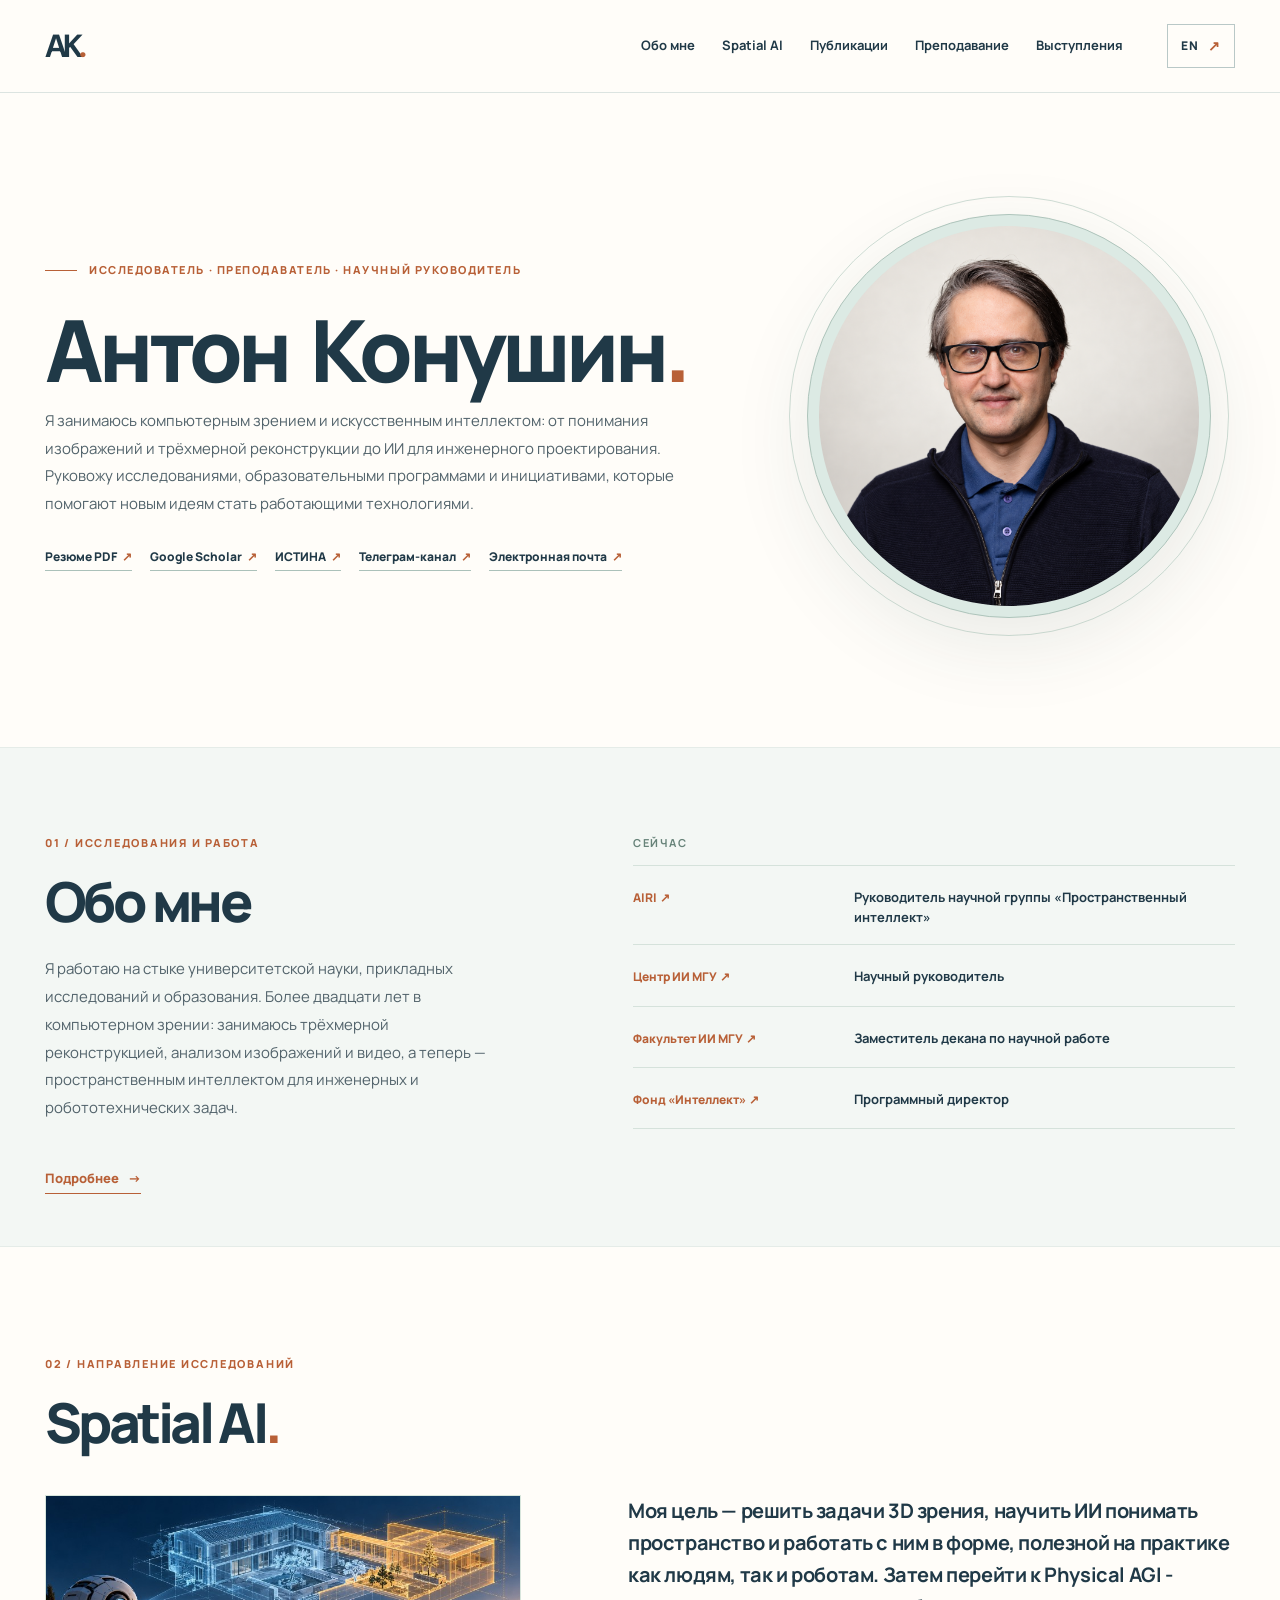
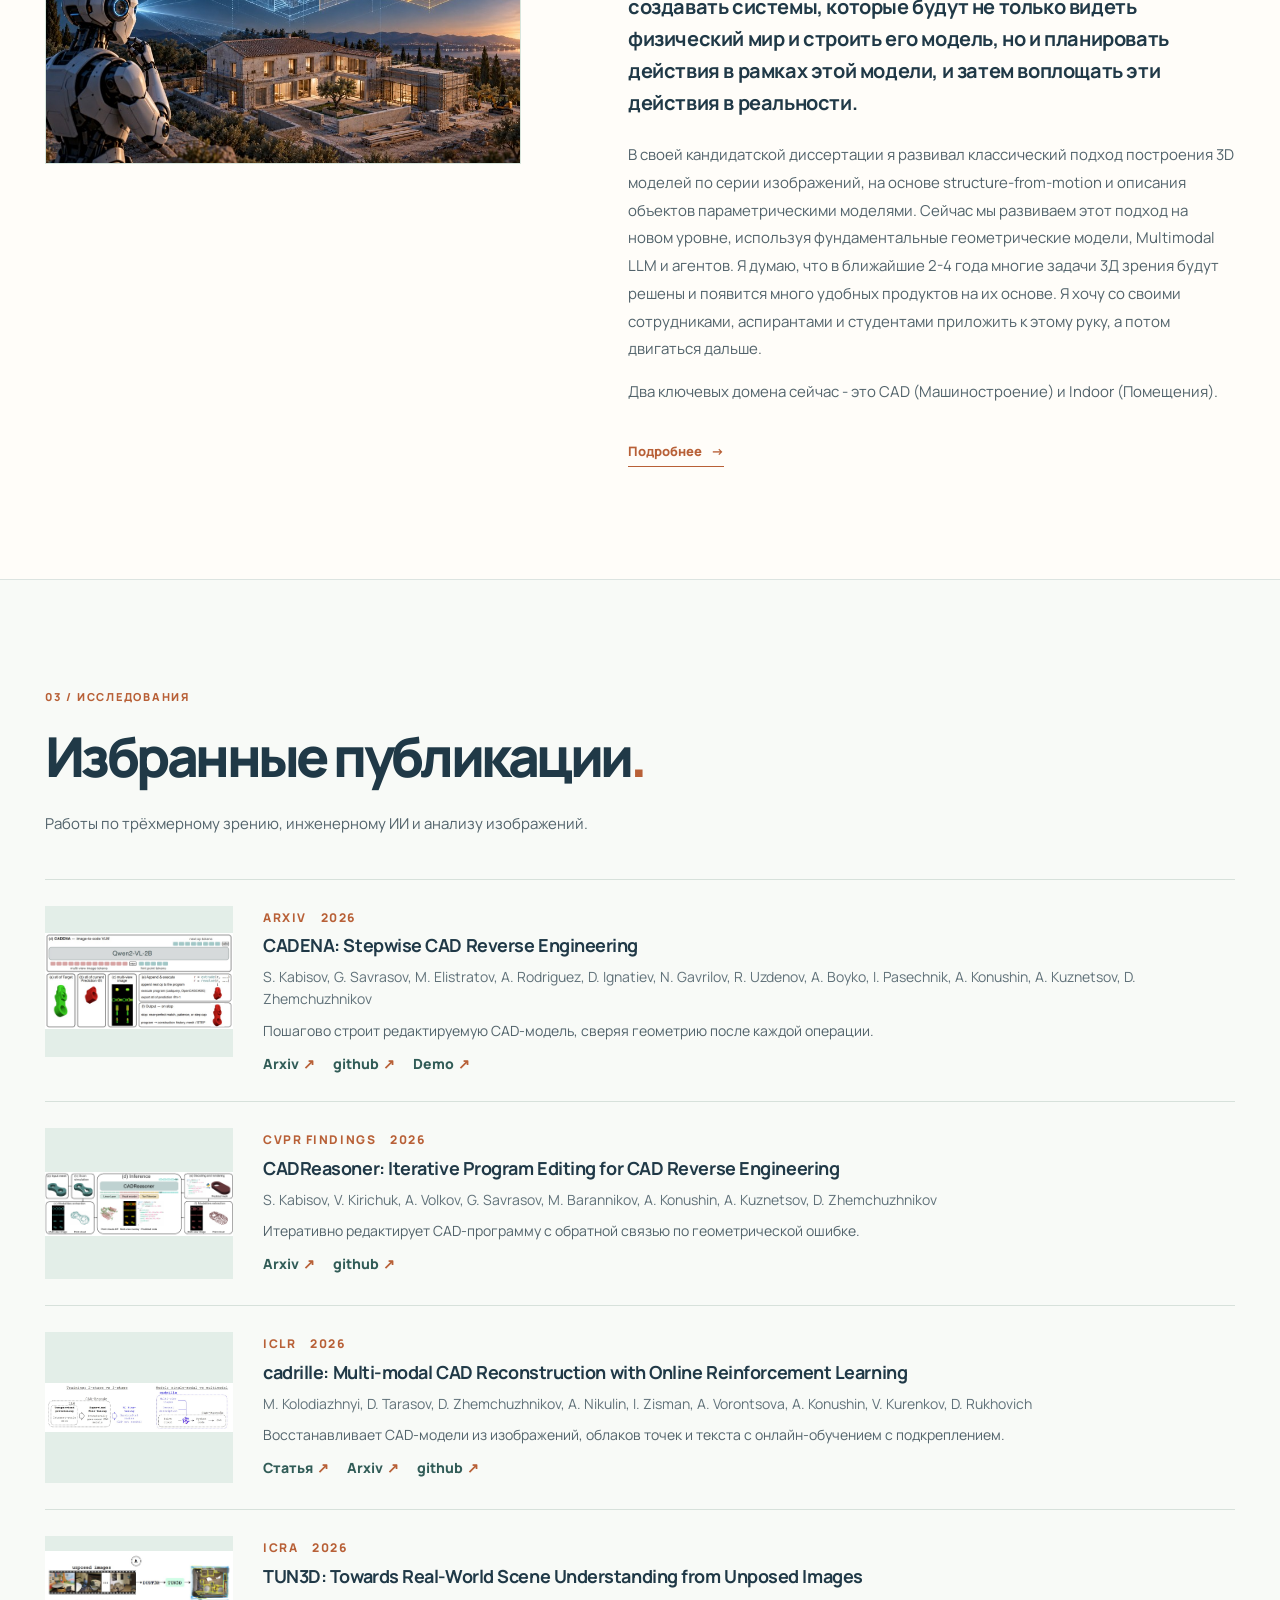
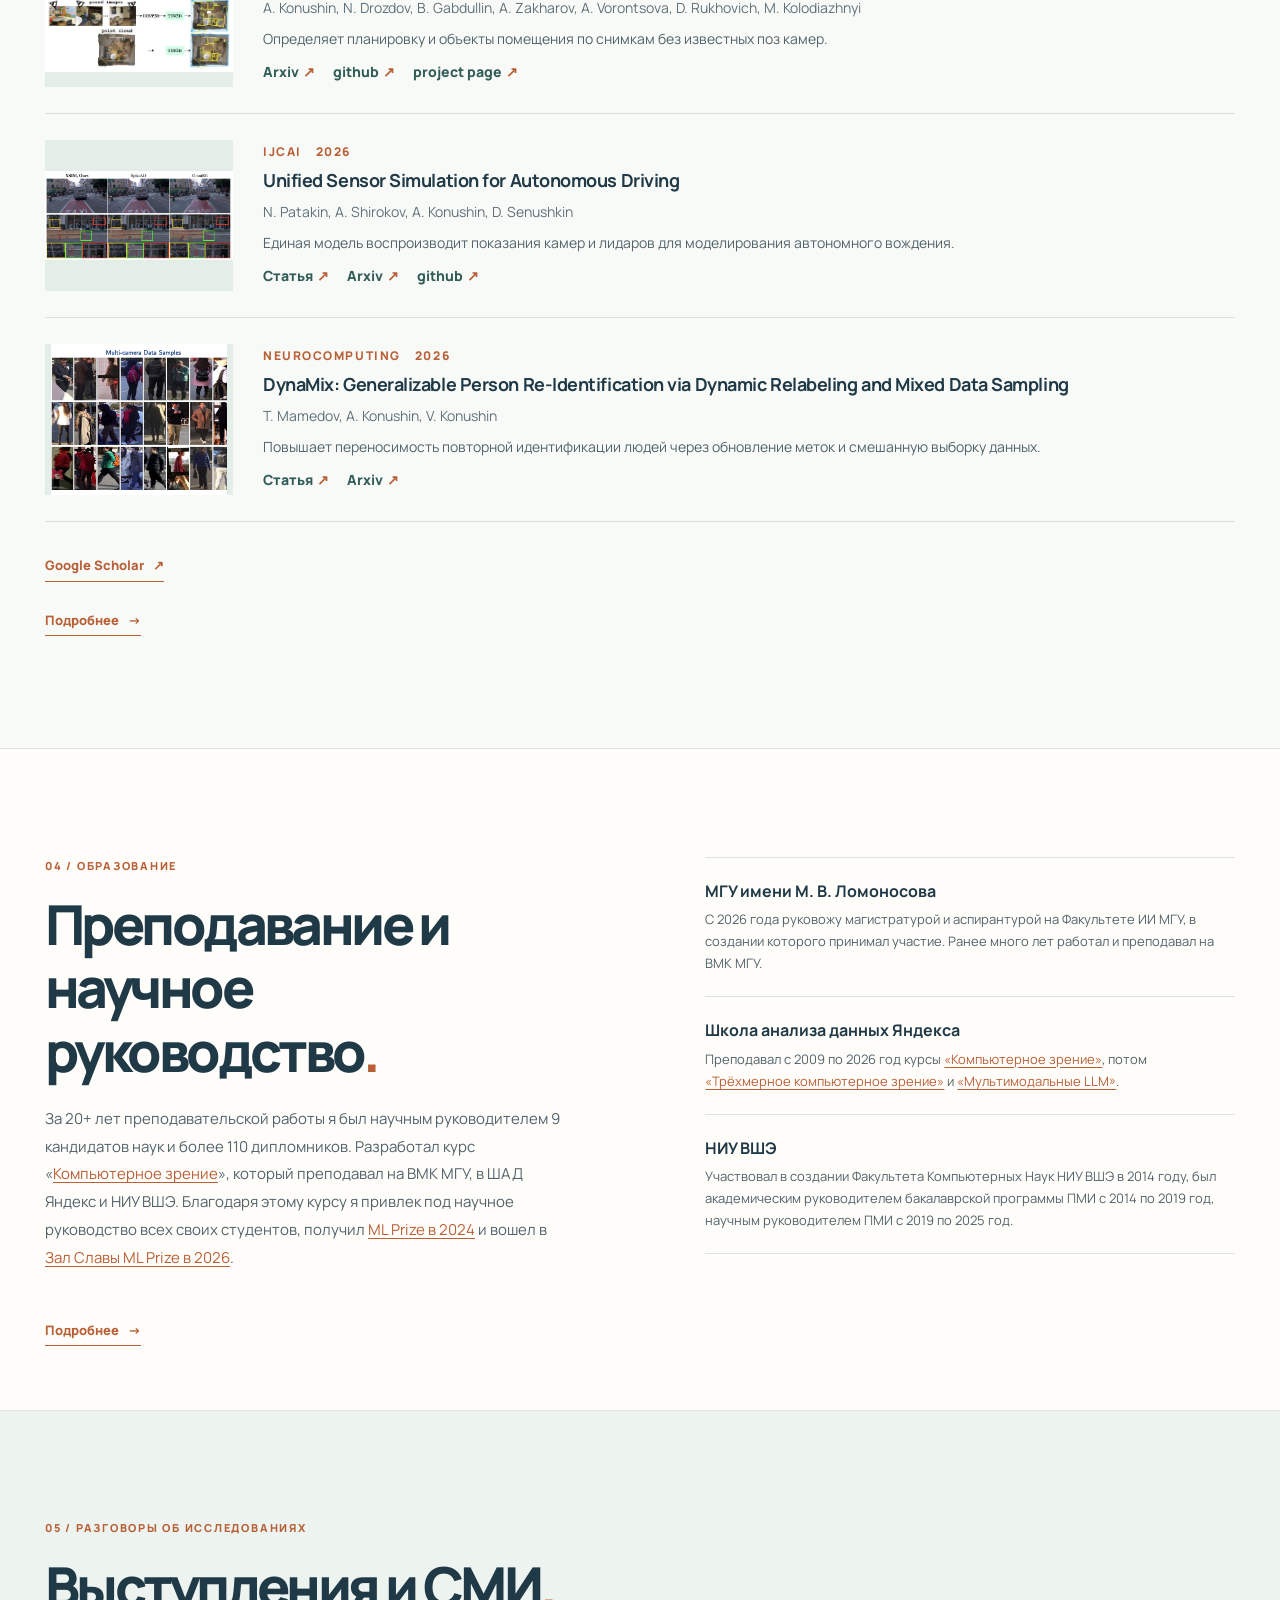
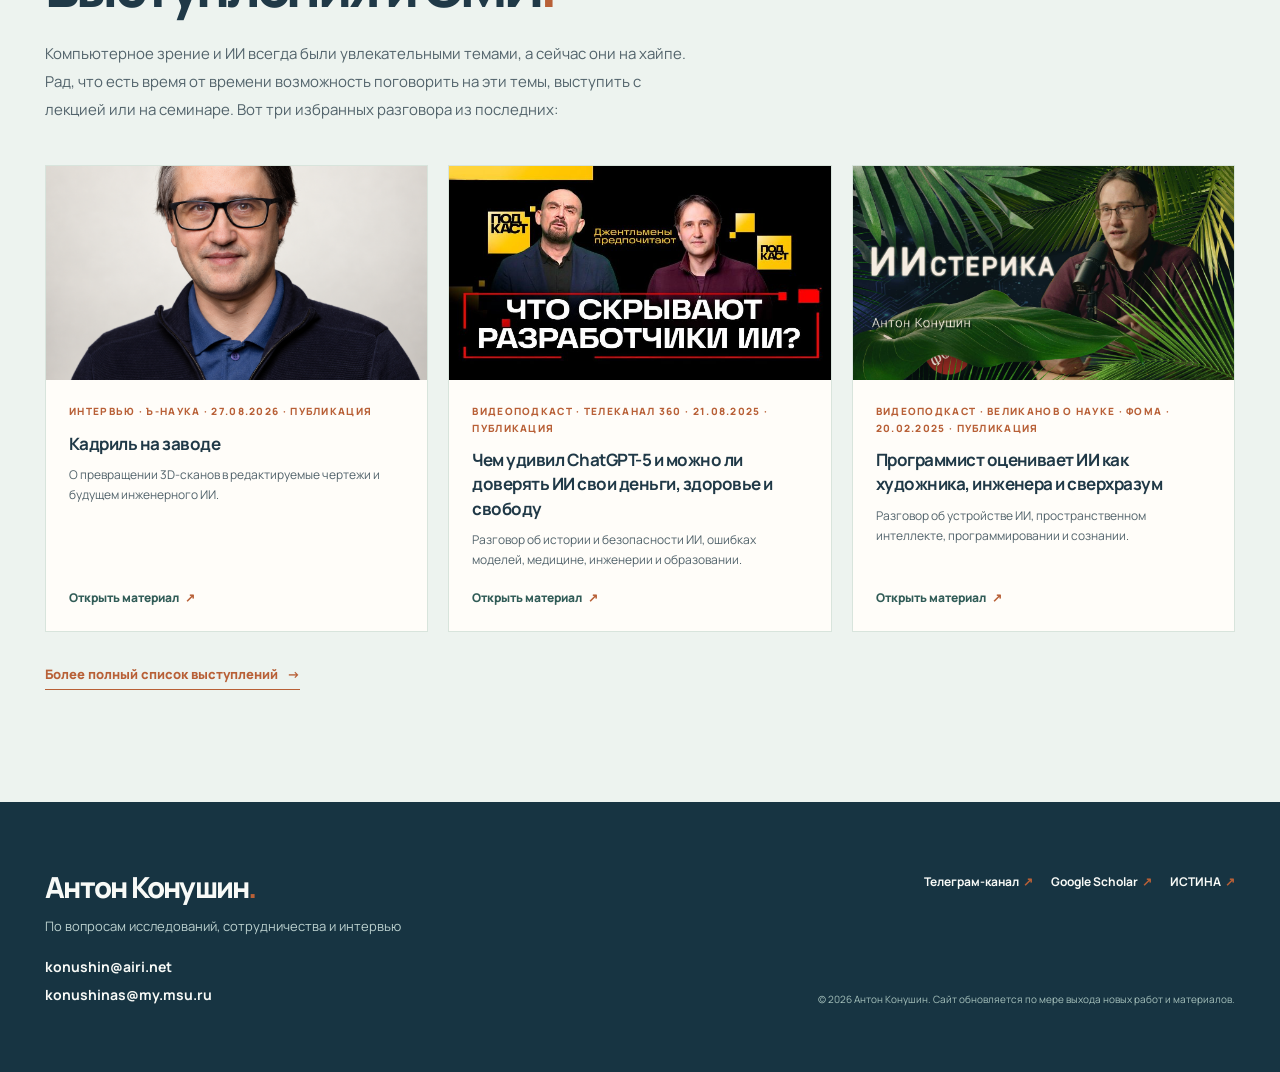
<file: index.html>
<!doctype html><html lang="ru"><head><meta charset="utf-8"><meta name="viewport" content="width=device-width,initial-scale=1"><meta name="color-scheme" content="light"><title>Антон Конушин</title><meta name="description" content="Я занимаюсь компьютерным зрением и искусственным интеллектом: от понимания изображений и трёхмерной реконструкции до ИИ для инженерного проектирования. Руковожу исследованиями, образовательными программами и инициативами, которые помогают новым идеям стать работающими технологиями."><link rel="canonical" href="https://antonkonushin.ru/"><link rel="alternate" hreflang="ru" href="https://antonkonushin.ru/"><link rel="alternate" hreflang="en" href="https://antonkonushin.ru/en/"><link rel="icon" type="image/svg+xml" href="assets/favicon.svg"><link rel="stylesheet" href="assets/styles.css"><meta property="og:type" content="profile"><meta property="og:title" content="Антон Конушин"><meta property="og:description" content="Я занимаюсь компьютерным зрением и искусственным интеллектом: от понимания изображений и трёхмерной реконструкции до ИИ для инженерного проектирования. Руковожу исследованиями, образовательными программами и инициативами, которые помогают новым идеям стать работающими технологиями."><meta property="og:url" content="https://antonkonushin.ru/"></head><body>
  <a class="skip-link" href="#main">К содержанию</a>
  <header class="site-header"><div class="shell header-inner"><a class="wordmark" href="index.html">AK<span class="wordmark-dot">.</span></a><nav aria-label="Основная навигация"><a href="#about">Обо мне</a><a href="#spatial-ai">Spatial AI</a><a href="#publications">Публикации</a><a href="#teaching">Преподавание</a><a href="#media">Выступления</a></nav><a class="lang-switch" href="en/index.html" lang="en">EN<span aria-hidden="true">↗</span></a></div></header>
  <main id="main"><section class="hero shell" aria-labelledby="hero-title"><div class="hero-copy"><p class="eyebrow"><span class="eyebrow-line"></span>Исследователь · преподаватель · научный руководитель</p><h1 id="hero-title">Антон Конушин<span class="period">.</span></h1><p class="hero-intro">Я занимаюсь компьютерным зрением и искусственным интеллектом: от понимания изображений и трёхмерной реконструкции до ИИ для инженерного проектирования. Руковожу исследованиями, образовательными программами и инициативами, которые помогают новым идеям стать работающими технологиями.</p><div class="hero-links" aria-label="Ссылки"><a href="assets/AntonKonushin_cv_2026.pdf" target="_blank" rel="noopener">Резюме PDF<span aria-hidden="true">↗</span></a><a class="" href="https://scholar.google.com/citations?user=ZT_k-wMAAAAJ&amp;hl=en" target="_blank" rel="noopener noreferrer">Google Scholar<span aria-hidden="true">↗</span></a><a class="" href="https://istina.msu.ru/profile/KonushinAS/" target="_blank" rel="noopener noreferrer">ИСТИНА<span aria-hidden="true">↗</span></a><a class="" href="https://t.me/ktoshiks" target="_blank" rel="noopener noreferrer">Телеграм-канал<span aria-hidden="true">↗</span></a><a href="mailto:konushin@airi.net">Электронная почта<span aria-hidden="true">↗</span></a></div></div><div class="hero-portrait"><div class="portrait-ring"><img src="assets/portrait.png" alt="Конушин Антон Сергеевич" width="640" height="640" fetchpriority="high"></div></div></section>
  <section class="roles-band" id="about" aria-labelledby="about-title"><div class="shell roles-layout"><div class="section-side"><span class="section-index">01 / Исследования и работа</span><h2 id="about-title">Обо мне</h2><p>Я работаю на стыке университетской науки, прикладных исследований и образования. Более двадцати лет в компьютерном зрении: занимаюсь трёхмерной реконструкцией, анализом изображений и видео, а теперь — пространственным интеллектом для инженерных и робототехнических задач.</p></div><div class="roles-list"><h3>Сейчас</h3><ul><li><span><a class="" href="https://airi.net/ru/" target="_blank" rel="noopener noreferrer">AIRI<span aria-hidden="true">↗</span></a></span><strong>Руководитель научной группы «Пространственный интеллект»</strong></li><li><span><a class="" href="https://aicenter.msu.ru/" target="_blank" rel="noopener noreferrer">Центр ИИ МГУ<span aria-hidden="true">↗</span></a></span><strong>Научный руководитель</strong></li><li><span><a class="" href="https://ai.msu.ru/" target="_blank" rel="noopener noreferrer">Факультет ИИ МГУ<span aria-hidden="true">↗</span></a></span><strong>Заместитель декана по научной работе</strong></li><li><span><a class="" href="https://intellect-foundation.ru/" target="_blank" rel="noopener noreferrer">Фонд «Интеллект»<span aria-hidden="true">↗</span></a></span><strong>Программный директор</strong></li></ul></div><a class="text-link section-more" href="about/index.html">Подробнее <span aria-hidden="true">→</span></a></div></section>
  <section class="section shell spatial" id="spatial-ai" aria-labelledby="spatial-title"><div class="section-heading"><span class="section-index">02 / Направление исследований</span><h2 id="spatial-title">Spatial AI<span class="period">.</span></h2></div><div class="spatial-layout"><div class="spatial-image"><img src="assets/SpatialAI.jpg" alt="Робот наблюдает трёхмерную модель здания" width="836" height="471" loading="lazy"></div><div class="spatial-copy"><p class="spatial-lead">Моя цель — решить задачи 3D зрения, научить ИИ понимать пространство и работать с ним в форме, полезной на практике как людям, так и роботам. Затем перейти к Physical AGI - создавать системы, которые будут не только видеть физический мир и строить его модель, но и планировать действия в рамках этой модели, и затем воплощать эти действия в реальности.</p><p>В своей кандидатской диссертации я развивал классический подход построения 3D моделей по серии изображений, на основе structure-from-motion и описания объектов параметрическими моделями. Сейчас мы развиваем этот подход на новом уровне, используя фундаментальные геометрические модели, Multimodal LLM и агентов. Я думаю, что в ближайшие 2-4 года многие задачи 3Д зрения будут решены и появится много удобных продуктов на их основе. Я хочу со своими сотрудниками, аспирантами и студентами приложить к этому руку, а потом двигаться дальше.</p><p>Два ключевых домена сейчас - это CAD (Машиностроение) и Indoor (Помещения).</p><div><a class="text-link section-more" href="spatial-ai/index.html">Подробнее <span aria-hidden="true">→</span></a></div></div></div></section>
  <section class="section publications-section" id="publications" aria-labelledby="publications-title"><div class="shell"><div class="section-heading"><span class="section-index">03 / Исследования</span><h2 id="publications-title">Избранные публикации<span class="period">.</span></h2><p>Работы по трёхмерному зрению, инженерному ИИ и анализу изображений.</p></div><div class="paper-list"><article class="paper" id="paper-cadena">
    <div class="paper-art has-image"><img src="assets/publications/cadena.jpg" alt="" width="188" height="151" loading="lazy"></div>
    <div class="paper-copy"><div class="paper-meta"><span>arXiv</span><span>2026</span></div><h3>CADENA: Stepwise CAD Reverse Engineering</h3><p class="authors">S. Kabisov, G. Savrasov, M. Elistratov, A. Rodriguez, D. Ignatiev, N. Gavrilov, R. Uzdenov, A. Boyko, I. Pasechnik, A. Konushin, A. Kuznetsov, D. Zhemchuzhnikov</p><p class="paper-summary">Пошагово строит редактируемую CAD-модель, сверяя геометрию после каждой операции.</p><div class="paper-links"><a class="" href="https://arxiv.org/abs/2608.00799" target="_blank" rel="noopener noreferrer">Arxiv<span aria-hidden="true">↗</span></a><a class="" href="https://github.com/zhemdi/cadena" target="_blank" rel="noopener noreferrer">github<span aria-hidden="true">↗</span></a><a class="" href="https://huggingface.co/spaces/kulibinai/cadena-stepwise-cad" target="_blank" rel="noopener noreferrer">Demo<span aria-hidden="true">↗</span></a></div></div>
  </article><article class="paper" id="paper-cadreasoner">
    <div class="paper-art has-image"><img src="assets/publications/cadreasoner.png" alt="" width="188" height="151" loading="lazy"></div>
    <div class="paper-copy"><div class="paper-meta"><span>CVPR Findings</span><span>2026</span></div><h3>CADReasoner: Iterative Program Editing for CAD Reverse Engineering</h3><p class="authors">S. Kabisov, V. Kirichuk, A. Volkov, G. Savrasov, M. Barannikov, A. Konushin, A. Kuznetsov, D. Zhemchuzhnikov</p><p class="paper-summary">Итеративно редактирует CAD-программу с обратной связью по геометрической ошибке.</p><div class="paper-links"><a class="" href="https://arxiv.org/abs/2603.29847" target="_blank" rel="noopener noreferrer">Arxiv<span aria-hidden="true">↗</span></a><a class="" href="https://github.com/zhemdi/CADReasoner" target="_blank" rel="noopener noreferrer">github<span aria-hidden="true">↗</span></a></div></div>
  </article><article class="paper" id="paper-cadrille">
    <div class="paper-art has-image"><img src="assets/publications/cadrille.jpg" alt="" width="188" height="151" loading="lazy"></div>
    <div class="paper-copy"><div class="paper-meta"><span>ICLR</span><span>2026</span></div><h3>cadrille: Multi-modal CAD Reconstruction with Online Reinforcement Learning</h3><p class="authors">M. Kolodiazhnyi, D. Tarasov, D. Zhemchuzhnikov, A. Nikulin, I. Zisman, A. Vorontsova, A. Konushin, V. Kurenkov, D. Rukhovich</p><p class="paper-summary">Восстанавливает CAD-модели из изображений, облаков точек и текста с онлайн-обучением с подкреплением.</p><div class="paper-links"><a class="" href="https://openreview.net/pdf?id=w2tnhhMbXv" target="_blank" rel="noopener noreferrer">Статья<span aria-hidden="true">↗</span></a><a class="" href="https://arxiv.org/abs/2505.22914" target="_blank" rel="noopener noreferrer">Arxiv<span aria-hidden="true">↗</span></a><a class="" href="https://github.com/col14m/cadrille" target="_blank" rel="noopener noreferrer">github<span aria-hidden="true">↗</span></a></div></div>
  </article><article class="paper" id="paper-tun3d">
    <div class="paper-art has-image"><img src="assets/publications/tun3d.jpg" alt="" width="188" height="151" loading="lazy"></div>
    <div class="paper-copy"><div class="paper-meta"><span>ICRA</span><span>2026</span></div><h3>TUN3D: Towards Real-World Scene Understanding from Unposed Images</h3><p class="authors">A. Konushin, N. Drozdov, B. Gabdullin, A. Zakharov, A. Vorontsova, D. Rukhovich, M. Kolodiazhnyi</p><p class="paper-summary">Определяет планировку и объекты помещения по снимкам без известных поз камер.</p><div class="paper-links"><a class="" href="https://arxiv.org/abs/2509.21388" target="_blank" rel="noopener noreferrer">Arxiv<span aria-hidden="true">↗</span></a><a class="" href="https://github.com/col14m/TUN3D" target="_blank" rel="noopener noreferrer">github<span aria-hidden="true">↗</span></a><a class="" href="https://bulatko.github.io/tun3d/" target="_blank" rel="noopener noreferrer">project page<span aria-hidden="true">↗</span></a></div></div>
  </article><article class="paper" id="paper-unified-sensor">
    <div class="paper-art has-image"><img src="assets/publications/unified-sensor.jpg" alt="" width="188" height="151" loading="lazy"></div>
    <div class="paper-copy"><div class="paper-meta"><span>IJCAI</span><span>2026</span></div><h3>Unified Sensor Simulation for Autonomous Driving</h3><p class="authors">N. Patakin, A. Shirokov, A. Konushin, D. Senushkin</p><p class="paper-summary">Единая модель воспроизводит показания камер и лидаров для моделирования автономного вождения.</p><div class="paper-links"><a class="" href="https://www.ijcai.org/proceedings/2026/168" target="_blank" rel="noopener noreferrer">Статья<span aria-hidden="true">↗</span></a><a class="" href="https://arxiv.org/abs/2602.05617" target="_blank" rel="noopener noreferrer">Arxiv<span aria-hidden="true">↗</span></a><a class="" href="https://github.com/whesense/XSIM" target="_blank" rel="noopener noreferrer">github<span aria-hidden="true">↗</span></a></div></div>
  </article><article class="paper" id="paper-dynamix">
    <div class="paper-art has-image"><img src="assets/publications/dynamix.png" alt="" width="188" height="151" loading="lazy"></div>
    <div class="paper-copy"><div class="paper-meta"><span>Neurocomputing</span><span>2026</span></div><h3>DynaMix: Generalizable Person Re-Identification via Dynamic Relabeling and Mixed Data Sampling</h3><p class="authors">T. Mamedov, A. Konushin, V. Konushin</p><p class="paper-summary">Повышает переносимость повторной идентификации людей через обновление меток и смешанную выборку данных.</p><div class="paper-links"><a class="" href="https://www.sciencedirect.com/science/article/pii/S0925231225031182" target="_blank" rel="noopener noreferrer">Статья<span aria-hidden="true">↗</span></a><a class="" href="https://arxiv.org/abs/2511.19067" target="_blank" rel="noopener noreferrer">Arxiv<span aria-hidden="true">↗</span></a></div></div>
  </article></div><div class="all-works"><a class="text-link" href="https://scholar.google.com/citations?user=ZT_k-wMAAAAJ&amp;hl=en" target="_blank" rel="noopener noreferrer">Google Scholar<span aria-hidden="true">↗</span></a></div><a class="text-link section-more" href="publications/index.html">Подробнее <span aria-hidden="true">→</span></a></div></section>
  <section class="section shell teaching-section" id="teaching" aria-labelledby="teaching-title"><div class="section-heading"><span class="section-index">04 / Образование</span><h2 id="teaching-title">Преподавание и научное руководство<span class="period">.</span></h2><p>За 20+ лет преподавательской работы я был научным руководителем 9 кандидатов наук и более 110 дипломников. Разработал курс «<a href="https://www.youtube.com/playlist?list=PLbwKcm5vdiSbPcSIcX-2NnVhQdZil9a-Y" target="_blank" rel="noopener noreferrer">Компьютерное зрение</a>», который преподавал на ВМК МГУ, в ШАД Яндекс и НИУ ВШЭ. Благодаря этому курсу я привлек под научное руководство всех своих студентов, получил <a href="https://yandex.ru/company/news/02-31-10-2024" target="_blank" rel="noopener noreferrer">ML Prize в 2024</a> и вошел в <a href="https://yandex.ru/company/news/19-09-2026-01" target="_blank" rel="noopener noreferrer">Зал Славы ML Prize в 2026</a>.</p></div><ul class="teaching-list"><li><h3>МГУ имени М. В. Ломоносова</h3><p>С 2026 года руковожу магистратурой и аспирантурой на Факультете ИИ МГУ, в создании которого принимал участие. Ранее много лет работал и преподавал на ВМК МГУ.</p></li><li><h3>Школа анализа данных Яндекса</h3><p>Преподавал с 2009 по 2026 год курсы <a href="https://www.youtube.com/playlist?list=PLbwKcm5vdiSbPcSIcX-2NnVhQdZil9a-Y" target="_blank" rel="noopener noreferrer">«Компьютерное зрение»</a>, потом <a href="https://vkvideo.ru/playlist/-227352629_10" target="_blank" rel="noopener noreferrer">«Трёхмерное компьютерное зрение»</a> и <a href="https://www.youtube.com/playlist?list=PLWI0ElBVXPkatrbB-ZN36YDY14vZOU--C" target="_blank" rel="noopener noreferrer">«Мультимодальные LLM»</a>.</p></li><li><h3>НИУ ВШЭ</h3><p>Участвовал в создании Факультета Компьютерных Наук НИУ ВШЭ в 2014 году, был академическим руководителем бакалаврской программы ПМИ с 2014 по 2019 год, научным руководителем ПМИ с 2019 по 2025 год.</p></li></ul><a class="text-link section-more" href="teaching/index.html">Подробнее <span aria-hidden="true">→</span></a></section>
  <section class="section media-section" id="media" aria-labelledby="media-title"><div class="shell"><div class="section-heading"><span class="section-index">05 / Разговоры об исследованиях</span><h2 id="media-title">Выступления и СМИ<span class="period">.</span></h2><p>Компьютерное зрение и ИИ всегда были увлекательными темами, а сейчас они на хайпе. Рад, что есть время от времени возможность поговорить на эти темы, выступить с лекцией или на семинаре. Вот три избранных разговора из последних:</p></div><div class="media-grid"><article class="media-card"><div class="media-art has-image"><img src="assets/portrait.png" alt="" loading="lazy"></div><div class="media-body"><div class="media-meta">Интервью · Ъ-Наука · 27.08.2026 · публикация</div><h3>Кадриль на заводе</h3><p>О превращении 3D-сканов в редактируемые чертежи и будущем инженерного ИИ.</p><a class="" href="https://www.kommersant.ru/doc/8907153" target="_blank" rel="noopener noreferrer">Открыть материал<span aria-hidden="true">↗</span></a></div></article><article class="media-card"><div class="media-art has-image"><img src="assets/appearances/2025-360.jpg" alt="" loading="lazy"></div><div class="media-body"><div class="media-meta">Видеоподкаст · Телеканал 360 · 21.08.2025 · публикация</div><h3>Чем удивил ChatGPT-5 и можно ли доверять ИИ свои деньги, здоровье и свободу</h3><p>Разговор об истории и безопасности ИИ, ошибках моделей, медицине, инженерии и образовании.</p><a class="" href="https://vkvideo.ru/video-43618728_456344205" target="_blank" rel="noopener noreferrer">Открыть материал<span aria-hidden="true">↗</span></a></div></article><article class="media-card"><div class="media-art has-image"><img src="assets/appearances/2025-foma.jpg" alt="" loading="lazy"></div><div class="media-body"><div class="media-meta">Видеоподкаст · Великанов о науке · Фома · 20.02.2025 · публикация</div><h3>Программист оценивает ИИ как художника, инженера и сверхразум</h3><p>Разговор об устройстве ИИ, пространственном интеллекте, программировании и сознании.</p><a class="" href="https://rutube.ru/video/fa805a7a292ce503edb2bb02f49390f0/" target="_blank" rel="noopener noreferrer">Открыть материал<span aria-hidden="true">↗</span></a></div></article></div><a class="text-link section-more" href="media/index.html">Более полный список выступлений <span aria-hidden="true">→</span></a></div></section></main>
  <footer class="footer"><div class="shell footer-inner"><div><p class="footer-name">Антон Конушин<span class="period">.</span></p><p>По вопросам исследований, сотрудничества и интервью</p><div class="footer-emails"><a href="mailto:konushin@airi.net">konushin@airi.net</a><a href="mailto:konushinas@my.msu.ru">konushinas@my.msu.ru</a></div></div><div class="footer-right"><div><a class="" href="https://t.me/ktoshiks" target="_blank" rel="noopener noreferrer">Телеграм-канал<span aria-hidden="true">↗</span></a><a class="" href="https://scholar.google.com/citations?user=ZT_k-wMAAAAJ&amp;hl=en" target="_blank" rel="noopener noreferrer">Google Scholar<span aria-hidden="true">↗</span></a><a class="" href="https://istina.msu.ru/profile/KonushinAS/" target="_blank" rel="noopener noreferrer">ИСТИНА<span aria-hidden="true">↗</span></a></div><small>© 2026 Антон Конушин. Сайт обновляется по мере выхода новых работ и материалов.</small></div></div></footer>
  </body></html>
</file>
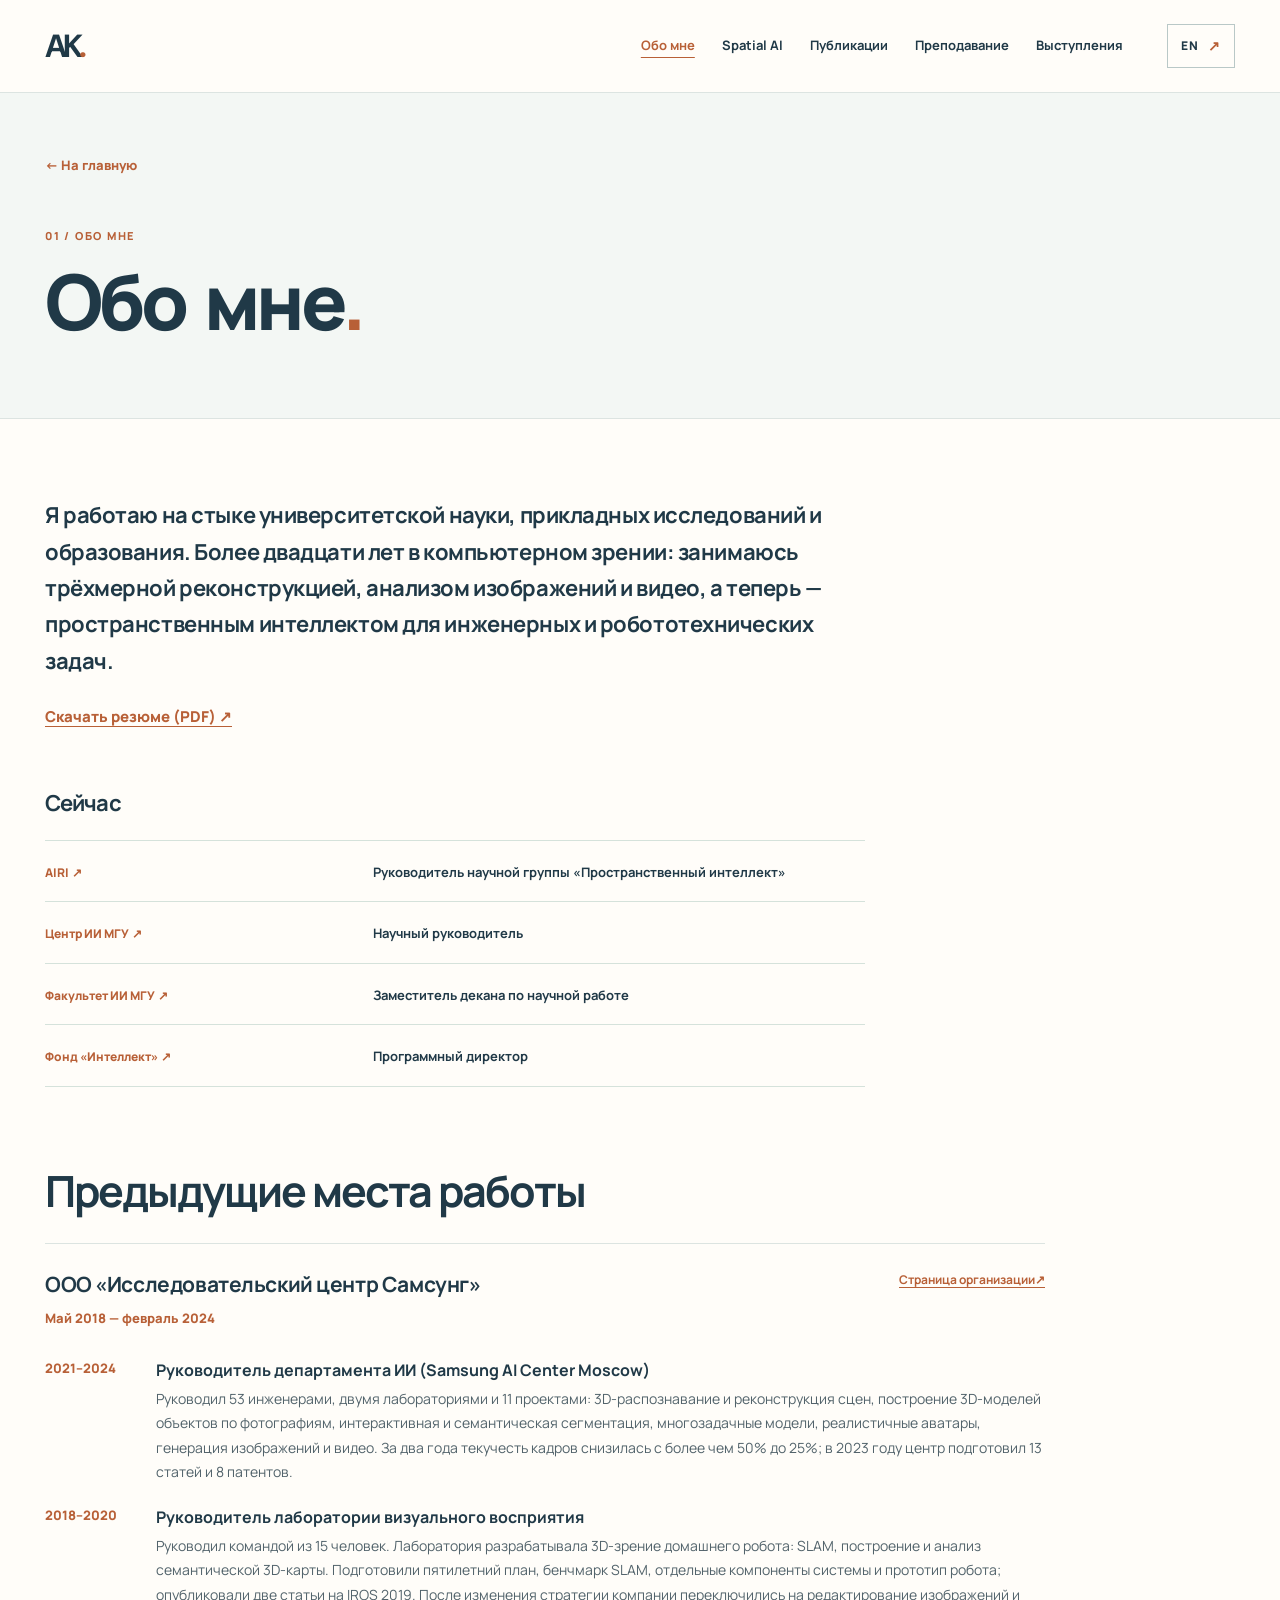
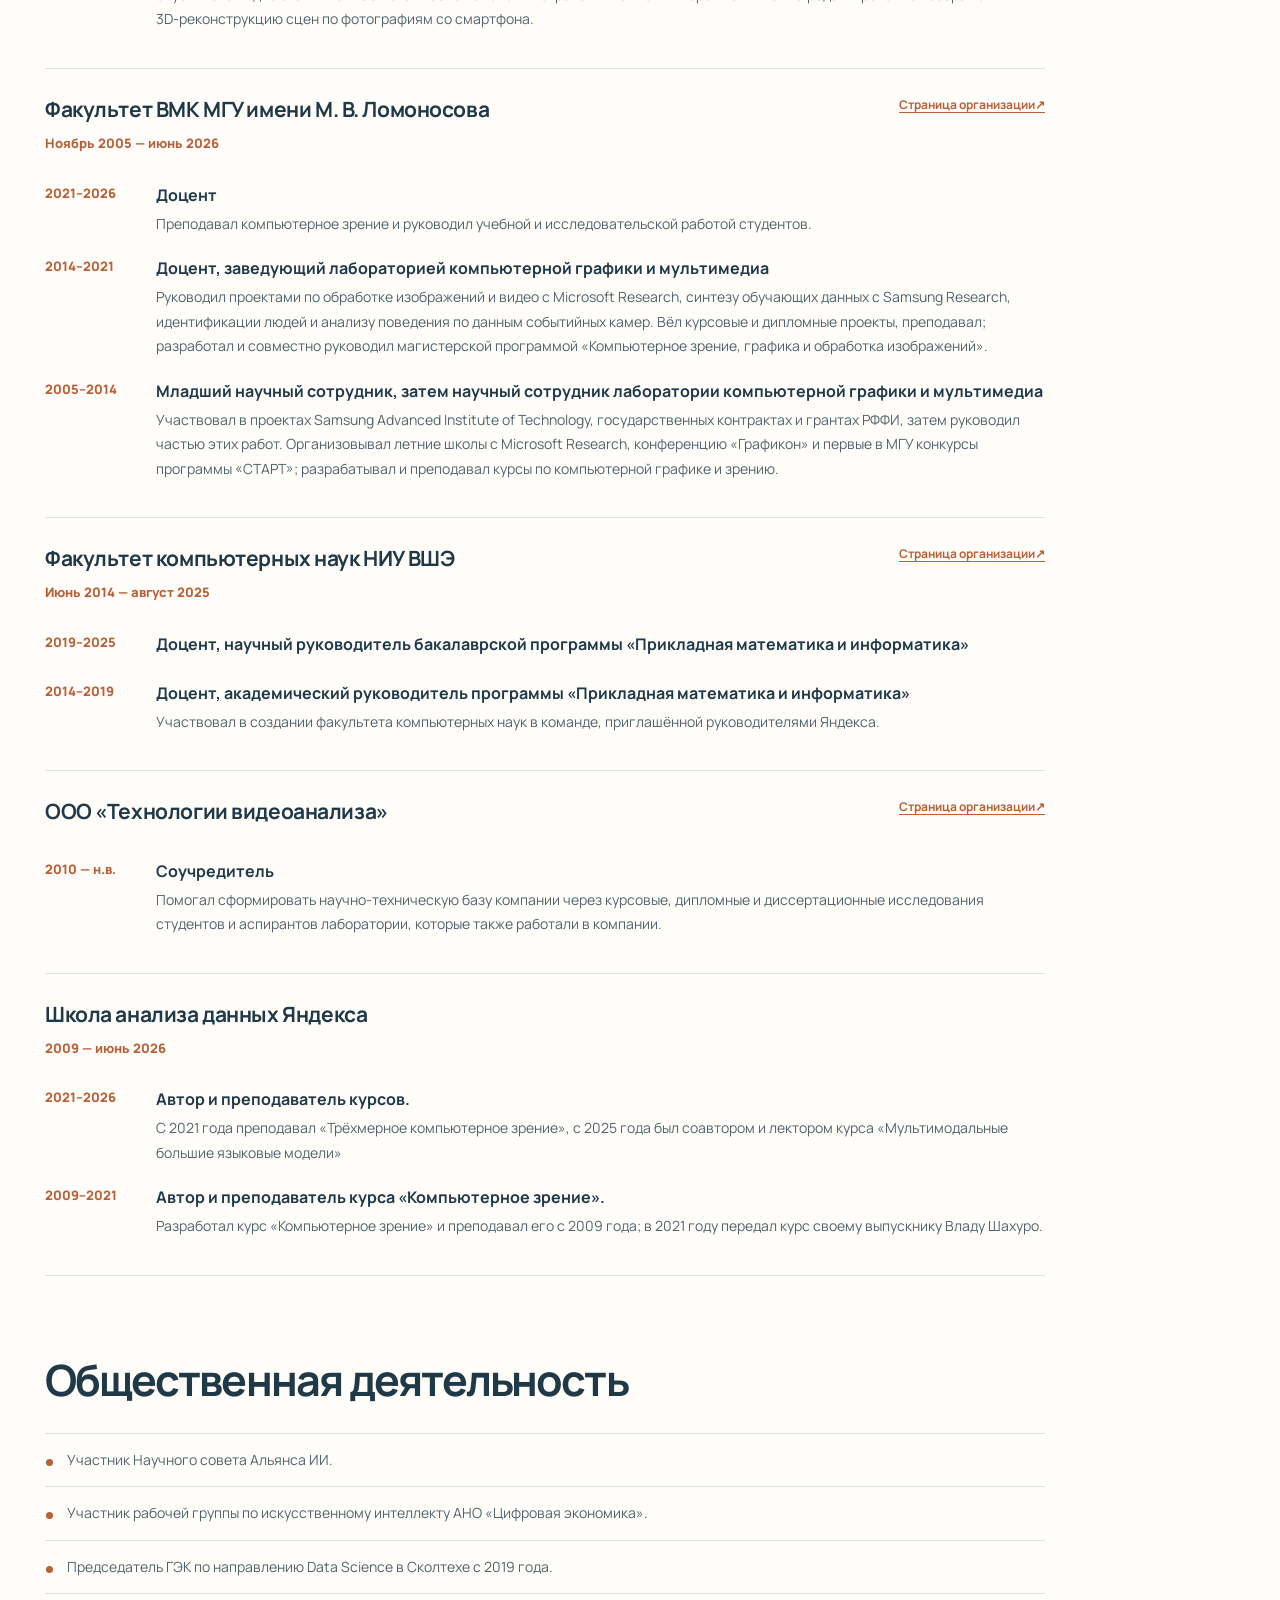
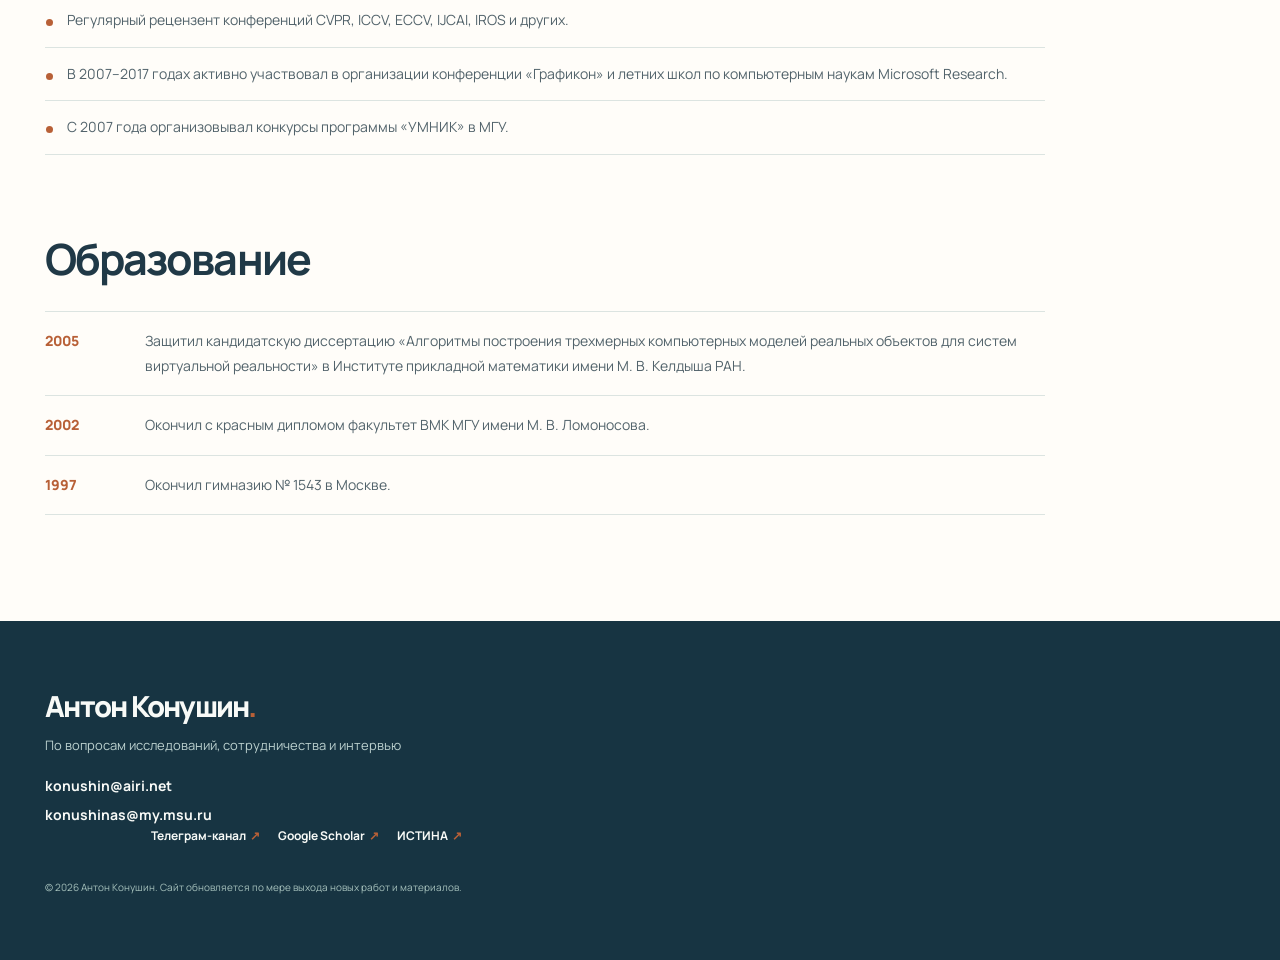
<file: about/index.html>
<!doctype html><html lang="ru"><head><meta charset="utf-8"><meta name="viewport" content="width=device-width,initial-scale=1"><meta name="color-scheme" content="light"><title>Обо мне — Антон Конушин</title><meta name="description" content="Я работаю на стыке университетской науки, прикладных исследований и образования. Более двадцати лет в компьютерном зрении: занимаюсь трёхмерной реконструкцией, анализом изображений и видео, а теперь — пространственным интеллектом для инженерных и робототехнических задач."><link rel="canonical" href="https://antonkonushin.ru/about/"><link rel="alternate" hreflang="ru" href="https://antonkonushin.ru/about/"><link rel="alternate" hreflang="en" href="https://antonkonushin.ru/en/about/"><link rel="icon" type="image/svg+xml" href="../assets/favicon.svg"><link rel="stylesheet" href="../assets/styles.css"><meta property="og:type" content="profile"><meta property="og:title" content="Обо мне — Антон Конушин"><meta property="og:description" content="Я работаю на стыке университетской науки, прикладных исследований и образования. Более двадцати лет в компьютерном зрении: занимаюсь трёхмерной реконструкцией, анализом изображений и видео, а теперь — пространственным интеллектом для инженерных и робототехнических задач."><meta property="og:url" content="https://antonkonushin.ru/about/"></head><body>
  <a class="skip-link" href="#main">К содержанию</a>
  <header class="site-header"><div class="shell header-inner"><a class="wordmark" href="../index.html">AK<span class="wordmark-dot">.</span></a><nav aria-label="Основная навигация"><a href="index.html" aria-current="page">Обо мне</a><a href="../spatial-ai/index.html">Spatial AI</a><a href="../publications/index.html">Публикации</a><a href="../teaching/index.html">Преподавание</a><a href="../media/index.html">Выступления</a></nav><a class="lang-switch" href="../en/about/index.html" lang="en">EN<span aria-hidden="true">↗</span></a></div></header>
  <main id="main"><section class="detail-hero"><div class="shell"><a class="back-link" href="../index.html">← На главную</a><span class="section-index">01 / Обо мне</span><h1>Обо мне<span class="period">.</span></h1></div></section><section class="detail-content shell"><div class="detail-prose"><p class="detail-lead">Я работаю на стыке университетской науки, прикладных исследований и образования. Более двадцати лет в компьютерном зрении: занимаюсь трёхмерной реконструкцией, анализом изображений и видео, а теперь — пространственным интеллектом для инженерных и робототехнических задач.</p><p><a class="cv-download" href="../assets/AntonKonushin_cv_2026.pdf" target="_blank" rel="noopener">Скачать резюме (PDF)<span aria-hidden="true"> ↗</span></a></p></div><div class="detail-roles roles-list"><h2>Сейчас</h2><ul><li><span><a class="" href="https://airi.net/ru/" target="_blank" rel="noopener noreferrer">AIRI<span aria-hidden="true">↗</span></a></span><strong>Руководитель научной группы «Пространственный интеллект»</strong></li><li><span><a class="" href="https://aicenter.msu.ru/" target="_blank" rel="noopener noreferrer">Центр ИИ МГУ<span aria-hidden="true">↗</span></a></span><strong>Научный руководитель</strong></li><li><span><a class="" href="https://ai.msu.ru/" target="_blank" rel="noopener noreferrer">Факультет ИИ МГУ<span aria-hidden="true">↗</span></a></span><strong>Заместитель декана по научной работе</strong></li><li><span><a class="" href="https://intellect-foundation.ru/" target="_blank" rel="noopener noreferrer">Фонд «Интеллект»<span aria-hidden="true">↗</span></a></span><strong>Программный директор</strong></li></ul></div><section class="cv-section" id="previous-work" aria-labelledby="previous-work-title"><h2 id="previous-work-title">Предыдущие места работы</h2><div class="cv-work-list"><article class="cv-work"><div class="cv-work-heading"><div><h3>ООО «Исследовательский центр Самсунг»</h3><span class="cv-period">Май 2018 — февраль 2024</span></div><a class="cv-work-link" href="https://web.archive.org/web/20220622132527/https://research.samsung.com/aicenter_moscow" target="_blank" rel="noopener noreferrer">Страница организации<span aria-hidden="true">↗</span></a></div><ul><li><span class="cv-position-period">2021–2024</span><div><h4>Руководитель департамента ИИ (Samsung AI Center Moscow)</h4><p>Руководил 53 инженерами, двумя лабораториями и 11 проектами: 3D-распознавание и реконструкция сцен, построение 3D-моделей объектов по фотографиям, интерактивная и семантическая сегментация, многозадачные модели, реалистичные аватары, генерация изображений и видео. За два года текучесть кадров снизилась с более чем 50% до 25%; в 2023 году центр подготовил 13 статей и 8 патентов.</p></div></li><li><span class="cv-position-period">2018–2020</span><div><h4>Руководитель лаборатории визуального восприятия</h4><p>Руководил командой из 15 человек. Лаборатория разрабатывала 3D-зрение домашнего робота: SLAM, построение и анализ семантической 3D-карты. Подготовили пятилетний план, бенчмарк SLAM, отдельные компоненты системы и прототип робота; опубликовали две статьи на IROS 2019. После изменения стратегии компании переключились на редактирование изображений и 3D-реконструкцию сцен по фотографиям со смартфона.</p></div></li></ul></article><article class="cv-work"><div class="cv-work-heading"><div><h3>Факультет ВМК МГУ имени М. В. Ломоносова</h3><span class="cv-period">Ноябрь 2005 — июнь 2026</span></div><a class="cv-work-link" href="https://istina.msu.ru/profile/KonushinAS/" target="_blank" rel="noopener noreferrer">Страница организации<span aria-hidden="true">↗</span></a></div><ul><li><span class="cv-position-period">2021–2026</span><div><h4>Доцент</h4><p>Преподавал компьютерное зрение и руководил учебной и исследовательской работой студентов.</p></div></li><li><span class="cv-position-period">2014–2021</span><div><h4>Доцент, заведующий лабораторией компьютерной графики и мультимедиа</h4><p>Руководил проектами по обработке изображений и видео с Microsoft Research, синтезу обучающих данных с Samsung Research, идентификации людей и анализу поведения по данным событийных камер. Вёл курсовые и дипломные проекты, преподавал; разработал и совместно руководил магистерской программой «Компьютерное зрение, графика и обработка изображений».</p></div></li><li><span class="cv-position-period">2005–2014</span><div><h4>Младший научный сотрудник, затем научный сотрудник лаборатории компьютерной графики и мультимедиа</h4><p>Участвовал в проектах Samsung Advanced Institute of Technology, государственных контрактах и грантах РФФИ, затем руководил частью этих работ. Организовывал летние школы с Microsoft Research, конференцию «Графикон» и первые в МГУ конкурсы программы «СТАРТ»; разрабатывал и преподавал курсы по компьютерной графике и зрению.</p></div></li></ul></article><article class="cv-work"><div class="cv-work-heading"><div><h3>Факультет компьютерных наук НИУ ВШЭ</h3><span class="cv-period">Июнь 2014 — август 2025</span></div><a class="cv-work-link" href="https://www.hse.ru/gold/cm/progress_hse/2019/konushin" target="_blank" rel="noopener noreferrer">Страница организации<span aria-hidden="true">↗</span></a></div><ul><li><span class="cv-position-period">2019–2025</span><div><h4>Доцент, научный руководитель бакалаврской программы «Прикладная математика и информатика»</h4></div></li><li><span class="cv-position-period">2014–2019</span><div><h4>Доцент, академический руководитель программы «Прикладная математика и информатика»</h4><p>Участвовал в создании факультета компьютерных наук в команде, приглашённой руководителями Яндекса.</p></div></li></ul></article><article class="cv-work"><div class="cv-work-heading"><div><h3>ООО «Технологии видеоанализа»</h3></div><a class="cv-work-link" href="https://tevian.ai/" target="_blank" rel="noopener noreferrer">Страница организации<span aria-hidden="true">↗</span></a></div><ul><li><span class="cv-position-period">2010 — н.в.</span><div><h4>Соучредитель</h4><p>Помогал сформировать научно-техническую базу компании через курсовые, дипломные и диссертационные исследования студентов и аспирантов лаборатории, которые также работали в компании.</p></div></li></ul></article><article class="cv-work"><div class="cv-work-heading"><div><h3>Школа анализа данных Яндекса</h3><span class="cv-period">2009 — июнь 2026</span></div></div><ul><li><span class="cv-position-period">2021–2026</span><div><h4>Автор и преподаватель курсов.</h4><p>С 2021 года преподавал «Трёхмерное компьютерное зрение», с 2025 года был соавтором и лектором курса «Мультимодальные большие языковые модели»</p></div></li><li><span class="cv-position-period">2009–2021</span><div><h4>Автор и преподаватель курса «Компьютерное зрение».</h4><p>Разработал курс «Компьютерное зрение» и преподавал его с 2009 года; в 2021 году передал курс своему выпускнику Владу Шахуро.</p></div></li></ul></article></div></section><section class="cv-section" id="public-service" aria-labelledby="public-service-title"><h2 id="public-service-title">Общественная деятельность</h2><ul class="cv-simple-list"><li>Участник Научного совета Альянса ИИ.</li><li>Участник рабочей группы по искусственному интеллекту АНО «Цифровая экономика».</li><li>Председатель ГЭК по направлению Data Science в Сколтехе с 2019 года.</li><li>Регулярный рецензент конференций CVPR, ICCV, ECCV, IJCAI, IROS и других.</li><li>В 2007–2017 годах активно участвовал в организации конференции «Графикон» и летних школ по компьютерным наукам Microsoft Research.</li><li>С 2007 года организовывал конкурсы программы «УМНИК» в МГУ.</li></ul></section><section class="cv-section" id="education" aria-labelledby="education-title"><h2 id="education-title">Образование</h2><ul class="cv-education-list"><li><span class="cv-education-year">2005</span><p>Защитил кандидатскую диссертацию «Алгоритмы построения трехмерных компьютерных моделей реальных объектов для систем виртуальной реальности» в Институте прикладной математики имени М. В. Келдыша РАН.</p></li><li><span class="cv-education-year">2002</span><p>Окончил с красным дипломом факультет ВМК МГУ имени М. В. Ломоносова.</p></li><li><span class="cv-education-year">1997</span><p>Окончил гимназию № 1543 в Москве.</p></li></ul></section></section></main>
  <footer class="footer"><div class="shell footer-inner"><div><p class="footer-name">Антон Конушин<span class="period">.</span></p><p>По вопросам исследований, сотрудничества и интервью</p><div class="footer-emails"><a href="mailto:konushin@airi.net">konushin@airi.net</a><a href="mailto:konushinas@my.msu.ru">konushinas@my.msu.ru</a></div><div class="footer-right"><div><a class="" href="https://t.me/ktoshiks" target="_blank" rel="noopener noreferrer">Телеграм-канал<span aria-hidden="true">↗</span></a><a class="" href="https://scholar.google.com/citations?user=ZT_k-wMAAAAJ&amp;hl=en" target="_blank" rel="noopener noreferrer">Google Scholar<span aria-hidden="true">↗</span></a><a class="" href="https://istina.msu.ru/profile/KonushinAS/" target="_blank" rel="noopener noreferrer">ИСТИНА<span aria-hidden="true">↗</span></a></div><small>© 2026 Антон Конушин. Сайт обновляется по мере выхода новых работ и материалов.</small></div></div></footer></body></html>
</file>
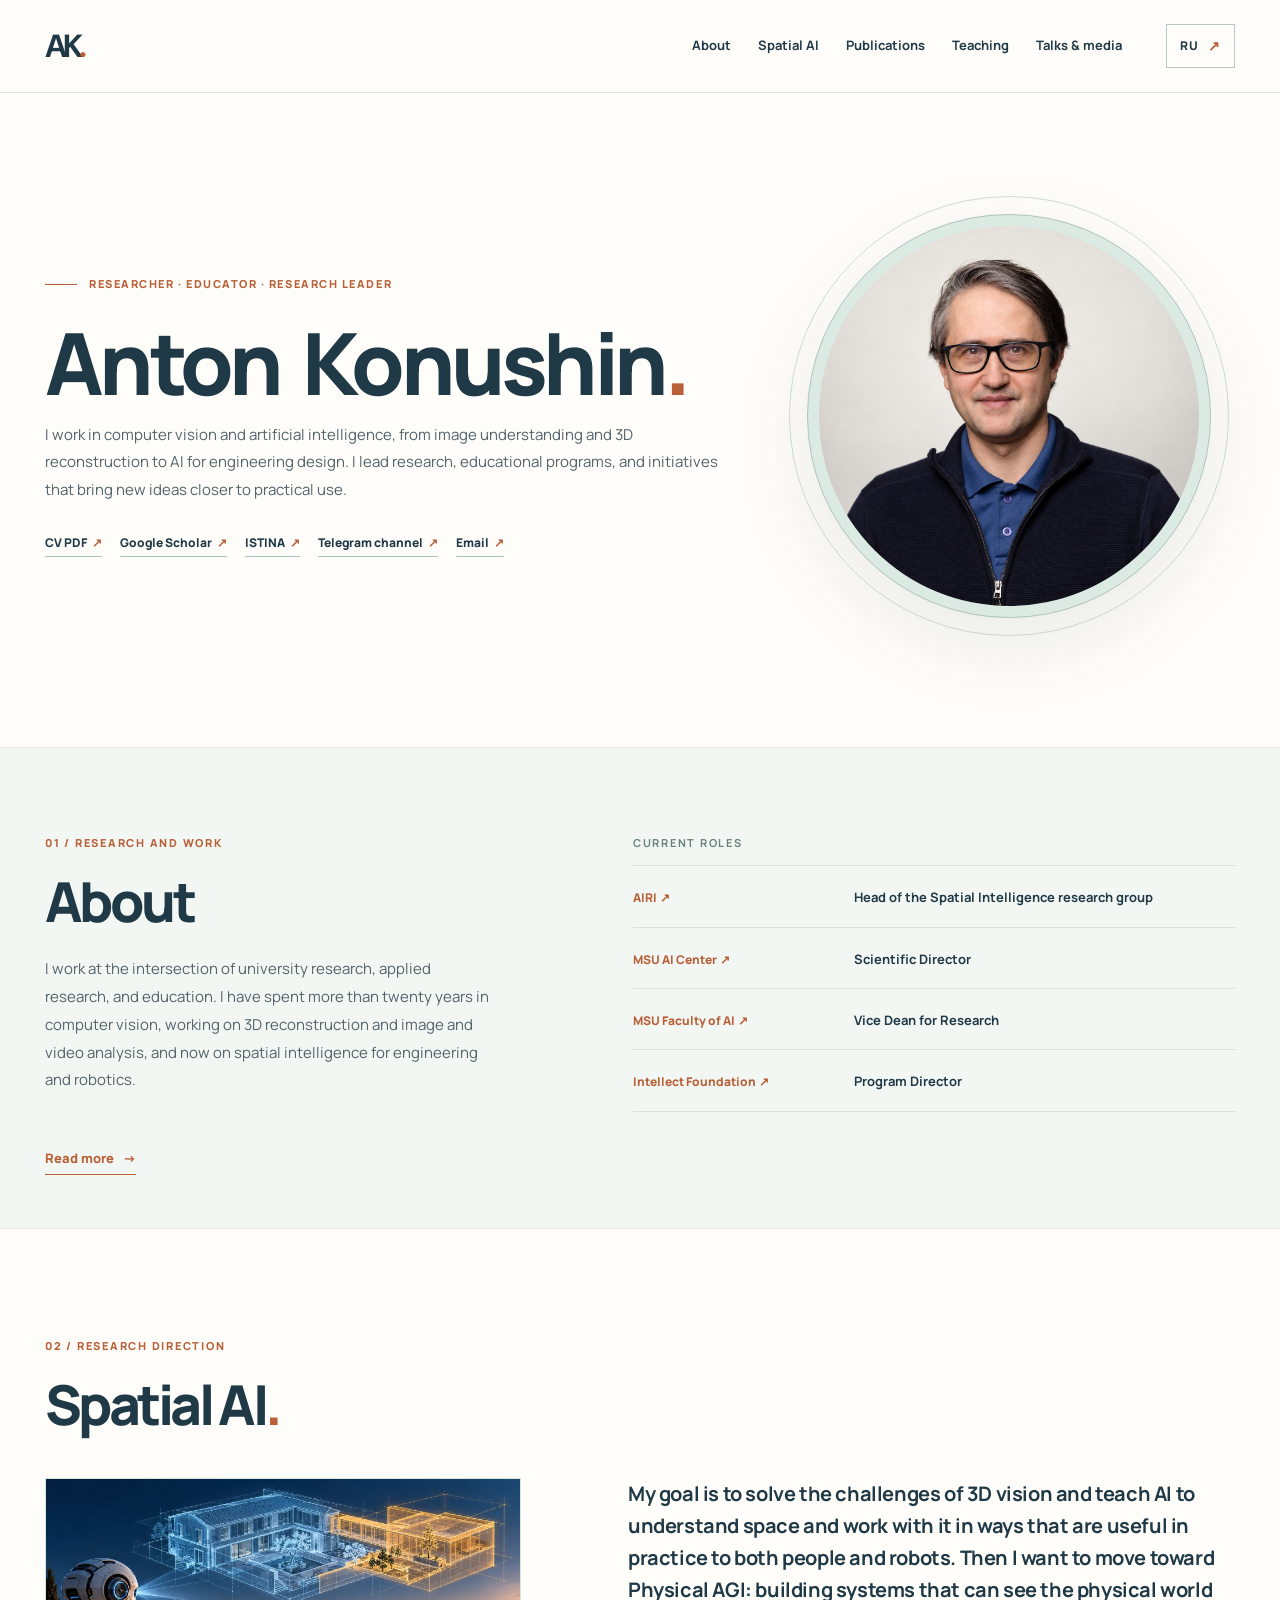
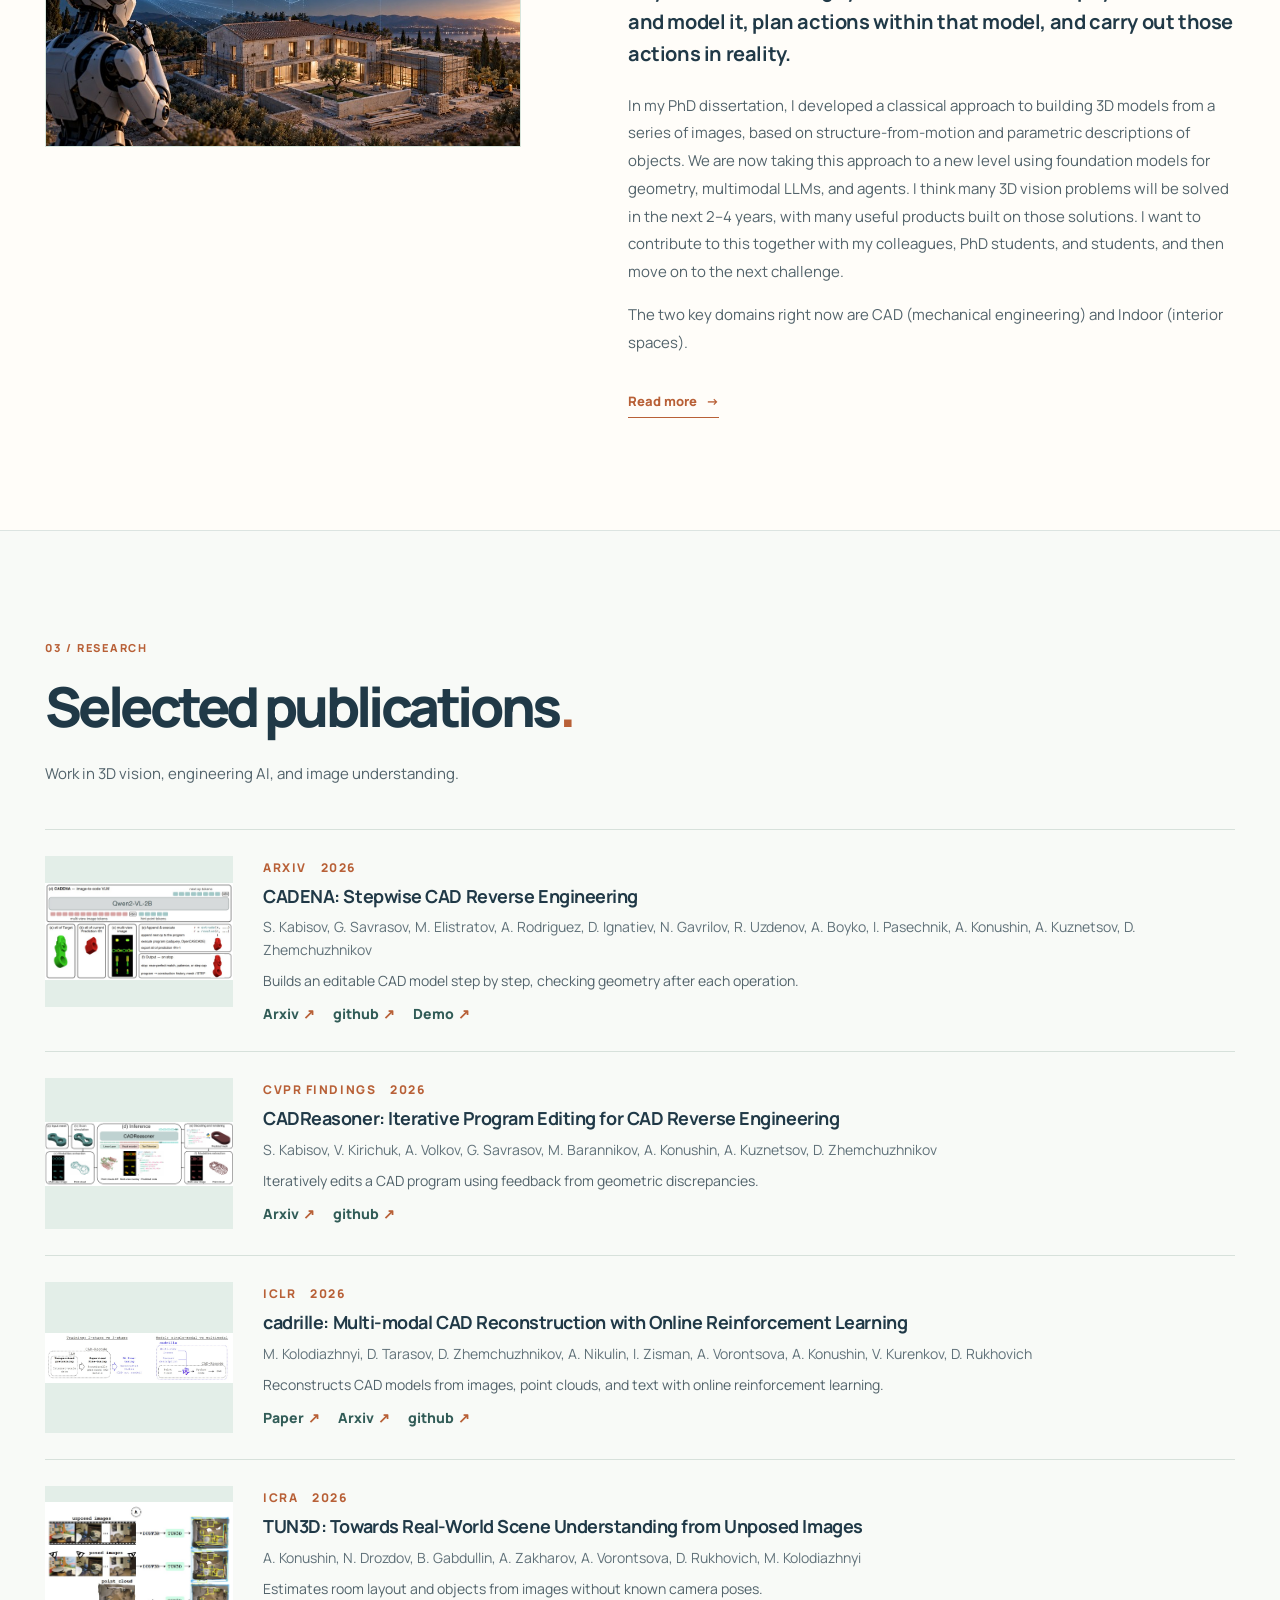
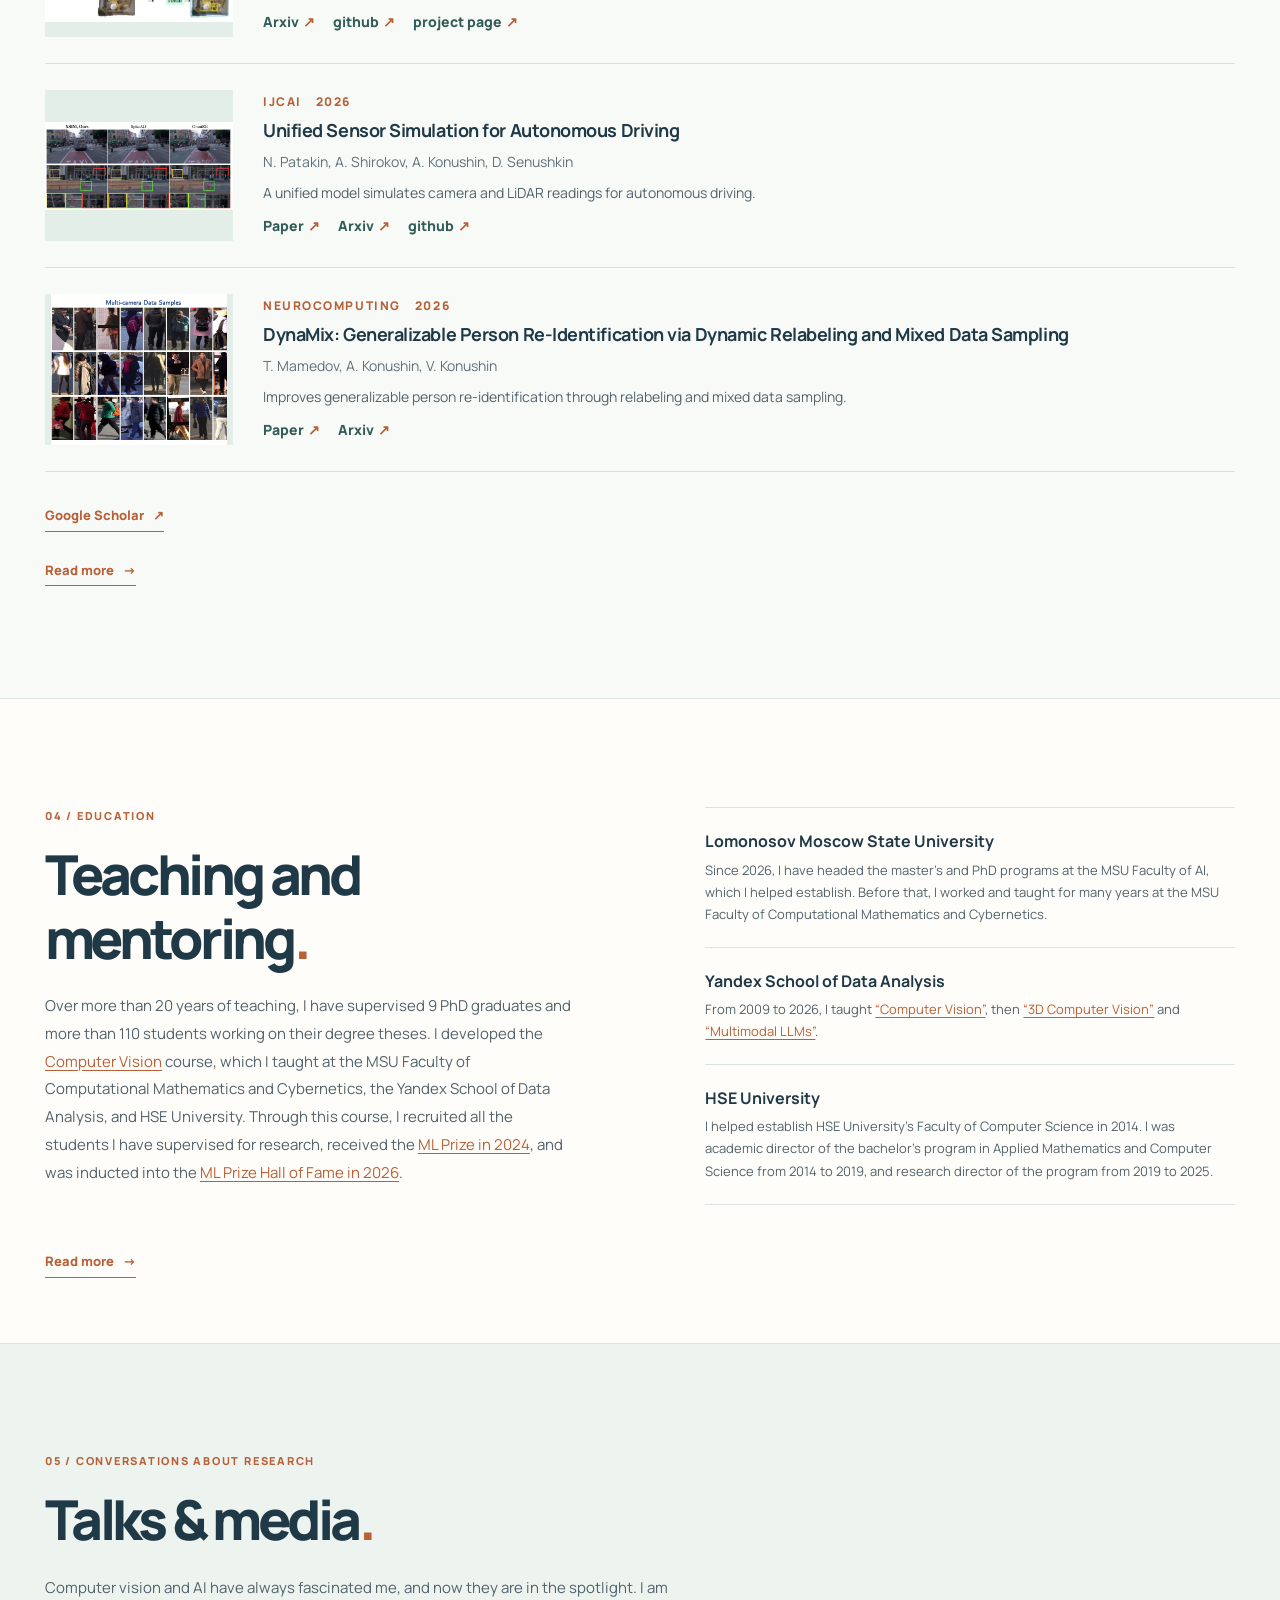
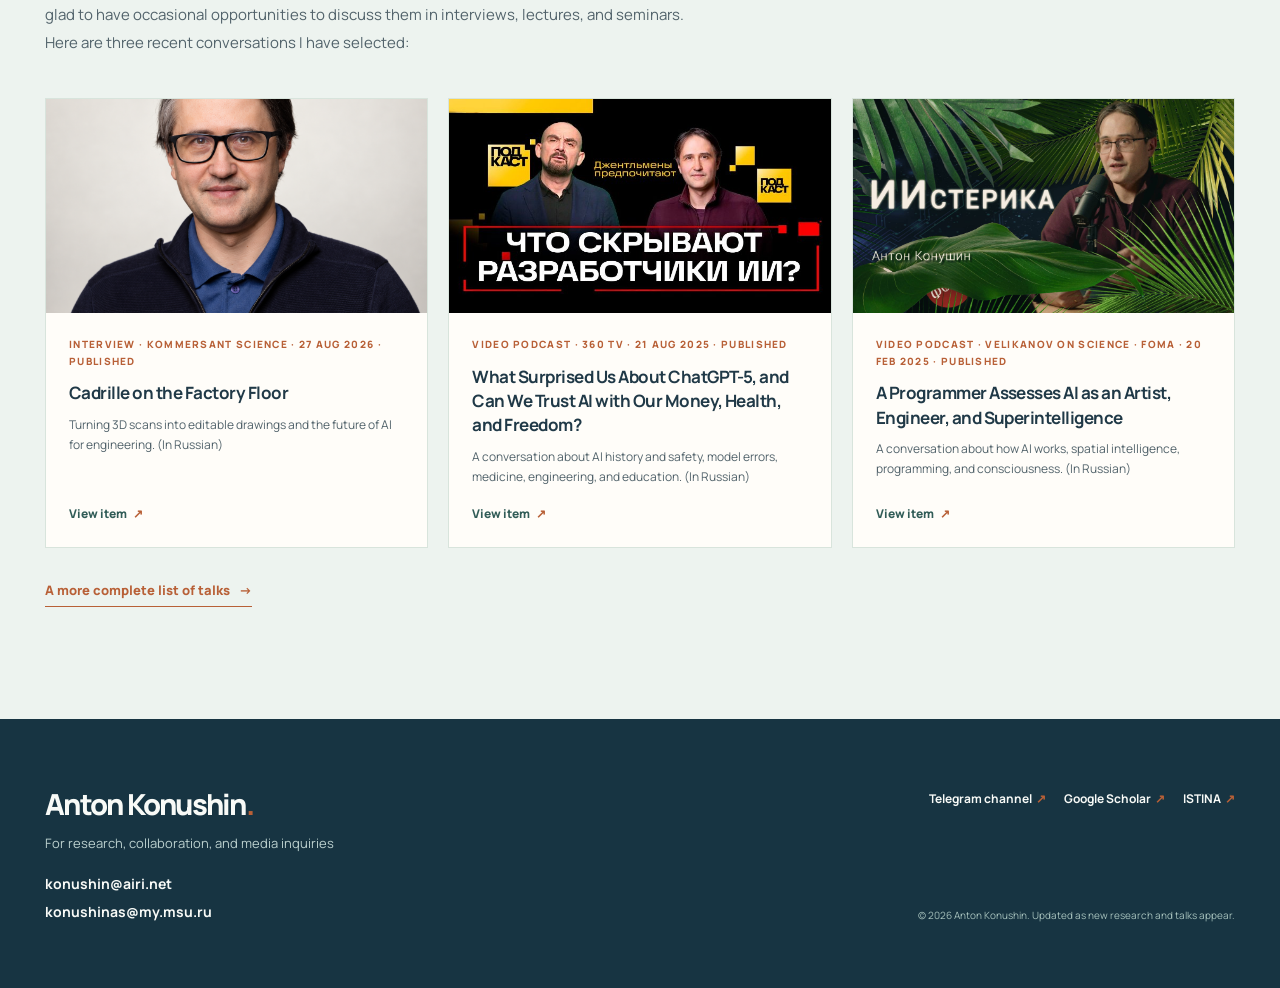
<file: en/index.html>
<!doctype html><html lang="en"><head><meta charset="utf-8"><meta name="viewport" content="width=device-width,initial-scale=1"><meta name="color-scheme" content="light"><title>Anton Konushin</title><meta name="description" content="I work in computer vision and artificial intelligence, from image understanding and 3D reconstruction to AI for engineering design. I lead research, educational programs, and initiatives that bring new ideas closer to practical use."><link rel="canonical" href="https://antonkonushin.ru/en/"><link rel="alternate" hreflang="ru" href="https://antonkonushin.ru/"><link rel="alternate" hreflang="en" href="https://antonkonushin.ru/en/"><link rel="icon" type="image/svg+xml" href="../assets/favicon.svg"><link rel="stylesheet" href="../assets/styles.css"><meta property="og:type" content="profile"><meta property="og:title" content="Anton Konushin"><meta property="og:description" content="I work in computer vision and artificial intelligence, from image understanding and 3D reconstruction to AI for engineering design. I lead research, educational programs, and initiatives that bring new ideas closer to practical use."><meta property="og:url" content="https://antonkonushin.ru/en/"></head><body>
  <a class="skip-link" href="#main">Skip to content</a>
  <header class="site-header"><div class="shell header-inner"><a class="wordmark" href="index.html">AK<span class="wordmark-dot">.</span></a><nav aria-label="Main navigation"><a href="#about">About</a><a href="#spatial-ai">Spatial AI</a><a href="#publications">Publications</a><a href="#teaching">Teaching</a><a href="#media">Talks &amp; media</a></nav><a class="lang-switch" href="../index.html" lang="ru">RU<span aria-hidden="true">↗</span></a></div></header>
  <main id="main"><section class="hero shell" aria-labelledby="hero-title"><div class="hero-copy"><p class="eyebrow"><span class="eyebrow-line"></span>Researcher · educator · research leader</p><h1 id="hero-title">Anton Konushin<span class="period">.</span></h1><p class="hero-intro">I work in computer vision and artificial intelligence, from image understanding and 3D reconstruction to AI for engineering design. I lead research, educational programs, and initiatives that bring new ideas closer to practical use.</p><div class="hero-links" aria-label="Links"><a href="../assets/AntonKonushin_cv_2026.pdf" target="_blank" rel="noopener">CV PDF<span aria-hidden="true">↗</span></a><a class="" href="https://scholar.google.com/citations?user=ZT_k-wMAAAAJ&amp;hl=en" target="_blank" rel="noopener noreferrer">Google Scholar<span aria-hidden="true">↗</span></a><a class="" href="https://istina.msu.ru/profile/KonushinAS/" target="_blank" rel="noopener noreferrer">ISTINA<span aria-hidden="true">↗</span></a><a class="" href="https://t.me/ktoshiks" target="_blank" rel="noopener noreferrer">Telegram channel<span aria-hidden="true">↗</span></a><a href="mailto:konushin@airi.net">Email<span aria-hidden="true">↗</span></a></div></div><div class="hero-portrait"><div class="portrait-ring"><img src="../assets/portrait.png" alt="Anton S. Konushin" width="640" height="640" fetchpriority="high"></div></div></section>
  <section class="roles-band" id="about" aria-labelledby="about-title"><div class="shell roles-layout"><div class="section-side"><span class="section-index">01 / Research and work</span><h2 id="about-title">About</h2><p>I work at the intersection of university research, applied research, and education. I have spent more than twenty years in computer vision, working on 3D reconstruction and image and video analysis, and now on spatial intelligence for engineering and robotics.</p></div><div class="roles-list"><h3>Current roles</h3><ul><li><span><a class="" href="https://airi.net/ru/" target="_blank" rel="noopener noreferrer">AIRI<span aria-hidden="true">↗</span></a></span><strong>Head of the Spatial Intelligence research group</strong></li><li><span><a class="" href="https://aicenter.msu.ru/" target="_blank" rel="noopener noreferrer">MSU AI Center<span aria-hidden="true">↗</span></a></span><strong>Scientific Director</strong></li><li><span><a class="" href="https://ai.msu.ru/" target="_blank" rel="noopener noreferrer">MSU Faculty of AI<span aria-hidden="true">↗</span></a></span><strong>Vice Dean for Research</strong></li><li><span><a class="" href="https://intellect-foundation.ru/" target="_blank" rel="noopener noreferrer">Intellect Foundation<span aria-hidden="true">↗</span></a></span><strong>Program Director</strong></li></ul></div><a class="text-link section-more" href="about/index.html">Read more <span aria-hidden="true">→</span></a></div></section>
  <section class="section shell spatial" id="spatial-ai" aria-labelledby="spatial-title"><div class="section-heading"><span class="section-index">02 / Research direction</span><h2 id="spatial-title">Spatial AI<span class="period">.</span></h2></div><div class="spatial-layout"><div class="spatial-image"><img src="../assets/SpatialAI.jpg" alt="A robot observes a 3D model of a building" width="836" height="471" loading="lazy"></div><div class="spatial-copy"><p class="spatial-lead">My goal is to solve the challenges of 3D vision and teach AI to understand space and work with it in ways that are useful in practice to both people and robots. Then I want to move toward Physical AGI: building systems that can see the physical world and model it, plan actions within that model, and carry out those actions in reality.</p><p>In my PhD dissertation, I developed a classical approach to building 3D models from a series of images, based on structure-from-motion and parametric descriptions of objects. We are now taking this approach to a new level using foundation models for geometry, multimodal LLMs, and agents. I think many 3D vision problems will be solved in the next 2–4 years, with many useful products built on those solutions. I want to contribute to this together with my colleagues, PhD students, and students, and then move on to the next challenge.</p><p>The two key domains right now are CAD (mechanical engineering) and Indoor (interior spaces).</p><div><a class="text-link section-more" href="spatial-ai/index.html">Read more <span aria-hidden="true">→</span></a></div></div></div></section>
  <section class="section publications-section" id="publications" aria-labelledby="publications-title"><div class="shell"><div class="section-heading"><span class="section-index">03 / Research</span><h2 id="publications-title">Selected publications<span class="period">.</span></h2><p>Work in 3D vision, engineering AI, and image understanding.</p></div><div class="paper-list"><article class="paper" id="paper-cadena">
    <div class="paper-art has-image"><img src="../assets/publications/cadena.jpg" alt="" width="188" height="151" loading="lazy"></div>
    <div class="paper-copy"><div class="paper-meta"><span>arXiv</span><span>2026</span></div><h3>CADENA: Stepwise CAD Reverse Engineering</h3><p class="authors">S. Kabisov, G. Savrasov, M. Elistratov, A. Rodriguez, D. Ignatiev, N. Gavrilov, R. Uzdenov, A. Boyko, I. Pasechnik, A. Konushin, A. Kuznetsov, D. Zhemchuzhnikov</p><p class="paper-summary">Builds an editable CAD model step by step, checking geometry after each operation.</p><div class="paper-links"><a class="" href="https://arxiv.org/abs/2608.00799" target="_blank" rel="noopener noreferrer">Arxiv<span aria-hidden="true">↗</span></a><a class="" href="https://github.com/zhemdi/cadena" target="_blank" rel="noopener noreferrer">github<span aria-hidden="true">↗</span></a><a class="" href="https://huggingface.co/spaces/kulibinai/cadena-stepwise-cad" target="_blank" rel="noopener noreferrer">Demo<span aria-hidden="true">↗</span></a></div></div>
  </article><article class="paper" id="paper-cadreasoner">
    <div class="paper-art has-image"><img src="../assets/publications/cadreasoner.png" alt="" width="188" height="151" loading="lazy"></div>
    <div class="paper-copy"><div class="paper-meta"><span>CVPR Findings</span><span>2026</span></div><h3>CADReasoner: Iterative Program Editing for CAD Reverse Engineering</h3><p class="authors">S. Kabisov, V. Kirichuk, A. Volkov, G. Savrasov, M. Barannikov, A. Konushin, A. Kuznetsov, D. Zhemchuzhnikov</p><p class="paper-summary">Iteratively edits a CAD program using feedback from geometric discrepancies.</p><div class="paper-links"><a class="" href="https://arxiv.org/abs/2603.29847" target="_blank" rel="noopener noreferrer">Arxiv<span aria-hidden="true">↗</span></a><a class="" href="https://github.com/zhemdi/CADReasoner" target="_blank" rel="noopener noreferrer">github<span aria-hidden="true">↗</span></a></div></div>
  </article><article class="paper" id="paper-cadrille">
    <div class="paper-art has-image"><img src="../assets/publications/cadrille.jpg" alt="" width="188" height="151" loading="lazy"></div>
    <div class="paper-copy"><div class="paper-meta"><span>ICLR</span><span>2026</span></div><h3>cadrille: Multi-modal CAD Reconstruction with Online Reinforcement Learning</h3><p class="authors">M. Kolodiazhnyi, D. Tarasov, D. Zhemchuzhnikov, A. Nikulin, I. Zisman, A. Vorontsova, A. Konushin, V. Kurenkov, D. Rukhovich</p><p class="paper-summary">Reconstructs CAD models from images, point clouds, and text with online reinforcement learning.</p><div class="paper-links"><a class="" href="https://openreview.net/pdf?id=w2tnhhMbXv" target="_blank" rel="noopener noreferrer">Paper<span aria-hidden="true">↗</span></a><a class="" href="https://arxiv.org/abs/2505.22914" target="_blank" rel="noopener noreferrer">Arxiv<span aria-hidden="true">↗</span></a><a class="" href="https://github.com/col14m/cadrille" target="_blank" rel="noopener noreferrer">github<span aria-hidden="true">↗</span></a></div></div>
  </article><article class="paper" id="paper-tun3d">
    <div class="paper-art has-image"><img src="../assets/publications/tun3d.jpg" alt="" width="188" height="151" loading="lazy"></div>
    <div class="paper-copy"><div class="paper-meta"><span>ICRA</span><span>2026</span></div><h3>TUN3D: Towards Real-World Scene Understanding from Unposed Images</h3><p class="authors">A. Konushin, N. Drozdov, B. Gabdullin, A. Zakharov, A. Vorontsova, D. Rukhovich, M. Kolodiazhnyi</p><p class="paper-summary">Estimates room layout and objects from images without known camera poses.</p><div class="paper-links"><a class="" href="https://arxiv.org/abs/2509.21388" target="_blank" rel="noopener noreferrer">Arxiv<span aria-hidden="true">↗</span></a><a class="" href="https://github.com/col14m/TUN3D" target="_blank" rel="noopener noreferrer">github<span aria-hidden="true">↗</span></a><a class="" href="https://bulatko.github.io/tun3d/" target="_blank" rel="noopener noreferrer">project page<span aria-hidden="true">↗</span></a></div></div>
  </article><article class="paper" id="paper-unified-sensor">
    <div class="paper-art has-image"><img src="../assets/publications/unified-sensor.jpg" alt="" width="188" height="151" loading="lazy"></div>
    <div class="paper-copy"><div class="paper-meta"><span>IJCAI</span><span>2026</span></div><h3>Unified Sensor Simulation for Autonomous Driving</h3><p class="authors">N. Patakin, A. Shirokov, A. Konushin, D. Senushkin</p><p class="paper-summary">A unified model simulates camera and LiDAR readings for autonomous driving.</p><div class="paper-links"><a class="" href="https://www.ijcai.org/proceedings/2026/168" target="_blank" rel="noopener noreferrer">Paper<span aria-hidden="true">↗</span></a><a class="" href="https://arxiv.org/abs/2602.05617" target="_blank" rel="noopener noreferrer">Arxiv<span aria-hidden="true">↗</span></a><a class="" href="https://github.com/whesense/XSIM" target="_blank" rel="noopener noreferrer">github<span aria-hidden="true">↗</span></a></div></div>
  </article><article class="paper" id="paper-dynamix">
    <div class="paper-art has-image"><img src="../assets/publications/dynamix.png" alt="" width="188" height="151" loading="lazy"></div>
    <div class="paper-copy"><div class="paper-meta"><span>Neurocomputing</span><span>2026</span></div><h3>DynaMix: Generalizable Person Re-Identification via Dynamic Relabeling and Mixed Data Sampling</h3><p class="authors">T. Mamedov, A. Konushin, V. Konushin</p><p class="paper-summary">Improves generalizable person re-identification through relabeling and mixed data sampling.</p><div class="paper-links"><a class="" href="https://www.sciencedirect.com/science/article/pii/S0925231225031182" target="_blank" rel="noopener noreferrer">Paper<span aria-hidden="true">↗</span></a><a class="" href="https://arxiv.org/abs/2511.19067" target="_blank" rel="noopener noreferrer">Arxiv<span aria-hidden="true">↗</span></a></div></div>
  </article></div><div class="all-works"><a class="text-link" href="https://scholar.google.com/citations?user=ZT_k-wMAAAAJ&amp;hl=en" target="_blank" rel="noopener noreferrer">Google Scholar<span aria-hidden="true">↗</span></a></div><a class="text-link section-more" href="publications/index.html">Read more <span aria-hidden="true">→</span></a></div></section>
  <section class="section shell teaching-section" id="teaching" aria-labelledby="teaching-title"><div class="section-heading"><span class="section-index">04 / Education</span><h2 id="teaching-title">Teaching and mentoring<span class="period">.</span></h2><p>Over more than 20 years of teaching, I have supervised 9 PhD graduates and more than 110 students working on their degree theses. I developed the <a href="https://www.youtube.com/playlist?list=PLbwKcm5vdiSbPcSIcX-2NnVhQdZil9a-Y" target="_blank" rel="noopener noreferrer">Computer Vision</a> course, which I taught at the MSU Faculty of Computational Mathematics and Cybernetics, the Yandex School of Data Analysis, and HSE University. Through this course, I recruited all the students I have supervised for research, received the <a href="https://yandex.ru/company/news/02-31-10-2024" target="_blank" rel="noopener noreferrer">ML Prize in 2024</a>, and was inducted into the <a href="https://yandex.ru/company/news/19-09-2026-01" target="_blank" rel="noopener noreferrer">ML Prize Hall of Fame in 2026</a>.</p></div><ul class="teaching-list"><li><h3>Lomonosov Moscow State University</h3><p>Since 2026, I have headed the master&#39;s and PhD programs at the MSU Faculty of AI, which I helped establish. Before that, I worked and taught for many years at the MSU Faculty of Computational Mathematics and Cybernetics.</p></li><li><h3>Yandex School of Data Analysis</h3><p>From 2009 to 2026, I taught <a href="https://www.youtube.com/playlist?list=PLbwKcm5vdiSbPcSIcX-2NnVhQdZil9a-Y" target="_blank" rel="noopener noreferrer">“Computer Vision”</a>, then <a href="https://vkvideo.ru/playlist/-227352629_10" target="_blank" rel="noopener noreferrer">“3D Computer Vision”</a> and <a href="https://www.youtube.com/playlist?list=PLWI0ElBVXPkatrbB-ZN36YDY14vZOU--C" target="_blank" rel="noopener noreferrer">“Multimodal LLMs”</a>.</p></li><li><h3>HSE University</h3><p>I helped establish HSE University&#39;s Faculty of Computer Science in 2014. I was academic director of the bachelor&#39;s program in Applied Mathematics and Computer Science from 2014 to 2019, and research director of the program from 2019 to 2025.</p></li></ul><a class="text-link section-more" href="teaching/index.html">Read more <span aria-hidden="true">→</span></a></section>
  <section class="section media-section" id="media" aria-labelledby="media-title"><div class="shell"><div class="section-heading"><span class="section-index">05 / Conversations about research</span><h2 id="media-title">Talks &amp; media<span class="period">.</span></h2><p>Computer vision and AI have always fascinated me, and now they are in the spotlight. I am glad to have occasional opportunities to discuss them in interviews, lectures, and seminars. Here are three recent conversations I have selected:</p></div><div class="media-grid"><article class="media-card"><div class="media-art has-image"><img src="../assets/portrait.png" alt="" loading="lazy"></div><div class="media-body"><div class="media-meta">Interview · Kommersant Science · 27 Aug 2026 · published</div><h3>Cadrille on the Factory Floor</h3><p>Turning 3D scans into editable drawings and the future of AI for engineering. (In Russian)</p><a class="" href="https://www.kommersant.ru/doc/8907153" target="_blank" rel="noopener noreferrer">View item<span aria-hidden="true">↗</span></a></div></article><article class="media-card"><div class="media-art has-image"><img src="../assets/appearances/2025-360.jpg" alt="" loading="lazy"></div><div class="media-body"><div class="media-meta">Video podcast · 360 TV · 21 Aug 2025 · published</div><h3>What Surprised Us About ChatGPT-5, and Can We Trust AI with Our Money, Health, and Freedom?</h3><p>A conversation about AI history and safety, model errors, medicine, engineering, and education. (In Russian)</p><a class="" href="https://vkvideo.ru/video-43618728_456344205" target="_blank" rel="noopener noreferrer">View item<span aria-hidden="true">↗</span></a></div></article><article class="media-card"><div class="media-art has-image"><img src="../assets/appearances/2025-foma.jpg" alt="" loading="lazy"></div><div class="media-body"><div class="media-meta">Video podcast · Velikanov on Science · Foma · 20 Feb 2025 · published</div><h3>A Programmer Assesses AI as an Artist, Engineer, and Superintelligence</h3><p>A conversation about how AI works, spatial intelligence, programming, and consciousness. (In Russian)</p><a class="" href="https://rutube.ru/video/fa805a7a292ce503edb2bb02f49390f0/" target="_blank" rel="noopener noreferrer">View item<span aria-hidden="true">↗</span></a></div></article></div><a class="text-link section-more" href="media/index.html">A more complete list of talks <span aria-hidden="true">→</span></a></div></section></main>
  <footer class="footer"><div class="shell footer-inner"><div><p class="footer-name">Anton Konushin<span class="period">.</span></p><p>For research, collaboration, and media inquiries</p><div class="footer-emails"><a href="mailto:konushin@airi.net">konushin@airi.net</a><a href="mailto:konushinas@my.msu.ru">konushinas@my.msu.ru</a></div></div><div class="footer-right"><div><a class="" href="https://t.me/ktoshiks" target="_blank" rel="noopener noreferrer">Telegram channel<span aria-hidden="true">↗</span></a><a class="" href="https://scholar.google.com/citations?user=ZT_k-wMAAAAJ&amp;hl=en" target="_blank" rel="noopener noreferrer">Google Scholar<span aria-hidden="true">↗</span></a><a class="" href="https://istina.msu.ru/profile/KonushinAS/" target="_blank" rel="noopener noreferrer">ISTINA<span aria-hidden="true">↗</span></a></div><small>© 2026 Anton Konushin. Updated as new research and talks appear.</small></div></div></footer>
  </body></html>
</file>
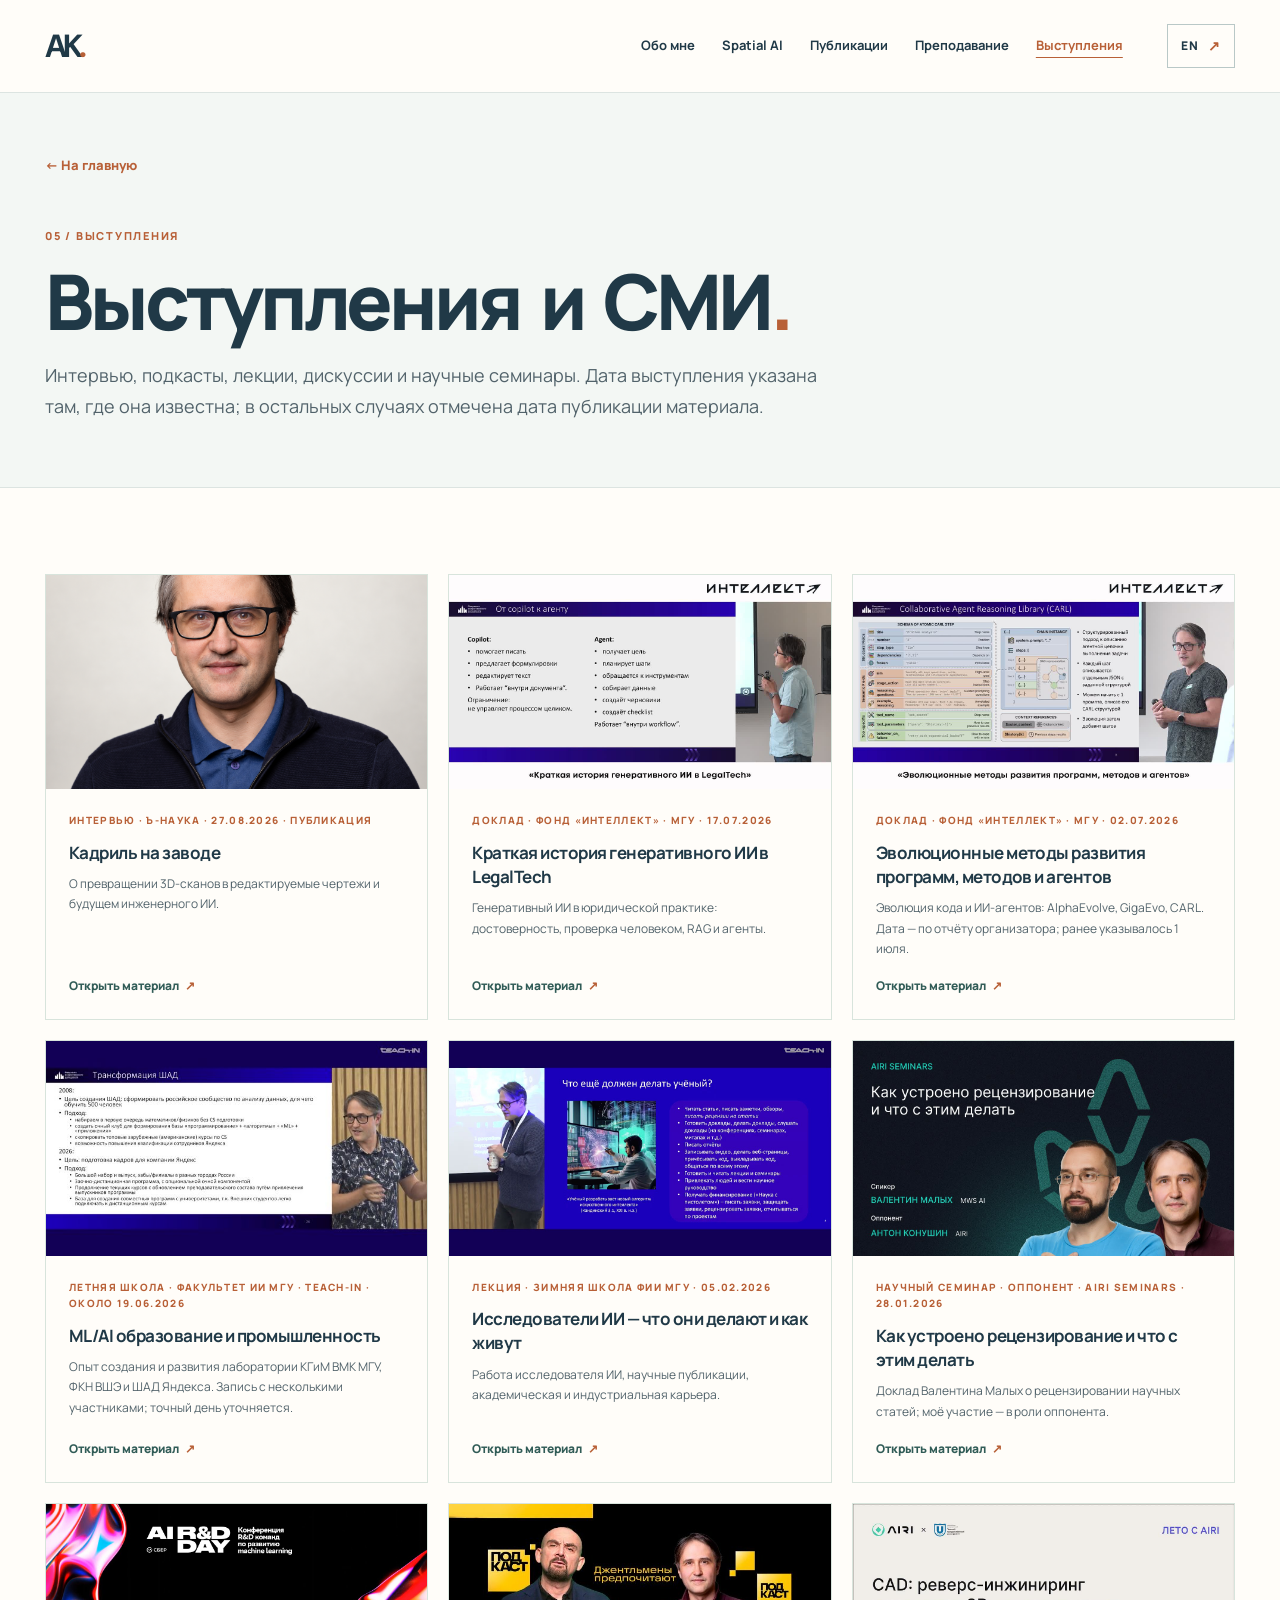
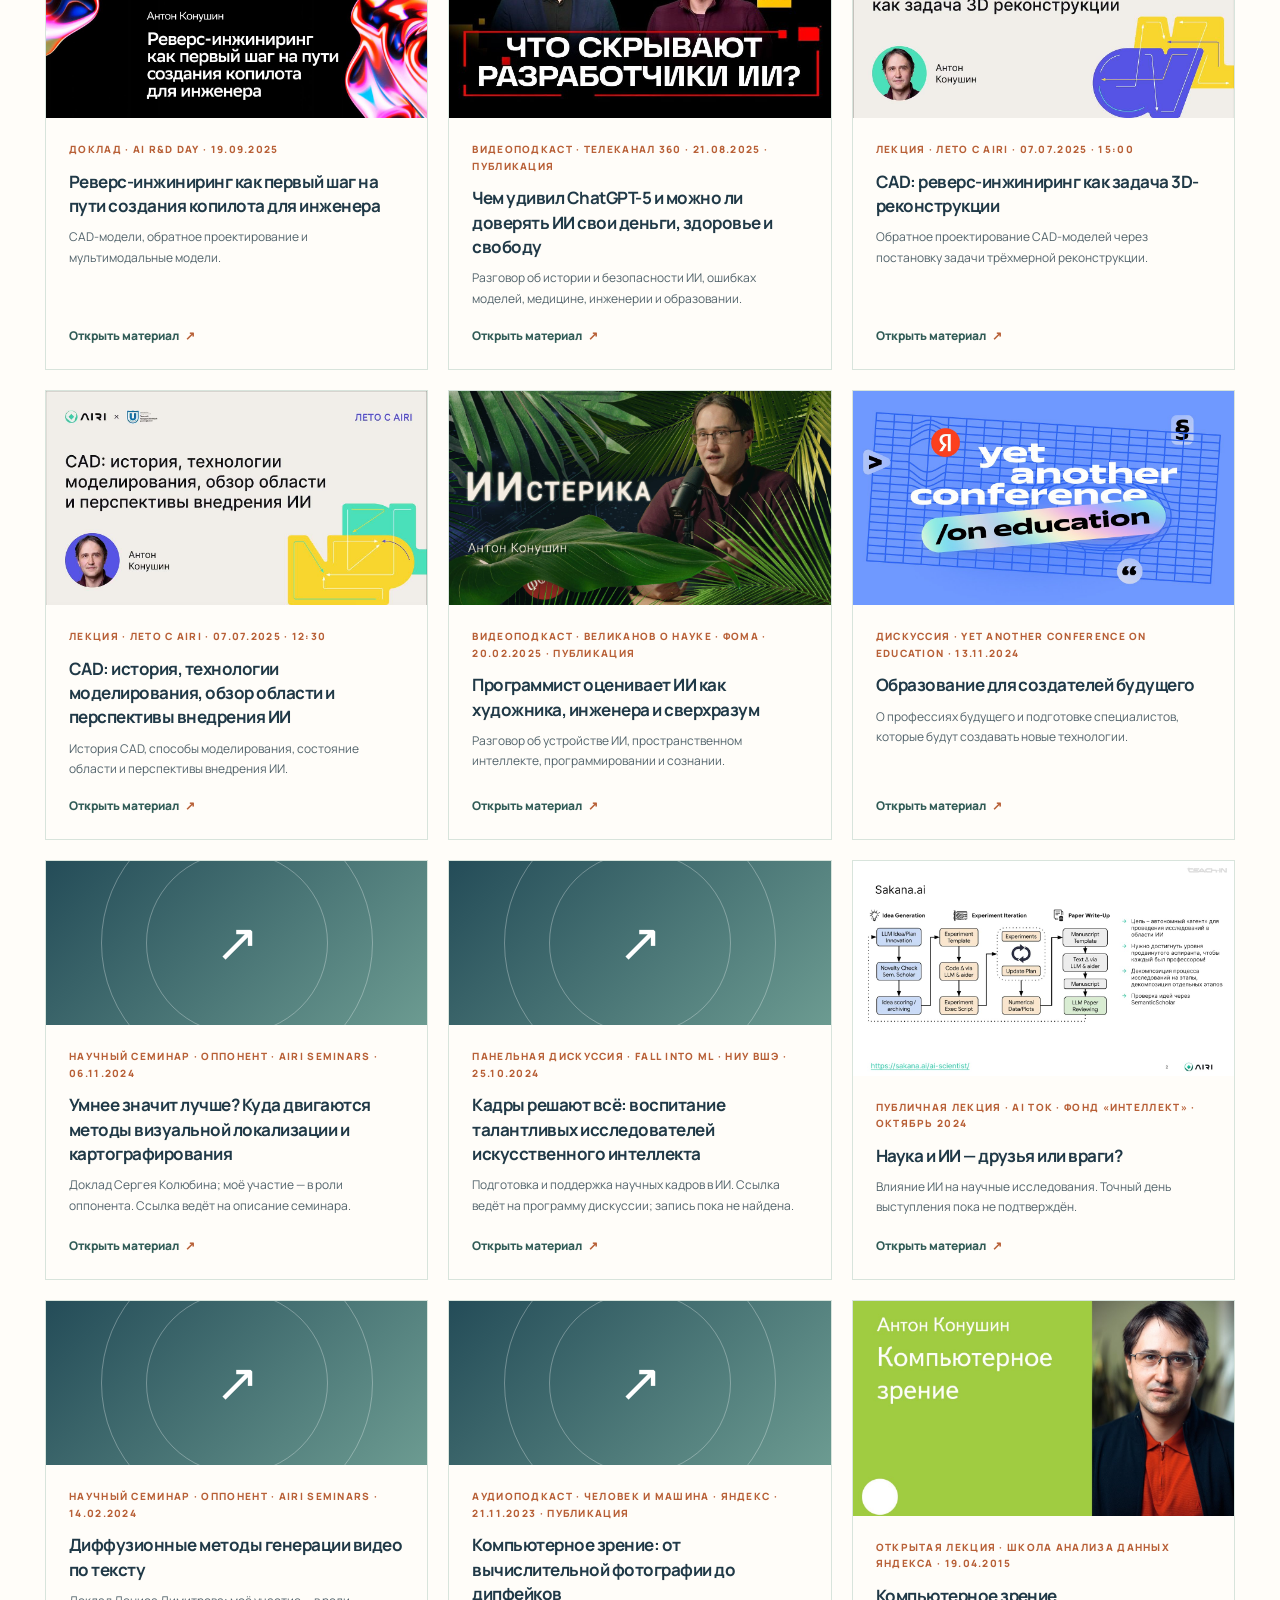
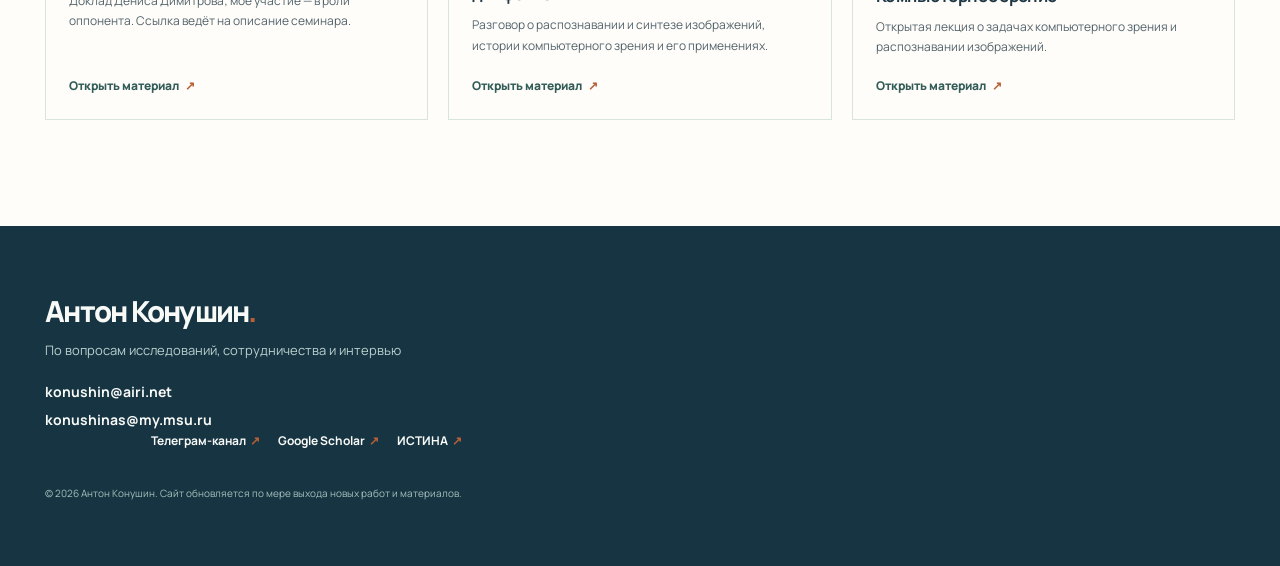
<file: media/index.html>
<!doctype html><html lang="ru"><head><meta charset="utf-8"><meta name="viewport" content="width=device-width,initial-scale=1"><meta name="color-scheme" content="light"><title>Выступления и СМИ — Антон Конушин</title><meta name="description" content="Интервью, подкасты, лекции, дискуссии и научные семинары. Дата выступления указана там, где она известна; в остальных случаях отмечена дата публикации материала."><link rel="canonical" href="https://antonkonushin.ru/media/"><link rel="alternate" hreflang="ru" href="https://antonkonushin.ru/media/"><link rel="alternate" hreflang="en" href="https://antonkonushin.ru/en/media/"><link rel="icon" type="image/svg+xml" href="../assets/favicon.svg"><link rel="stylesheet" href="../assets/styles.css"><meta property="og:type" content="profile"><meta property="og:title" content="Выступления и СМИ — Антон Конушин"><meta property="og:description" content="Интервью, подкасты, лекции, дискуссии и научные семинары. Дата выступления указана там, где она известна; в остальных случаях отмечена дата публикации материала."><meta property="og:url" content="https://antonkonushin.ru/media/"></head><body>
  <a class="skip-link" href="#main">К содержанию</a>
  <header class="site-header"><div class="shell header-inner"><a class="wordmark" href="../index.html">AK<span class="wordmark-dot">.</span></a><nav aria-label="Основная навигация"><a href="../about/index.html">Обо мне</a><a href="../spatial-ai/index.html">Spatial AI</a><a href="../publications/index.html">Публикации</a><a href="../teaching/index.html">Преподавание</a><a href="index.html" aria-current="page">Выступления</a></nav><a class="lang-switch" href="../en/media/index.html" lang="en">EN<span aria-hidden="true">↗</span></a></div></header>
  <main id="main"><section class="detail-hero"><div class="shell"><a class="back-link" href="../index.html">← На главную</a><span class="section-index">05 / Выступления</span><h1>Выступления и СМИ<span class="period">.</span></h1><p class="detail-intro">Интервью, подкасты, лекции, дискуссии и научные семинары. Дата выступления указана там, где она известна; в остальных случаях отмечена дата публикации материала.</p></div></section><section class="detail-content shell"><div class="media-grid"><article class="media-card"><div class="media-art has-image"><img src="../assets/portrait.png" alt="" loading="lazy"></div><div class="media-body"><div class="media-meta">Интервью · Ъ-Наука · 27.08.2026 · публикация</div><h3>Кадриль на заводе</h3><p>О превращении 3D-сканов в редактируемые чертежи и будущем инженерного ИИ.</p><a class="" href="https://www.kommersant.ru/doc/8907153" target="_blank" rel="noopener noreferrer">Открыть материал<span aria-hidden="true">↗</span></a></div></article><article class="media-card"><div class="media-art has-image"><img src="../assets/appearances/2026-legaltech.jpg" alt="" loading="lazy"></div><div class="media-body"><div class="media-meta">Доклад · Фонд «Интеллект» · МГУ · 17.07.2026</div><h3>Краткая история генеративного ИИ в LegalTech</h3><p>Генеративный ИИ в юридической практике: достоверность, проверка человеком, RAG и агенты.</p><a class="" href="https://vkvideo.ru/video-204797293_456239217?list=ln-dd1oPhJ7QRZ81Ey6UR" target="_blank" rel="noopener noreferrer">Открыть материал<span aria-hidden="true">↗</span></a></div></article><article class="media-card"><div class="media-art has-image"><img src="../assets/appearances/2026-evolution.jpg" alt="" loading="lazy"></div><div class="media-body"><div class="media-meta">Доклад · Фонд «Интеллект» · МГУ · 02.07.2026</div><h3>Эволюционные методы развития программ, методов и агентов</h3><p>Эволюция кода и ИИ-агентов: AlphaEvolve, GigaEvo, CARL. Дата — по отчёту организатора; ранее указывалось 1 июля.</p><a class="" href="https://vkvideo.ru/video-204797293_456239211?list=ln-9AkvPIp1DsKvQEamRp" target="_blank" rel="noopener noreferrer">Открыть материал<span aria-hidden="true">↗</span></a></div></article><article class="media-card"><div class="media-art has-image"><img src="../assets/appearances/2026-ml-ai-education.jpg" alt="" loading="lazy"></div><div class="media-body"><div class="media-meta">Летняя школа · Факультет ИИ МГУ · Teach-In · около 19.06.2026</div><h3>ML/AI образование и промышленность</h3><p>Опыт создания и развития лаборатории КГиМ ВМК МГУ, ФКН ВШЭ и ШАД Яндекса. Запись с несколькими участниками; точный день уточняется.</p><a class="" href="https://teach-in.ru/lecture/2026-06-19-Hiryanov-1-4" target="_blank" rel="noopener noreferrer">Открыть материал<span aria-hidden="true">↗</span></a></div></article><article class="media-card"><div class="media-art has-image"><img src="../assets/appearances/2026-winter-school.jpg" alt="" loading="lazy"></div><div class="media-body"><div class="media-meta">Лекция · Зимняя школа ФИИ МГУ · 05.02.2026</div><h3>Исследователи ИИ — что они делают и как живут</h3><p>Работа исследователя ИИ, научные публикации, академическая и индустриальная карьера.</p><a class="" href="https://www.youtube.com/watch?v=siG3xUVg4zI" target="_blank" rel="noopener noreferrer">Открыть материал<span aria-hidden="true">↗</span></a></div></article><article class="media-card"><div class="media-art has-image"><img src="../assets/appearances/2026-peer-review.jpg" alt="" loading="lazy"></div><div class="media-body"><div class="media-meta">Научный семинар · оппонент · AIRI Seminars · 28.01.2026</div><h3>Как устроено рецензирование и что с этим делать</h3><p>Доклад Валентина Малых о рецензировании научных статей; моё участие — в роли оппонента.</p><a class="" href="https://airi.net/ru/events/kak-ustroeno-retsenzirovanie-i-chto-s-etim-delat/" target="_blank" rel="noopener noreferrer">Открыть материал<span aria-hidden="true">↗</span></a></div></article><article class="media-card"><div class="media-art has-image"><img src="../assets/appearances/engineering-copilot.jpg" alt="" loading="lazy"></div><div class="media-body"><div class="media-meta">Доклад · AI R&amp;D Day · 19.09.2025</div><h3>Реверс-инжиниринг как первый шаг на пути создания копилота для инженера</h3><p>CAD-модели, обратное проектирование и мультимодальные модели.</p><a class="" href="https://www.youtube.com/watch?v=ENLu9Vcx9ew" target="_blank" rel="noopener noreferrer">Открыть материал<span aria-hidden="true">↗</span></a></div></article><article class="media-card"><div class="media-art has-image"><img src="../assets/appearances/2025-360.jpg" alt="" loading="lazy"></div><div class="media-body"><div class="media-meta">Видеоподкаст · Телеканал 360 · 21.08.2025 · публикация</div><h3>Чем удивил ChatGPT-5 и можно ли доверять ИИ свои деньги, здоровье и свободу</h3><p>Разговор об истории и безопасности ИИ, ошибках моделей, медицине, инженерии и образовании.</p><a class="" href="https://vkvideo.ru/video-43618728_456344205" target="_blank" rel="noopener noreferrer">Открыть материал<span aria-hidden="true">↗</span></a></div></article><article class="media-card"><div class="media-art has-image"><img src="../assets/appearances/2025-cad-reverse.jpg" alt="" loading="lazy"></div><div class="media-body"><div class="media-meta">Лекция · Лето с AIRI · 07.07.2025 · 15:00</div><h3>CAD: реверс-инжиниринг как задача 3D-реконструкции</h3><p>Обратное проектирование CAD-моделей через постановку задачи трёхмерной реконструкции.</p><a class="" href="https://vkvideo.ru/video-210514085_456239439?pl=-210514085_6" target="_blank" rel="noopener noreferrer">Открыть материал<span aria-hidden="true">↗</span></a></div></article><article class="media-card"><div class="media-art has-image"><img src="../assets/appearances/2025-cad-history.jpg" alt="" loading="lazy"></div><div class="media-body"><div class="media-meta">Лекция · Лето с AIRI · 07.07.2025 · 12:30</div><h3>CAD: история, технологии моделирования, обзор области и перспективы внедрения ИИ</h3><p>История CAD, способы моделирования, состояние области и перспективы внедрения ИИ.</p><a class="" href="https://vkvideo.ru/video-210514085_456239440?pl=-210514085_6" target="_blank" rel="noopener noreferrer">Открыть материал<span aria-hidden="true">↗</span></a></div></article><article class="media-card"><div class="media-art has-image"><img src="../assets/appearances/2025-foma.jpg" alt="" loading="lazy"></div><div class="media-body"><div class="media-meta">Видеоподкаст · Великанов о науке · Фома · 20.02.2025 · публикация</div><h3>Программист оценивает ИИ как художника, инженера и сверхразум</h3><p>Разговор об устройстве ИИ, пространственном интеллекте, программировании и сознании.</p><a class="" href="https://rutube.ru/video/fa805a7a292ce503edb2bb02f49390f0/" target="_blank" rel="noopener noreferrer">Открыть материал<span aria-hidden="true">↗</span></a></div></article><article class="media-card"><div class="media-art has-image"><img src="../assets/appearances/2024-yace.jpg" alt="" loading="lazy"></div><div class="media-body"><div class="media-meta">Дискуссия · Yet another Conference on Education · 13.11.2024</div><h3>Образование для создателей будущего</h3><p>О профессиях будущего и подготовке специалистов, которые будут создавать новые технологии.</p><a class="" href="https://www.youtube.com/watch?v=QKFS6QcBLgU" target="_blank" rel="noopener noreferrer">Открыть материал<span aria-hidden="true">↗</span></a></div></article><article class="media-card"><div class="media-art placeholder" aria-hidden="true"><span>↗</span></div><div class="media-body"><div class="media-meta">Научный семинар · оппонент · AIRI Seminars · 06.11.2024</div><h3>Умнее значит лучше? Куда двигаются методы визуальной локализации и картографирования</h3><p>Доклад Сергея Колюбина; моё участие — в роли оппонента. Ссылка ведёт на описание семинара.</p><a class="" href="https://airi.net/ru/events/umnee-znachit-luchshe-kuda-dvigayutsya-metody-vizualnoy-lokalizatsii-i-kartografirovaniya/" target="_blank" rel="noopener noreferrer">Открыть материал<span aria-hidden="true">↗</span></a></div></article><article class="media-card"><div class="media-art placeholder" aria-hidden="true"><span>↗</span></div><div class="media-body"><div class="media-meta">Панельная дискуссия · Fall into ML · НИУ ВШЭ · 25.10.2024</div><h3>Кадры решают всё: воспитание талантливых исследователей искусственного интеллекта</h3><p>Подготовка и поддержка научных кадров в ИИ. Ссылка ведёт на программу дискуссии; запись пока не найдена.</p><a class="" href="https://cs.hse.ru/ru/ml2024/staff" target="_blank" rel="noopener noreferrer">Открыть материал<span aria-hidden="true">↗</span></a></div></article><article class="media-card"><div class="media-art has-image"><img src="../assets/appearances/2024-ai-talk.jpg" alt="" loading="lazy"></div><div class="media-body"><div class="media-meta">Публичная лекция · AI Ток · Фонд «Интеллект» · октябрь 2024</div><h3>Наука и ИИ — друзья или враги?</h3><p>Влияние ИИ на научные исследования. Точный день выступления пока не подтверждён.</p><a class="" href="https://www.youtube.com/watch?v=t-HCKgOEF64" target="_blank" rel="noopener noreferrer">Открыть материал<span aria-hidden="true">↗</span></a></div></article><article class="media-card"><div class="media-art placeholder" aria-hidden="true"><span>↗</span></div><div class="media-body"><div class="media-meta">Научный семинар · оппонент · AIRI Seminars · 14.02.2024</div><h3>Диффузионные методы генерации видео по тексту</h3><p>Доклад Дениса Димитрова; моё участие — в роли оппонента. Ссылка ведёт на описание семинара.</p><a class="" href="https://airi.net/ru/events/diffuzionnye-metody-generatsii-video-po-tekstu/" target="_blank" rel="noopener noreferrer">Открыть материал<span aria-hidden="true">↗</span></a></div></article><article class="media-card"><div class="media-art placeholder" aria-hidden="true"><span>↗</span></div><div class="media-body"><div class="media-meta">Аудиоподкаст · Человек и машина · Яндекс · 21.11.2023 · публикация</div><h3>Компьютерное зрение: от вычислительной фотографии до дипфейков</h3><p>Разговор о распознавании и синтезе изображений, истории компьютерного зрения и его применениях.</p><a class="" href="https://podcasts.apple.com/ru/podcast/%D0%BA%D0%BE%D0%BC%D0%BF%D1%8C%D1%8E%D1%82%D0%B5%D1%80%D0%BD%D0%BE%D0%B5-%D0%B7%D1%80%D0%B5%D0%BD%D0%B8%D0%B5-%D0%BE%D1%82-%D0%B2%D1%8B%D1%87%D0%B8%D1%81%D0%BB%D0%B8%D1%82%D0%B5%D0%BB%D1%8C%D0%BD%D0%BE%D0%B9-%D1%84%D0%BE%D1%82%D0%BE%D0%B3%D1%80%D0%B0%D1%84%D0%B8%D0%B8-%D0%B4%D0%BE/id1708918136?i=1000635528249" target="_blank" rel="noopener noreferrer">Открыть материал<span aria-hidden="true">↗</span></a></div></article><article class="media-card"><div class="media-art has-image"><img src="../assets/appearances/2015-computer-vision.jpg" alt="" loading="lazy"></div><div class="media-body"><div class="media-meta">Открытая лекция · Школа анализа данных Яндекса · 19.04.2015</div><h3>Компьютерное зрение</h3><p>Открытая лекция о задачах компьютерного зрения и распознавании изображений.</p><a class="" href="https://www.youtube.com/watch?v=QffeS8yPGEw" target="_blank" rel="noopener noreferrer">Открыть материал<span aria-hidden="true">↗</span></a></div></article></div></section></main>
  <footer class="footer"><div class="shell footer-inner"><div><p class="footer-name">Антон Конушин<span class="period">.</span></p><p>По вопросам исследований, сотрудничества и интервью</p><div class="footer-emails"><a href="mailto:konushin@airi.net">konushin@airi.net</a><a href="mailto:konushinas@my.msu.ru">konushinas@my.msu.ru</a></div><div class="footer-right"><div><a class="" href="https://t.me/ktoshiks" target="_blank" rel="noopener noreferrer">Телеграм-канал<span aria-hidden="true">↗</span></a><a class="" href="https://scholar.google.com/citations?user=ZT_k-wMAAAAJ&amp;hl=en" target="_blank" rel="noopener noreferrer">Google Scholar<span aria-hidden="true">↗</span></a><a class="" href="https://istina.msu.ru/profile/KonushinAS/" target="_blank" rel="noopener noreferrer">ИСТИНА<span aria-hidden="true">↗</span></a></div><small>© 2026 Антон Конушин. Сайт обновляется по мере выхода новых работ и материалов.</small></div></div></footer></body></html>
</file>
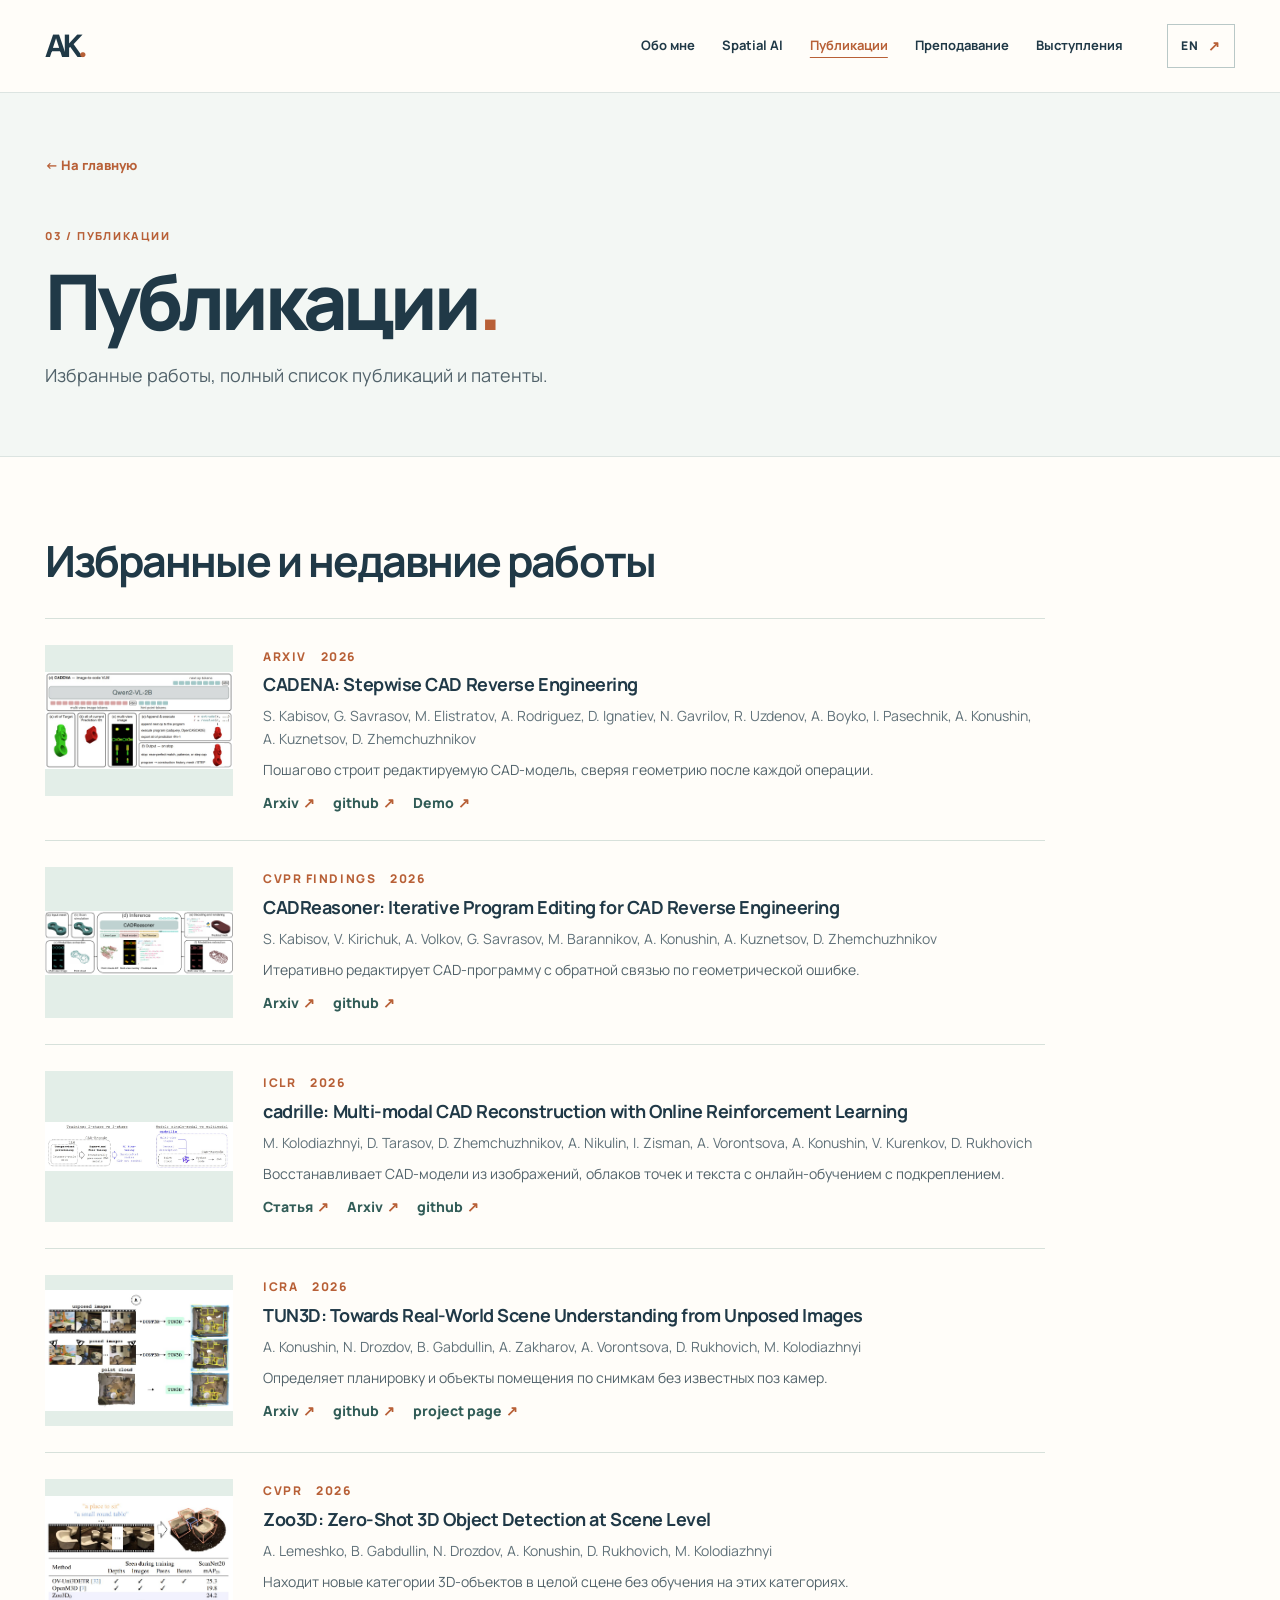
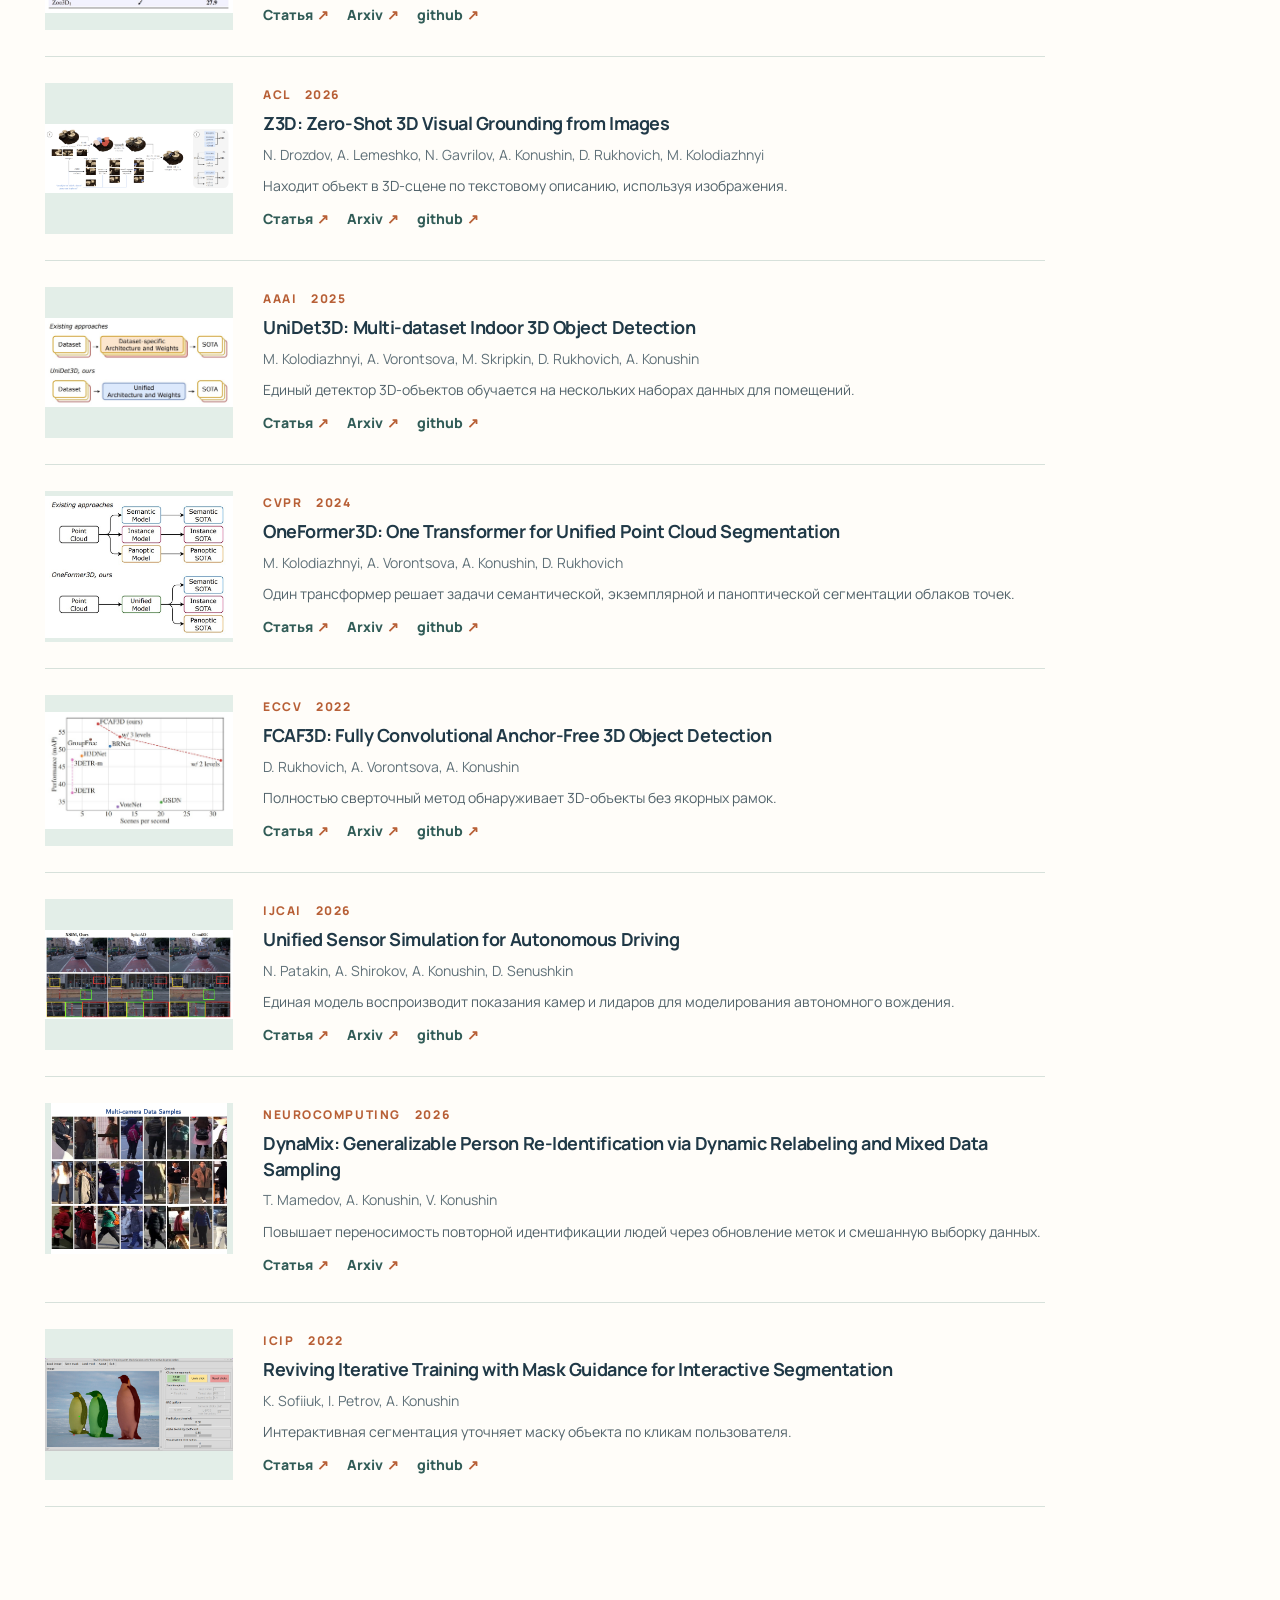
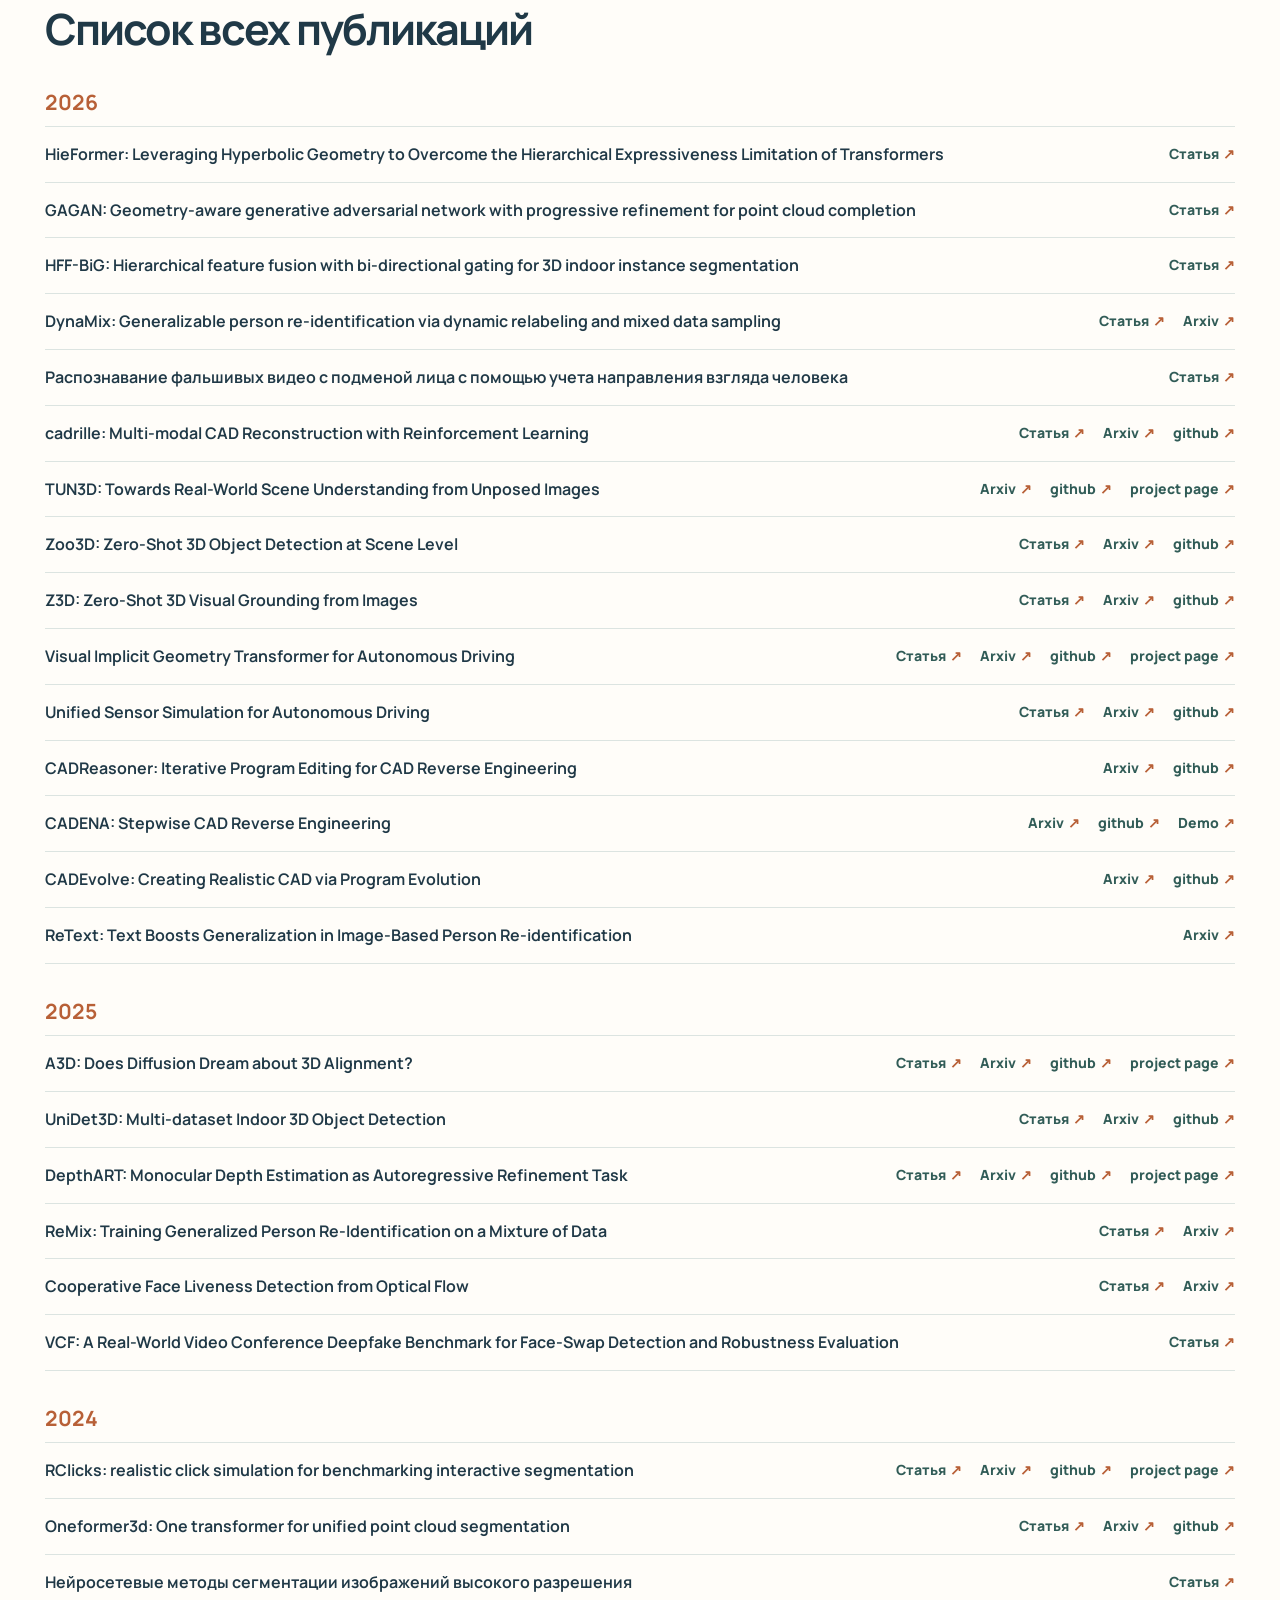
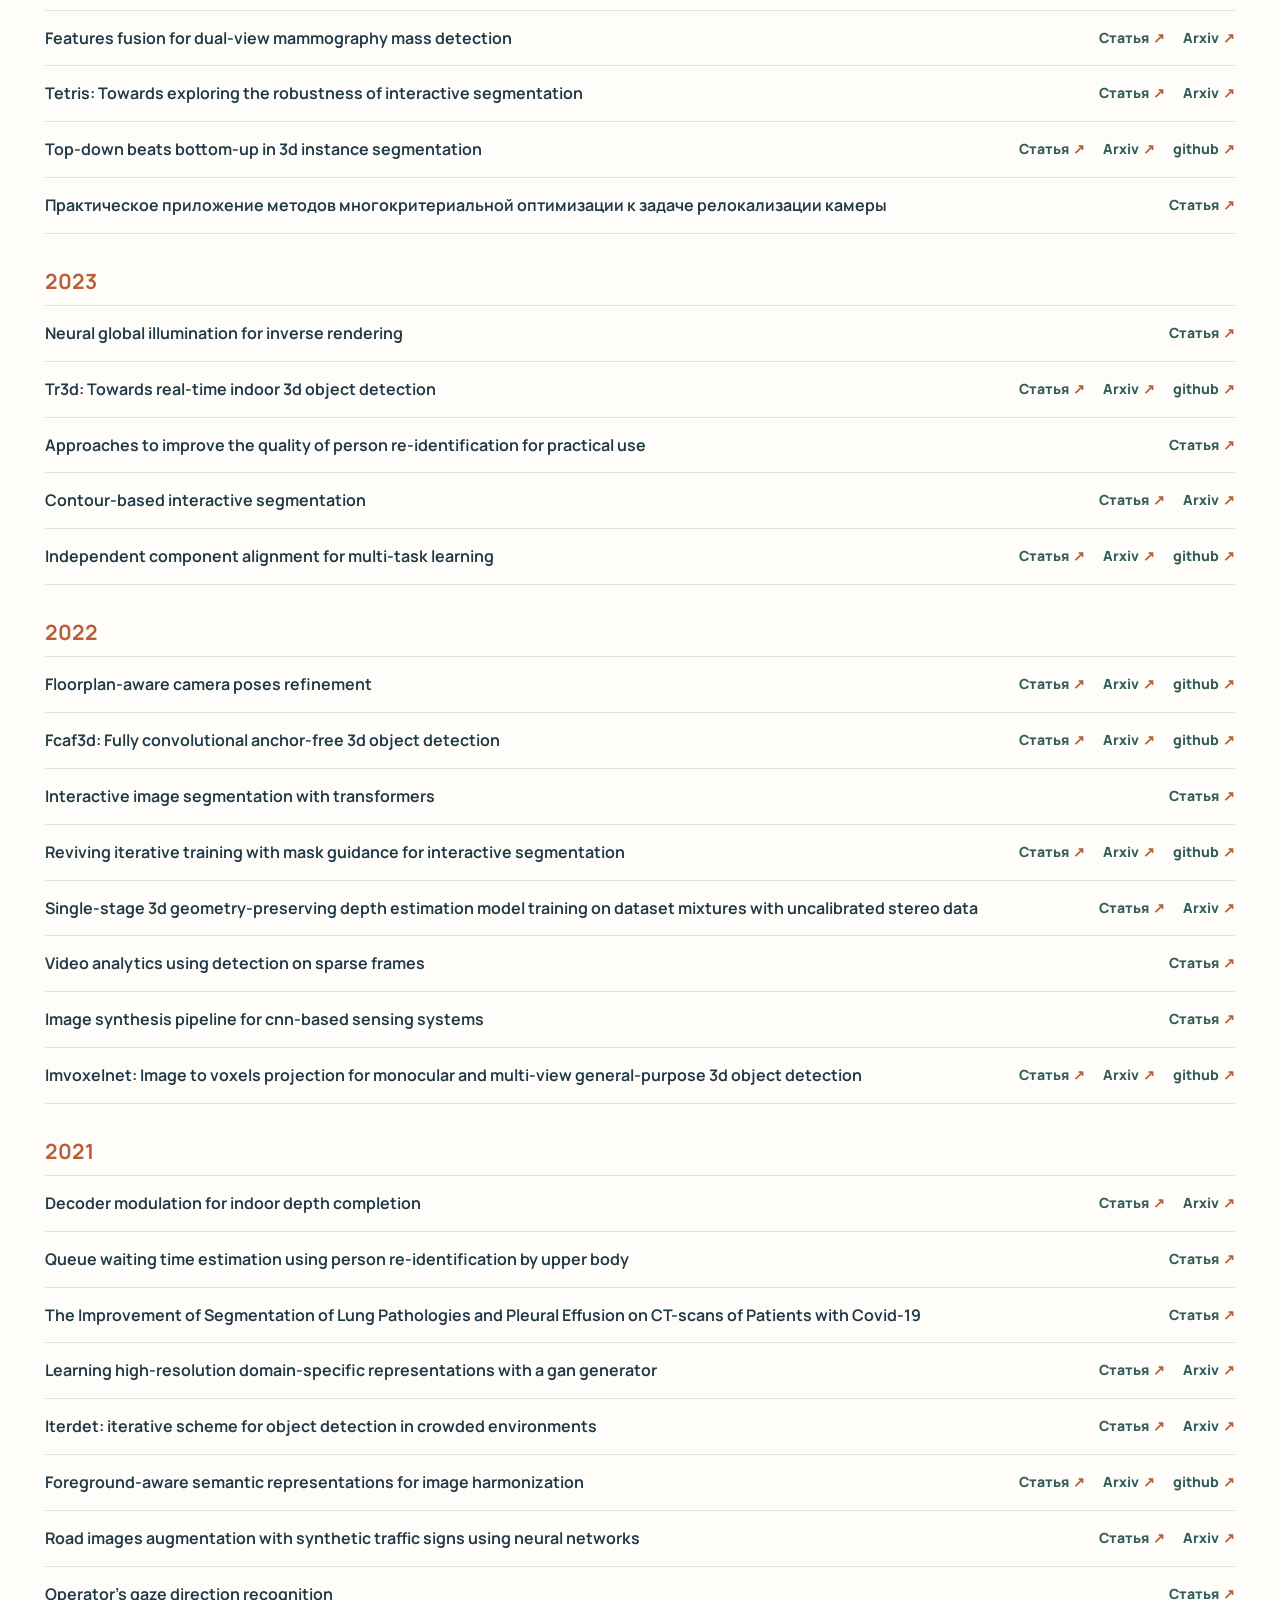
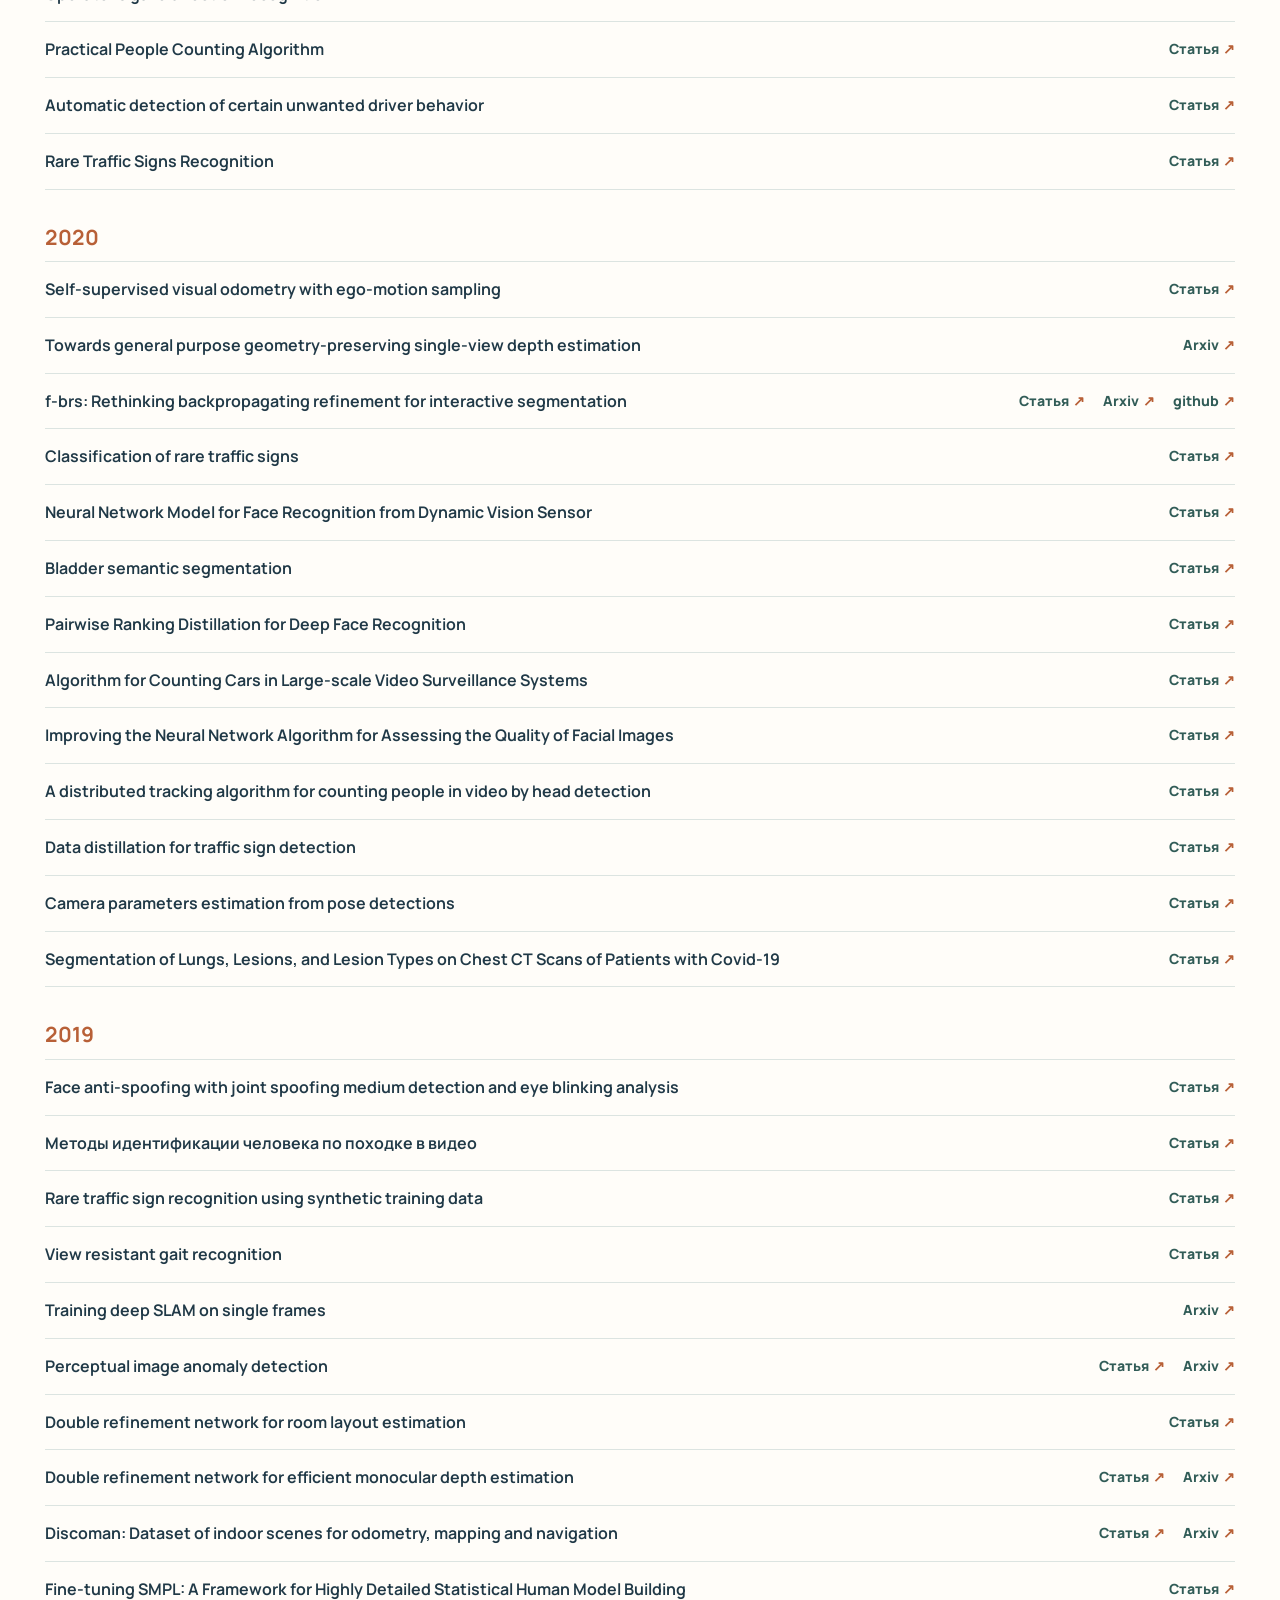
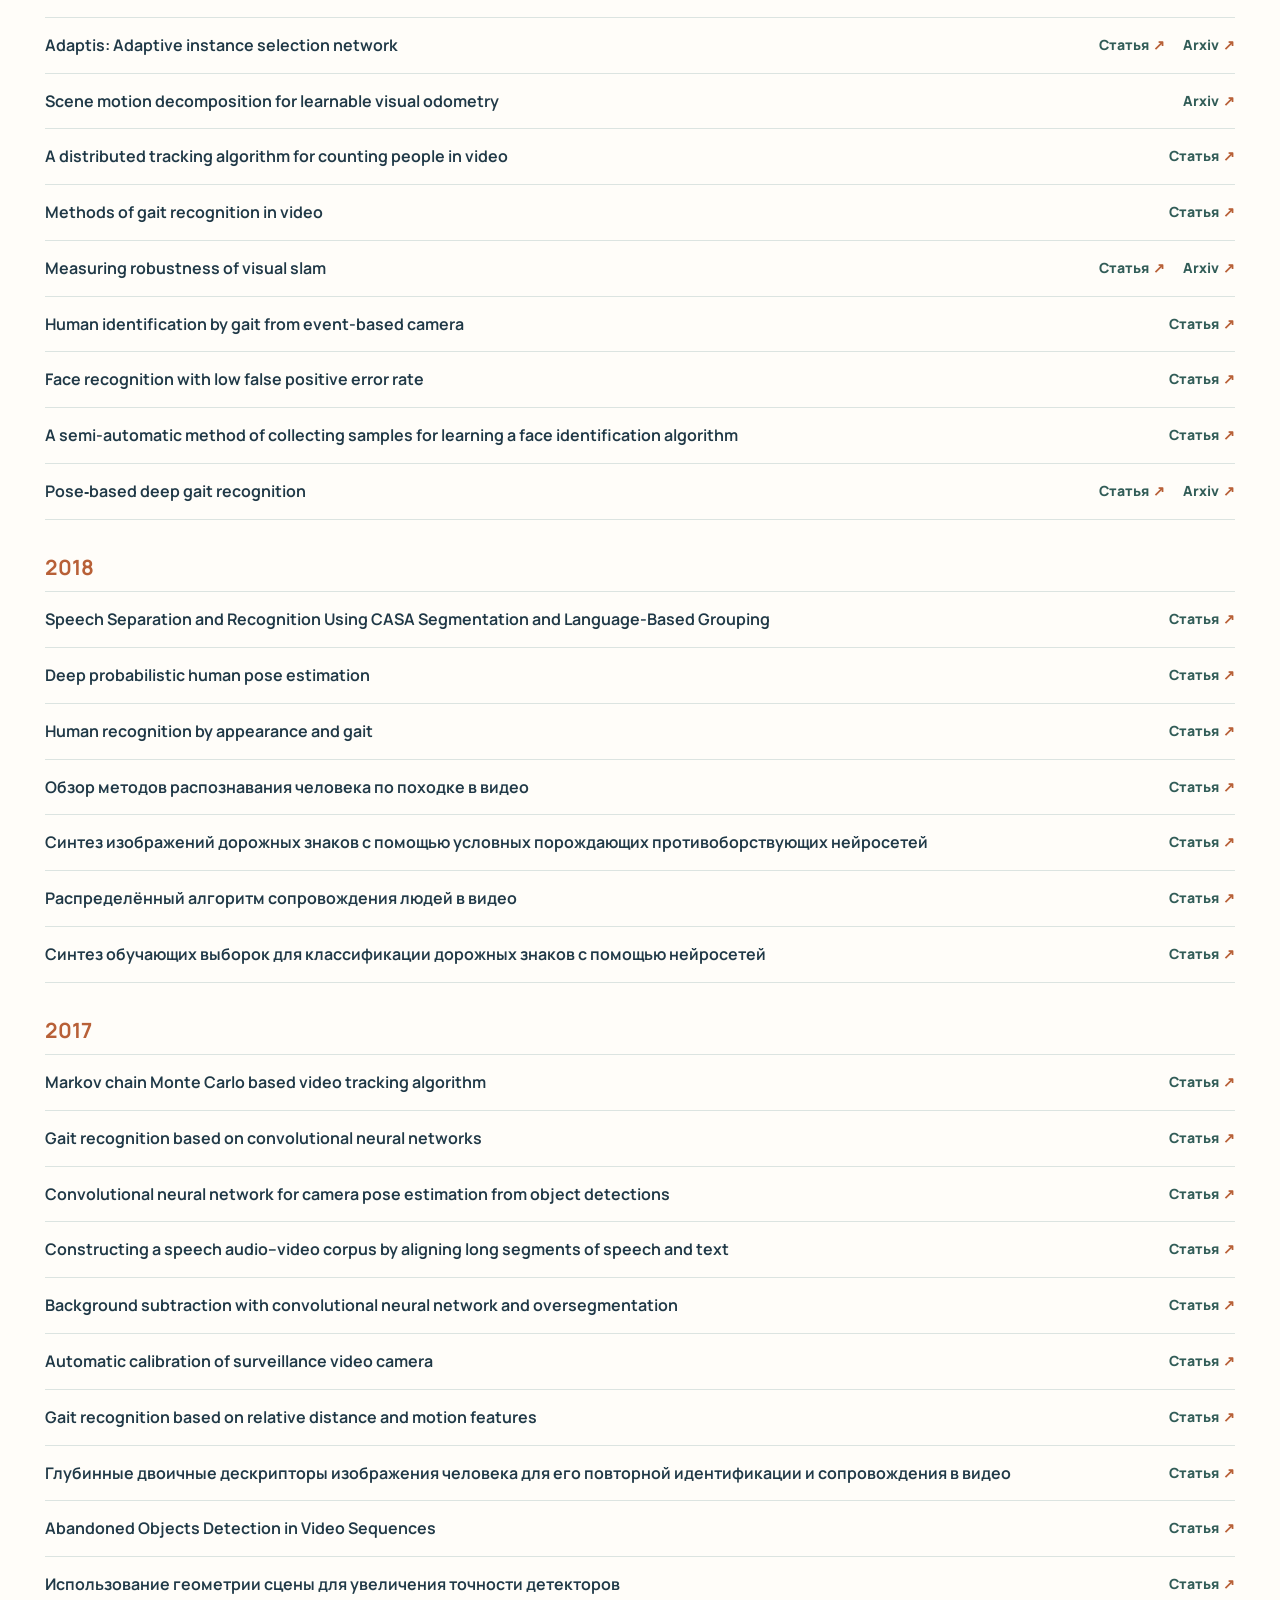
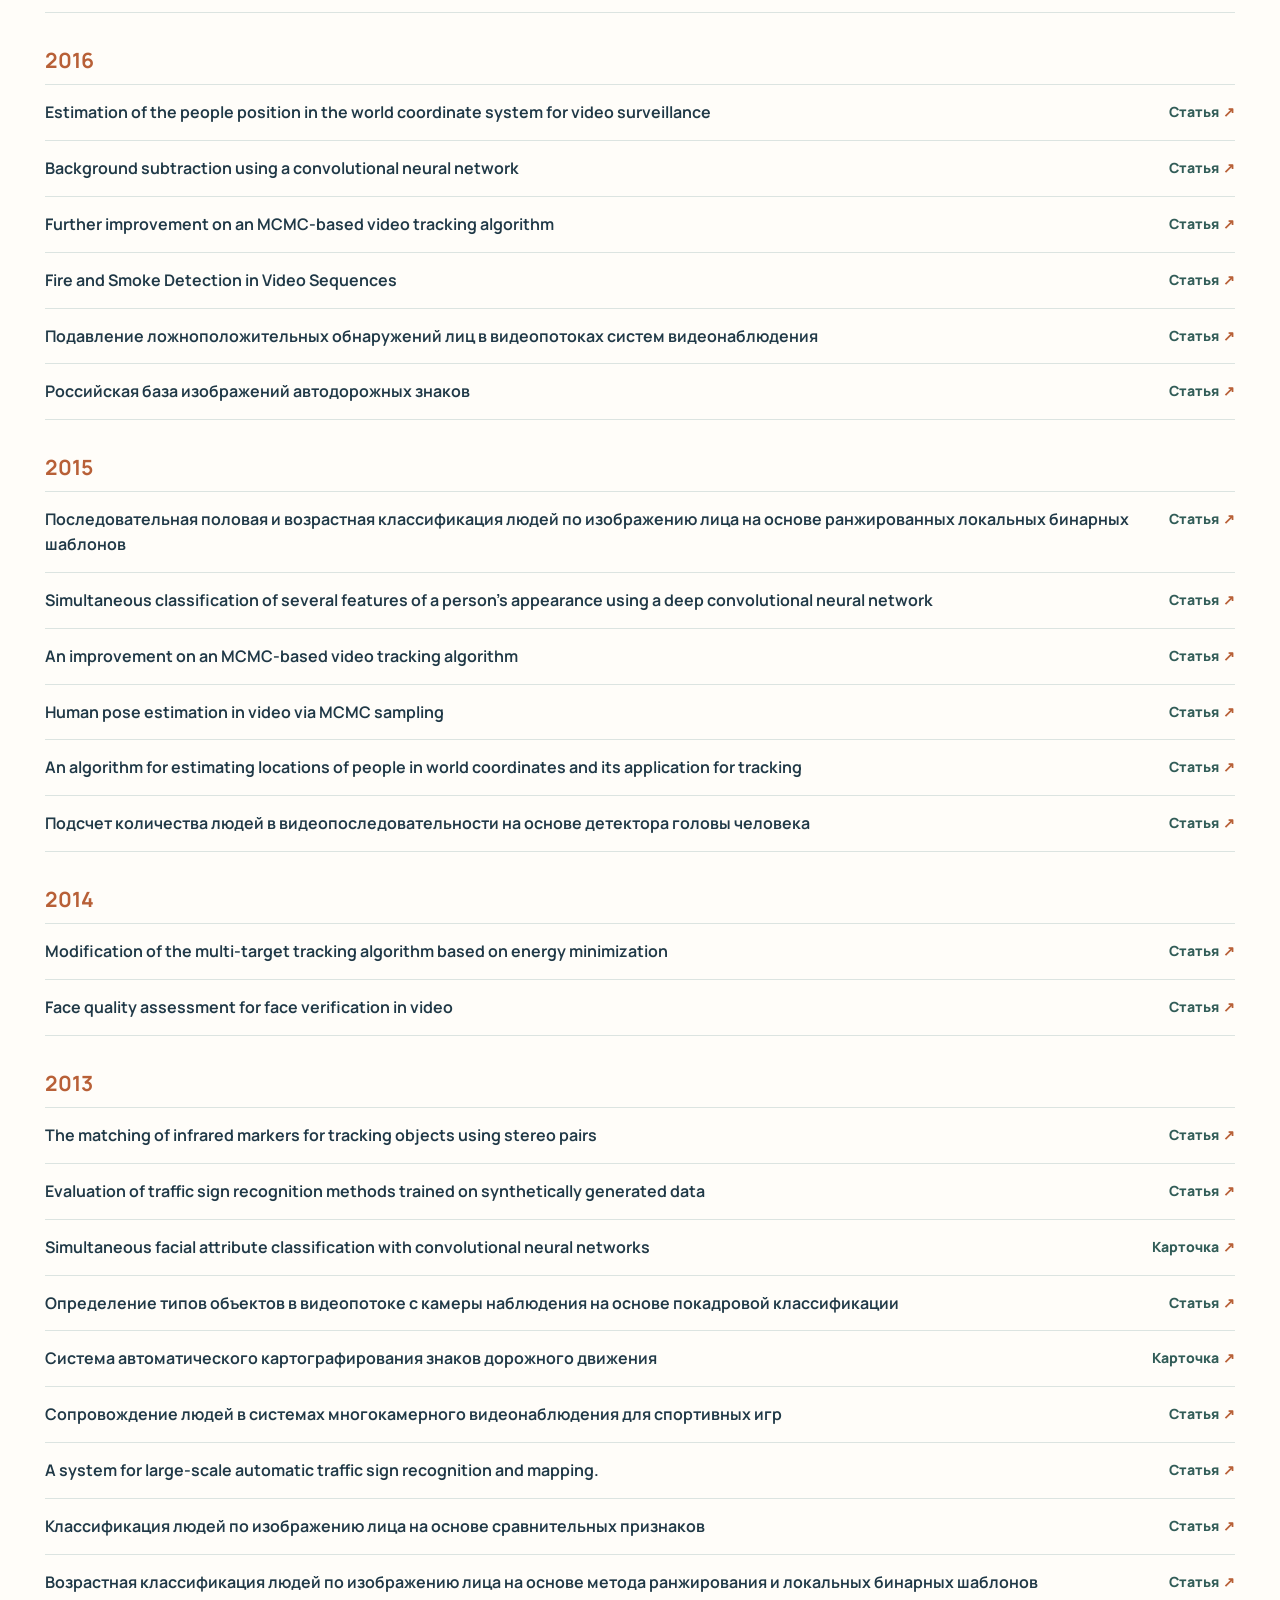
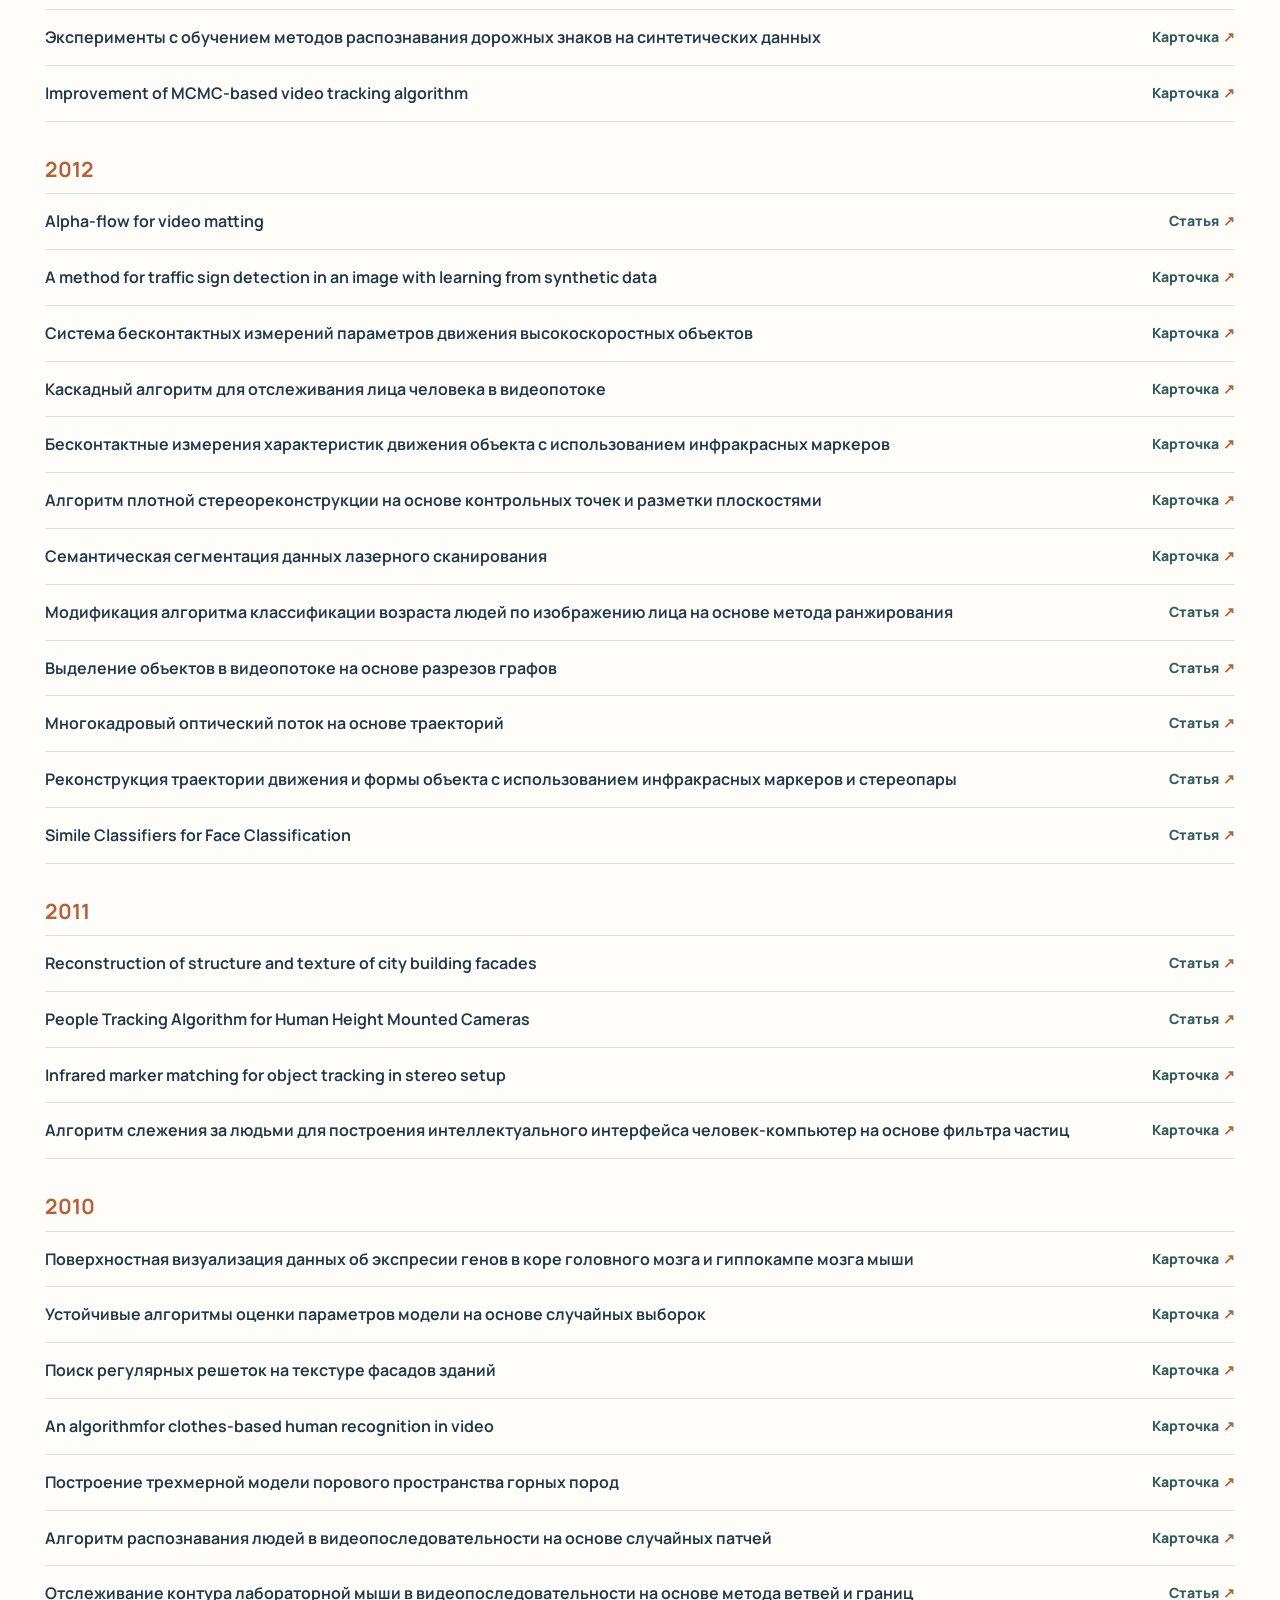
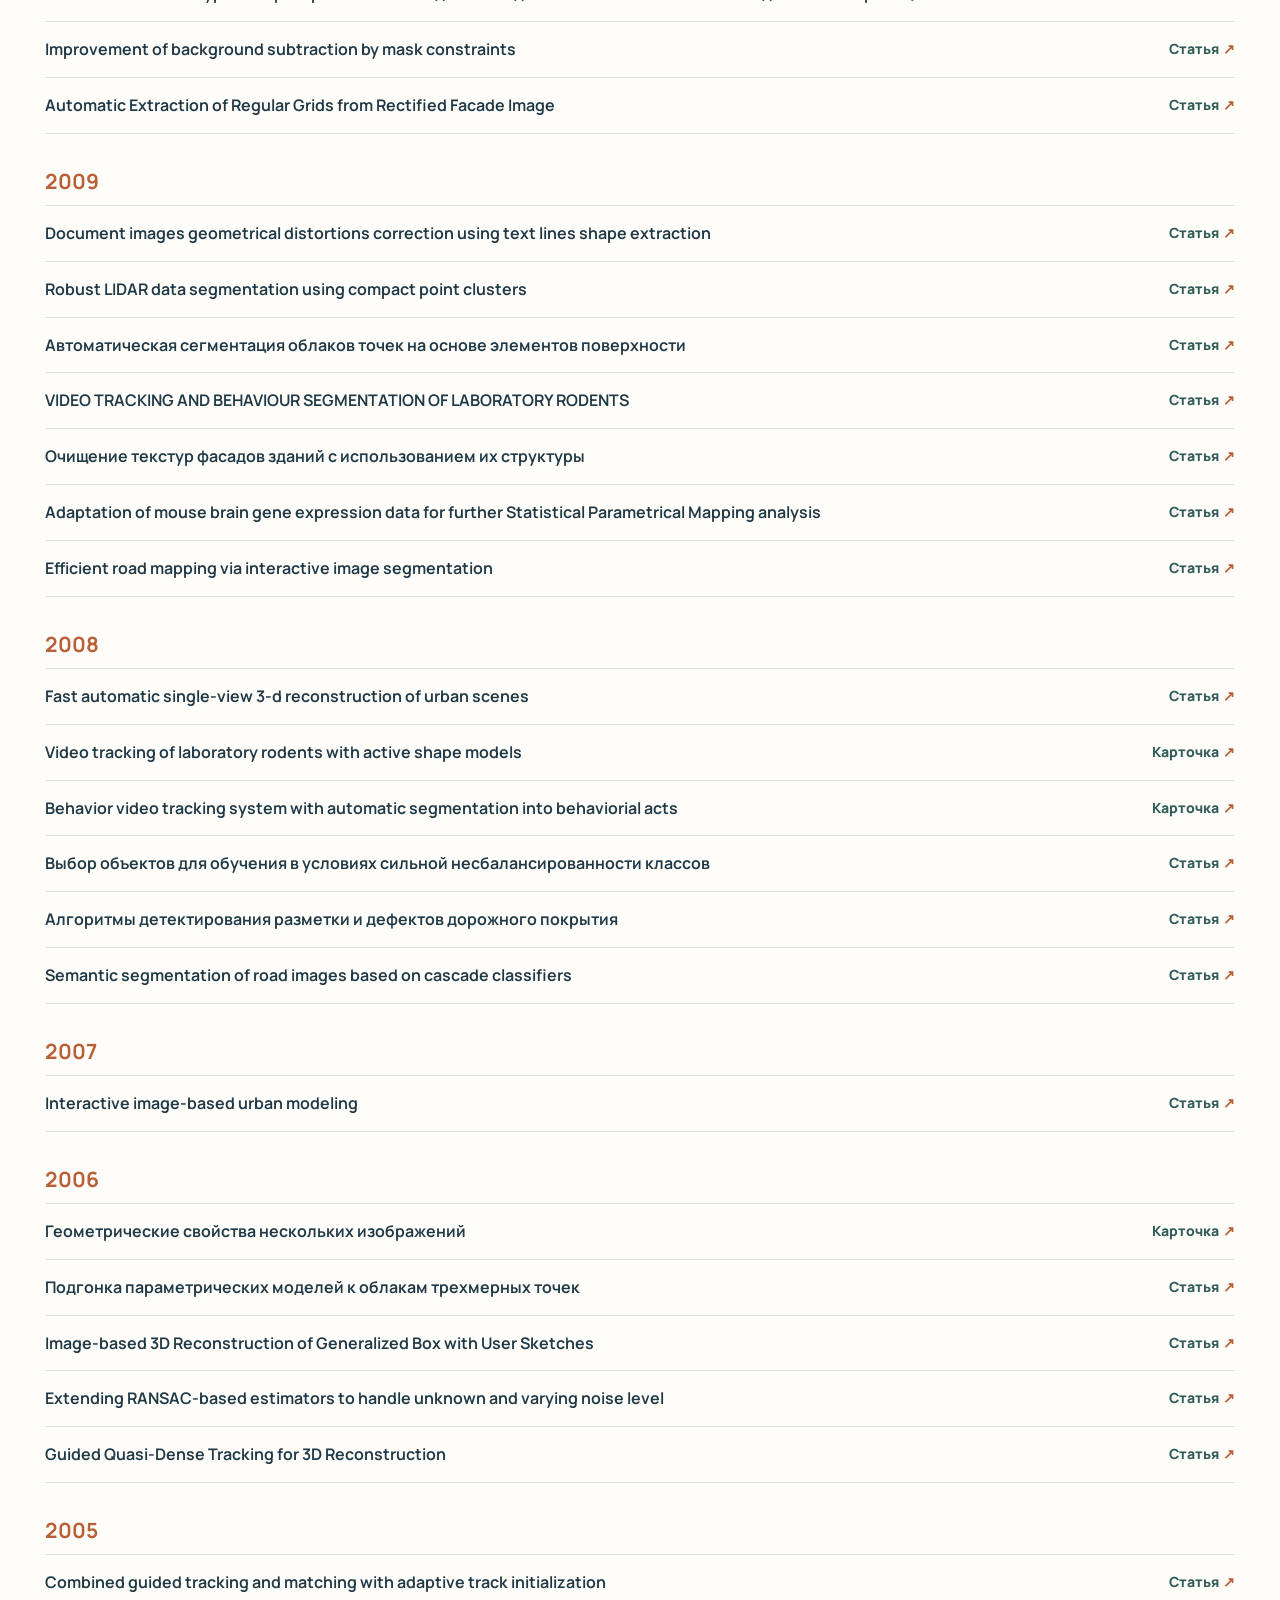
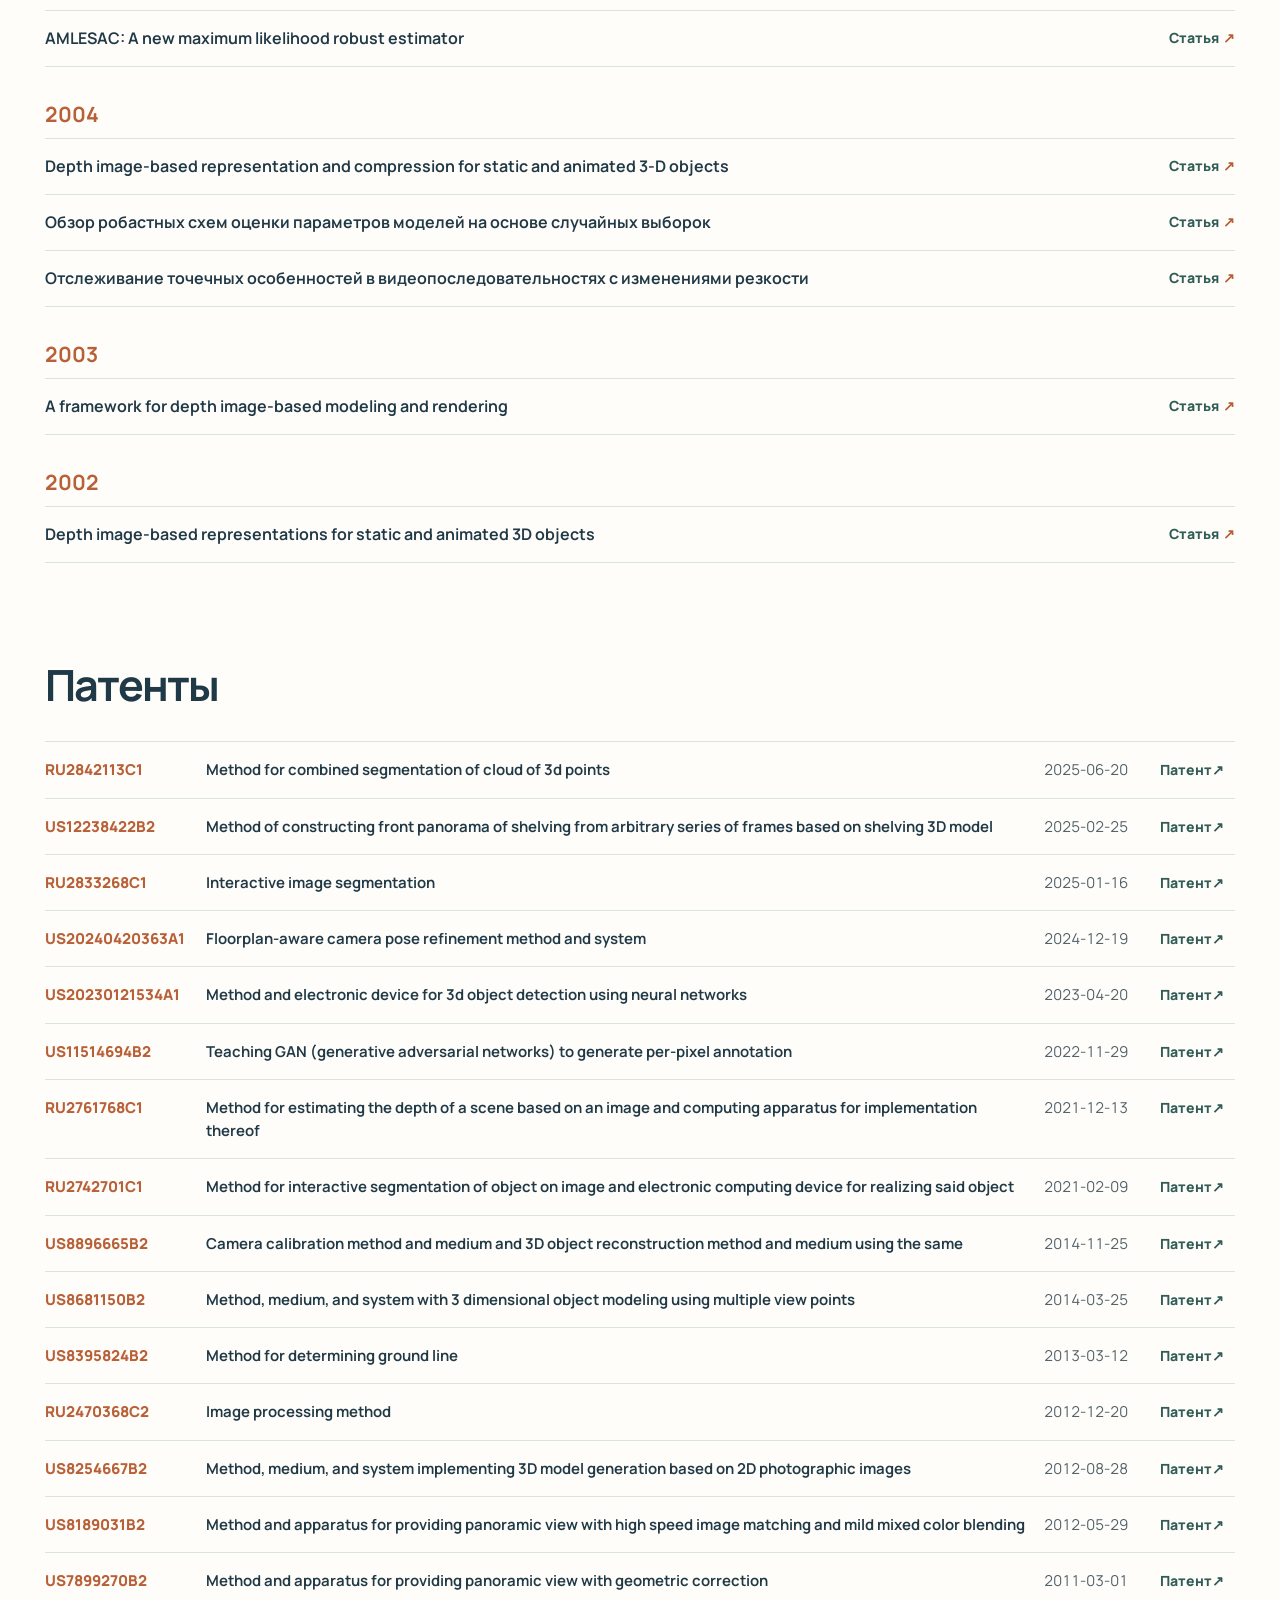
<file: publications/index.html>
<!doctype html><html lang="ru"><head><meta charset="utf-8"><meta name="viewport" content="width=device-width,initial-scale=1"><meta name="color-scheme" content="light"><title>Публикации — Антон Конушин</title><meta name="description" content="Избранные работы, полный список публикаций и патенты."><link rel="canonical" href="https://antonkonushin.ru/publications/"><link rel="alternate" hreflang="ru" href="https://antonkonushin.ru/publications/"><link rel="alternate" hreflang="en" href="https://antonkonushin.ru/en/publications/"><link rel="icon" type="image/svg+xml" href="../assets/favicon.svg"><link rel="stylesheet" href="../assets/styles.css"><meta property="og:type" content="profile"><meta property="og:title" content="Публикации — Антон Конушин"><meta property="og:description" content="Избранные работы, полный список публикаций и патенты."><meta property="og:url" content="https://antonkonushin.ru/publications/"></head><body>
  <a class="skip-link" href="#main">К содержанию</a>
  <header class="site-header"><div class="shell header-inner"><a class="wordmark" href="../index.html">AK<span class="wordmark-dot">.</span></a><nav aria-label="Основная навигация"><a href="../about/index.html">Обо мне</a><a href="../spatial-ai/index.html">Spatial AI</a><a href="index.html" aria-current="page">Публикации</a><a href="../teaching/index.html">Преподавание</a><a href="../media/index.html">Выступления</a></nav><a class="lang-switch" href="../en/publications/index.html" lang="en">EN<span aria-hidden="true">↗</span></a></div></header>
  <main id="main"><section class="detail-hero"><div class="shell"><a class="back-link" href="../index.html">← На главную</a><span class="section-index">03 / Публикации</span><h1>Публикации<span class="period">.</span></h1><p class="detail-intro">Избранные работы, полный список публикаций и патенты.</p></div></section><section class="detail-content shell"><section class="publication-part" id="selected-work" aria-labelledby="selected-work-title"><h2 id="selected-work-title">Избранные и недавние работы</h2><div class="paper-list"><article class="paper" id="paper-cadena">
    <div class="paper-art has-image"><img src="../assets/publications/cadena.jpg" alt="" width="188" height="151" loading="lazy"></div>
    <div class="paper-copy"><div class="paper-meta"><span>arXiv</span><span>2026</span></div><h3>CADENA: Stepwise CAD Reverse Engineering</h3><p class="authors">S. Kabisov, G. Savrasov, M. Elistratov, A. Rodriguez, D. Ignatiev, N. Gavrilov, R. Uzdenov, A. Boyko, I. Pasechnik, A. Konushin, A. Kuznetsov, D. Zhemchuzhnikov</p><p class="paper-summary">Пошагово строит редактируемую CAD-модель, сверяя геометрию после каждой операции.</p><div class="paper-links"><a class="" href="https://arxiv.org/abs/2608.00799" target="_blank" rel="noopener noreferrer">Arxiv<span aria-hidden="true">↗</span></a><a class="" href="https://github.com/zhemdi/cadena" target="_blank" rel="noopener noreferrer">github<span aria-hidden="true">↗</span></a><a class="" href="https://huggingface.co/spaces/kulibinai/cadena-stepwise-cad" target="_blank" rel="noopener noreferrer">Demo<span aria-hidden="true">↗</span></a></div></div>
  </article><article class="paper" id="paper-cadreasoner">
    <div class="paper-art has-image"><img src="../assets/publications/cadreasoner.png" alt="" width="188" height="151" loading="lazy"></div>
    <div class="paper-copy"><div class="paper-meta"><span>CVPR Findings</span><span>2026</span></div><h3>CADReasoner: Iterative Program Editing for CAD Reverse Engineering</h3><p class="authors">S. Kabisov, V. Kirichuk, A. Volkov, G. Savrasov, M. Barannikov, A. Konushin, A. Kuznetsov, D. Zhemchuzhnikov</p><p class="paper-summary">Итеративно редактирует CAD-программу с обратной связью по геометрической ошибке.</p><div class="paper-links"><a class="" href="https://arxiv.org/abs/2603.29847" target="_blank" rel="noopener noreferrer">Arxiv<span aria-hidden="true">↗</span></a><a class="" href="https://github.com/zhemdi/CADReasoner" target="_blank" rel="noopener noreferrer">github<span aria-hidden="true">↗</span></a></div></div>
  </article><article class="paper" id="paper-cadrille">
    <div class="paper-art has-image"><img src="../assets/publications/cadrille.jpg" alt="" width="188" height="151" loading="lazy"></div>
    <div class="paper-copy"><div class="paper-meta"><span>ICLR</span><span>2026</span></div><h3>cadrille: Multi-modal CAD Reconstruction with Online Reinforcement Learning</h3><p class="authors">M. Kolodiazhnyi, D. Tarasov, D. Zhemchuzhnikov, A. Nikulin, I. Zisman, A. Vorontsova, A. Konushin, V. Kurenkov, D. Rukhovich</p><p class="paper-summary">Восстанавливает CAD-модели из изображений, облаков точек и текста с онлайн-обучением с подкреплением.</p><div class="paper-links"><a class="" href="https://openreview.net/pdf?id=w2tnhhMbXv" target="_blank" rel="noopener noreferrer">Статья<span aria-hidden="true">↗</span></a><a class="" href="https://arxiv.org/abs/2505.22914" target="_blank" rel="noopener noreferrer">Arxiv<span aria-hidden="true">↗</span></a><a class="" href="https://github.com/col14m/cadrille" target="_blank" rel="noopener noreferrer">github<span aria-hidden="true">↗</span></a></div></div>
  </article><article class="paper" id="paper-tun3d">
    <div class="paper-art has-image"><img src="../assets/publications/tun3d.jpg" alt="" width="188" height="151" loading="lazy"></div>
    <div class="paper-copy"><div class="paper-meta"><span>ICRA</span><span>2026</span></div><h3>TUN3D: Towards Real-World Scene Understanding from Unposed Images</h3><p class="authors">A. Konushin, N. Drozdov, B. Gabdullin, A. Zakharov, A. Vorontsova, D. Rukhovich, M. Kolodiazhnyi</p><p class="paper-summary">Определяет планировку и объекты помещения по снимкам без известных поз камер.</p><div class="paper-links"><a class="" href="https://arxiv.org/abs/2509.21388" target="_blank" rel="noopener noreferrer">Arxiv<span aria-hidden="true">↗</span></a><a class="" href="https://github.com/col14m/TUN3D" target="_blank" rel="noopener noreferrer">github<span aria-hidden="true">↗</span></a><a class="" href="https://bulatko.github.io/tun3d/" target="_blank" rel="noopener noreferrer">project page<span aria-hidden="true">↗</span></a></div></div>
  </article><article class="paper" id="paper-zoo3d">
    <div class="paper-art has-image"><img src="../assets/publications/zoo3d.jpg" alt="" width="188" height="151" loading="lazy"></div>
    <div class="paper-copy"><div class="paper-meta"><span>CVPR</span><span>2026</span></div><h3>Zoo3D: Zero-Shot 3D Object Detection at Scene Level</h3><p class="authors">A. Lemeshko, B. Gabdullin, N. Drozdov, A. Konushin, D. Rukhovich, M. Kolodiazhnyi</p><p class="paper-summary">Находит новые категории 3D-объектов в целой сцене без обучения на этих категориях.</p><div class="paper-links"><a class="" href="https://openaccess.thecvf.com/content/CVPR2026/html/Lemeshko_Zoo3D_Zero-Shot_3D_Object_Detection_at_Scene_Level_CVPR_2026_paper.html" target="_blank" rel="noopener noreferrer">Статья<span aria-hidden="true">↗</span></a><a class="" href="https://arxiv.org/abs/2511.20253" target="_blank" rel="noopener noreferrer">Arxiv<span aria-hidden="true">↗</span></a><a class="" href="https://github.com/col14m/Zoo3D" target="_blank" rel="noopener noreferrer">github<span aria-hidden="true">↗</span></a></div></div>
  </article><article class="paper" id="paper-z3d">
    <div class="paper-art has-image"><img src="../assets/publications/z3d.png" alt="" width="188" height="151" loading="lazy"></div>
    <div class="paper-copy"><div class="paper-meta"><span>ACL</span><span>2026</span></div><h3>Z3D: Zero-Shot 3D Visual Grounding from Images</h3><p class="authors">N. Drozdov, A. Lemeshko, N. Gavrilov, A. Konushin, D. Rukhovich, M. Kolodiazhnyi</p><p class="paper-summary">Находит объект в 3D-сцене по текстовому описанию, используя изображения.</p><div class="paper-links"><a class="" href="https://aclanthology.org/2026.acl-short.13/" target="_blank" rel="noopener noreferrer">Статья<span aria-hidden="true">↗</span></a><a class="" href="https://arxiv.org/abs/2602.03361" target="_blank" rel="noopener noreferrer">Arxiv<span aria-hidden="true">↗</span></a><a class="" href="https://github.com/col14m/Z3D" target="_blank" rel="noopener noreferrer">github<span aria-hidden="true">↗</span></a></div></div>
  </article><article class="paper" id="paper-unidet3d">
    <div class="paper-art has-image"><img src="../assets/publications/unidet3d.jpg" alt="" width="188" height="151" loading="lazy"></div>
    <div class="paper-copy"><div class="paper-meta"><span>AAAI</span><span>2025</span></div><h3>UniDet3D: Multi-dataset Indoor 3D Object Detection</h3><p class="authors">M. Kolodiazhnyi, A. Vorontsova, M. Skripkin, D. Rukhovich, A. Konushin</p><p class="paper-summary">Единый детектор 3D-объектов обучается на нескольких наборах данных для помещений.</p><div class="paper-links"><a class="" href="https://ojs.aaai.org/index.php/AAAI/article/view/32459" target="_blank" rel="noopener noreferrer">Статья<span aria-hidden="true">↗</span></a><a class="" href="https://arxiv.org/abs/2409.04234" target="_blank" rel="noopener noreferrer">Arxiv<span aria-hidden="true">↗</span></a><a class="" href="https://github.com/filaPro/unidet3d" target="_blank" rel="noopener noreferrer">github<span aria-hidden="true">↗</span></a></div></div>
  </article><article class="paper" id="paper-oneformer3d">
    <div class="paper-art has-image"><img src="../assets/publications/oneformer3d.jpg" alt="" width="188" height="151" loading="lazy"></div>
    <div class="paper-copy"><div class="paper-meta"><span>CVPR</span><span>2024</span></div><h3>OneFormer3D: One Transformer for Unified Point Cloud Segmentation</h3><p class="authors">M. Kolodiazhnyi, A. Vorontsova, A. Konushin, D. Rukhovich</p><p class="paper-summary">Один трансформер решает задачи семантической, экземплярной и паноптической сегментации облаков точек.</p><div class="paper-links"><a class="" href="https://openaccess.thecvf.com/content/CVPR2024/html/Kolodiazhnyi_OneFormer3D_One_Transformer_for_Unified_Point_Cloud_Segmentation_CVPR_2024_paper.html" target="_blank" rel="noopener noreferrer">Статья<span aria-hidden="true">↗</span></a><a class="" href="https://arxiv.org/abs/2311.14405" target="_blank" rel="noopener noreferrer">Arxiv<span aria-hidden="true">↗</span></a><a class="" href="https://github.com/filaPro/oneformer3d" target="_blank" rel="noopener noreferrer">github<span aria-hidden="true">↗</span></a></div></div>
  </article><article class="paper" id="paper-fcaf3d">
    <div class="paper-art has-image"><img src="../assets/publications/fcaf3d.jpg" alt="" width="188" height="151" loading="lazy"></div>
    <div class="paper-copy"><div class="paper-meta"><span>ECCV</span><span>2022</span></div><h3>FCAF3D: Fully Convolutional Anchor-Free 3D Object Detection</h3><p class="authors">D. Rukhovich, A. Vorontsova, A. Konushin</p><p class="paper-summary">Полностью сверточный метод обнаруживает 3D-объекты без якорных рамок.</p><div class="paper-links"><a class="" href="https://doi.org/10.1007/978-3-031-20080-9_28" target="_blank" rel="noopener noreferrer">Статья<span aria-hidden="true">↗</span></a><a class="" href="https://arxiv.org/abs/2112.00322" target="_blank" rel="noopener noreferrer">Arxiv<span aria-hidden="true">↗</span></a><a class="" href="https://github.com/filaPro/fcaf3d" target="_blank" rel="noopener noreferrer">github<span aria-hidden="true">↗</span></a></div></div>
  </article><article class="paper" id="paper-unified-sensor">
    <div class="paper-art has-image"><img src="../assets/publications/unified-sensor.jpg" alt="" width="188" height="151" loading="lazy"></div>
    <div class="paper-copy"><div class="paper-meta"><span>IJCAI</span><span>2026</span></div><h3>Unified Sensor Simulation for Autonomous Driving</h3><p class="authors">N. Patakin, A. Shirokov, A. Konushin, D. Senushkin</p><p class="paper-summary">Единая модель воспроизводит показания камер и лидаров для моделирования автономного вождения.</p><div class="paper-links"><a class="" href="https://www.ijcai.org/proceedings/2026/168" target="_blank" rel="noopener noreferrer">Статья<span aria-hidden="true">↗</span></a><a class="" href="https://arxiv.org/abs/2602.05617" target="_blank" rel="noopener noreferrer">Arxiv<span aria-hidden="true">↗</span></a><a class="" href="https://github.com/whesense/XSIM" target="_blank" rel="noopener noreferrer">github<span aria-hidden="true">↗</span></a></div></div>
  </article><article class="paper" id="paper-dynamix">
    <div class="paper-art has-image"><img src="../assets/publications/dynamix.png" alt="" width="188" height="151" loading="lazy"></div>
    <div class="paper-copy"><div class="paper-meta"><span>Neurocomputing</span><span>2026</span></div><h3>DynaMix: Generalizable Person Re-Identification via Dynamic Relabeling and Mixed Data Sampling</h3><p class="authors">T. Mamedov, A. Konushin, V. Konushin</p><p class="paper-summary">Повышает переносимость повторной идентификации людей через обновление меток и смешанную выборку данных.</p><div class="paper-links"><a class="" href="https://www.sciencedirect.com/science/article/pii/S0925231225031182" target="_blank" rel="noopener noreferrer">Статья<span aria-hidden="true">↗</span></a><a class="" href="https://arxiv.org/abs/2511.19067" target="_blank" rel="noopener noreferrer">Arxiv<span aria-hidden="true">↗</span></a></div></div>
  </article><article class="paper" id="paper-ritm">
    <div class="paper-art has-image"><img src="../assets/publications/ritm.jpg" alt="" width="188" height="151" loading="lazy"></div>
    <div class="paper-copy"><div class="paper-meta"><span>ICIP</span><span>2022</span></div><h3>Reviving Iterative Training with Mask Guidance for Interactive Segmentation</h3><p class="authors">K. Sofiiuk, I. Petrov, A. Konushin</p><p class="paper-summary">Интерактивная сегментация уточняет маску объекта по кликам пользователя.</p><div class="paper-links"><a class="" href="https://doi.org/10.1109/icip46576.2022.9897365" target="_blank" rel="noopener noreferrer">Статья<span aria-hidden="true">↗</span></a><a class="" href="https://arxiv.org/abs/2102.06583" target="_blank" rel="noopener noreferrer">Arxiv<span aria-hidden="true">↗</span></a><a class="" href="https://github.com/anhhuynh1506/RITM" target="_blank" rel="noopener noreferrer">github<span aria-hidden="true">↗</span></a></div></div>
  </article></div></section><section class="publication-part" id="all-publications" aria-labelledby="all-publications-title"><h2 id="all-publications-title">Список всех публикаций</h2><div class="bibliography-year"><h3>2026</h3><ul class="bibliography-list"><li><span class="bibliography-title">HieFormer: Leveraging Hyperbolic Geometry to Overcome the Hierarchical Expressiveness Limitation of Transformers</span><div class="paper-links"><a class="" href="https://doi.org/10.1016/j.neunet.2026.109675" target="_blank" rel="noopener noreferrer">Статья<span aria-hidden="true">↗</span></a></div></li><li><span class="bibliography-title">GAGAN: Geometry-aware generative adversarial network with progressive refinement for point cloud completion</span><div class="paper-links"><a class="" href="https://www.sciencedirect.com/science/article/abs/pii/S0141938226002738" target="_blank" rel="noopener noreferrer">Статья<span aria-hidden="true">↗</span></a></div></li><li><span class="bibliography-title">HFF-BiG: Hierarchical feature fusion with bi-directional gating for 3D indoor instance segmentation</span><div class="paper-links"><a class="" href="https://www.sciencedirect.com/science/article/pii/S0925231226006302" target="_blank" rel="noopener noreferrer">Статья<span aria-hidden="true">↗</span></a></div></li><li><span class="bibliography-title">DynaMix: Generalizable person re-identification via dynamic relabeling and mixed data sampling</span><div class="paper-links"><a class="" href="https://www.sciencedirect.com/science/article/pii/S0925231225031182" target="_blank" rel="noopener noreferrer">Статья<span aria-hidden="true">↗</span></a><a class="" href="https://arxiv.org/abs/2511.19067" target="_blank" rel="noopener noreferrer">Arxiv<span aria-hidden="true">↗</span></a></div></li><li><span class="bibliography-title">Распознавание фальшивых видео с подменой лица с помощью учета направления взгляда человека</span><div class="paper-links"><a class="" href="https://num-meth.ru/index.php/journal/article/view/1494" target="_blank" rel="noopener noreferrer">Статья<span aria-hidden="true">↗</span></a></div></li><li><span class="bibliography-title">cadrille: Multi-modal CAD Reconstruction with Reinforcement Learning</span><div class="paper-links"><a class="" href="https://openreview.net/pdf?id=w2tnhhMbXv" target="_blank" rel="noopener noreferrer">Статья<span aria-hidden="true">↗</span></a><a class="" href="https://arxiv.org/abs/2505.22914" target="_blank" rel="noopener noreferrer">Arxiv<span aria-hidden="true">↗</span></a><a class="" href="https://github.com/col14m/cadrille" target="_blank" rel="noopener noreferrer">github<span aria-hidden="true">↗</span></a></div></li><li><span class="bibliography-title">TUN3D: Towards Real-World Scene Understanding from Unposed Images</span><div class="paper-links"><a class="" href="https://arxiv.org/abs/2509.21388" target="_blank" rel="noopener noreferrer">Arxiv<span aria-hidden="true">↗</span></a><a class="" href="https://github.com/col14m/TUN3D" target="_blank" rel="noopener noreferrer">github<span aria-hidden="true">↗</span></a><a class="" href="https://bulatko.github.io/tun3d/" target="_blank" rel="noopener noreferrer">project page<span aria-hidden="true">↗</span></a></div></li><li><span class="bibliography-title">Zoo3D: Zero-Shot 3D Object Detection at Scene Level</span><div class="paper-links"><a class="" href="https://openaccess.thecvf.com/content/CVPR2026/html/Lemeshko_Zoo3D_Zero-Shot_3D_Object_Detection_at_Scene_Level_CVPR_2026_paper.html" target="_blank" rel="noopener noreferrer">Статья<span aria-hidden="true">↗</span></a><a class="" href="https://arxiv.org/abs/2511.20253" target="_blank" rel="noopener noreferrer">Arxiv<span aria-hidden="true">↗</span></a><a class="" href="https://github.com/col14m/Zoo3D" target="_blank" rel="noopener noreferrer">github<span aria-hidden="true">↗</span></a></div></li><li><span class="bibliography-title">Z3D: Zero-Shot 3D Visual Grounding from Images</span><div class="paper-links"><a class="" href="https://aclanthology.org/2026.acl-short.13/" target="_blank" rel="noopener noreferrer">Статья<span aria-hidden="true">↗</span></a><a class="" href="https://arxiv.org/abs/2602.03361" target="_blank" rel="noopener noreferrer">Arxiv<span aria-hidden="true">↗</span></a><a class="" href="https://github.com/col14m/Z3D" target="_blank" rel="noopener noreferrer">github<span aria-hidden="true">↗</span></a></div></li><li><span class="bibliography-title">Visual Implicit Geometry Transformer for Autonomous Driving</span><div class="paper-links"><a class="" href="https://www.ijcai.org/proceedings/2026/179" target="_blank" rel="noopener noreferrer">Статья<span aria-hidden="true">↗</span></a><a class="" href="https://arxiv.org/abs/2602.05573" target="_blank" rel="noopener noreferrer">Arxiv<span aria-hidden="true">↗</span></a><a class="" href="https://github.com/whesense/ViGT" target="_blank" rel="noopener noreferrer">github<span aria-hidden="true">↗</span></a><a class="" href="https://whesense.github.io/" target="_blank" rel="noopener noreferrer">project page<span aria-hidden="true">↗</span></a></div></li><li><span class="bibliography-title">Unified Sensor Simulation for Autonomous Driving</span><div class="paper-links"><a class="" href="https://www.ijcai.org/proceedings/2026/168" target="_blank" rel="noopener noreferrer">Статья<span aria-hidden="true">↗</span></a><a class="" href="https://arxiv.org/abs/2602.05617" target="_blank" rel="noopener noreferrer">Arxiv<span aria-hidden="true">↗</span></a><a class="" href="https://github.com/whesense/XSIM" target="_blank" rel="noopener noreferrer">github<span aria-hidden="true">↗</span></a></div></li><li><span class="bibliography-title">CADReasoner: Iterative Program Editing for CAD Reverse Engineering</span><div class="paper-links"><a class="" href="https://arxiv.org/abs/2603.29847" target="_blank" rel="noopener noreferrer">Arxiv<span aria-hidden="true">↗</span></a><a class="" href="https://github.com/zhemdi/CADReasoner" target="_blank" rel="noopener noreferrer">github<span aria-hidden="true">↗</span></a></div></li><li><span class="bibliography-title">CADENA: Stepwise CAD Reverse Engineering</span><div class="paper-links"><a class="" href="https://arxiv.org/abs/2608.00799" target="_blank" rel="noopener noreferrer">Arxiv<span aria-hidden="true">↗</span></a><a class="" href="https://github.com/zhemdi/cadena" target="_blank" rel="noopener noreferrer">github<span aria-hidden="true">↗</span></a><a class="" href="https://huggingface.co/spaces/kulibinai/cadena-stepwise-cad" target="_blank" rel="noopener noreferrer">Demo<span aria-hidden="true">↗</span></a></div></li><li><span class="bibliography-title">CADEvolve: Creating Realistic CAD via Program Evolution</span><div class="paper-links"><a class="" href="https://arxiv.org/abs/2602.16317" target="_blank" rel="noopener noreferrer">Arxiv<span aria-hidden="true">↗</span></a><a class="" href="https://github.com/zhemdi/CADEvolve" target="_blank" rel="noopener noreferrer">github<span aria-hidden="true">↗</span></a></div></li><li><span class="bibliography-title">ReText: Text Boosts Generalization in Image-Based Person Re-identification</span><div class="paper-links"><a class="" href="https://arxiv.org/abs/2602.05785" target="_blank" rel="noopener noreferrer">Arxiv<span aria-hidden="true">↗</span></a></div></li></ul></div><div class="bibliography-year"><h3>2025</h3><ul class="bibliography-list"><li><span class="bibliography-title">A3D: Does Diffusion Dream about 3D Alignment?</span><div class="paper-links"><a class="" href="https://proceedings.iclr.cc/paper_files/paper/2025/hash/759b54a7d1e57677ac6600422aacbcca-Abstract-Conference.html" target="_blank" rel="noopener noreferrer">Статья<span aria-hidden="true">↗</span></a><a class="" href="https://arxiv.org/abs/2406.15020" target="_blank" rel="noopener noreferrer">Arxiv<span aria-hidden="true">↗</span></a><a class="" href="https://github.com/AIRI-Institute/A3D" target="_blank" rel="noopener noreferrer">github<span aria-hidden="true">↗</span></a><a class="" href="https://voyleg.github.io/a3d/" target="_blank" rel="noopener noreferrer">project page<span aria-hidden="true">↗</span></a></div></li><li><span class="bibliography-title">UniDet3D: Multi-dataset Indoor 3D Object Detection</span><div class="paper-links"><a class="" href="https://ojs.aaai.org/index.php/AAAI/article/view/32459" target="_blank" rel="noopener noreferrer">Статья<span aria-hidden="true">↗</span></a><a class="" href="https://arxiv.org/abs/2409.04234" target="_blank" rel="noopener noreferrer">Arxiv<span aria-hidden="true">↗</span></a><a class="" href="https://github.com/filaPro/unidet3d" target="_blank" rel="noopener noreferrer">github<span aria-hidden="true">↗</span></a></div></li><li><span class="bibliography-title">DepthART: Monocular Depth Estimation as Autoregressive Refinement Task</span><div class="paper-links"><a class="" href="https://www.ijcai.org/proceedings/2025/114" target="_blank" rel="noopener noreferrer">Статья<span aria-hidden="true">↗</span></a><a class="" href="https://arxiv.org/abs/2409.15010" target="_blank" rel="noopener noreferrer">Arxiv<span aria-hidden="true">↗</span></a><a class="" href="https://github.com/bulatko/DepthART" target="_blank" rel="noopener noreferrer">github<span aria-hidden="true">↗</span></a><a class="" href="https://bulatko.github.io/depthart-pp/" target="_blank" rel="noopener noreferrer">project page<span aria-hidden="true">↗</span></a></div></li><li><span class="bibliography-title">ReMix: Training Generalized Person Re-Identification on a Mixture of Data</span><div class="paper-links"><a class="" href="https://openaccess.thecvf.com/content/WACV2025/html/Mamedov_ReMix_Training_Generalized_Person_Re-Identification_on_a_Mixture_of_Data_WACV_2025_paper.html" target="_blank" rel="noopener noreferrer">Статья<span aria-hidden="true">↗</span></a><a class="" href="https://arxiv.org/abs/2410.21938" target="_blank" rel="noopener noreferrer">Arxiv<span aria-hidden="true">↗</span></a></div></li><li><span class="bibliography-title">Cooperative Face Liveness Detection from Optical Flow</span><div class="paper-links"><a class="" href="https://isprs-archives.copernicus.org/articles/XLVIII-2-W9-2025/269/2025/index.html" target="_blank" rel="noopener noreferrer">Статья<span aria-hidden="true">↗</span></a><a class="" href="https://arxiv.org/abs/2508.10786" target="_blank" rel="noopener noreferrer">Arxiv<span aria-hidden="true">↗</span></a></div></li><li><span class="bibliography-title">VCF: A Real-World Video Conference Deepfake Benchmark for Face-Swap Detection and Robustness Evaluation</span><div class="paper-links"><a class="" href="https://isprs-archives.copernicus.org/articles/XLVIII-2-W9-2025/169/2025/index.html" target="_blank" rel="noopener noreferrer">Статья<span aria-hidden="true">↗</span></a></div></li></ul></div><div class="bibliography-year"><h3>2024</h3><ul class="bibliography-list"><li><span class="bibliography-title">RClicks: realistic click simulation for benchmarking interactive segmentation</span><div class="paper-links"><a class="" href="https://doi.org/10.52202/079017-4054" target="_blank" rel="noopener noreferrer">Статья<span aria-hidden="true">↗</span></a><a class="" href="https://arxiv.org/abs/2410.11722" target="_blank" rel="noopener noreferrer">Arxiv<span aria-hidden="true">↗</span></a><a class="" href="https://github.com/emb-ai/rclicks" target="_blank" rel="noopener noreferrer">github<span aria-hidden="true">↗</span></a><a class="" href="https://emb-ai.github.io/rclicks/" target="_blank" rel="noopener noreferrer">project page<span aria-hidden="true">↗</span></a></div></li><li><span class="bibliography-title">Oneformer3d: One transformer for unified point cloud segmentation</span><div class="paper-links"><a class="" href="https://openaccess.thecvf.com/content/CVPR2024/html/Kolodiazhnyi_OneFormer3D_One_Transformer_for_Unified_Point_Cloud_Segmentation_CVPR_2024_paper.html" target="_blank" rel="noopener noreferrer">Статья<span aria-hidden="true">↗</span></a><a class="" href="https://arxiv.org/abs/2311.14405" target="_blank" rel="noopener noreferrer">Arxiv<span aria-hidden="true">↗</span></a><a class="" href="https://github.com/filaPro/oneformer3d" target="_blank" rel="noopener noreferrer">github<span aria-hidden="true">↗</span></a></div></li><li><span class="bibliography-title">Нейросетевые методы сегментации изображений высокого разрешения</span><div class="paper-links"><a class="" href="https://www.injoit.org/index.php/j1/article/viewFile/1905/1706" target="_blank" rel="noopener noreferrer">Статья<span aria-hidden="true">↗</span></a></div></li><li><span class="bibliography-title">Features fusion for dual-view mammography mass detection</span><div class="paper-links"><a class="" href="https://doi.org/10.1109/isbi56570.2024.10635827" target="_blank" rel="noopener noreferrer">Статья<span aria-hidden="true">↗</span></a><a class="" href="https://arxiv.org/abs/2404.16718" target="_blank" rel="noopener noreferrer">Arxiv<span aria-hidden="true">↗</span></a></div></li><li><span class="bibliography-title">Tetris: Towards exploring the robustness of interactive segmentation</span><div class="paper-links"><a class="" href="https://doi.org/10.1609/aaai.v38i5.28225" target="_blank" rel="noopener noreferrer">Статья<span aria-hidden="true">↗</span></a><a class="" href="https://arxiv.org/abs/2402.06132" target="_blank" rel="noopener noreferrer">Arxiv<span aria-hidden="true">↗</span></a></div></li><li><span class="bibliography-title">Top-down beats bottom-up in 3d instance segmentation</span><div class="paper-links"><a class="" href="https://openaccess.thecvf.com/content/WACV2024/html/Kolodiazhnyi_Top-Down_Beats_Bottom-Up_in_3D_Instance_Segmentation_WACV_2024_paper.html" target="_blank" rel="noopener noreferrer">Статья<span aria-hidden="true">↗</span></a><a class="" href="https://arxiv.org/abs/2302.02871" target="_blank" rel="noopener noreferrer">Arxiv<span aria-hidden="true">↗</span></a><a class="" href="https://github.com/col14m/td3d" target="_blank" rel="noopener noreferrer">github<span aria-hidden="true">↗</span></a></div></li><li><span class="bibliography-title">Практическое приложение методов многокритериальной оптимизации к задаче релокализации камеры</span><div class="paper-links"><a class="" href="https://publications.hse.ru/pubs/share/direct/1067716558.pdf" target="_blank" rel="noopener noreferrer">Статья<span aria-hidden="true">↗</span></a></div></li></ul></div><div class="bibliography-year"><h3>2023</h3><ul class="bibliography-list"><li><span class="bibliography-title">Neural global illumination for inverse rendering</span><div class="paper-links"><a class="" href="https://doi.org/10.1109/icip49359.2023.10222145" target="_blank" rel="noopener noreferrer">Статья<span aria-hidden="true">↗</span></a></div></li><li><span class="bibliography-title">Tr3d: Towards real-time indoor 3d object detection</span><div class="paper-links"><a class="" href="https://doi.org/10.1109/icip49359.2023.10222644" target="_blank" rel="noopener noreferrer">Статья<span aria-hidden="true">↗</span></a><a class="" href="https://arxiv.org/abs/2302.02858" target="_blank" rel="noopener noreferrer">Arxiv<span aria-hidden="true">↗</span></a><a class="" href="https://github.com/filaPro/tr3d" target="_blank" rel="noopener noreferrer">github<span aria-hidden="true">↗</span></a></div></li><li><span class="bibliography-title">Approaches to improve the quality of person re-identification for practical use</span><div class="paper-links"><a class="" href="https://doi.org/10.3390/s23177382" target="_blank" rel="noopener noreferrer">Статья<span aria-hidden="true">↗</span></a></div></li><li><span class="bibliography-title">Contour-based interactive segmentation</span><div class="paper-links"><a class="" href="https://doi.org/10.24963/ijcai.2023/147" target="_blank" rel="noopener noreferrer">Статья<span aria-hidden="true">↗</span></a><a class="" href="https://arxiv.org/abs/2302.06353" target="_blank" rel="noopener noreferrer">Arxiv<span aria-hidden="true">↗</span></a></div></li><li><span class="bibliography-title">Independent component alignment for multi-task learning</span><div class="paper-links"><a class="" href="https://openaccess.thecvf.com/content/CVPR2023/html/Senushkin_Independent_Component_Alignment_for_Multi-Task_Learning_CVPR_2023_paper.html" target="_blank" rel="noopener noreferrer">Статья<span aria-hidden="true">↗</span></a><a class="" href="https://arxiv.org/abs/2305.19000" target="_blank" rel="noopener noreferrer">Arxiv<span aria-hidden="true">↗</span></a><a class="" href="https://github.com/taohong08/MTL" target="_blank" rel="noopener noreferrer">github<span aria-hidden="true">↗</span></a></div></li></ul></div><div class="bibliography-year"><h3>2022</h3><ul class="bibliography-list"><li><span class="bibliography-title">Floorplan-aware camera poses refinement</span><div class="paper-links"><a class="" href="https://doi.org/10.1109/iros47612.2022.9981148" target="_blank" rel="noopener noreferrer">Статья<span aria-hidden="true">↗</span></a><a class="" href="https://arxiv.org/abs/2210.04572" target="_blank" rel="noopener noreferrer">Arxiv<span aria-hidden="true">↗</span></a><a class="" href="https://github.com/denfrost/FACaP" target="_blank" rel="noopener noreferrer">github<span aria-hidden="true">↗</span></a></div></li><li><span class="bibliography-title">Fcaf3d: Fully convolutional anchor-free 3d object detection</span><div class="paper-links"><a class="" href="https://doi.org/10.1007/978-3-031-20080-9_28" target="_blank" rel="noopener noreferrer">Статья<span aria-hidden="true">↗</span></a><a class="" href="https://arxiv.org/abs/2112.00322" target="_blank" rel="noopener noreferrer">Arxiv<span aria-hidden="true">↗</span></a><a class="" href="https://github.com/filaPro/fcaf3d" target="_blank" rel="noopener noreferrer">github<span aria-hidden="true">↗</span></a></div></li><li><span class="bibliography-title">Interactive image segmentation with transformers</span><div class="paper-links"><a class="" href="https://doi.org/10.1109/icip46576.2022.9897542" target="_blank" rel="noopener noreferrer">Статья<span aria-hidden="true">↗</span></a></div></li><li><span class="bibliography-title">Reviving iterative training with mask guidance for interactive segmentation</span><div class="paper-links"><a class="" href="https://doi.org/10.1109/icip46576.2022.9897365" target="_blank" rel="noopener noreferrer">Статья<span aria-hidden="true">↗</span></a><a class="" href="https://arxiv.org/abs/2102.06583" target="_blank" rel="noopener noreferrer">Arxiv<span aria-hidden="true">↗</span></a><a class="" href="https://github.com/anhhuynh1506/RITM" target="_blank" rel="noopener noreferrer">github<span aria-hidden="true">↗</span></a></div></li><li><span class="bibliography-title">Single-stage 3d geometry-preserving depth estimation model training on dataset mixtures with uncalibrated stereo data</span><div class="paper-links"><a class="" href="https://openaccess.thecvf.com/content/CVPR2022/papers/Patakin_Single-Stage_3D_Geometry-Preserving_Depth_Estimation_Model_Training_on_Dataset_Mixtures_CVPR_2022_paper.pdf" target="_blank" rel="noopener noreferrer">Статья<span aria-hidden="true">↗</span></a><a class="" href="https://arxiv.org/abs/2306.02878" target="_blank" rel="noopener noreferrer">Arxiv<span aria-hidden="true">↗</span></a></div></li><li><span class="bibliography-title">Video analytics using detection on sparse frames</span><div class="paper-links"><a class="" href="https://doi.org/10.1134/S0361768822030070" target="_blank" rel="noopener noreferrer">Статья<span aria-hidden="true">↗</span></a></div></li><li><span class="bibliography-title">Image synthesis pipeline for cnn-based sensing systems</span><div class="paper-links"><a class="" href="https://doi.org/10.3390/s22062080" target="_blank" rel="noopener noreferrer">Статья<span aria-hidden="true">↗</span></a></div></li><li><span class="bibliography-title">Imvoxelnet: Image to voxels projection for monocular and multi-view general-purpose 3d object detection</span><div class="paper-links"><a class="" href="https://openaccess.thecvf.com/content/WACV2022/html/Rukhovich_ImVoxelNet_Image_to_Voxels_Projection_for_Monocular_and_Multi-View_General-Purpose_WACV_2022_paper.html" target="_blank" rel="noopener noreferrer">Статья<span aria-hidden="true">↗</span></a><a class="" href="https://arxiv.org/abs/2106.01178" target="_blank" rel="noopener noreferrer">Arxiv<span aria-hidden="true">↗</span></a><a class="" href="https://github.com/filaPro/imvoxelnet" target="_blank" rel="noopener noreferrer">github<span aria-hidden="true">↗</span></a></div></li></ul></div><div class="bibliography-year"><h3>2021</h3><ul class="bibliography-list"><li><span class="bibliography-title">Decoder modulation for indoor depth completion</span><div class="paper-links"><a class="" href="https://doi.org/10.1109/iros51168.2021.9636870" target="_blank" rel="noopener noreferrer">Статья<span aria-hidden="true">↗</span></a><a class="" href="https://arxiv.org/abs/2005.08607" target="_blank" rel="noopener noreferrer">Arxiv<span aria-hidden="true">↗</span></a></div></li><li><span class="bibliography-title">Queue waiting time estimation using person re-identification by upper body</span><div class="paper-links"><a class="" href="https://doi.org/10.20948/graphicon-2021-3027-464-474" target="_blank" rel="noopener noreferrer">Статья<span aria-hidden="true">↗</span></a></div></li><li><span class="bibliography-title">The Improvement of Segmentation of Lung Pathologies and Pleural Effusion on CT-scans of Patients with Covid-19</span><div class="paper-links"><a class="" href="https://doi.org/10.1134/S0361768821030063" target="_blank" rel="noopener noreferrer">Статья<span aria-hidden="true">↗</span></a></div></li><li><span class="bibliography-title">Learning high-resolution domain-specific representations with a gan generator</span><div class="paper-links"><a class="" href="https://doi.org/10.1007/978-3-030-73973-7_11" target="_blank" rel="noopener noreferrer">Статья<span aria-hidden="true">↗</span></a><a class="" href="https://arxiv.org/abs/2006.10451" target="_blank" rel="noopener noreferrer">Arxiv<span aria-hidden="true">↗</span></a></div></li><li><span class="bibliography-title">Iterdet: iterative scheme for object detection in crowded environments</span><div class="paper-links"><a class="" href="https://doi.org/10.1007/978-3-030-73973-7_33" target="_blank" rel="noopener noreferrer">Статья<span aria-hidden="true">↗</span></a><a class="" href="https://arxiv.org/abs/2005.05708" target="_blank" rel="noopener noreferrer">Arxiv<span aria-hidden="true">↗</span></a></div></li><li><span class="bibliography-title">Foreground-aware semantic representations for image harmonization</span><div class="paper-links"><a class="" href="https://doi.org/10.1109/wacv48630.2021.00166" target="_blank" rel="noopener noreferrer">Статья<span aria-hidden="true">↗</span></a><a class="" href="https://arxiv.org/abs/2006.00809" target="_blank" rel="noopener noreferrer">Arxiv<span aria-hidden="true">↗</span></a><a class="" href="https://github.com/peternara/image_harmonization-gan" target="_blank" rel="noopener noreferrer">github<span aria-hidden="true">↗</span></a></div></li><li><span class="bibliography-title">Road images augmentation with synthetic traffic signs using neural networks</span><div class="paper-links"><a class="" href="https://doi.org/10.18287/2412-6179-co-859" target="_blank" rel="noopener noreferrer">Статья<span aria-hidden="true">↗</span></a><a class="" href="https://arxiv.org/abs/2101.04927" target="_blank" rel="noopener noreferrer">Arxiv<span aria-hidden="true">↗</span></a></div></li><li><span class="bibliography-title">Operator’s gaze direction recognition</span><div class="paper-links"><a class="" href="https://doi.org/10.20948/graphicon-2021-3027-475-487" target="_blank" rel="noopener noreferrer">Статья<span aria-hidden="true">↗</span></a></div></li><li><span class="bibliography-title">Practical People Counting Algorithm</span><div class="paper-links"><a class="" href="https://doi.org/10.20948/graphicon-2021-3027-453-463" target="_blank" rel="noopener noreferrer">Статья<span aria-hidden="true">↗</span></a></div></li><li><span class="bibliography-title">Automatic detection of certain unwanted driver behavior</span><div class="paper-links"><a class="" href="https://doi.org/10.20948/graphicon-2021-3027-422-432" target="_blank" rel="noopener noreferrer">Статья<span aria-hidden="true">↗</span></a></div></li><li><span class="bibliography-title">Rare Traffic Signs Recognition</span><div class="paper-links"><a class="" href="https://doi.org/10.20948/graphicon-2021-3027-488-495" target="_blank" rel="noopener noreferrer">Статья<span aria-hidden="true">↗</span></a></div></li></ul></div><div class="bibliography-year"><h3>2020</h3><ul class="bibliography-list"><li><span class="bibliography-title">Self-supervised visual odometry with ego-motion sampling</span><div class="paper-links"><a class="" href="https://doi.org/10.1145/3442705.3442706" target="_blank" rel="noopener noreferrer">Статья<span aria-hidden="true">↗</span></a></div></li><li><span class="bibliography-title">Towards general purpose geometry-preserving single-view depth estimation</span><div class="paper-links"><a class="" href="https://arxiv.org/abs/2009.12419" target="_blank" rel="noopener noreferrer">Arxiv<span aria-hidden="true">↗</span></a></div></li><li><span class="bibliography-title">f-brs: Rethinking backpropagating refinement for interactive segmentation</span><div class="paper-links"><a class="" href="https://openaccess.thecvf.com/content_CVPR_2020/html/Sofiiuk_f-BRS_Rethinking_Backpropagating_Refinement_for_Interactive_Segmentation_CVPR_2020_paper.html" target="_blank" rel="noopener noreferrer">Статья<span aria-hidden="true">↗</span></a><a class="" href="https://arxiv.org/abs/2001.10331" target="_blank" rel="noopener noreferrer">Arxiv<span aria-hidden="true">↗</span></a><a class="" href="https://github.com/iloleg/fbrs_interactive_segmentation" target="_blank" rel="noopener noreferrer">github<span aria-hidden="true">↗</span></a></div></li><li><span class="bibliography-title">Classification of rare traffic signs</span><div class="paper-links"><a class="" href="https://doi.org/10.18287/2412-6179-CO-601" target="_blank" rel="noopener noreferrer">Статья<span aria-hidden="true">↗</span></a></div></li><li><span class="bibliography-title">Neural Network Model for Face Recognition from Dynamic Vision Sensor</span><div class="paper-links"><a class="" href="https://doi.org/10.51130/graphicon-2020-2-4-17" target="_blank" rel="noopener noreferrer">Статья<span aria-hidden="true">↗</span></a></div></li><li><span class="bibliography-title">Bladder semantic segmentation</span><div class="paper-links"><a class="" href="https://doi.org/10.51130/graphicon-2020-2-3-36" target="_blank" rel="noopener noreferrer">Статья<span aria-hidden="true">↗</span></a></div></li><li><span class="bibliography-title">Pairwise Ranking Distillation for Deep Face Recognition</span><div class="paper-links"><a class="" href="https://doi.org/10.51130/graphicon-2020-2-3-30" target="_blank" rel="noopener noreferrer">Статья<span aria-hidden="true">↗</span></a></div></li><li><span class="bibliography-title">Algorithm for Counting Cars in Large-scale Video Surveillance Systems</span><div class="paper-links"><a class="" href="https://doi.org/10.51130/graphicon-2020-1-100-108" target="_blank" rel="noopener noreferrer">Статья<span aria-hidden="true">↗</span></a></div></li><li><span class="bibliography-title">Improving the Neural Network Algorithm for Assessing the Quality of Facial Images</span><div class="paper-links"><a class="" href="https://doi.org/10.51130/graphicon-2020-2-3-28" target="_blank" rel="noopener noreferrer">Статья<span aria-hidden="true">↗</span></a></div></li><li><span class="bibliography-title">A distributed tracking algorithm for counting people in video by head detection</span><div class="paper-links"><a class="" href="https://doi.org/10.51130/graphicon-2020-2-3-26" target="_blank" rel="noopener noreferrer">Статья<span aria-hidden="true">↗</span></a></div></li><li><span class="bibliography-title">Data distillation for traffic sign detection</span><div class="paper-links"><a class="" href="https://doi.org/10.51130/graphicon-2020-2-3-33" target="_blank" rel="noopener noreferrer">Статья<span aria-hidden="true">↗</span></a></div></li><li><span class="bibliography-title">Camera parameters estimation from pose detections</span><div class="paper-links"><a class="" href="https://doi.org/10.18287/2412-6179-CO-600" target="_blank" rel="noopener noreferrer">Статья<span aria-hidden="true">↗</span></a></div></li><li><span class="bibliography-title">Segmentation of Lungs, Lesions, and Lesion Types on Chest CT Scans of Patients with Covid-19</span><div class="paper-links"><a class="" href="https://doi.org/10.51130/graphicon-2020-2-4-20" target="_blank" rel="noopener noreferrer">Статья<span aria-hidden="true">↗</span></a></div></li></ul></div><div class="bibliography-year"><h3>2019</h3><ul class="bibliography-list"><li><span class="bibliography-title">Face anti-spoofing with joint spoofing medium detection and eye blinking analysis</span><div class="paper-links"><a class="" href="https://doi.org/10.18287/2412-6179-2019-43-4-618-626" target="_blank" rel="noopener noreferrer">Статья<span aria-hidden="true">↗</span></a></div></li><li><span class="bibliography-title">Методы идентификации человека по походке в видео</span><div class="paper-links"><a class="" href="https://doi.org/10.15514/ISPRAS-2019-31(1)-5" target="_blank" rel="noopener noreferrer">Статья<span aria-hidden="true">↗</span></a></div></li><li><span class="bibliography-title">Rare traffic sign recognition using synthetic training data</span><div class="paper-links"><a class="" href="https://doi.org/10.1145/3376067.3376105" target="_blank" rel="noopener noreferrer">Статья<span aria-hidden="true">↗</span></a></div></li><li><span class="bibliography-title">View resistant gait recognition</span><div class="paper-links"><a class="" href="https://doi.org/10.1145/3376067.3376083" target="_blank" rel="noopener noreferrer">Статья<span aria-hidden="true">↗</span></a></div></li><li><span class="bibliography-title">Training deep SLAM on single frames</span><div class="paper-links"><a class="" href="https://arxiv.org/abs/1912.05405" target="_blank" rel="noopener noreferrer">Arxiv<span aria-hidden="true">↗</span></a></div></li><li><span class="bibliography-title">Perceptual image anomaly detection</span><div class="paper-links"><a class="" href="https://doi.org/10.1007/978-3-030-41404-7_12" target="_blank" rel="noopener noreferrer">Статья<span aria-hidden="true">↗</span></a><a class="" href="https://arxiv.org/abs/1909.05904" target="_blank" rel="noopener noreferrer">Arxiv<span aria-hidden="true">↗</span></a></div></li><li><span class="bibliography-title">Double refinement network for room layout estimation</span><div class="paper-links"><a class="" href="https://doi.org/10.1007/978-3-030-41404-7_39" target="_blank" rel="noopener noreferrer">Статья<span aria-hidden="true">↗</span></a></div></li><li><span class="bibliography-title">Double refinement network for efficient monocular depth estimation</span><div class="paper-links"><a class="" href="https://doi.org/10.1109/IROS40897.2019.8968227" target="_blank" rel="noopener noreferrer">Статья<span aria-hidden="true">↗</span></a><a class="" href="https://arxiv.org/abs/1811.08466" target="_blank" rel="noopener noreferrer">Arxiv<span aria-hidden="true">↗</span></a></div></li><li><span class="bibliography-title">Discoman: Dataset of indoor scenes for odometry, mapping and navigation</span><div class="paper-links"><a class="" href="https://doi.org/10.1109/IROS40897.2019.8967921" target="_blank" rel="noopener noreferrer">Статья<span aria-hidden="true">↗</span></a><a class="" href="https://arxiv.org/abs/1909.12146" target="_blank" rel="noopener noreferrer">Arxiv<span aria-hidden="true">↗</span></a></div></li><li><span class="bibliography-title">Fine-tuning SMPL: A Framework for Highly Detailed Statistical Human Model Building</span><div class="paper-links"><a class="" href="https://doi.org/10.1145/3369318.3369335" target="_blank" rel="noopener noreferrer">Статья<span aria-hidden="true">↗</span></a></div></li><li><span class="bibliography-title">Adaptis: Adaptive instance selection network</span><div class="paper-links"><a class="" href="https://openaccess.thecvf.com/content_ICCV_2019/html/Sofiiuk_AdaptIS_Adaptive_Instance_Selection_Network_ICCV_2019_paper.html" target="_blank" rel="noopener noreferrer">Статья<span aria-hidden="true">↗</span></a><a class="" href="https://arxiv.org/abs/1909.07829" target="_blank" rel="noopener noreferrer">Arxiv<span aria-hidden="true">↗</span></a></div></li><li><span class="bibliography-title">Scene motion decomposition for learnable visual odometry</span><div class="paper-links"><a class="" href="https://arxiv.org/abs/1907.07227" target="_blank" rel="noopener noreferrer">Arxiv<span aria-hidden="true">↗</span></a></div></li><li><span class="bibliography-title">A distributed tracking algorithm for counting people in video</span><div class="paper-links"><a class="" href="https://doi.org/10.1134/s0361768819040042" target="_blank" rel="noopener noreferrer">Статья<span aria-hidden="true">↗</span></a></div></li><li><span class="bibliography-title">Methods of gait recognition in video</span><div class="paper-links"><a class="" href="https://doi.org/10.1134/s0361768819040091" target="_blank" rel="noopener noreferrer">Статья<span aria-hidden="true">↗</span></a></div></li><li><span class="bibliography-title">Measuring robustness of visual slam</span><div class="paper-links"><a class="" href="https://doi.org/10.23919/mva.2019.8758020" target="_blank" rel="noopener noreferrer">Статья<span aria-hidden="true">↗</span></a><a class="" href="https://arxiv.org/abs/1910.04755" target="_blank" rel="noopener noreferrer">Arxiv<span aria-hidden="true">↗</span></a></div></li><li><span class="bibliography-title">Human identification by gait from event-based camera</span><div class="paper-links"><a class="" href="https://doi.org/10.23919/mva.2019.8758019" target="_blank" rel="noopener noreferrer">Статья<span aria-hidden="true">↗</span></a></div></li><li><span class="bibliography-title">Face recognition with low false positive error rate</span><div class="paper-links"><a class="" href="https://doi.org/10.5194/isprs-archives-XLII-2-W12-11-2019" target="_blank" rel="noopener noreferrer">Статья<span aria-hidden="true">↗</span></a></div></li><li><span class="bibliography-title">A semi-automatic method of collecting samples for learning a face identification algorithm</span><div class="paper-links"><a class="" href="https://doi.org/10.1134/S0361768819030022" target="_blank" rel="noopener noreferrer">Статья<span aria-hidden="true">↗</span></a></div></li><li><span class="bibliography-title">Pose‐based deep gait recognition</span><div class="paper-links"><a class="" href="https://doi.org/10.1049/iet-bmt.2018.5046" target="_blank" rel="noopener noreferrer">Статья<span aria-hidden="true">↗</span></a><a class="" href="https://arxiv.org/abs/1710.06512" target="_blank" rel="noopener noreferrer">Arxiv<span aria-hidden="true">↗</span></a></div></li></ul></div><div class="bibliography-year"><h3>2018</h3><ul class="bibliography-list"><li><span class="bibliography-title">Speech Separation and Recognition Using CASA Segmentation and Language-Based Grouping</span><div class="paper-links"><a class="" href="https://doi.org/10.1166/asl.2018.12994" target="_blank" rel="noopener noreferrer">Статья<span aria-hidden="true">↗</span></a></div></li><li><span class="bibliography-title">Deep probabilistic human pose estimation</span><div class="paper-links"><a class="" href="https://doi.org/10.1049/iet-cvi.2017.0382" target="_blank" rel="noopener noreferrer">Статья<span aria-hidden="true">↗</span></a></div></li><li><span class="bibliography-title">Human recognition by appearance and gait</span><div class="paper-links"><a class="" href="https://doi.org/10.1134/S0361768818040035" target="_blank" rel="noopener noreferrer">Статья<span aria-hidden="true">↗</span></a></div></li><li><span class="bibliography-title">Обзор методов распознавания человека по походке в видео</span><div class="paper-links"><a class="" href="http://www.graphicon.ru/html/2018/papers/234-237.pdf" target="_blank" rel="noopener noreferrer">Статья<span aria-hidden="true">↗</span></a></div></li><li><span class="bibliography-title">Синтез изображений дорожных знаков с помощью условных порождающих противоборствующих нейросетей</span><div class="paper-links"><a class="" href="http://www.graphicon.ru/html/2018/papers/242-246.pdf" target="_blank" rel="noopener noreferrer">Статья<span aria-hidden="true">↗</span></a></div></li><li><span class="bibliography-title">Распределённый алгоритм сопровождения людей в видео</span><div class="paper-links"><a class="" href="http://www.graphicon.ru/html/2018/papers/208-213.pdf" target="_blank" rel="noopener noreferrer">Статья<span aria-hidden="true">↗</span></a></div></li><li><span class="bibliography-title">Синтез обучающих выборок для классификации дорожных знаков с помощью нейросетей</span><div class="paper-links"><a class="" href="https://doi.org/10.18287/2412-6179-2018-42-1-105-112" target="_blank" rel="noopener noreferrer">Статья<span aria-hidden="true">↗</span></a></div></li></ul></div><div class="bibliography-year"><h3>2017</h3><ul class="bibliography-list"><li><span class="bibliography-title">Markov chain Monte Carlo based video tracking algorithm</span><div class="paper-links"><a class="" href="https://doi.org/10.1134/S0361768817040053" target="_blank" rel="noopener noreferrer">Статья<span aria-hidden="true">↗</span></a></div></li><li><span class="bibliography-title">Gait recognition based on convolutional neural networks</span><div class="paper-links"><a class="" href="https://doi.org/10.5194/isprs-archives-XLII-2-W4-207-2017" target="_blank" rel="noopener noreferrer">Статья<span aria-hidden="true">↗</span></a></div></li><li><span class="bibliography-title">Convolutional neural network for camera pose estimation from object detections</span><div class="paper-links"><a class="" href="https://doi.org/10.5194/isprs-archives-XLII-2-W4-1-2017" target="_blank" rel="noopener noreferrer">Статья<span aria-hidden="true">↗</span></a></div></li><li><span class="bibliography-title">Constructing a speech audio–video corpus by aligning long segments of speech and text</span><div class="paper-links"><a class="" href="https://doi.org/10.3103/S0278641917020030" target="_blank" rel="noopener noreferrer">Статья<span aria-hidden="true">↗</span></a></div></li><li><span class="bibliography-title">Background subtraction with convolutional neural network and oversegmentation</span><div class="paper-links"><a class="" href="http://graphicon.ru/html/2017/papers/pp158-161.pdf" target="_blank" rel="noopener noreferrer">Статья<span aria-hidden="true">↗</span></a></div></li><li><span class="bibliography-title">Automatic calibration of surveillance video camera</span><div class="paper-links"><a class="" href="http://graphicon.ru/html/2017/papers/pp175-179.pdf" target="_blank" rel="noopener noreferrer">Статья<span aria-hidden="true">↗</span></a></div></li><li><span class="bibliography-title">Gait recognition based on relative distance and motion features</span><div class="paper-links"><a class="" href="http://graphicon.ru/html/2017/papers/pp151-153.pdf" target="_blank" rel="noopener noreferrer">Статья<span aria-hidden="true">↗</span></a></div></li><li><span class="bibliography-title">Глубинные двоичные дескрипторы изображения человека для его повторной идентификации и сопровождения в видео</span><div class="paper-links"><a class="" href="http://graphicon.ru/html/2017/papers/pp217-222.pdf" target="_blank" rel="noopener noreferrer">Статья<span aria-hidden="true">↗</span></a></div></li><li><span class="bibliography-title">Abandoned Objects Detection in Video Sequences</span><div class="paper-links"><a class="" href="http://graphicon.ru/html/2017/papers/pp154-157.pdf" target="_blank" rel="noopener noreferrer">Статья<span aria-hidden="true">↗</span></a></div></li><li><span class="bibliography-title">Использование геометрии сцены для увеличения точности детекторов</span><div class="paper-links"><a class="" href="https://doi.org/10.15827/0236-235X.117.106-111" target="_blank" rel="noopener noreferrer">Статья<span aria-hidden="true">↗</span></a></div></li></ul></div><div class="bibliography-year"><h3>2016</h3><ul class="bibliography-list"><li><span class="bibliography-title">Estimation of the people position in the world coordinate system for video surveillance</span><div class="paper-links"><a class="" href="https://doi.org/10.1134/S0361768816060062" target="_blank" rel="noopener noreferrer">Статья<span aria-hidden="true">↗</span></a></div></li><li><span class="bibliography-title">Background subtraction using a convolutional neural network</span><div class="paper-links"><a class="" href="http://graphicon.ru/html/2016/papers/Pages_445-447.pdf" target="_blank" rel="noopener noreferrer">Статья<span aria-hidden="true">↗</span></a></div></li><li><span class="bibliography-title">Further improvement on an MCMC-based video tracking algorithm</span><div class="paper-links"><a class="" href="https://www.graphicon.ru/html/2016/papers/Pages_440-444.pdf" target="_blank" rel="noopener noreferrer">Статья<span aria-hidden="true">↗</span></a></div></li><li><span class="bibliography-title">Fire and Smoke Detection in Video Sequences</span><div class="paper-links"><a class="" href="http://graphicon.ru/html/2016/papers/Pages_527-530.pdf" target="_blank" rel="noopener noreferrer">Статья<span aria-hidden="true">↗</span></a></div></li><li><span class="bibliography-title">Подавление ложноположительных обнаружений лиц в видеопотоках систем видеонаблюдения</span><div class="paper-links"><a class="" href="https://doi.org/10.18287/2412-6179-2016-40-6-958-967" target="_blank" rel="noopener noreferrer">Статья<span aria-hidden="true">↗</span></a></div></li><li><span class="bibliography-title">Российская база изображений автодорожных знаков</span><div class="paper-links"><a class="" href="https://doi.org/10.18287/2412-6179-2016-40-2-294-300" target="_blank" rel="noopener noreferrer">Статья<span aria-hidden="true">↗</span></a></div></li></ul></div><div class="bibliography-year"><h3>2015</h3><ul class="bibliography-list"><li><span class="bibliography-title">Последовательная половая и возрастная классификация людей по изображению лица на основе ранжированных локальных бинарных шаблонов</span><div class="paper-links"><a class="" href="https://doi.org/10.18287/0134-2452-2015-39-5-762-769" target="_blank" rel="noopener noreferrer">Статья<span aria-hidden="true">↗</span></a></div></li><li><span class="bibliography-title">Simultaneous classification of several features of a person’s appearance using a deep convolutional neural network</span><div class="paper-links"><a class="" href="https://doi.org/10.1134/S1054661815030128" target="_blank" rel="noopener noreferrer">Статья<span aria-hidden="true">↗</span></a></div></li><li><span class="bibliography-title">An improvement on an MCMC-based video tracking algorithm</span><div class="paper-links"><a class="" href="https://doi.org/10.1134/S1054661815030220" target="_blank" rel="noopener noreferrer">Статья<span aria-hidden="true">↗</span></a></div></li><li><span class="bibliography-title">Human pose estimation in video via MCMC sampling</span><div class="paper-links"><a class="" href="https://doi.org/10.5220/0005462000710079" target="_blank" rel="noopener noreferrer">Статья<span aria-hidden="true">↗</span></a></div></li><li><span class="bibliography-title">An algorithm for estimating locations of people in world coordinates and its application for tracking</span><div class="paper-links"><a class="" href="https://www.graphicon.ru/html/2015/papers/44.pdf" target="_blank" rel="noopener noreferrer">Статья<span aria-hidden="true">↗</span></a></div></li><li><span class="bibliography-title">Подсчет количества людей в видеопоследовательности на основе детектора головы человека</span><div class="paper-links"><a class="" href="https://doi.org/10.15827/0236-235x.109.121-126" target="_blank" rel="noopener noreferrer">Статья<span aria-hidden="true">↗</span></a></div></li></ul></div><div class="bibliography-year"><h3>2014</h3><ul class="bibliography-list"><li><span class="bibliography-title">Modification of the multi-target tracking algorithm based on energy minimization</span><div class="paper-links"><a class="" href="https://www.graphicon.ru/html/2014/papers/139-142.pdf" target="_blank" rel="noopener noreferrer">Статья<span aria-hidden="true">↗</span></a></div></li><li><span class="bibliography-title">Face quality assessment for face verification in video</span><div class="paper-links"><a class="" href="https://www.graphicon.ru/html/2014/papers/111-114.pdf" target="_blank" rel="noopener noreferrer">Статья<span aria-hidden="true">↗</span></a></div></li></ul></div><div class="bibliography-year"><h3>2013</h3><ul class="bibliography-list"><li><span class="bibliography-title">The matching of infrared markers for tracking objects using stereo pairs</span><div class="paper-links"><a class="" href="https://doi.org/10.1134/s1054661813040196" target="_blank" rel="noopener noreferrer">Статья<span aria-hidden="true">↗</span></a></div></li><li><span class="bibliography-title">Evaluation of traffic sign recognition methods trained on synthetically generated data</span><div class="paper-links"><a class="" href="https://doi.org/10.1007/978-3-319-02895-8_52" target="_blank" rel="noopener noreferrer">Статья<span aria-hidden="true">↗</span></a></div></li><li><span class="bibliography-title">Simultaneous facial attribute classification with convolutional neural networks</span><div class="paper-links"><a class="" href="https://istina.msu.ru/publications/article/5112433/" target="_blank" rel="noopener noreferrer">Карточка<span aria-hidden="true">↗</span></a></div></li><li><span class="bibliography-title">Определение типов объектов в видеопотоке с камеры наблюдения на основе покадровой классификации</span><div class="paper-links"><a class="" href="https://www.vkit.ru/index.php/archive-rus/181-10-october" target="_blank" rel="noopener noreferrer">Статья<span aria-hidden="true">↗</span></a></div></li><li><span class="bibliography-title">Система автоматического картографирования знаков дорожного движения</span><div class="paper-links"><a class="" href="https://istina.msu.ru/publications/article/5098450/" target="_blank" rel="noopener noreferrer">Карточка<span aria-hidden="true">↗</span></a></div></li><li><span class="bibliography-title">Сопровождение людей в системах многокамерного видеонаблюдения для спортивных игр</span><div class="paper-links"><a class="" href="https://www.graphicon.ru/html/2013/papers/333-336.pdf" target="_blank" rel="noopener noreferrer">Статья<span aria-hidden="true">↗</span></a></div></li><li><span class="bibliography-title">A system for large-scale automatic traffic sign recognition and mapping.</span><div class="paper-links"><a class="" href="https://doi.org/10.5194/isprsannals-II-3-W3-13-2013" target="_blank" rel="noopener noreferrer">Статья<span aria-hidden="true">↗</span></a></div></li><li><span class="bibliography-title">Классификация людей по изображению лица на основе сравнительных признаков</span><div class="paper-links"><a class="" href="https://doi.org/10.14357/08696527130204" target="_blank" rel="noopener noreferrer">Статья<span aria-hidden="true">↗</span></a></div></li><li><span class="bibliography-title">Возрастная классификация людей по изображению лица на основе метода ранжирования и локальных бинарных шаблонов</span><div class="paper-links"><a class="" href="https://doi.org/10.14357/08696527130205" target="_blank" rel="noopener noreferrer">Статья<span aria-hidden="true">↗</span></a></div></li><li><span class="bibliography-title">Эксперименты с обучением методов распознавания дорожных знаков на синтетических данных</span><div class="paper-links"><a class="" href="https://istina.msu.ru/publications/article/5098495/" target="_blank" rel="noopener noreferrer">Карточка<span aria-hidden="true">↗</span></a></div></li><li><span class="bibliography-title">Improvement of MCMC-based video tracking algorithm</span><div class="paper-links"><a class="" href="https://istina.msu.ru/publications/article/5112417/" target="_blank" rel="noopener noreferrer">Карточка<span aria-hidden="true">↗</span></a></div></li></ul></div><div class="bibliography-year"><h3>2012</h3><ul class="bibliography-list"><li><span class="bibliography-title">Alpha-flow for video matting</span><div class="paper-links"><a class="" href="https://doi.org/10.1007/978-3-642-37431-9_34" target="_blank" rel="noopener noreferrer">Статья<span aria-hidden="true">↗</span></a></div></li><li><span class="bibliography-title">A method for traffic sign detection in an image with learning from synthetic data</span><div class="paper-links"><a class="" href="https://istina.msu.ru/publications/article/3717992/" target="_blank" rel="noopener noreferrer">Карточка<span aria-hidden="true">↗</span></a></div></li><li><span class="bibliography-title">Система бесконтактных измерений параметров движения высокоскоростных объектов</span><div class="paper-links"><a class="" href="https://scholar.google.com/citations?view_op=view_citation&amp;hl=en&amp;user=ZT_k-wMAAAAJ&amp;cstart=100&amp;pagesize=100&amp;sortby=pubdate&amp;citation_for_view=ZT_k-wMAAAAJ:HE397vMXCloC" target="_blank" rel="noopener noreferrer">Карточка<span aria-hidden="true">↗</span></a></div></li><li><span class="bibliography-title">Каскадный алгоритм для отслеживания лица человека в видеопотоке</span><div class="paper-links"><a class="" href="https://istina.msu.ru/publications/article/3717984/" target="_blank" rel="noopener noreferrer">Карточка<span aria-hidden="true">↗</span></a></div></li><li><span class="bibliography-title">Бесконтактные измерения характеристик движения объекта с использованием инфракрасных маркеров</span><div class="paper-links"><a class="" href="https://istina.msu.ru/publications/article/3716795/" target="_blank" rel="noopener noreferrer">Карточка<span aria-hidden="true">↗</span></a></div></li><li><span class="bibliography-title">Алгоритм плотной стереореконструкции на основе контрольных точек и разметки плоскостями</span><div class="paper-links"><a class="" href="https://scholar.google.com/citations?view_op=view_citation&amp;hl=en&amp;user=ZT_k-wMAAAAJ&amp;cstart=100&amp;pagesize=100&amp;sortby=pubdate&amp;citation_for_view=ZT_k-wMAAAAJ:q3oQSFYPqjQC" target="_blank" rel="noopener noreferrer">Карточка<span aria-hidden="true">↗</span></a></div></li><li><span class="bibliography-title">Семантическая сегментация данных лазерного сканирования</span><div class="paper-links"><a class="" href="https://istina.msu.ru/publications/article/3716657/" target="_blank" rel="noopener noreferrer">Карточка<span aria-hidden="true">↗</span></a></div></li><li><span class="bibliography-title">Модификация алгоритма классификации возраста людей по изображению лица на основе метода ранжирования</span><div class="paper-links"><a class="" href="https://www.graphicon.ru/html/2012/conference/RU1%20-%20Biometry/gc2012rybintsev.pdf" target="_blank" rel="noopener noreferrer">Статья<span aria-hidden="true">↗</span></a></div></li><li><span class="bibliography-title">Выделение объектов в видеопотоке на основе разрезов графов</span><div class="paper-links"><a class="" href="https://www.graphicon.ru/html/2012/conference/RU7%20-%20Posters/gc2012chetverickov_video.pdf" target="_blank" rel="noopener noreferrer">Статья<span aria-hidden="true">↗</span></a></div></li><li><span class="bibliography-title">Многокадровый оптический поток на основе траекторий</span><div class="paper-links"><a class="" href="https://www.graphicon.ru/html/2012/conference/RU7%20-%20Posters/gc2012Sindeev.pdf" target="_blank" rel="noopener noreferrer">Статья<span aria-hidden="true">↗</span></a></div></li><li><span class="bibliography-title">Реконструкция траектории движения и формы объекта с использованием инфракрасных маркеров и стереопары</span><div class="paper-links"><a class="" href="https://www.graphicon.ru/html/2012/conference/RU7%20-%20Posters/gc2012Zeynalov.pdf" target="_blank" rel="noopener noreferrer">Статья<span aria-hidden="true">↗</span></a></div></li><li><span class="bibliography-title">Simile Classifiers for Face Classification</span><div class="paper-links"><a class="" href="https://www.graphicon.ru/html/2012/conference/RU1%20-%20Biometry/gc2012konushin.pdf" target="_blank" rel="noopener noreferrer">Статья<span aria-hidden="true">↗</span></a></div></li></ul></div><div class="bibliography-year"><h3>2011</h3><ul class="bibliography-list"><li><span class="bibliography-title">Reconstruction of structure and texture of city building facades</span><div class="paper-links"><a class="" href="https://doi.org/10.1134/S0361768811050057" target="_blank" rel="noopener noreferrer">Статья<span aria-hidden="true">↗</span></a></div></li><li><span class="bibliography-title">People Tracking Algorithm for Human Height Mounted Cameras</span><div class="paper-links"><a class="" href="https://doi.org/10.1007/978-3-642-23123-0_17" target="_blank" rel="noopener noreferrer">Статья<span aria-hidden="true">↗</span></a></div></li><li><span class="bibliography-title">Infrared marker matching for object tracking in stereo setup</span><div class="paper-links"><a class="" href="https://istina.msu.ru/publications/article/3717971/" target="_blank" rel="noopener noreferrer">Карточка<span aria-hidden="true">↗</span></a></div></li><li><span class="bibliography-title">Алгоритм слежения за людьми для построения интеллектуального интерфейса человек-компьютер на основе фильтра частиц</span><div class="paper-links"><a class="" href="https://istina.msu.ru/publications/article/3716824/" target="_blank" rel="noopener noreferrer">Карточка<span aria-hidden="true">↗</span></a></div></li></ul></div><div class="bibliography-year"><h3>2010</h3><ul class="bibliography-list"><li><span class="bibliography-title">Поверхностная визуализация данных об экспресии генов в коре головного мозга и гиппокампе мозга мыши</span><div class="paper-links"><a class="" href="https://istina.msu.ru/publications/article/557685/" target="_blank" rel="noopener noreferrer">Карточка<span aria-hidden="true">↗</span></a></div></li><li><span class="bibliography-title">Устойчивые алгоритмы оценки параметров модели на основе случайных выборок</span><div class="paper-links"><a class="" href="https://scholar.google.com/citations?view_op=view_citation&amp;hl=en&amp;user=ZT_k-wMAAAAJ&amp;cstart=100&amp;pagesize=100&amp;sortby=pubdate&amp;citation_for_view=ZT_k-wMAAAAJ:g3aElNc5_aQC" target="_blank" rel="noopener noreferrer">Карточка<span aria-hidden="true">↗</span></a></div></li><li><span class="bibliography-title">Поиск регулярных решеток на текстуре фасадов зданий</span><div class="paper-links"><a class="" href="https://istina.msu.ru/publications/article/3717209/" target="_blank" rel="noopener noreferrer">Карточка<span aria-hidden="true">↗</span></a></div></li><li><span class="bibliography-title">An algorithmfor clothes-based human recognition in video</span><div class="paper-links"><a class="" href="https://scholar.google.com/citations?view_op=view_citation&amp;hl=en&amp;user=ZT_k-wMAAAAJ&amp;cstart=100&amp;pagesize=100&amp;sortby=pubdate&amp;citation_for_view=ZT_k-wMAAAAJ:pqnbT2bcN3wC" target="_blank" rel="noopener noreferrer">Карточка<span aria-hidden="true">↗</span></a></div></li><li><span class="bibliography-title">Построение трехмерной модели порового пространства горных пород</span><div class="paper-links"><a class="" href="https://istina.msu.ru/publications/article/3717948/" target="_blank" rel="noopener noreferrer">Карточка<span aria-hidden="true">↗</span></a></div></li><li><span class="bibliography-title">Алгоритм распознавания людей в видеопоследовательности на основе случайных патчей</span><div class="paper-links"><a class="" href="https://istina.msu.ru/publications/article/3717222/" target="_blank" rel="noopener noreferrer">Карточка<span aria-hidden="true">↗</span></a></div></li><li><span class="bibliography-title">Отслеживание контура лабораторной мыши в видеопоследовательности на основе метода ветвей и границ</span><div class="paper-links"><a class="" href="https://www.graphicon.ru/html/2010/conference/RU/Se3/107.pdf" target="_blank" rel="noopener noreferrer">Статья<span aria-hidden="true">↗</span></a></div></li><li><span class="bibliography-title">Improvement of background subtraction by mask constraints</span><div class="paper-links"><a class="" href="https://www.graphicon.ru/html/2010/conference/EN/Se3/108.pdf" target="_blank" rel="noopener noreferrer">Статья<span aria-hidden="true">↗</span></a></div></li><li><span class="bibliography-title">Automatic Extraction of Regular Grids from Rectified Facade Image</span><div class="paper-links"><a class="" href="https://www.graphicon.ru/html/2010/conference/EN/Se3/109.pdf" target="_blank" rel="noopener noreferrer">Статья<span aria-hidden="true">↗</span></a></div></li></ul></div><div class="bibliography-year"><h3>2009</h3><ul class="bibliography-list"><li><span class="bibliography-title">Document images geometrical distortions correction using text lines shape extraction</span><div class="paper-links"><a class="" href="https://www.graphicon.ru/html/2009/conference/se9/121/121_Paper.pdf" target="_blank" rel="noopener noreferrer">Статья<span aria-hidden="true">↗</span></a></div></li><li><span class="bibliography-title">Robust LIDAR data segmentation using compact point clusters</span><div class="paper-links"><a class="" href="https://www.graphicon.ru/html/2009/conference/se10/114/114_Paper.pdf" target="_blank" rel="noopener noreferrer">Статья<span aria-hidden="true">↗</span></a></div></li><li><span class="bibliography-title">Автоматическая сегментация облаков точек на основе элементов поверхности</span><div class="paper-links"><a class="" href="https://www.graphicon.ru/html/2009/conference/se10/114/114_Paper.pdf" target="_blank" rel="noopener noreferrer">Статья<span aria-hidden="true">↗</span></a></div></li><li><span class="bibliography-title">VIDEO TRACKING AND BEHAVIOUR SEGMENTATION OF LABORATORY RODENTS</span><div class="paper-links"><a class="" href="https://doi.org/10.1134/s1054661809040075" target="_blank" rel="noopener noreferrer">Статья<span aria-hidden="true">↗</span></a></div></li><li><span class="bibliography-title">Очищение текстур фасадов зданий с использованием их структуры</span><div class="paper-links"><a class="" href="https://www.graphicon.ru/html/2009/conference/se14/60/60_Paper.pdf" target="_blank" rel="noopener noreferrer">Статья<span aria-hidden="true">↗</span></a></div></li><li><span class="bibliography-title">Adaptation of mouse brain gene expression data for further Statistical Parametrical Mapping analysis</span><div class="paper-links"><a class="" href="https://www.graphicon.ru/html/2009/conference/se2/132/132_Paper.pdf" target="_blank" rel="noopener noreferrer">Статья<span aria-hidden="true">↗</span></a></div></li><li><span class="bibliography-title">Efficient road mapping via interactive image segmentation</span><div class="paper-links"><a class="" href="https://www.isprs.org/proceedings/xxxviii/3-w4/pub/CMRT09_1.pdf" target="_blank" rel="noopener noreferrer">Статья<span aria-hidden="true">↗</span></a></div></li></ul></div><div class="bibliography-year"><h3>2008</h3><ul class="bibliography-list"><li><span class="bibliography-title">Fast automatic single-view 3-d reconstruction of urban scenes</span><div class="paper-links"><a class="" href="https://doi.org/10.1007/978-3-540-88688-4_8" target="_blank" rel="noopener noreferrer">Статья<span aria-hidden="true">↗</span></a></div></li><li><span class="bibliography-title">Video tracking of laboratory rodents with active shape models</span><div class="paper-links"><a class="" href="https://istina.msu.ru/publications/article/3717812/" target="_blank" rel="noopener noreferrer">Карточка<span aria-hidden="true">↗</span></a></div></li><li><span class="bibliography-title">Behavior video tracking system with automatic segmentation into behaviorial acts</span><div class="paper-links"><a class="" href="https://istina.msu.ru/publications/article/157353383/" target="_blank" rel="noopener noreferrer">Карточка<span aria-hidden="true">↗</span></a></div></li><li><span class="bibliography-title">Выбор объектов для обучения в условиях сильной несбалансированности классов</span><div class="paper-links"><a class="" href="https://www.graphicon.ru/html/2008/proceedings/Russian/SR2/Paper_3.pdf" target="_blank" rel="noopener noreferrer">Статья<span aria-hidden="true">↗</span></a></div></li><li><span class="bibliography-title">Алгоритмы детектирования разметки и дефектов дорожного покрытия</span><div class="paper-links"><a class="" href="https://www.graphicon.ru/html/2008/proceedings/Russian/SR2/Paper_2.pdf" target="_blank" rel="noopener noreferrer">Статья<span aria-hidden="true">↗</span></a></div></li><li><span class="bibliography-title">Semantic segmentation of road images based on cascade classifiers</span><div class="paper-links"><a class="" href="https://www.graphicon.ru/oldgr/en/publications/text/pria2008roads_en.pdf" target="_blank" rel="noopener noreferrer">Статья<span aria-hidden="true">↗</span></a></div></li></ul></div><div class="bibliography-year"><h3>2007</h3><ul class="bibliography-list"><li><span class="bibliography-title">Interactive image-based urban modeling</span><div class="paper-links"><a class="" href="https://www.graphicon.ru/oldgr/en/publications/text/pia2007vki.pdf" target="_blank" rel="noopener noreferrer">Статья<span aria-hidden="true">↗</span></a></div></li></ul></div><div class="bibliography-year"><h3>2006</h3><ul class="bibliography-list"><li><span class="bibliography-title">Геометрические свойства нескольких изображений</span><div class="paper-links"><a class="" href="https://scholar.google.com/citations?view_op=view_citation&amp;hl=en&amp;user=ZT_k-wMAAAAJ&amp;cstart=200&amp;pagesize=100&amp;sortby=pubdate&amp;citation_for_view=ZT_k-wMAAAAJ:a0OBvERweLwC" target="_blank" rel="noopener noreferrer">Карточка<span aria-hidden="true">↗</span></a></div></li><li><span class="bibliography-title">Подгонка параметрических моделей к облакам трехмерных точек</span><div class="paper-links"><a class="" href="https://www.graphicon.ru/html/2006/proceedings/papers/wr29_w02_Lisitsin.pdf" target="_blank" rel="noopener noreferrer">Статья<span aria-hidden="true">↗</span></a></div></li><li><span class="bibliography-title">Image-based 3D Reconstruction of Generalized Box with User Sketches</span><div class="paper-links"><a class="" href="https://www.graphicon.ru/html/2006/proceedings/papers/we10_88_Yakubenko.pdf" target="_blank" rel="noopener noreferrer">Статья<span aria-hidden="true">↗</span></a></div></li><li><span class="bibliography-title">Extending RANSAC-based estimators to handle unknown and varying noise level</span><div class="paper-links"><a class="" href="https://www.mathnet.ru/rus/sjvm118" target="_blank" rel="noopener noreferrer">Статья<span aria-hidden="true">↗</span></a></div></li><li><span class="bibliography-title">Guided Quasi-Dense Tracking for 3D Reconstruction</span><div class="paper-links"><a class="" href="https://www.graphicon.ru/html/2006/proceedings/papers/fe08_12_KhropovKonushin.pdf" target="_blank" rel="noopener noreferrer">Статья<span aria-hidden="true">↗</span></a></div></li></ul></div><div class="bibliography-year"><h3>2005</h3><ul class="bibliography-list"><li><span class="bibliography-title">Combined guided tracking and matching with adaptive track initialization</span><div class="paper-links"><a class="" href="https://www.graphicon.ru/html/2005/proceedings/papers/konouchin_Gaganov.pdf" target="_blank" rel="noopener noreferrer">Статья<span aria-hidden="true">↗</span></a></div></li><li><span class="bibliography-title">AMLESAC: A new maximum likelihood robust estimator</span><div class="paper-links"><a class="" href="https://www.graphicon.ru/html/2005/proceedings/papers/konouchin.pdf" target="_blank" rel="noopener noreferrer">Статья<span aria-hidden="true">↗</span></a></div></li></ul></div><div class="bibliography-year"><h3>2004</h3><ul class="bibliography-list"><li><span class="bibliography-title">Depth image-based representation and compression for static and animated 3-D objects</span><div class="paper-links"><a class="" href="https://doi.org/10.1109/TCSVT.2004.830676" target="_blank" rel="noopener noreferrer">Статья<span aria-hidden="true">↗</span></a></div></li><li><span class="bibliography-title">Обзор робастных схем оценки параметров моделей на основе случайных выборок</span><div class="paper-links"><a class="" href="https://www.graphicon.ru/html/2004/Proceedings/Technical_ru/s3%5B5%5D.pdf" target="_blank" rel="noopener noreferrer">Статья<span aria-hidden="true">↗</span></a></div></li><li><span class="bibliography-title">Отслеживание точечных особенностей в видеопоследовательностях с изменениями резкости</span><div class="paper-links"><a class="" href="https://www.graphicon.ru/html/2004/Proceedings/Technical_ru/s2%5B1%5D.pdf" target="_blank" rel="noopener noreferrer">Статья<span aria-hidden="true">↗</span></a></div></li></ul></div><div class="bibliography-year"><h3>2003</h3><ul class="bibliography-list"><li><span class="bibliography-title">A framework for depth image-based modeling and rendering</span><div class="paper-links"><a class="" href="https://www.graphicon.ru/2003/Proceedings/Technical/Ignatenko.pdf" target="_blank" rel="noopener noreferrer">Статья<span aria-hidden="true">↗</span></a></div></li></ul></div><div class="bibliography-year"><h3>2002</h3><ul class="bibliography-list"><li><span class="bibliography-title">Depth image-based representations for static and animated 3D objects</span><div class="paper-links"><a class="" href="https://doi.org/10.1109/ICIP.2002.1038894" target="_blank" rel="noopener noreferrer">Статья<span aria-hidden="true">↗</span></a></div></li></ul></div></section><section class="publication-part" id="patents" aria-labelledby="patents-title"><h2 id="patents-title">Патенты</h2><ul class="patent-list"><li><span class="patent-number">RU2842113C1</span><span class="patent-title">Method for combined segmentation of cloud of 3d points</span><span class="patent-date">2025-06-20</span><a class="" href="https://patents.google.com/patent/RU2842113C1/en" target="_blank" rel="noopener noreferrer">Патент<span aria-hidden="true">↗</span></a></li><li><span class="patent-number">US12238422B2</span><span class="patent-title">Method of constructing front panorama of shelving from arbitrary series of frames based on shelving 3D model</span><span class="patent-date">2025-02-25</span><a class="" href="https://patents.google.com/patent/US12238422B2/en" target="_blank" rel="noopener noreferrer">Патент<span aria-hidden="true">↗</span></a></li><li><span class="patent-number">RU2833268C1</span><span class="patent-title">Interactive image segmentation</span><span class="patent-date">2025-01-16</span><a class="" href="https://patents.google.com/patent/RU2833268C1/en" target="_blank" rel="noopener noreferrer">Патент<span aria-hidden="true">↗</span></a></li><li><span class="patent-number">US20240420363A1</span><span class="patent-title">Floorplan-aware camera pose refinement method and system</span><span class="patent-date">2024-12-19</span><a class="" href="https://patents.google.com/patent/US20240420363A1/en" target="_blank" rel="noopener noreferrer">Патент<span aria-hidden="true">↗</span></a></li><li><span class="patent-number">US20230121534A1</span><span class="patent-title">Method and electronic device for 3d object detection using neural networks</span><span class="patent-date">2023-04-20</span><a class="" href="https://patents.google.com/patent/US20230121534A1/en" target="_blank" rel="noopener noreferrer">Патент<span aria-hidden="true">↗</span></a></li><li><span class="patent-number">US11514694B2</span><span class="patent-title">Teaching GAN (generative adversarial networks) to generate per-pixel annotation</span><span class="patent-date">2022-11-29</span><a class="" href="https://patents.google.com/patent/US11514694B2/en" target="_blank" rel="noopener noreferrer">Патент<span aria-hidden="true">↗</span></a></li><li><span class="patent-number">RU2761768C1</span><span class="patent-title">Method for estimating the depth of a scene based on an image and computing apparatus for implementation thereof</span><span class="patent-date">2021-12-13</span><a class="" href="https://patents.google.com/patent/RU2761768C1/en" target="_blank" rel="noopener noreferrer">Патент<span aria-hidden="true">↗</span></a></li><li><span class="patent-number">RU2742701C1</span><span class="patent-title">Method for interactive segmentation of object on image and electronic computing device for realizing said object</span><span class="patent-date">2021-02-09</span><a class="" href="https://patents.google.com/patent/RU2742701C1/en" target="_blank" rel="noopener noreferrer">Патент<span aria-hidden="true">↗</span></a></li><li><span class="patent-number">US8896665B2</span><span class="patent-title">Camera calibration method and medium and 3D object reconstruction method and medium using the same</span><span class="patent-date">2014-11-25</span><a class="" href="https://patents.google.com/patent/US8896665B2/en" target="_blank" rel="noopener noreferrer">Патент<span aria-hidden="true">↗</span></a></li><li><span class="patent-number">US8681150B2</span><span class="patent-title">Method, medium, and system with 3 dimensional object modeling using multiple view points</span><span class="patent-date">2014-03-25</span><a class="" href="https://patents.google.com/patent/US8681150B2/en" target="_blank" rel="noopener noreferrer">Патент<span aria-hidden="true">↗</span></a></li><li><span class="patent-number">US8395824B2</span><span class="patent-title">Method for determining ground line</span><span class="patent-date">2013-03-12</span><a class="" href="https://patents.google.com/patent/US8395824B2/en" target="_blank" rel="noopener noreferrer">Патент<span aria-hidden="true">↗</span></a></li><li><span class="patent-number">RU2470368C2</span><span class="patent-title">Image processing method</span><span class="patent-date">2012-12-20</span><a class="" href="https://patents.google.com/patent/RU2470368C2/en" target="_blank" rel="noopener noreferrer">Патент<span aria-hidden="true">↗</span></a></li><li><span class="patent-number">US8254667B2</span><span class="patent-title">Method, medium, and system implementing 3D model generation based on 2D photographic images</span><span class="patent-date">2012-08-28</span><a class="" href="https://patents.google.com/patent/US8254667B2/en" target="_blank" rel="noopener noreferrer">Патент<span aria-hidden="true">↗</span></a></li><li><span class="patent-number">US8189031B2</span><span class="patent-title">Method and apparatus for providing panoramic view with high speed image matching and mild mixed color blending</span><span class="patent-date">2012-05-29</span><a class="" href="https://patents.google.com/patent/US8189031B2/en" target="_blank" rel="noopener noreferrer">Патент<span aria-hidden="true">↗</span></a></li><li><span class="patent-number">US7899270B2</span><span class="patent-title">Method and apparatus for providing panoramic view with geometric correction</span><span class="patent-date">2011-03-01</span><a class="" href="https://patents.google.com/patent/US7899270B2/en" target="_blank" rel="noopener noreferrer">Патент<span aria-hidden="true">↗</span></a></li><li><span class="patent-number">US7453455B2</span><span class="patent-title">Image-based rendering and editing method and apparatus</span><span class="patent-date">2008-11-18</span><a class="" href="https://patents.google.com/patent/US7453455B2/en" target="_blank" rel="noopener noreferrer">Патент<span aria-hidden="true">↗</span></a></li></ul></section></section></main>
  <footer class="footer"><div class="shell footer-inner"><div><p class="footer-name">Антон Конушин<span class="period">.</span></p><p>По вопросам исследований, сотрудничества и интервью</p><div class="footer-emails"><a href="mailto:konushin@airi.net">konushin@airi.net</a><a href="mailto:konushinas@my.msu.ru">konushinas@my.msu.ru</a></div><div class="footer-right"><div><a class="" href="https://t.me/ktoshiks" target="_blank" rel="noopener noreferrer">Телеграм-канал<span aria-hidden="true">↗</span></a><a class="" href="https://scholar.google.com/citations?user=ZT_k-wMAAAAJ&amp;hl=en" target="_blank" rel="noopener noreferrer">Google Scholar<span aria-hidden="true">↗</span></a><a class="" href="https://istina.msu.ru/profile/KonushinAS/" target="_blank" rel="noopener noreferrer">ИСТИНА<span aria-hidden="true">↗</span></a></div><small>© 2026 Антон Конушин. Сайт обновляется по мере выхода новых работ и материалов.</small></div></div></footer></body></html>
</file>
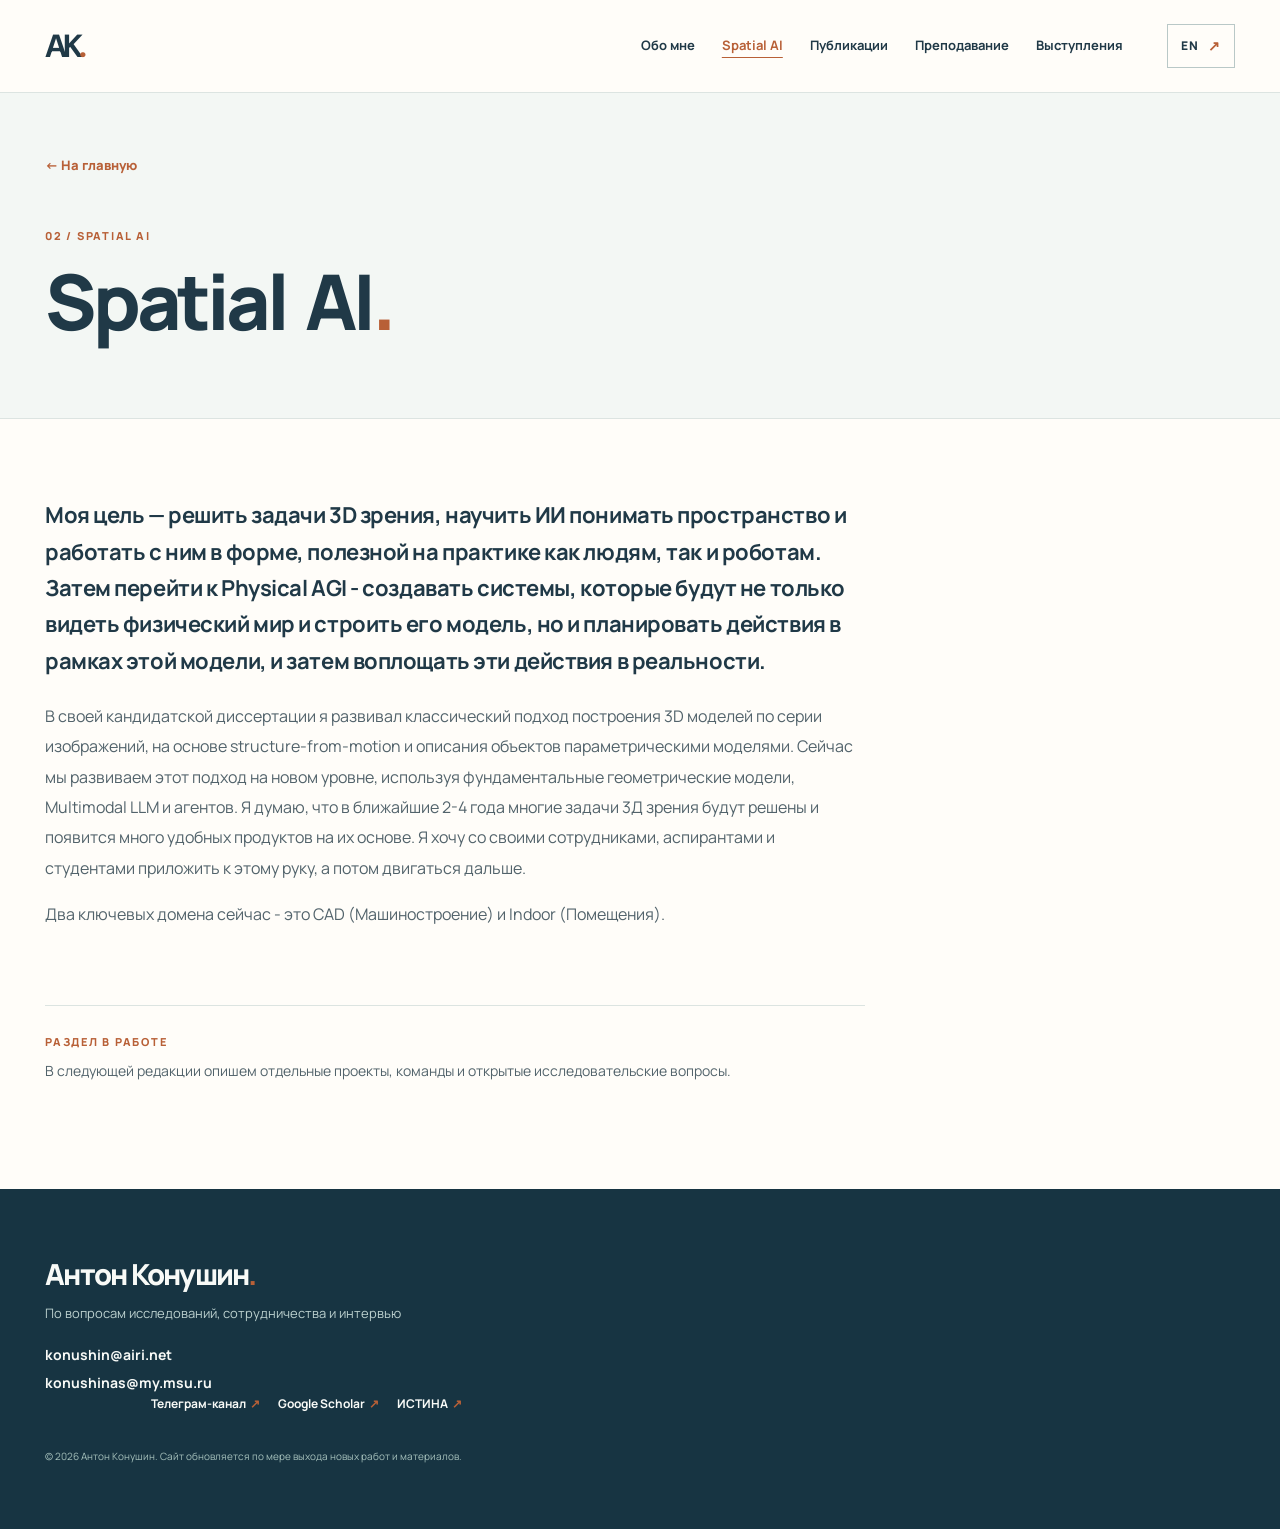
<file: spatial-ai/index.html>
<!doctype html><html lang="ru"><head><meta charset="utf-8"><meta name="viewport" content="width=device-width,initial-scale=1"><meta name="color-scheme" content="light"><title>Spatial AI — Антон Конушин</title><meta name="description" content="Моя цель — решить задачи 3D зрения, научить ИИ понимать пространство и работать с ним в форме, полезной на практике как людям, так и роботам. Затем перейти к Physical AGI - создавать системы, которые будут не только видеть физический мир и строить его модель, но и планировать действия в рамках этой модели, и затем воплощать эти действия в реальности."><link rel="canonical" href="https://antonkonushin.ru/spatial-ai/"><link rel="alternate" hreflang="ru" href="https://antonkonushin.ru/spatial-ai/"><link rel="alternate" hreflang="en" href="https://antonkonushin.ru/en/spatial-ai/"><link rel="icon" type="image/svg+xml" href="../assets/favicon.svg"><link rel="stylesheet" href="../assets/styles.css"><meta property="og:type" content="profile"><meta property="og:title" content="Spatial AI — Антон Конушин"><meta property="og:description" content="Моя цель — решить задачи 3D зрения, научить ИИ понимать пространство и работать с ним в форме, полезной на практике как людям, так и роботам. Затем перейти к Physical AGI - создавать системы, которые будут не только видеть физический мир и строить его модель, но и планировать действия в рамках этой модели, и затем воплощать эти действия в реальности."><meta property="og:url" content="https://antonkonushin.ru/spatial-ai/"></head><body>
  <a class="skip-link" href="#main">К содержанию</a>
  <header class="site-header"><div class="shell header-inner"><a class="wordmark" href="../index.html">AK<span class="wordmark-dot">.</span></a><nav aria-label="Основная навигация"><a href="../about/index.html">Обо мне</a><a href="index.html" aria-current="page">Spatial AI</a><a href="../publications/index.html">Публикации</a><a href="../teaching/index.html">Преподавание</a><a href="../media/index.html">Выступления</a></nav><a class="lang-switch" href="../en/spatial-ai/index.html" lang="en">EN<span aria-hidden="true">↗</span></a></div></header>
  <main id="main"><section class="detail-hero"><div class="shell"><a class="back-link" href="../index.html">← На главную</a><span class="section-index">02 / Spatial AI</span><h1>Spatial AI<span class="period">.</span></h1></div></section><section class="detail-content shell"><div class="detail-prose"><p class="detail-lead">Моя цель — решить задачи 3D зрения, научить ИИ понимать пространство и работать с ним в форме, полезной на практике как людям, так и роботам. Затем перейти к Physical AGI - создавать системы, которые будут не только видеть физический мир и строить его модель, но и планировать действия в рамках этой модели, и затем воплощать эти действия в реальности.</p><p>В своей кандидатской диссертации я развивал классический подход построения 3D моделей по серии изображений, на основе structure-from-motion и описания объектов параметрическими моделями. Сейчас мы развиваем этот подход на новом уровне, используя фундаментальные геометрические модели, Multimodal LLM и агентов. Я думаю, что в ближайшие 2-4 года многие задачи 3Д зрения будут решены и появится много удобных продуктов на их основе. Я хочу со своими сотрудниками, аспирантами и студентами приложить к этому руку, а потом двигаться дальше.</p><p>Два ключевых домена сейчас - это CAD (Машиностроение) и Indoor (Помещения).</p></div><aside class="detail-note"><span class="section-index">Раздел в работе</span><p>В следующей редакции опишем отдельные проекты, команды и открытые исследовательские вопросы.</p></aside></section></main>
  <footer class="footer"><div class="shell footer-inner"><div><p class="footer-name">Антон Конушин<span class="period">.</span></p><p>По вопросам исследований, сотрудничества и интервью</p><div class="footer-emails"><a href="mailto:konushin@airi.net">konushin@airi.net</a><a href="mailto:konushinas@my.msu.ru">konushinas@my.msu.ru</a></div><div class="footer-right"><div><a class="" href="https://t.me/ktoshiks" target="_blank" rel="noopener noreferrer">Телеграм-канал<span aria-hidden="true">↗</span></a><a class="" href="https://scholar.google.com/citations?user=ZT_k-wMAAAAJ&amp;hl=en" target="_blank" rel="noopener noreferrer">Google Scholar<span aria-hidden="true">↗</span></a><a class="" href="https://istina.msu.ru/profile/KonushinAS/" target="_blank" rel="noopener noreferrer">ИСТИНА<span aria-hidden="true">↗</span></a></div><small>© 2026 Антон Конушин. Сайт обновляется по мере выхода новых работ и материалов.</small></div></div></footer></body></html>
</file>
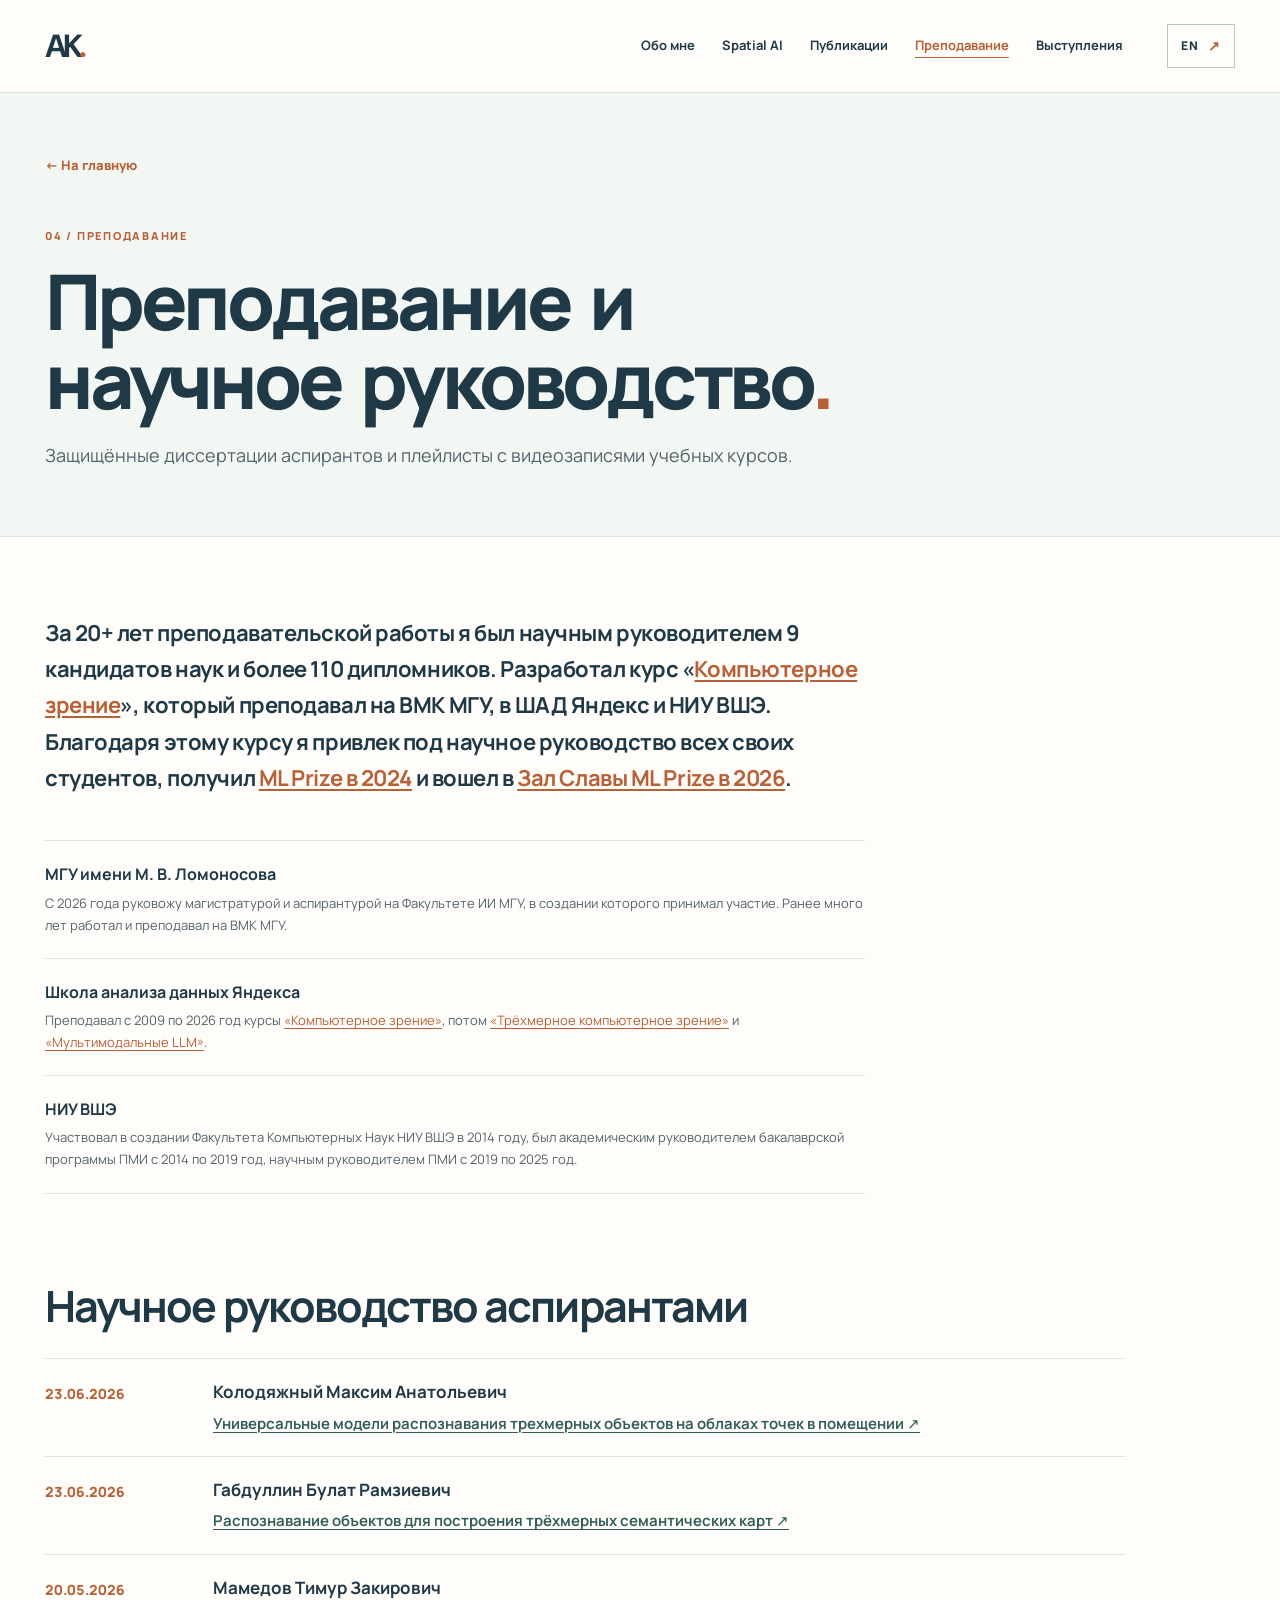
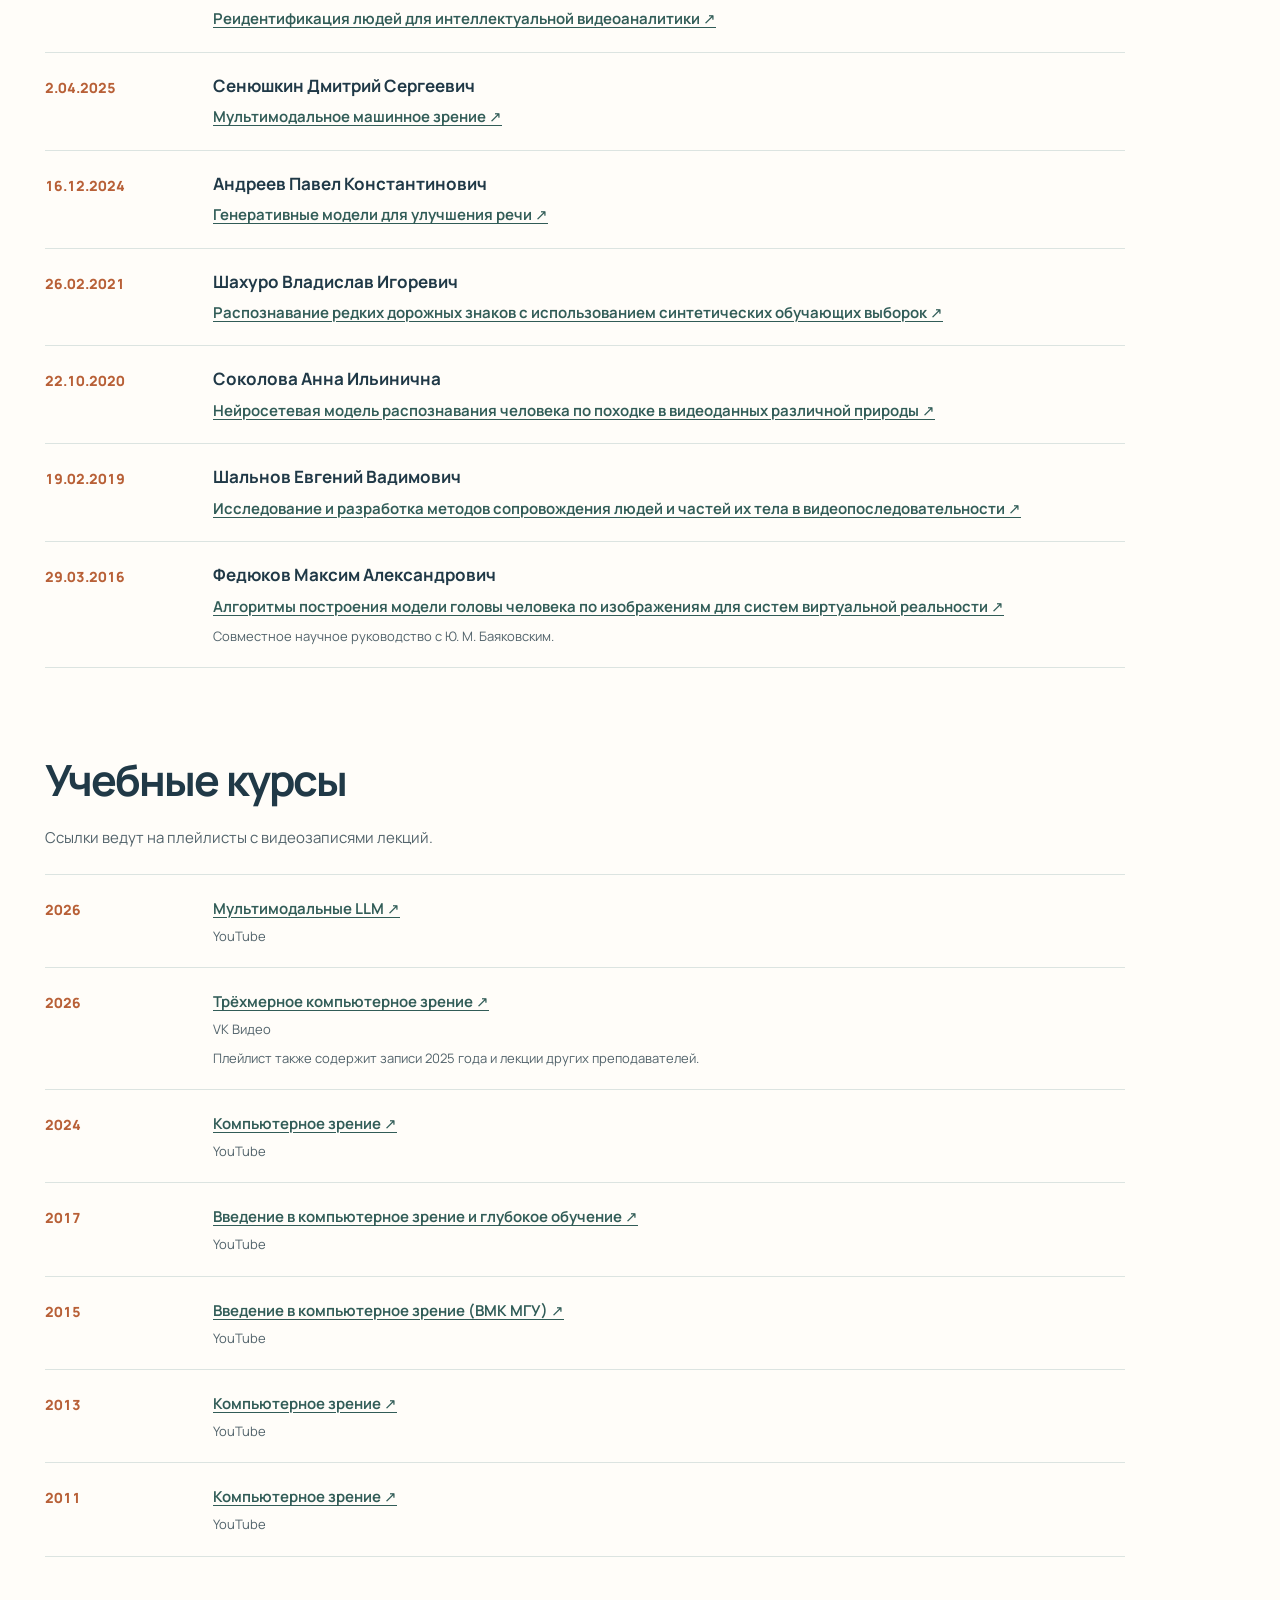
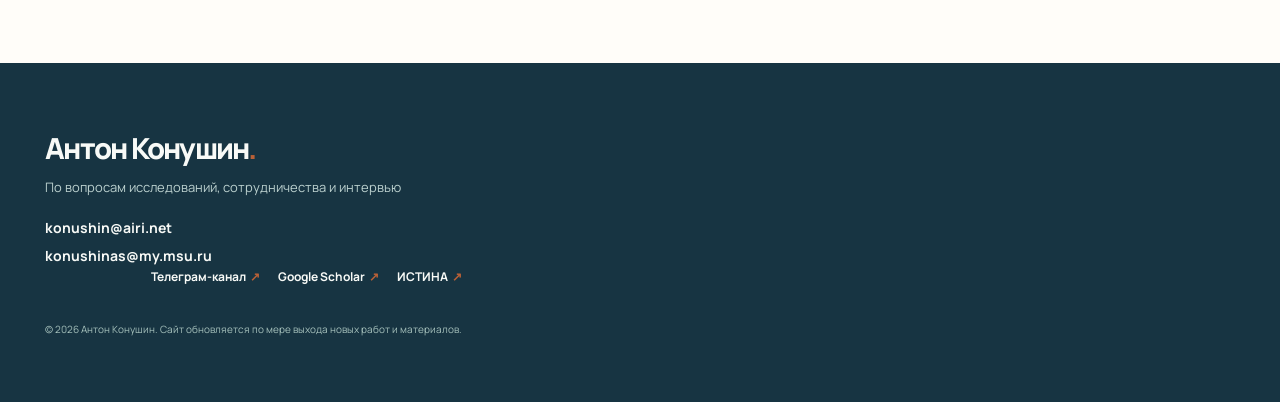
<file: teaching/index.html>
<!doctype html><html lang="ru"><head><meta charset="utf-8"><meta name="viewport" content="width=device-width,initial-scale=1"><meta name="color-scheme" content="light"><title>Преподавание и научное руководство — Антон Конушин</title><meta name="description" content="Защищённые диссертации аспирантов и плейлисты с видеозаписями учебных курсов."><link rel="canonical" href="https://antonkonushin.ru/teaching/"><link rel="alternate" hreflang="ru" href="https://antonkonushin.ru/teaching/"><link rel="alternate" hreflang="en" href="https://antonkonushin.ru/en/teaching/"><link rel="icon" type="image/svg+xml" href="../assets/favicon.svg"><link rel="stylesheet" href="../assets/styles.css"><meta property="og:type" content="profile"><meta property="og:title" content="Преподавание и научное руководство — Антон Конушин"><meta property="og:description" content="Защищённые диссертации аспирантов и плейлисты с видеозаписями учебных курсов."><meta property="og:url" content="https://antonkonushin.ru/teaching/"></head><body>
  <a class="skip-link" href="#main">К содержанию</a>
  <header class="site-header"><div class="shell header-inner"><a class="wordmark" href="../index.html">AK<span class="wordmark-dot">.</span></a><nav aria-label="Основная навигация"><a href="../about/index.html">Обо мне</a><a href="../spatial-ai/index.html">Spatial AI</a><a href="../publications/index.html">Публикации</a><a href="index.html" aria-current="page">Преподавание</a><a href="../media/index.html">Выступления</a></nav><a class="lang-switch" href="../en/teaching/index.html" lang="en">EN<span aria-hidden="true">↗</span></a></div></header>
  <main id="main"><section class="detail-hero"><div class="shell"><a class="back-link" href="../index.html">← На главную</a><span class="section-index">04 / Преподавание</span><h1>Преподавание и научное руководство<span class="period">.</span></h1><p class="detail-intro">Защищённые диссертации аспирантов и плейлисты с видеозаписями учебных курсов.</p></div></section><section class="detail-content shell"><div class="detail-prose"><p class="detail-lead">За 20+ лет преподавательской работы я был научным руководителем 9 кандидатов наук и более 110 дипломников. Разработал курс «<a href="https://www.youtube.com/playlist?list=PLbwKcm5vdiSbPcSIcX-2NnVhQdZil9a-Y" target="_blank" rel="noopener noreferrer">Компьютерное зрение</a>», который преподавал на ВМК МГУ, в ШАД Яндекс и НИУ ВШЭ. Благодаря этому курсу я привлек под научное руководство всех своих студентов, получил <a href="https://yandex.ru/company/news/02-31-10-2024" target="_blank" rel="noopener noreferrer">ML Prize в 2024</a> и вошел в <a href="https://yandex.ru/company/news/19-09-2026-01" target="_blank" rel="noopener noreferrer">Зал Славы ML Prize в 2026</a>.</p></div><ul class="teaching-list detail-teaching"><li><h3>МГУ имени М. В. Ломоносова</h3><p>С 2026 года руковожу магистратурой и аспирантурой на Факультете ИИ МГУ, в создании которого принимал участие. Ранее много лет работал и преподавал на ВМК МГУ.</p></li><li><h3>Школа анализа данных Яндекса</h3><p>Преподавал с 2009 по 2026 год курсы <a href="https://www.youtube.com/playlist?list=PLbwKcm5vdiSbPcSIcX-2NnVhQdZil9a-Y" target="_blank" rel="noopener noreferrer">«Компьютерное зрение»</a>, потом <a href="https://vkvideo.ru/playlist/-227352629_10" target="_blank" rel="noopener noreferrer">«Трёхмерное компьютерное зрение»</a> и <a href="https://www.youtube.com/playlist?list=PLWI0ElBVXPkatrbB-ZN36YDY14vZOU--C" target="_blank" rel="noopener noreferrer">«Мультимодальные LLM»</a>.</p></li><li><h3>НИУ ВШЭ</h3><p>Участвовал в создании Факультета Компьютерных Наук НИУ ВШЭ в 2014 году, был академическим руководителем бакалаврской программы ПМИ с 2014 по 2019 год, научным руководителем ПМИ с 2019 по 2025 год.</p></li></ul><section class="teaching-detail-section" id="doctoral-supervision" aria-labelledby="doctoral-supervision-title"><h2 id="doctoral-supervision-title">Научное руководство аспирантами</h2><ul class="teaching-records"><li><time datetime="2026-06-23">23.06.2026</time><div><h3>Колодяжный Максим Анатольевич</h3><a href="https://www.hse.ru/sci/diss/1146723816" target="_blank" rel="noopener noreferrer">Универсальные модели распознавания трехмерных объектов на облаках точек в помещении<span aria-hidden="true"> ↗</span></a></div></li><li><time datetime="2026-06-23">23.06.2026</time><div><h3>Габдуллин Булат Рамзиевич</h3><a href="https://www.hse.ru/sci/diss/1141185942" target="_blank" rel="noopener noreferrer">Распознавание объектов для построения трёхмерных семантических карт<span aria-hidden="true"> ↗</span></a></div></li><li><time datetime="2026-05-20">20.05.2026</time><div><h3>Мамедов Тимур Закирович</h3><a href="https://www.hse.ru/sci/diss/1132847790" target="_blank" rel="noopener noreferrer">Реидентификация людей для интеллектуальной видеоаналитики<span aria-hidden="true"> ↗</span></a></div></li><li><time datetime="2025-04-02">2.04.2025</time><div><h3>Сенюшкин Дмитрий Сергеевич</h3><a href="https://www.hse.ru/sci/diss/955772502" target="_blank" rel="noopener noreferrer">Мультимодальное машинное зрение<span aria-hidden="true"> ↗</span></a></div></li><li><time datetime="2024-12-16">16.12.2024</time><div><h3>Андреев Павел Константинович</h3><a href="https://www.hse.ru/sci/diss/958042497" target="_blank" rel="noopener noreferrer">Генеративные модели для улучшения речи<span aria-hidden="true"> ↗</span></a></div></li><li><time datetime="2021-02-26">26.02.2021</time><div><h3>Шахуро Владислав Игоревич</h3><a href="https://www.hse.ru/sci/diss/426009543" target="_blank" rel="noopener noreferrer">Распознавание редких дорожных знаков с использованием синтетических обучающих выборок<span aria-hidden="true"> ↗</span></a></div></li><li><time datetime="2020-10-22">22.10.2020</time><div><h3>Соколова Анна Ильинична</h3><a href="https://www.hse.ru/sci/diss/378898602" target="_blank" rel="noopener noreferrer">Нейросетевая модель распознавания человека по походке в видеоданных различной природы<span aria-hidden="true"> ↗</span></a></div></li><li><time datetime="2019-02-19">19.02.2019</time><div><h3>Шальнов Евгений Вадимович</h3><a href="https://keldysh.ru/council/1/council1-def02401.html#2018-shalnov2" target="_blank" rel="noopener noreferrer">Исследование и разработка методов сопровождения людей и частей их тела в видеопоследовательности<span aria-hidden="true"> ↗</span></a></div></li><li><time datetime="2016-03-29">29.03.2016</time><div><h3>Федюков Максим Александрович</h3><a href="https://keldysh.ru/council/1/council1-def02401.html#2016-fedyukov" target="_blank" rel="noopener noreferrer">Алгоритмы построения модели головы человека по изображениям для систем виртуальной реальности<span aria-hidden="true"> ↗</span></a><p class="teaching-caption">Совместное научное руководство с Ю. М. Баяковским.</p></div></li></ul></section><section class="teaching-detail-section" id="video-courses" aria-labelledby="video-courses-title"><h2 id="video-courses-title">Учебные курсы</h2><p class="teaching-section-note">Ссылки ведут на плейлисты с видеозаписями лекций.</p><ul class="teaching-records"><li><span class="course-year">2026</span><div><h3><a href="https://www.youtube.com/playlist?list=PLWI0ElBVXPkatrbB-ZN36YDY14vZOU--C" target="_blank" rel="noopener noreferrer">Мультимодальные LLM<span aria-hidden="true"> ↗</span></a></h3><span class="course-platform">YouTube</span></div></li><li><span class="course-year">2026</span><div><h3><a href="https://vkvideo.ru/playlist/-227352629_10" target="_blank" rel="noopener noreferrer">Трёхмерное компьютерное зрение<span aria-hidden="true"> ↗</span></a></h3><span class="course-platform">VK Видео</span><p class="teaching-caption">Плейлист также содержит записи 2025 года и лекции других преподавателей.</p></div></li><li><span class="course-year">2024</span><div><h3><a href="https://www.youtube.com/playlist?list=PLbwKcm5vdiSbPcSIcX-2NnVhQdZil9a-Y" target="_blank" rel="noopener noreferrer">Компьютерное зрение<span aria-hidden="true"> ↗</span></a></h3><span class="course-platform">YouTube</span></div></li><li><span class="course-year">2017</span><div><h3><a href="https://www.youtube.com/playlist?list=PLbwKcm5vdiSYL_yEwQ6JIICBA4dMtHNxo" target="_blank" rel="noopener noreferrer">Введение в компьютерное зрение и глубокое обучение<span aria-hidden="true"> ↗</span></a></h3><span class="course-platform">YouTube</span></div></li><li><span class="course-year">2015</span><div><h3><a href="https://www.youtube.com/playlist?list=PLbwKcm5vdiSZGvD9tL4bxj9zXlGfgWstZ" target="_blank" rel="noopener noreferrer">Введение в компьютерное зрение (ВМК МГУ)<span aria-hidden="true"> ↗</span></a></h3><span class="course-platform">YouTube</span></div></li><li><span class="course-year">2013</span><div><h3><a href="https://www.youtube.com/playlist?list=PLbwKcm5vdiSa3wctonyNCSOPRVz2x_Pav" target="_blank" rel="noopener noreferrer">Компьютерное зрение<span aria-hidden="true"> ↗</span></a></h3><span class="course-platform">YouTube</span></div></li><li><span class="course-year">2011</span><div><h3><a href="https://www.youtube.com/playlist?list=PLbwKcm5vdiSYTm87ntDsYrksE4OfngSzY" target="_blank" rel="noopener noreferrer">Компьютерное зрение<span aria-hidden="true"> ↗</span></a></h3><span class="course-platform">YouTube</span></div></li></ul></section></section></main>
  <footer class="footer"><div class="shell footer-inner"><div><p class="footer-name">Антон Конушин<span class="period">.</span></p><p>По вопросам исследований, сотрудничества и интервью</p><div class="footer-emails"><a href="mailto:konushin@airi.net">konushin@airi.net</a><a href="mailto:konushinas@my.msu.ru">konushinas@my.msu.ru</a></div><div class="footer-right"><div><a class="" href="https://t.me/ktoshiks" target="_blank" rel="noopener noreferrer">Телеграм-канал<span aria-hidden="true">↗</span></a><a class="" href="https://scholar.google.com/citations?user=ZT_k-wMAAAAJ&amp;hl=en" target="_blank" rel="noopener noreferrer">Google Scholar<span aria-hidden="true">↗</span></a><a class="" href="https://istina.msu.ru/profile/KonushinAS/" target="_blank" rel="noopener noreferrer">ИСТИНА<span aria-hidden="true">↗</span></a></div><small>© 2026 Антон Конушин. Сайт обновляется по мере выхода новых работ и материалов.</small></div></div></footer></body></html>
</file>
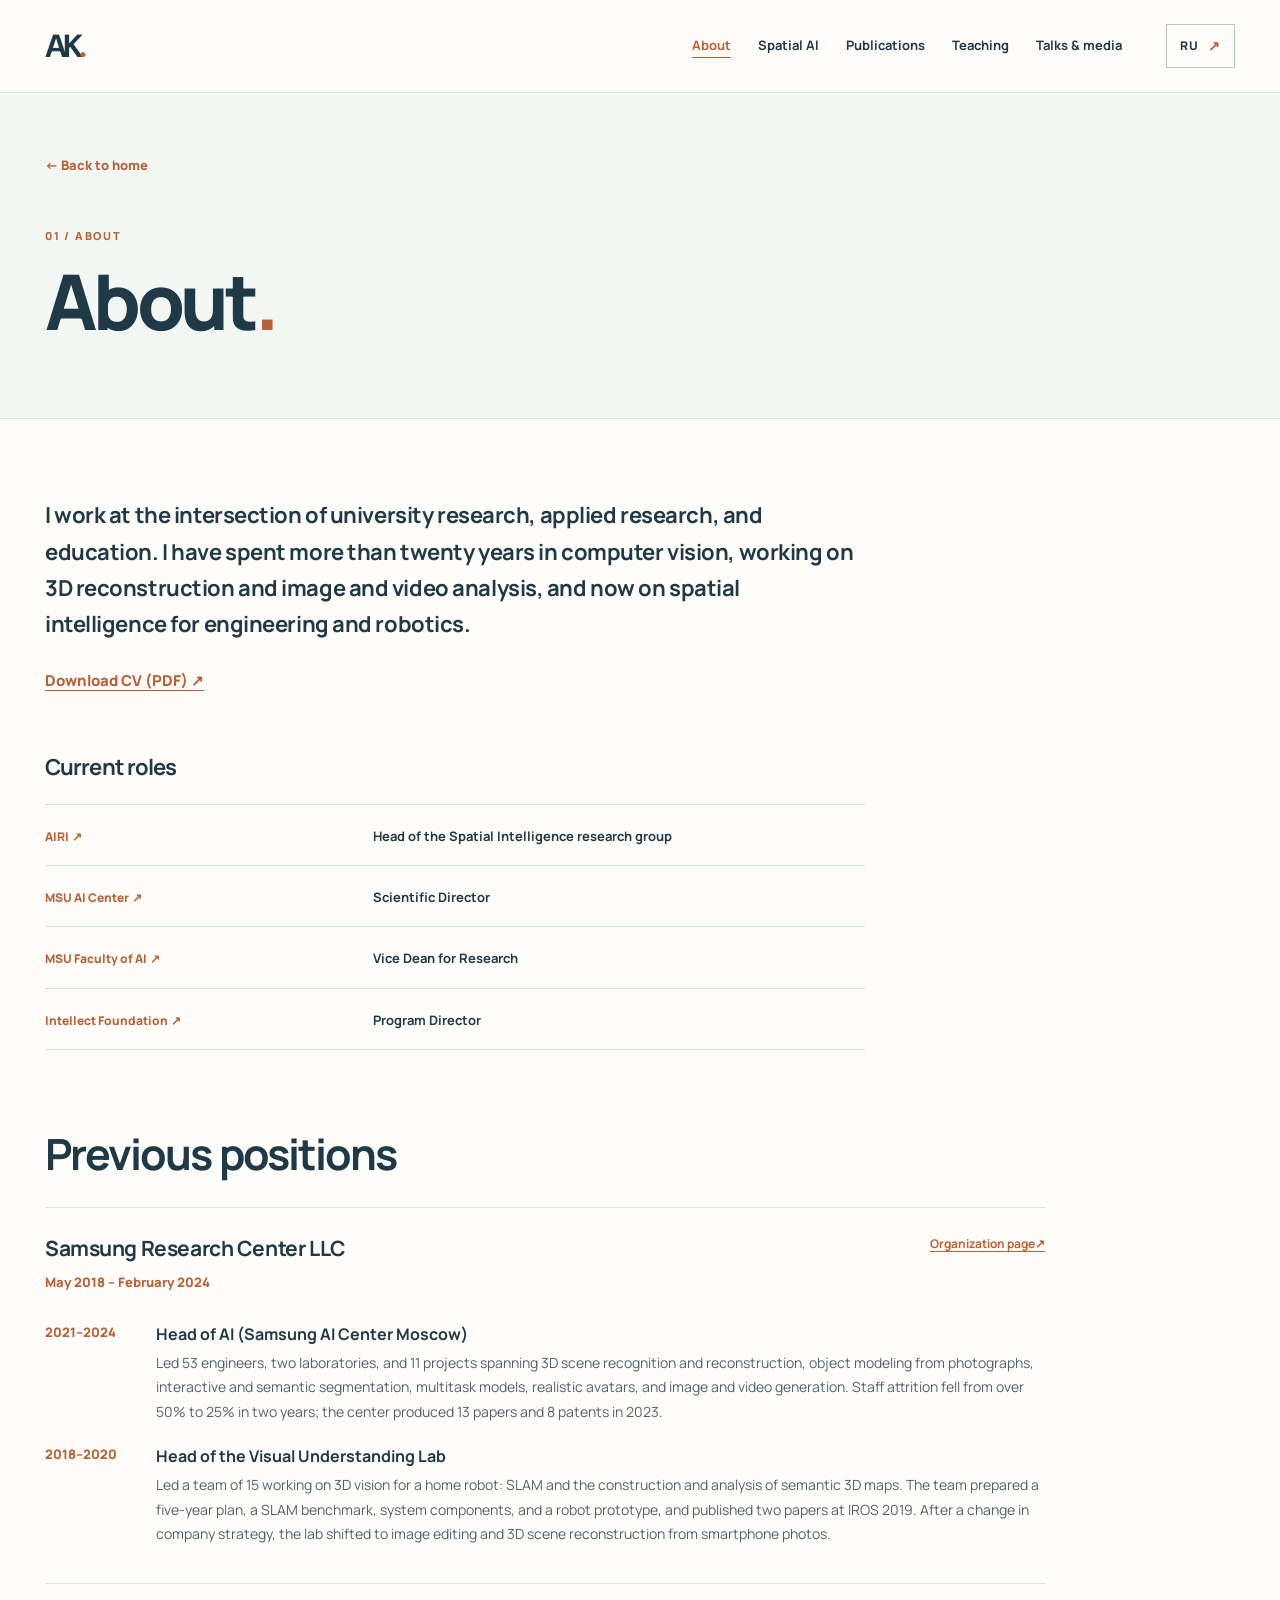
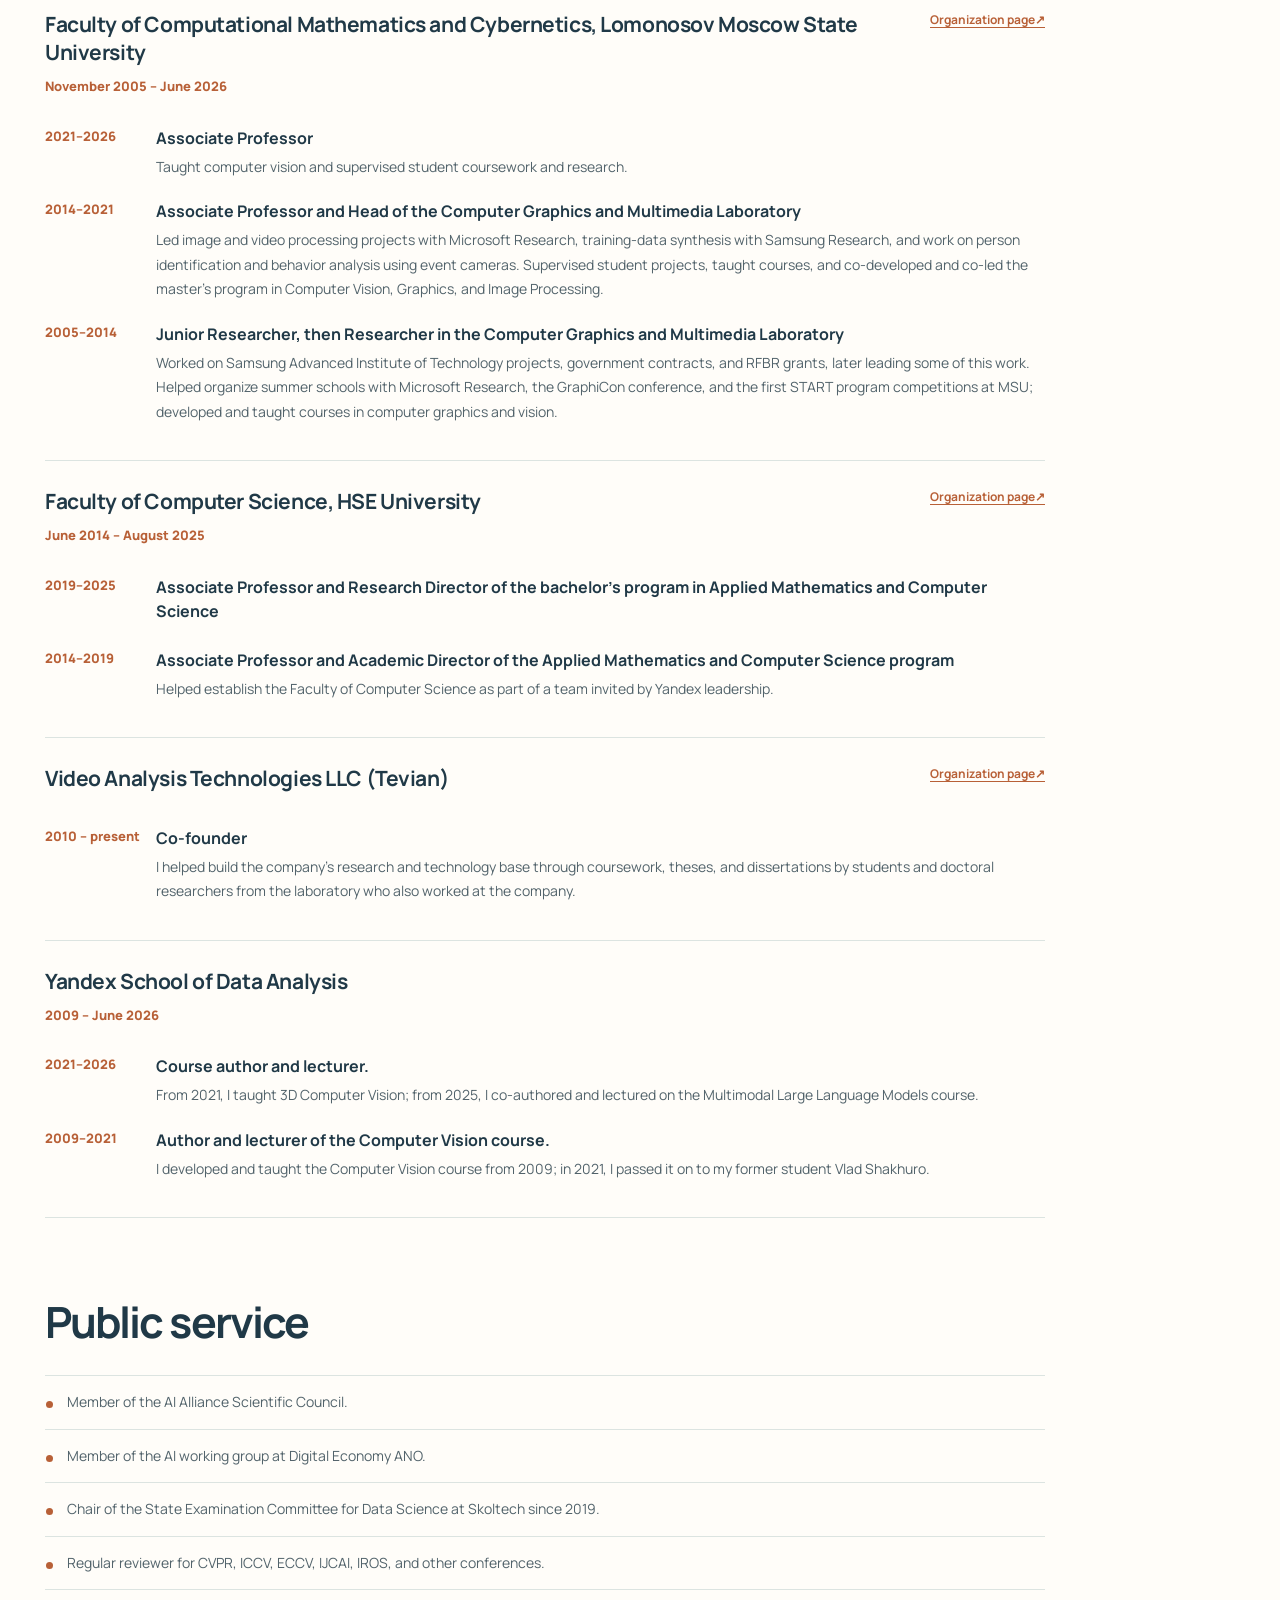
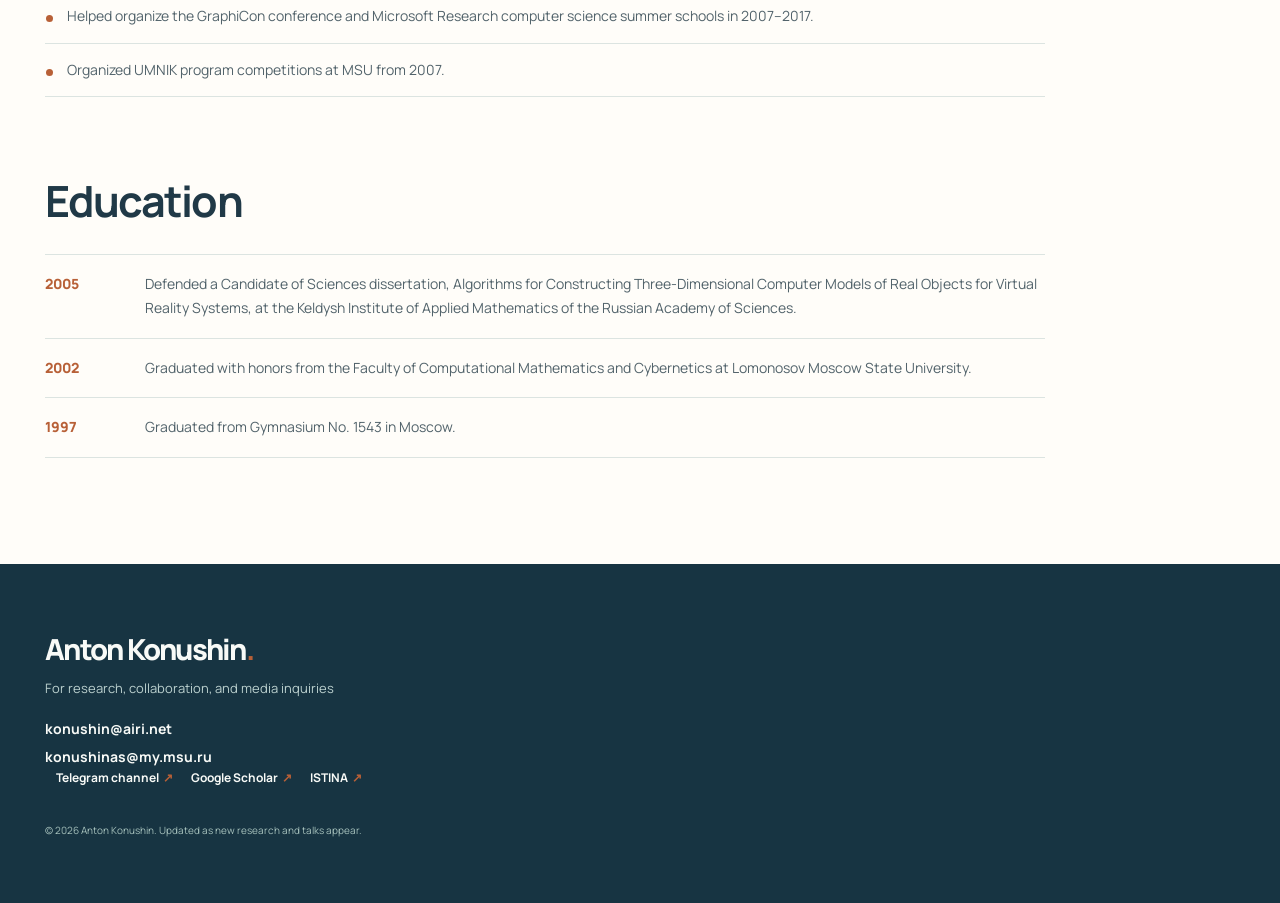
<file: en/about/index.html>
<!doctype html><html lang="en"><head><meta charset="utf-8"><meta name="viewport" content="width=device-width,initial-scale=1"><meta name="color-scheme" content="light"><title>About — Anton Konushin</title><meta name="description" content="I work at the intersection of university research, applied research, and education. I have spent more than twenty years in computer vision, working on 3D reconstruction and image and video analysis, and now on spatial intelligence for engineering and robotics."><link rel="canonical" href="https://antonkonushin.ru/en/about/"><link rel="alternate" hreflang="ru" href="https://antonkonushin.ru/about/"><link rel="alternate" hreflang="en" href="https://antonkonushin.ru/en/about/"><link rel="icon" type="image/svg+xml" href="../../assets/favicon.svg"><link rel="stylesheet" href="../../assets/styles.css"><meta property="og:type" content="profile"><meta property="og:title" content="About — Anton Konushin"><meta property="og:description" content="I work at the intersection of university research, applied research, and education. I have spent more than twenty years in computer vision, working on 3D reconstruction and image and video analysis, and now on spatial intelligence for engineering and robotics."><meta property="og:url" content="https://antonkonushin.ru/en/about/"></head><body>
  <a class="skip-link" href="#main">Skip to content</a>
  <header class="site-header"><div class="shell header-inner"><a class="wordmark" href="../index.html">AK<span class="wordmark-dot">.</span></a><nav aria-label="Main navigation"><a href="index.html" aria-current="page">About</a><a href="../spatial-ai/index.html">Spatial AI</a><a href="../publications/index.html">Publications</a><a href="../teaching/index.html">Teaching</a><a href="../media/index.html">Talks &amp; media</a></nav><a class="lang-switch" href="../../about/index.html" lang="ru">RU<span aria-hidden="true">↗</span></a></div></header>
  <main id="main"><section class="detail-hero"><div class="shell"><a class="back-link" href="../index.html">← Back to home</a><span class="section-index">01 / About</span><h1>About<span class="period">.</span></h1></div></section><section class="detail-content shell"><div class="detail-prose"><p class="detail-lead">I work at the intersection of university research, applied research, and education. I have spent more than twenty years in computer vision, working on 3D reconstruction and image and video analysis, and now on spatial intelligence for engineering and robotics.</p><p><a class="cv-download" href="../../assets/AntonKonushin_cv_2026.pdf" target="_blank" rel="noopener">Download CV (PDF)<span aria-hidden="true"> ↗</span></a></p></div><div class="detail-roles roles-list"><h2>Current roles</h2><ul><li><span><a class="" href="https://airi.net/ru/" target="_blank" rel="noopener noreferrer">AIRI<span aria-hidden="true">↗</span></a></span><strong>Head of the Spatial Intelligence research group</strong></li><li><span><a class="" href="https://aicenter.msu.ru/" target="_blank" rel="noopener noreferrer">MSU AI Center<span aria-hidden="true">↗</span></a></span><strong>Scientific Director</strong></li><li><span><a class="" href="https://ai.msu.ru/" target="_blank" rel="noopener noreferrer">MSU Faculty of AI<span aria-hidden="true">↗</span></a></span><strong>Vice Dean for Research</strong></li><li><span><a class="" href="https://intellect-foundation.ru/" target="_blank" rel="noopener noreferrer">Intellect Foundation<span aria-hidden="true">↗</span></a></span><strong>Program Director</strong></li></ul></div><section class="cv-section" id="previous-work" aria-labelledby="previous-work-title"><h2 id="previous-work-title">Previous positions</h2><div class="cv-work-list"><article class="cv-work"><div class="cv-work-heading"><div><h3>Samsung Research Center LLC</h3><span class="cv-period">May 2018 – February 2024</span></div><a class="cv-work-link" href="https://web.archive.org/web/20220622132527/https://research.samsung.com/aicenter_moscow" target="_blank" rel="noopener noreferrer">Organization page<span aria-hidden="true">↗</span></a></div><ul><li><span class="cv-position-period">2021–2024</span><div><h4>Head of AI (Samsung AI Center Moscow)</h4><p>Led 53 engineers, two laboratories, and 11 projects spanning 3D scene recognition and reconstruction, object modeling from photographs, interactive and semantic segmentation, multitask models, realistic avatars, and image and video generation. Staff attrition fell from over 50% to 25% in two years; the center produced 13 papers and 8 patents in 2023.</p></div></li><li><span class="cv-position-period">2018–2020</span><div><h4>Head of the Visual Understanding Lab</h4><p>Led a team of 15 working on 3D vision for a home robot: SLAM and the construction and analysis of semantic 3D maps. The team prepared a five-year plan, a SLAM benchmark, system components, and a robot prototype, and published two papers at IROS 2019. After a change in company strategy, the lab shifted to image editing and 3D scene reconstruction from smartphone photos.</p></div></li></ul></article><article class="cv-work"><div class="cv-work-heading"><div><h3>Faculty of Computational Mathematics and Cybernetics, Lomonosov Moscow State University</h3><span class="cv-period">November 2005 – June 2026</span></div><a class="cv-work-link" href="https://istina.msu.ru/profile/KonushinAS/" target="_blank" rel="noopener noreferrer">Organization page<span aria-hidden="true">↗</span></a></div><ul><li><span class="cv-position-period">2021–2026</span><div><h4>Associate Professor</h4><p>Taught computer vision and supervised student coursework and research.</p></div></li><li><span class="cv-position-period">2014–2021</span><div><h4>Associate Professor and Head of the Computer Graphics and Multimedia Laboratory</h4><p>Led image and video processing projects with Microsoft Research, training-data synthesis with Samsung Research, and work on person identification and behavior analysis using event cameras. Supervised student projects, taught courses, and co-developed and co-led the master&#39;s program in Computer Vision, Graphics, and Image Processing.</p></div></li><li><span class="cv-position-period">2005–2014</span><div><h4>Junior Researcher, then Researcher in the Computer Graphics and Multimedia Laboratory</h4><p>Worked on Samsung Advanced Institute of Technology projects, government contracts, and RFBR grants, later leading some of this work. Helped organize summer schools with Microsoft Research, the GraphiCon conference, and the first START program competitions at MSU; developed and taught courses in computer graphics and vision.</p></div></li></ul></article><article class="cv-work"><div class="cv-work-heading"><div><h3>Faculty of Computer Science, HSE University</h3><span class="cv-period">June 2014 – August 2025</span></div><a class="cv-work-link" href="https://www.hse.ru/gold/cm/progress_hse/2019/konushin" target="_blank" rel="noopener noreferrer">Organization page<span aria-hidden="true">↗</span></a></div><ul><li><span class="cv-position-period">2019–2025</span><div><h4>Associate Professor and Research Director of the bachelor&#39;s program in Applied Mathematics and Computer Science</h4></div></li><li><span class="cv-position-period">2014–2019</span><div><h4>Associate Professor and Academic Director of the Applied Mathematics and Computer Science program</h4><p>Helped establish the Faculty of Computer Science as part of a team invited by Yandex leadership.</p></div></li></ul></article><article class="cv-work"><div class="cv-work-heading"><div><h3>Video Analysis Technologies LLC (Tevian)</h3></div><a class="cv-work-link" href="https://tevian.ai/" target="_blank" rel="noopener noreferrer">Organization page<span aria-hidden="true">↗</span></a></div><ul><li><span class="cv-position-period">2010 – present</span><div><h4>Co-founder</h4><p>I helped build the company&#39;s research and technology base through coursework, theses, and dissertations by students and doctoral researchers from the laboratory who also worked at the company.</p></div></li></ul></article><article class="cv-work"><div class="cv-work-heading"><div><h3>Yandex School of Data Analysis</h3><span class="cv-period">2009 – June 2026</span></div></div><ul><li><span class="cv-position-period">2021–2026</span><div><h4>Course author and lecturer.</h4><p>From 2021, I taught 3D Computer Vision; from 2025, I co-authored and lectured on the Multimodal Large Language Models course.</p></div></li><li><span class="cv-position-period">2009–2021</span><div><h4>Author and lecturer of the Computer Vision course.</h4><p>I developed and taught the Computer Vision course from 2009; in 2021, I passed it on to my former student Vlad Shakhuro.</p></div></li></ul></article></div></section><section class="cv-section" id="public-service" aria-labelledby="public-service-title"><h2 id="public-service-title">Public service</h2><ul class="cv-simple-list"><li>Member of the AI Alliance Scientific Council.</li><li>Member of the AI working group at Digital Economy ANO.</li><li>Chair of the State Examination Committee for Data Science at Skoltech since 2019.</li><li>Regular reviewer for CVPR, ICCV, ECCV, IJCAI, IROS, and other conferences.</li><li>Helped organize the GraphiCon conference and Microsoft Research computer science summer schools in 2007–2017.</li><li>Organized UMNIK program competitions at MSU from 2007.</li></ul></section><section class="cv-section" id="education" aria-labelledby="education-title"><h2 id="education-title">Education</h2><ul class="cv-education-list"><li><span class="cv-education-year">2005</span><p>Defended a Candidate of Sciences dissertation, Algorithms for Constructing Three-Dimensional Computer Models of Real Objects for Virtual Reality Systems, at the Keldysh Institute of Applied Mathematics of the Russian Academy of Sciences.</p></li><li><span class="cv-education-year">2002</span><p>Graduated with honors from the Faculty of Computational Mathematics and Cybernetics at Lomonosov Moscow State University.</p></li><li><span class="cv-education-year">1997</span><p>Graduated from Gymnasium No. 1543 in Moscow.</p></li></ul></section></section></main>
  <footer class="footer"><div class="shell footer-inner"><div><p class="footer-name">Anton Konushin<span class="period">.</span></p><p>For research, collaboration, and media inquiries</p><div class="footer-emails"><a href="mailto:konushin@airi.net">konushin@airi.net</a><a href="mailto:konushinas@my.msu.ru">konushinas@my.msu.ru</a></div><div class="footer-right"><div><a class="" href="https://t.me/ktoshiks" target="_blank" rel="noopener noreferrer">Telegram channel<span aria-hidden="true">↗</span></a><a class="" href="https://scholar.google.com/citations?user=ZT_k-wMAAAAJ&amp;hl=en" target="_blank" rel="noopener noreferrer">Google Scholar<span aria-hidden="true">↗</span></a><a class="" href="https://istina.msu.ru/profile/KonushinAS/" target="_blank" rel="noopener noreferrer">ISTINA<span aria-hidden="true">↗</span></a></div><small>© 2026 Anton Konushin. Updated as new research and talks appear.</small></div></div></footer></body></html>
</file>
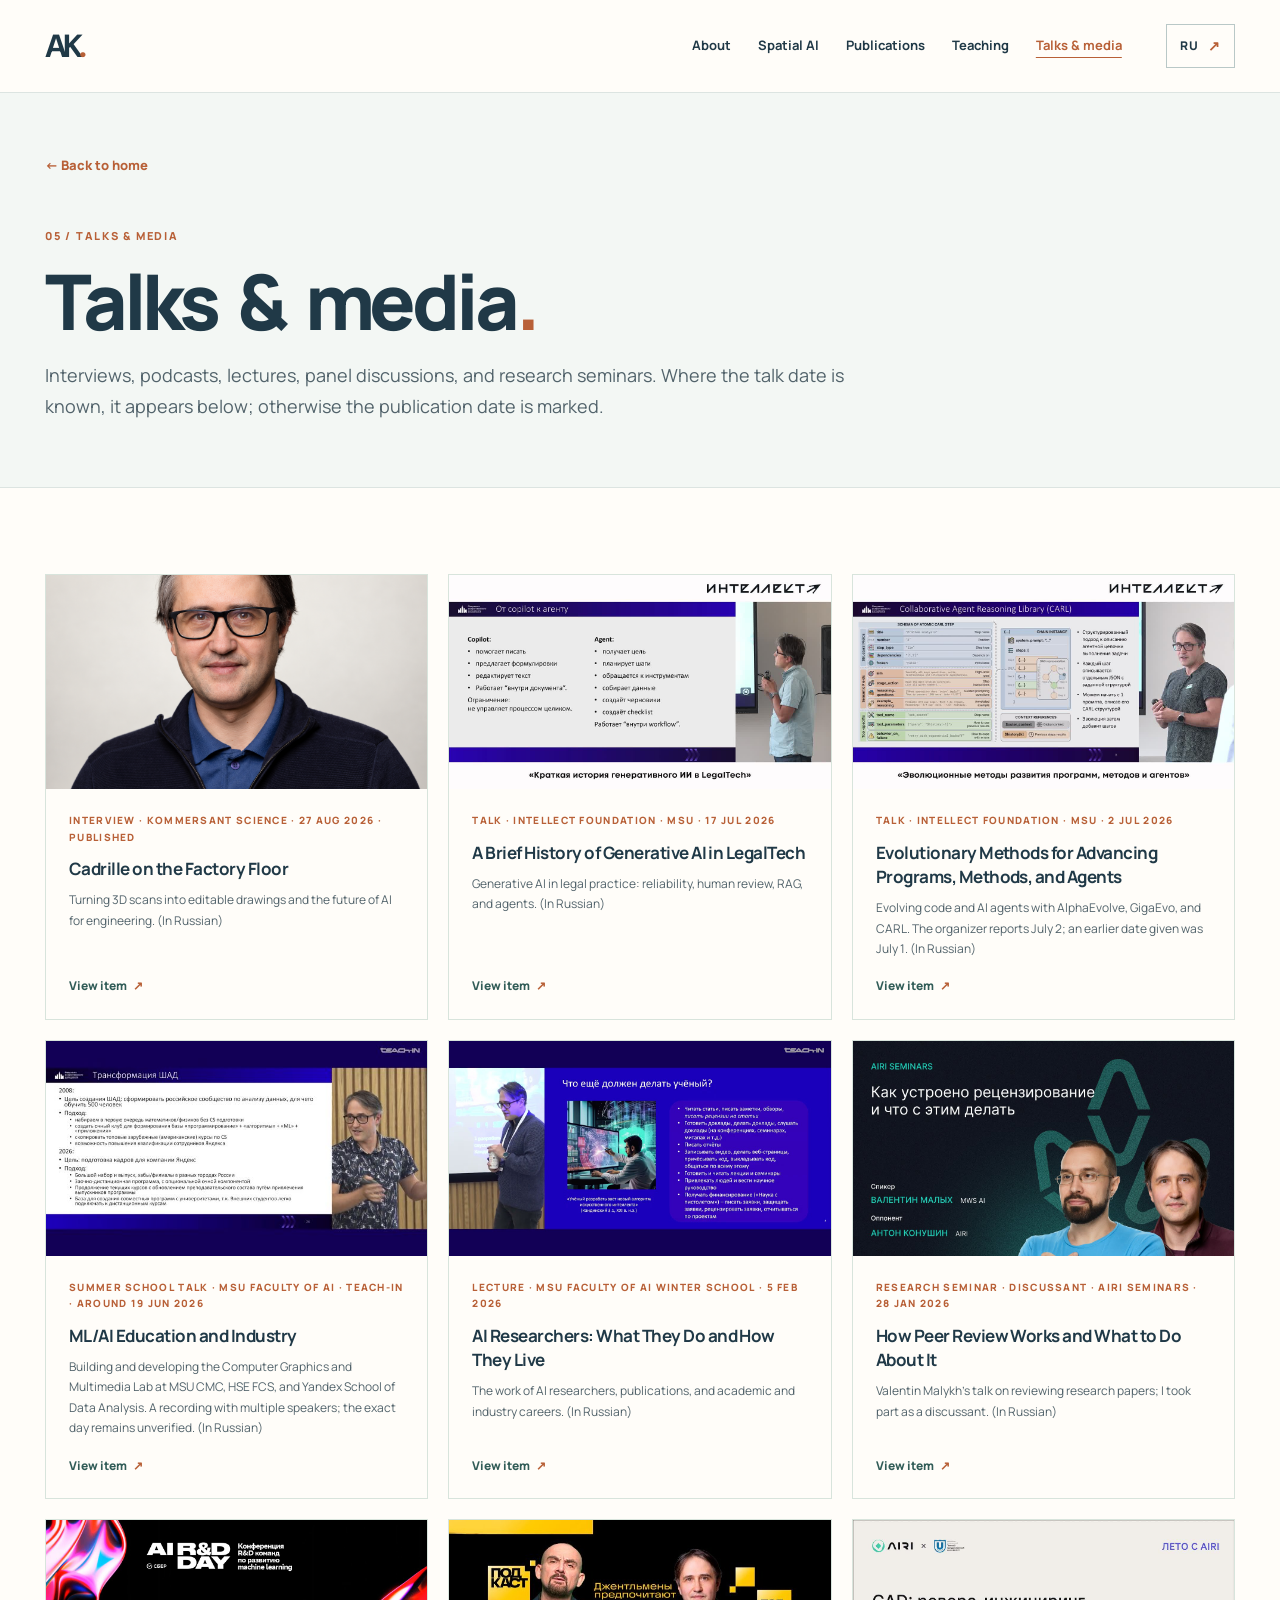
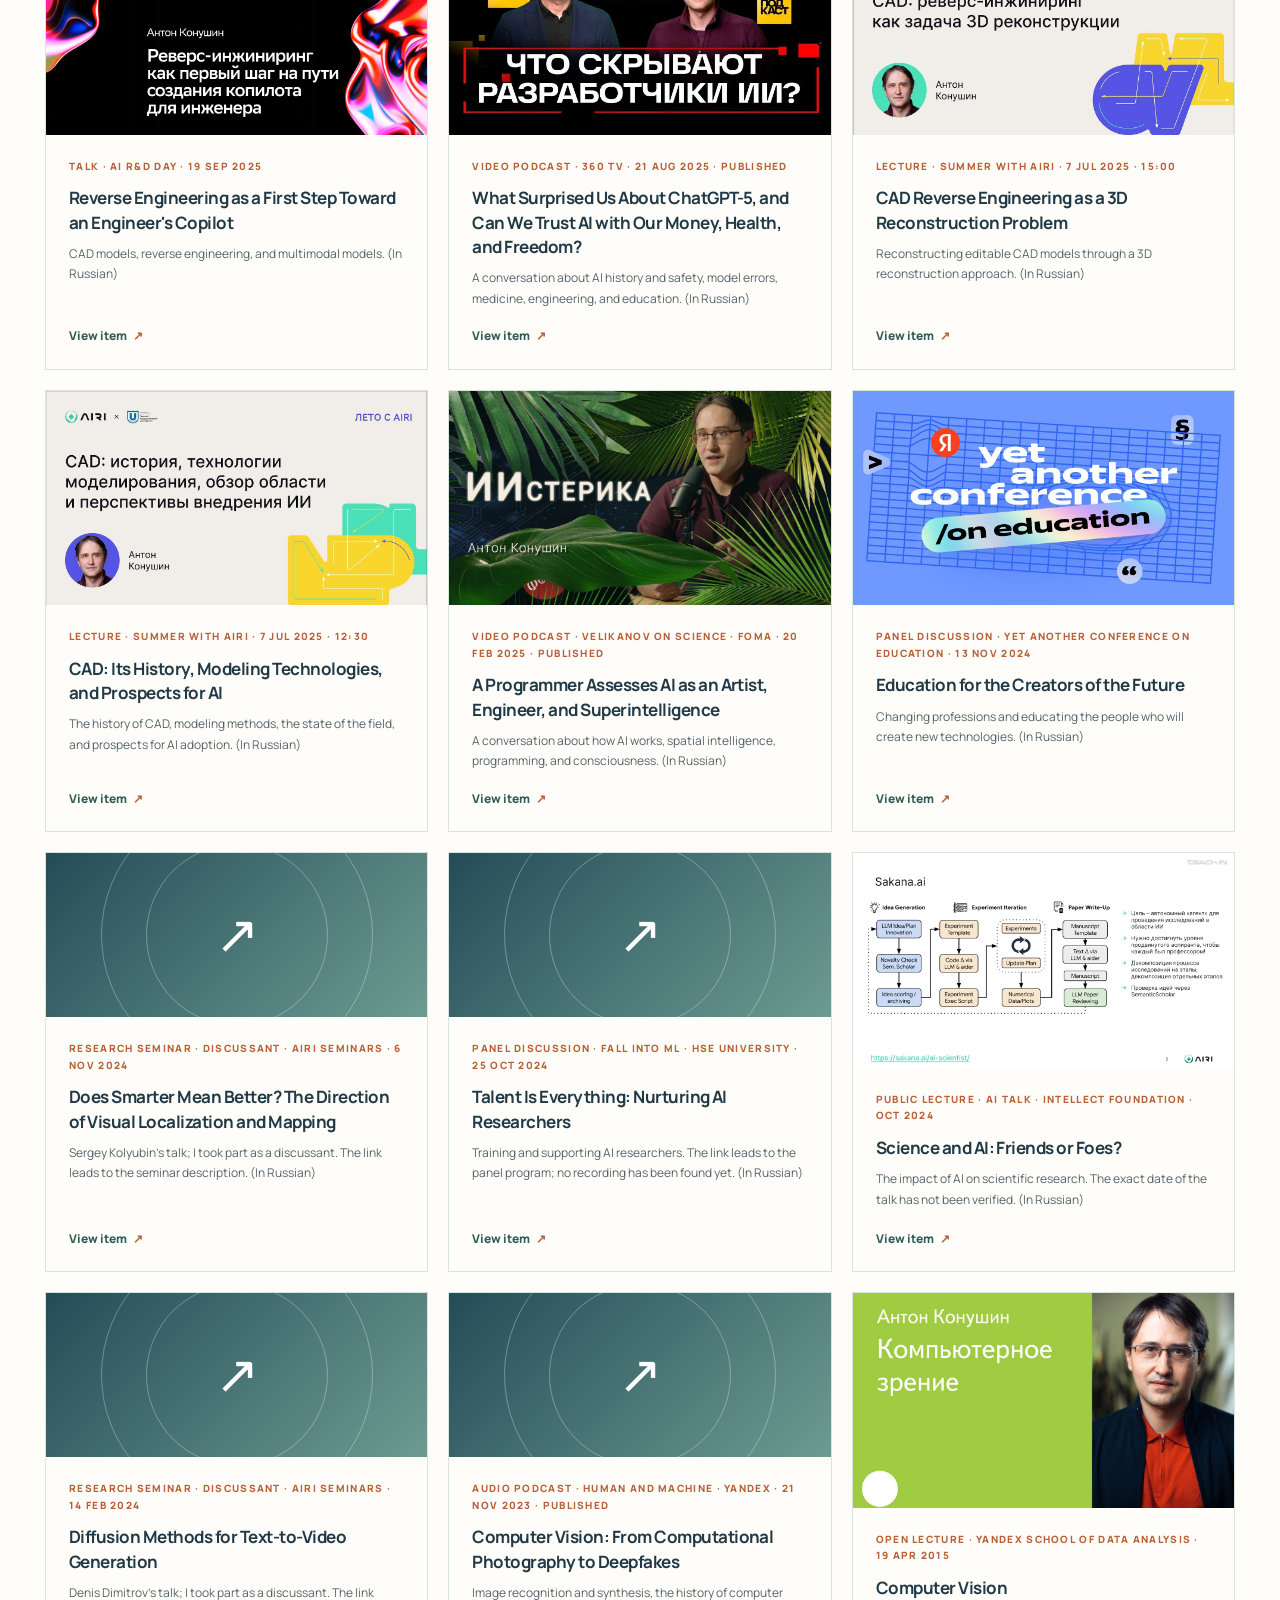
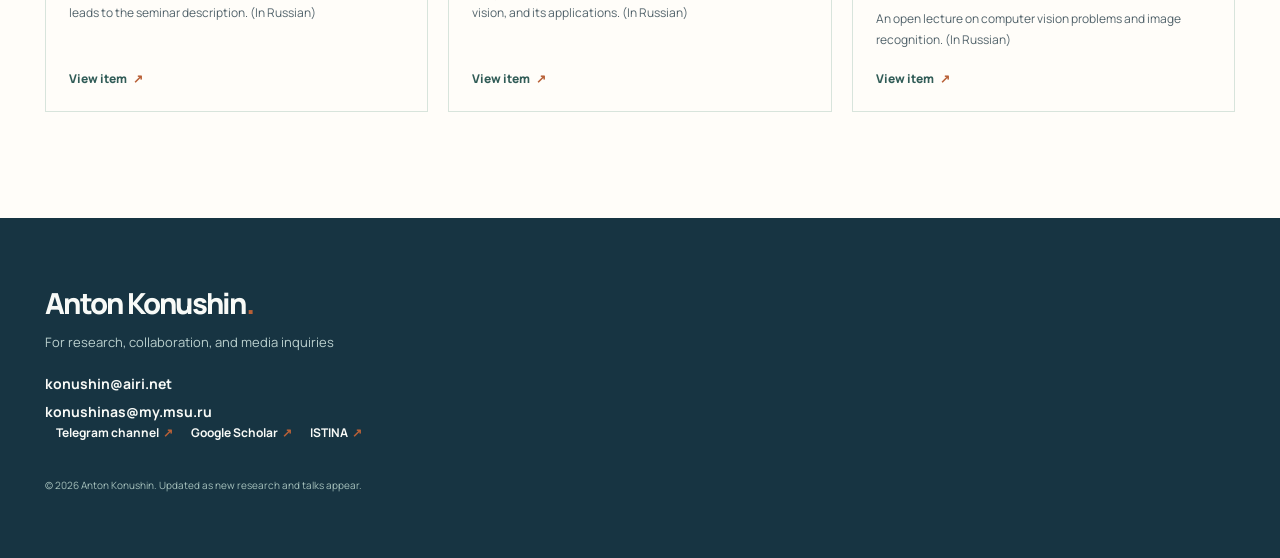
<file: en/media/index.html>
<!doctype html><html lang="en"><head><meta charset="utf-8"><meta name="viewport" content="width=device-width,initial-scale=1"><meta name="color-scheme" content="light"><title>Talks &amp; media — Anton Konushin</title><meta name="description" content="Interviews, podcasts, lectures, panel discussions, and research seminars. Where the talk date is known, it appears below; otherwise the publication date is marked."><link rel="canonical" href="https://antonkonushin.ru/en/media/"><link rel="alternate" hreflang="ru" href="https://antonkonushin.ru/media/"><link rel="alternate" hreflang="en" href="https://antonkonushin.ru/en/media/"><link rel="icon" type="image/svg+xml" href="../../assets/favicon.svg"><link rel="stylesheet" href="../../assets/styles.css"><meta property="og:type" content="profile"><meta property="og:title" content="Talks &amp; media — Anton Konushin"><meta property="og:description" content="Interviews, podcasts, lectures, panel discussions, and research seminars. Where the talk date is known, it appears below; otherwise the publication date is marked."><meta property="og:url" content="https://antonkonushin.ru/en/media/"></head><body>
  <a class="skip-link" href="#main">Skip to content</a>
  <header class="site-header"><div class="shell header-inner"><a class="wordmark" href="../index.html">AK<span class="wordmark-dot">.</span></a><nav aria-label="Main navigation"><a href="../about/index.html">About</a><a href="../spatial-ai/index.html">Spatial AI</a><a href="../publications/index.html">Publications</a><a href="../teaching/index.html">Teaching</a><a href="index.html" aria-current="page">Talks &amp; media</a></nav><a class="lang-switch" href="../../media/index.html" lang="ru">RU<span aria-hidden="true">↗</span></a></div></header>
  <main id="main"><section class="detail-hero"><div class="shell"><a class="back-link" href="../index.html">← Back to home</a><span class="section-index">05 / Talks &amp; media</span><h1>Talks &amp; media<span class="period">.</span></h1><p class="detail-intro">Interviews, podcasts, lectures, panel discussions, and research seminars. Where the talk date is known, it appears below; otherwise the publication date is marked.</p></div></section><section class="detail-content shell"><div class="media-grid"><article class="media-card"><div class="media-art has-image"><img src="../../assets/portrait.png" alt="" loading="lazy"></div><div class="media-body"><div class="media-meta">Interview · Kommersant Science · 27 Aug 2026 · published</div><h3>Cadrille on the Factory Floor</h3><p>Turning 3D scans into editable drawings and the future of AI for engineering. (In Russian)</p><a class="" href="https://www.kommersant.ru/doc/8907153" target="_blank" rel="noopener noreferrer">View item<span aria-hidden="true">↗</span></a></div></article><article class="media-card"><div class="media-art has-image"><img src="../../assets/appearances/2026-legaltech.jpg" alt="" loading="lazy"></div><div class="media-body"><div class="media-meta">Talk · Intellect Foundation · MSU · 17 Jul 2026</div><h3>A Brief History of Generative AI in LegalTech</h3><p>Generative AI in legal practice: reliability, human review, RAG, and agents. (In Russian)</p><a class="" href="https://vkvideo.ru/video-204797293_456239217?list=ln-dd1oPhJ7QRZ81Ey6UR" target="_blank" rel="noopener noreferrer">View item<span aria-hidden="true">↗</span></a></div></article><article class="media-card"><div class="media-art has-image"><img src="../../assets/appearances/2026-evolution.jpg" alt="" loading="lazy"></div><div class="media-body"><div class="media-meta">Talk · Intellect Foundation · MSU · 2 Jul 2026</div><h3>Evolutionary Methods for Advancing Programs, Methods, and Agents</h3><p>Evolving code and AI agents with AlphaEvolve, GigaEvo, and CARL. The organizer reports July 2; an earlier date given was July 1. (In Russian)</p><a class="" href="https://vkvideo.ru/video-204797293_456239211?list=ln-9AkvPIp1DsKvQEamRp" target="_blank" rel="noopener noreferrer">View item<span aria-hidden="true">↗</span></a></div></article><article class="media-card"><div class="media-art has-image"><img src="../../assets/appearances/2026-ml-ai-education.jpg" alt="" loading="lazy"></div><div class="media-body"><div class="media-meta">Summer school talk · MSU Faculty of AI · Teach-In · around 19 Jun 2026</div><h3>ML/AI Education and Industry</h3><p>Building and developing the Computer Graphics and Multimedia Lab at MSU CMC, HSE FCS, and Yandex School of Data Analysis. A recording with multiple speakers; the exact day remains unverified. (In Russian)</p><a class="" href="https://teach-in.ru/lecture/2026-06-19-Hiryanov-1-4" target="_blank" rel="noopener noreferrer">View item<span aria-hidden="true">↗</span></a></div></article><article class="media-card"><div class="media-art has-image"><img src="../../assets/appearances/2026-winter-school.jpg" alt="" loading="lazy"></div><div class="media-body"><div class="media-meta">Lecture · MSU Faculty of AI Winter School · 5 Feb 2026</div><h3>AI Researchers: What They Do and How They Live</h3><p>The work of AI researchers, publications, and academic and industry careers. (In Russian)</p><a class="" href="https://www.youtube.com/watch?v=siG3xUVg4zI" target="_blank" rel="noopener noreferrer">View item<span aria-hidden="true">↗</span></a></div></article><article class="media-card"><div class="media-art has-image"><img src="../../assets/appearances/2026-peer-review.jpg" alt="" loading="lazy"></div><div class="media-body"><div class="media-meta">Research seminar · discussant · AIRI Seminars · 28 Jan 2026</div><h3>How Peer Review Works and What to Do About It</h3><p>Valentin Malykh&#39;s talk on reviewing research papers; I took part as a discussant. (In Russian)</p><a class="" href="https://airi.net/ru/events/kak-ustroeno-retsenzirovanie-i-chto-s-etim-delat/" target="_blank" rel="noopener noreferrer">View item<span aria-hidden="true">↗</span></a></div></article><article class="media-card"><div class="media-art has-image"><img src="../../assets/appearances/engineering-copilot.jpg" alt="" loading="lazy"></div><div class="media-body"><div class="media-meta">Talk · AI R&amp;D Day · 19 Sep 2025</div><h3>Reverse Engineering as a First Step Toward an Engineer&#39;s Copilot</h3><p>CAD models, reverse engineering, and multimodal models. (In Russian)</p><a class="" href="https://www.youtube.com/watch?v=ENLu9Vcx9ew" target="_blank" rel="noopener noreferrer">View item<span aria-hidden="true">↗</span></a></div></article><article class="media-card"><div class="media-art has-image"><img src="../../assets/appearances/2025-360.jpg" alt="" loading="lazy"></div><div class="media-body"><div class="media-meta">Video podcast · 360 TV · 21 Aug 2025 · published</div><h3>What Surprised Us About ChatGPT-5, and Can We Trust AI with Our Money, Health, and Freedom?</h3><p>A conversation about AI history and safety, model errors, medicine, engineering, and education. (In Russian)</p><a class="" href="https://vkvideo.ru/video-43618728_456344205" target="_blank" rel="noopener noreferrer">View item<span aria-hidden="true">↗</span></a></div></article><article class="media-card"><div class="media-art has-image"><img src="../../assets/appearances/2025-cad-reverse.jpg" alt="" loading="lazy"></div><div class="media-body"><div class="media-meta">Lecture · Summer with AIRI · 7 Jul 2025 · 15:00</div><h3>CAD Reverse Engineering as a 3D Reconstruction Problem</h3><p>Reconstructing editable CAD models through a 3D reconstruction approach. (In Russian)</p><a class="" href="https://vkvideo.ru/video-210514085_456239439?pl=-210514085_6" target="_blank" rel="noopener noreferrer">View item<span aria-hidden="true">↗</span></a></div></article><article class="media-card"><div class="media-art has-image"><img src="../../assets/appearances/2025-cad-history.jpg" alt="" loading="lazy"></div><div class="media-body"><div class="media-meta">Lecture · Summer with AIRI · 7 Jul 2025 · 12:30</div><h3>CAD: Its History, Modeling Technologies, and Prospects for AI</h3><p>The history of CAD, modeling methods, the state of the field, and prospects for AI adoption. (In Russian)</p><a class="" href="https://vkvideo.ru/video-210514085_456239440?pl=-210514085_6" target="_blank" rel="noopener noreferrer">View item<span aria-hidden="true">↗</span></a></div></article><article class="media-card"><div class="media-art has-image"><img src="../../assets/appearances/2025-foma.jpg" alt="" loading="lazy"></div><div class="media-body"><div class="media-meta">Video podcast · Velikanov on Science · Foma · 20 Feb 2025 · published</div><h3>A Programmer Assesses AI as an Artist, Engineer, and Superintelligence</h3><p>A conversation about how AI works, spatial intelligence, programming, and consciousness. (In Russian)</p><a class="" href="https://rutube.ru/video/fa805a7a292ce503edb2bb02f49390f0/" target="_blank" rel="noopener noreferrer">View item<span aria-hidden="true">↗</span></a></div></article><article class="media-card"><div class="media-art has-image"><img src="../../assets/appearances/2024-yace.jpg" alt="" loading="lazy"></div><div class="media-body"><div class="media-meta">Panel discussion · Yet another Conference on Education · 13 Nov 2024</div><h3>Education for the Creators of the Future</h3><p>Changing professions and educating the people who will create new technologies. (In Russian)</p><a class="" href="https://www.youtube.com/watch?v=QKFS6QcBLgU" target="_blank" rel="noopener noreferrer">View item<span aria-hidden="true">↗</span></a></div></article><article class="media-card"><div class="media-art placeholder" aria-hidden="true"><span>↗</span></div><div class="media-body"><div class="media-meta">Research seminar · discussant · AIRI Seminars · 6 Nov 2024</div><h3>Does Smarter Mean Better? The Direction of Visual Localization and Mapping</h3><p>Sergey Kolyubin&#39;s talk; I took part as a discussant. The link leads to the seminar description. (In Russian)</p><a class="" href="https://airi.net/ru/events/umnee-znachit-luchshe-kuda-dvigayutsya-metody-vizualnoy-lokalizatsii-i-kartografirovaniya/" target="_blank" rel="noopener noreferrer">View item<span aria-hidden="true">↗</span></a></div></article><article class="media-card"><div class="media-art placeholder" aria-hidden="true"><span>↗</span></div><div class="media-body"><div class="media-meta">Panel discussion · Fall into ML · HSE University · 25 Oct 2024</div><h3>Talent Is Everything: Nurturing AI Researchers</h3><p>Training and supporting AI researchers. The link leads to the panel program; no recording has been found yet. (In Russian)</p><a class="" href="https://cs.hse.ru/ru/ml2024/staff" target="_blank" rel="noopener noreferrer">View item<span aria-hidden="true">↗</span></a></div></article><article class="media-card"><div class="media-art has-image"><img src="../../assets/appearances/2024-ai-talk.jpg" alt="" loading="lazy"></div><div class="media-body"><div class="media-meta">Public lecture · AI Talk · Intellect Foundation · Oct 2024</div><h3>Science and AI: Friends or Foes?</h3><p>The impact of AI on scientific research. The exact date of the talk has not been verified. (In Russian)</p><a class="" href="https://www.youtube.com/watch?v=t-HCKgOEF64" target="_blank" rel="noopener noreferrer">View item<span aria-hidden="true">↗</span></a></div></article><article class="media-card"><div class="media-art placeholder" aria-hidden="true"><span>↗</span></div><div class="media-body"><div class="media-meta">Research seminar · discussant · AIRI Seminars · 14 Feb 2024</div><h3>Diffusion Methods for Text-to-Video Generation</h3><p>Denis Dimitrov&#39;s talk; I took part as a discussant. The link leads to the seminar description. (In Russian)</p><a class="" href="https://airi.net/ru/events/diffuzionnye-metody-generatsii-video-po-tekstu/" target="_blank" rel="noopener noreferrer">View item<span aria-hidden="true">↗</span></a></div></article><article class="media-card"><div class="media-art placeholder" aria-hidden="true"><span>↗</span></div><div class="media-body"><div class="media-meta">Audio podcast · Human and Machine · Yandex · 21 Nov 2023 · published</div><h3>Computer Vision: From Computational Photography to Deepfakes</h3><p>Image recognition and synthesis, the history of computer vision, and its applications. (In Russian)</p><a class="" href="https://podcasts.apple.com/ru/podcast/%D0%BA%D0%BE%D0%BC%D0%BF%D1%8C%D1%8E%D1%82%D0%B5%D1%80%D0%BD%D0%BE%D0%B5-%D0%B7%D1%80%D0%B5%D0%BD%D0%B8%D0%B5-%D0%BE%D1%82-%D0%B2%D1%8B%D1%87%D0%B8%D1%81%D0%BB%D0%B8%D1%82%D0%B5%D0%BB%D1%8C%D0%BD%D0%BE%D0%B9-%D1%84%D0%BE%D1%82%D0%BE%D0%B3%D1%80%D0%B0%D1%84%D0%B8%D0%B8-%D0%B4%D0%BE/id1708918136?i=1000635528249" target="_blank" rel="noopener noreferrer">View item<span aria-hidden="true">↗</span></a></div></article><article class="media-card"><div class="media-art has-image"><img src="../../assets/appearances/2015-computer-vision.jpg" alt="" loading="lazy"></div><div class="media-body"><div class="media-meta">Open lecture · Yandex School of Data Analysis · 19 Apr 2015</div><h3>Computer Vision</h3><p>An open lecture on computer vision problems and image recognition. (In Russian)</p><a class="" href="https://www.youtube.com/watch?v=QffeS8yPGEw" target="_blank" rel="noopener noreferrer">View item<span aria-hidden="true">↗</span></a></div></article></div></section></main>
  <footer class="footer"><div class="shell footer-inner"><div><p class="footer-name">Anton Konushin<span class="period">.</span></p><p>For research, collaboration, and media inquiries</p><div class="footer-emails"><a href="mailto:konushin@airi.net">konushin@airi.net</a><a href="mailto:konushinas@my.msu.ru">konushinas@my.msu.ru</a></div><div class="footer-right"><div><a class="" href="https://t.me/ktoshiks" target="_blank" rel="noopener noreferrer">Telegram channel<span aria-hidden="true">↗</span></a><a class="" href="https://scholar.google.com/citations?user=ZT_k-wMAAAAJ&amp;hl=en" target="_blank" rel="noopener noreferrer">Google Scholar<span aria-hidden="true">↗</span></a><a class="" href="https://istina.msu.ru/profile/KonushinAS/" target="_blank" rel="noopener noreferrer">ISTINA<span aria-hidden="true">↗</span></a></div><small>© 2026 Anton Konushin. Updated as new research and talks appear.</small></div></div></footer></body></html>
</file>
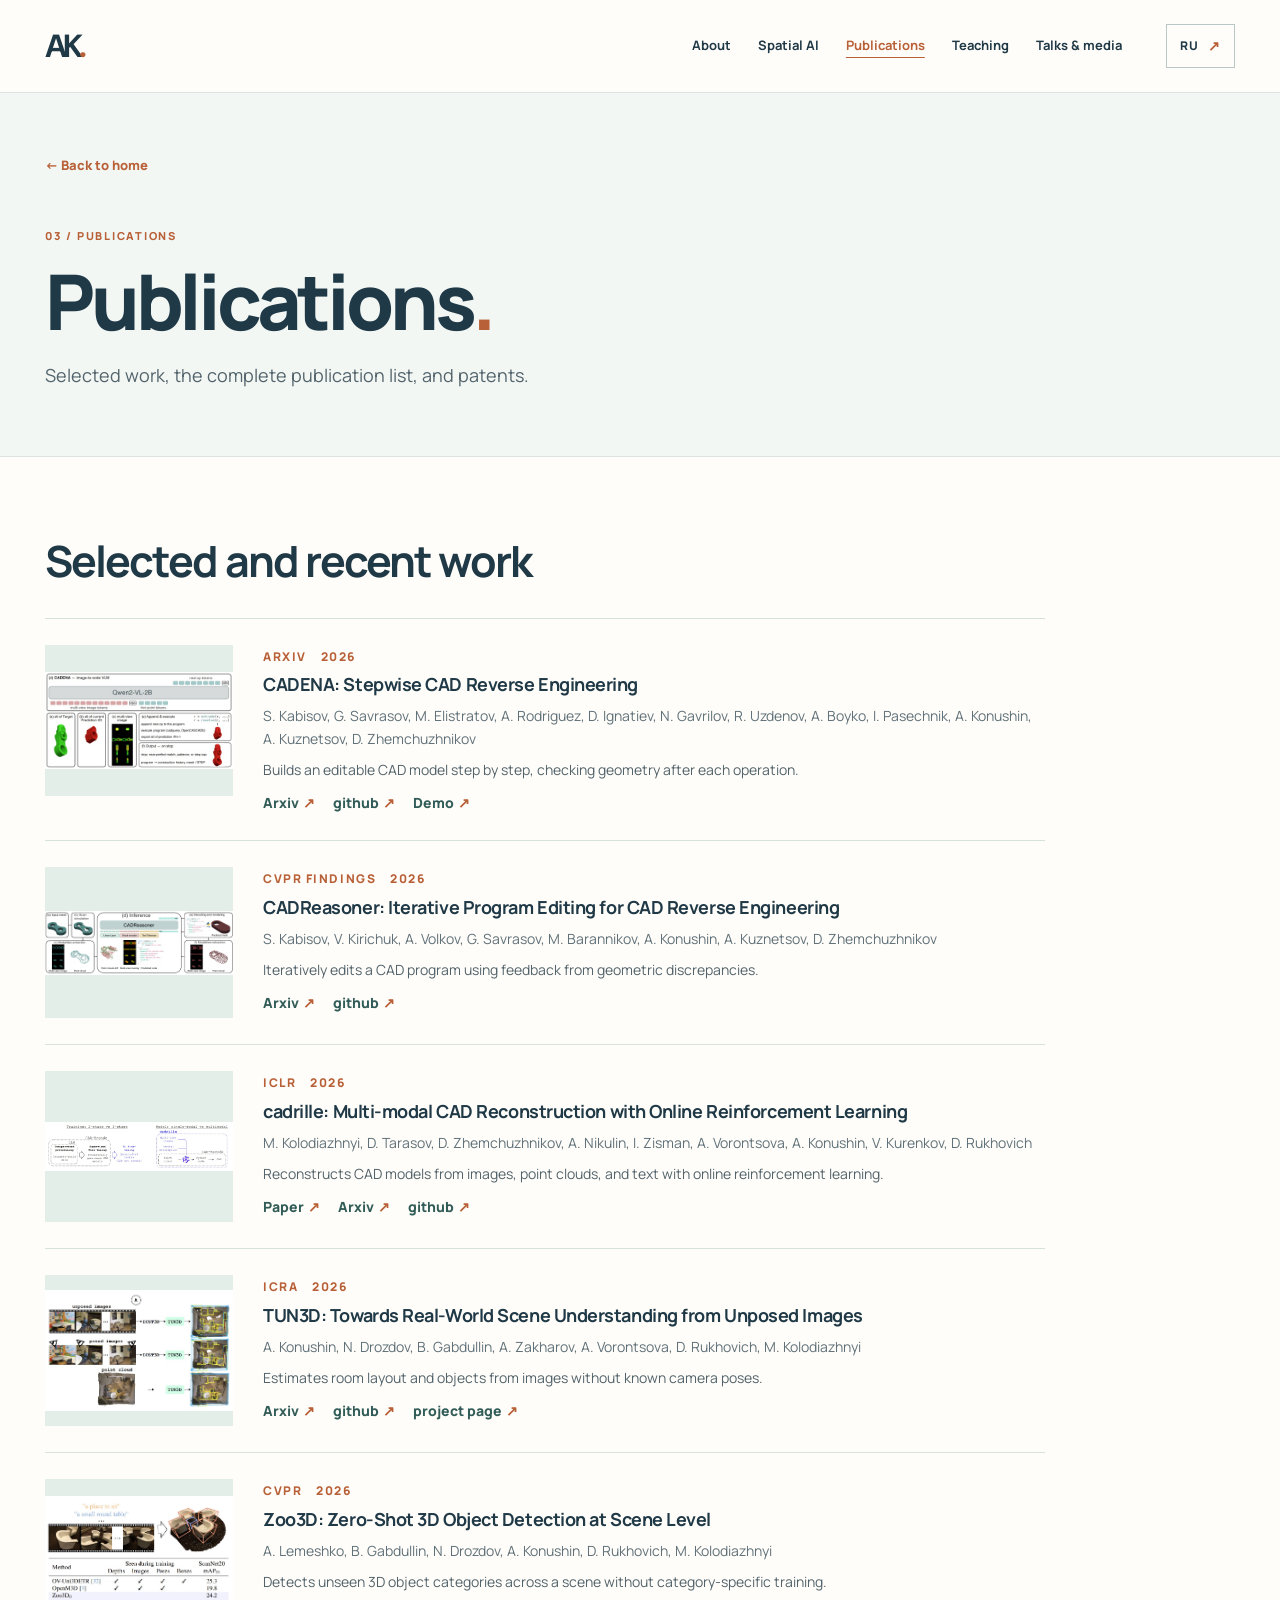
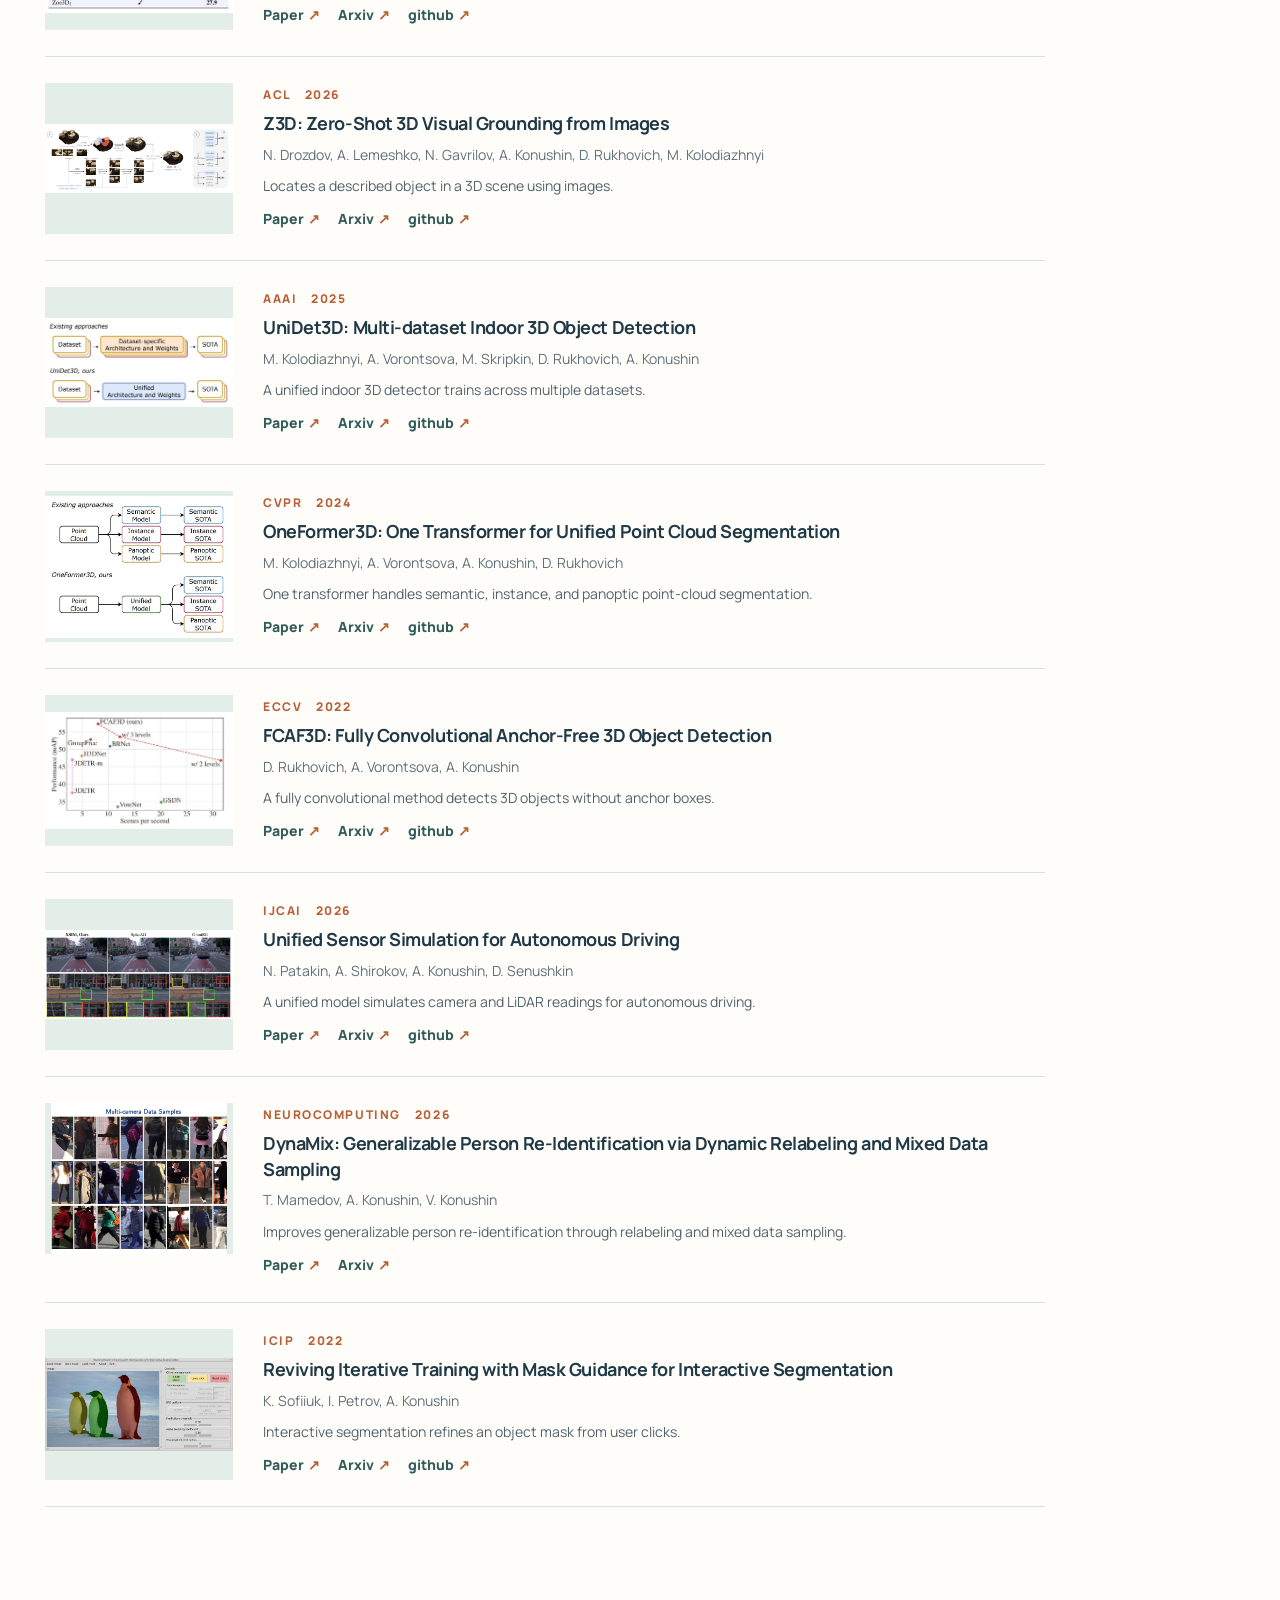
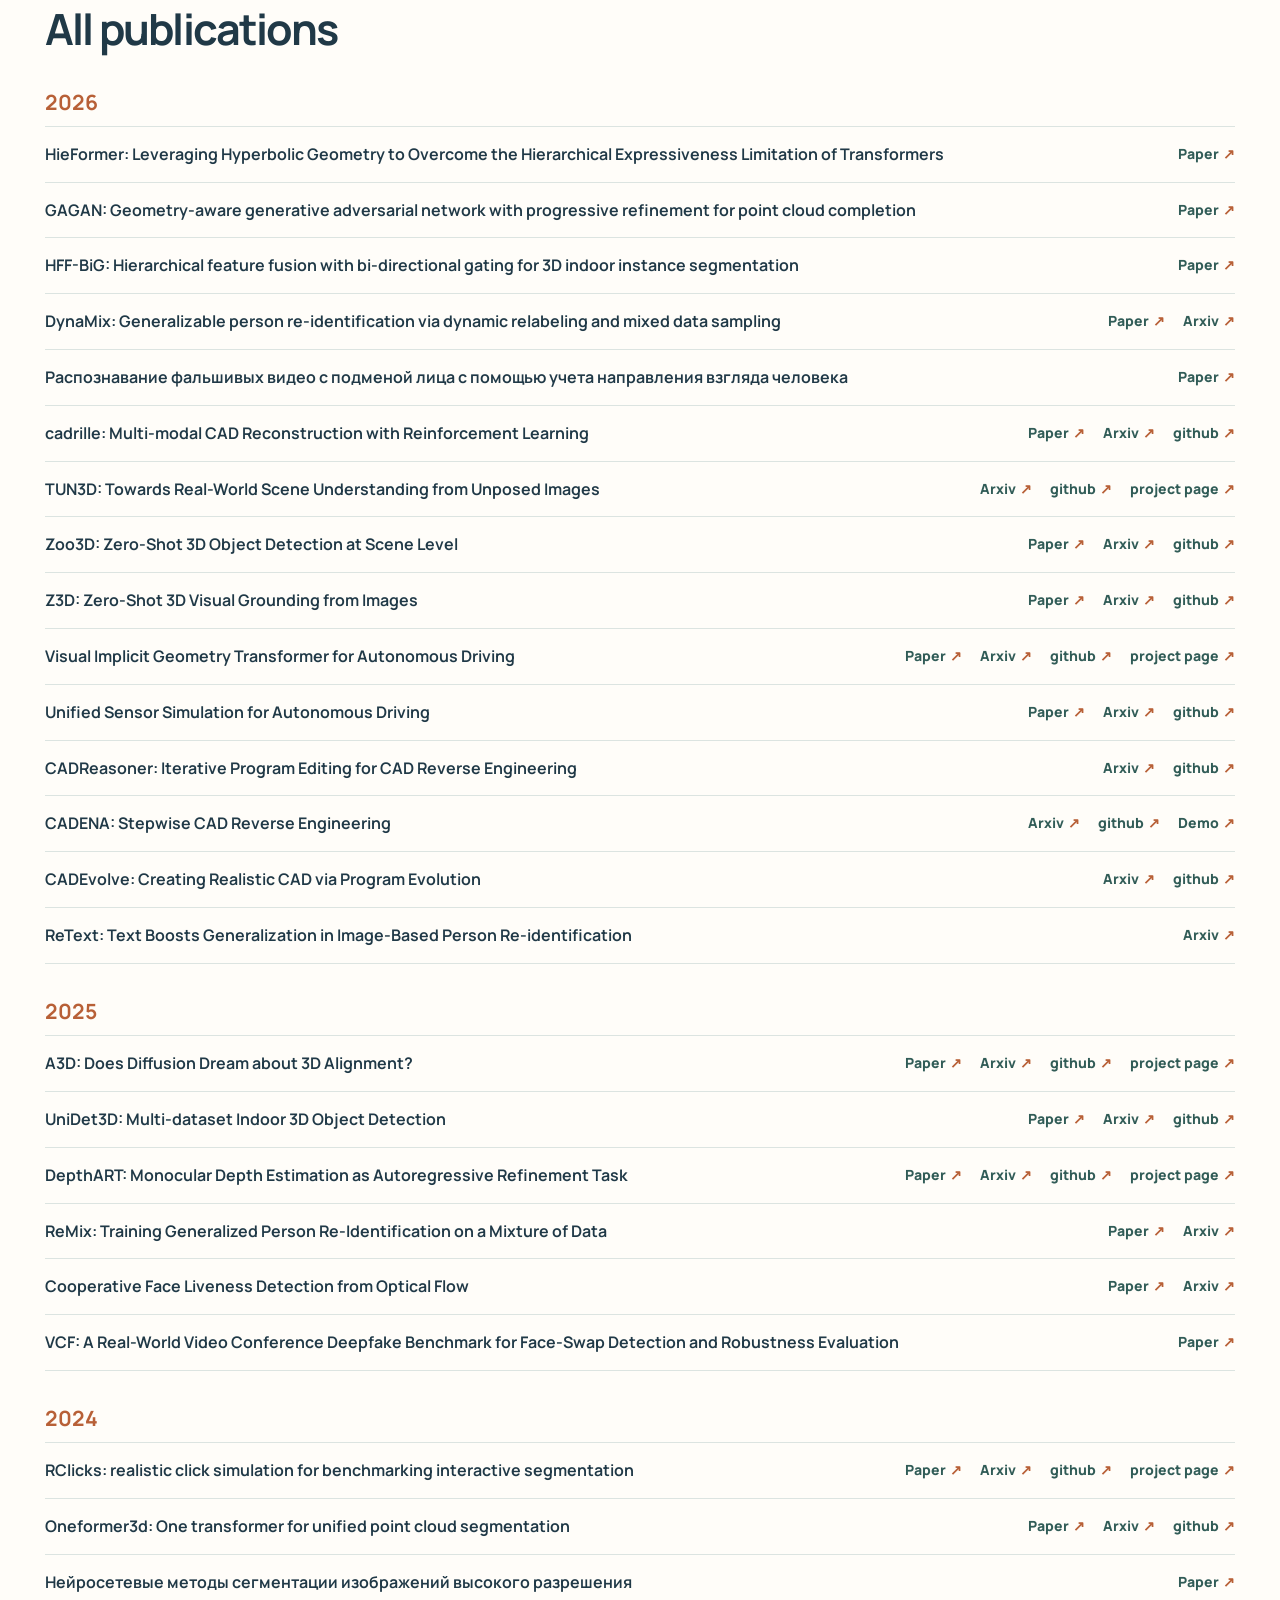
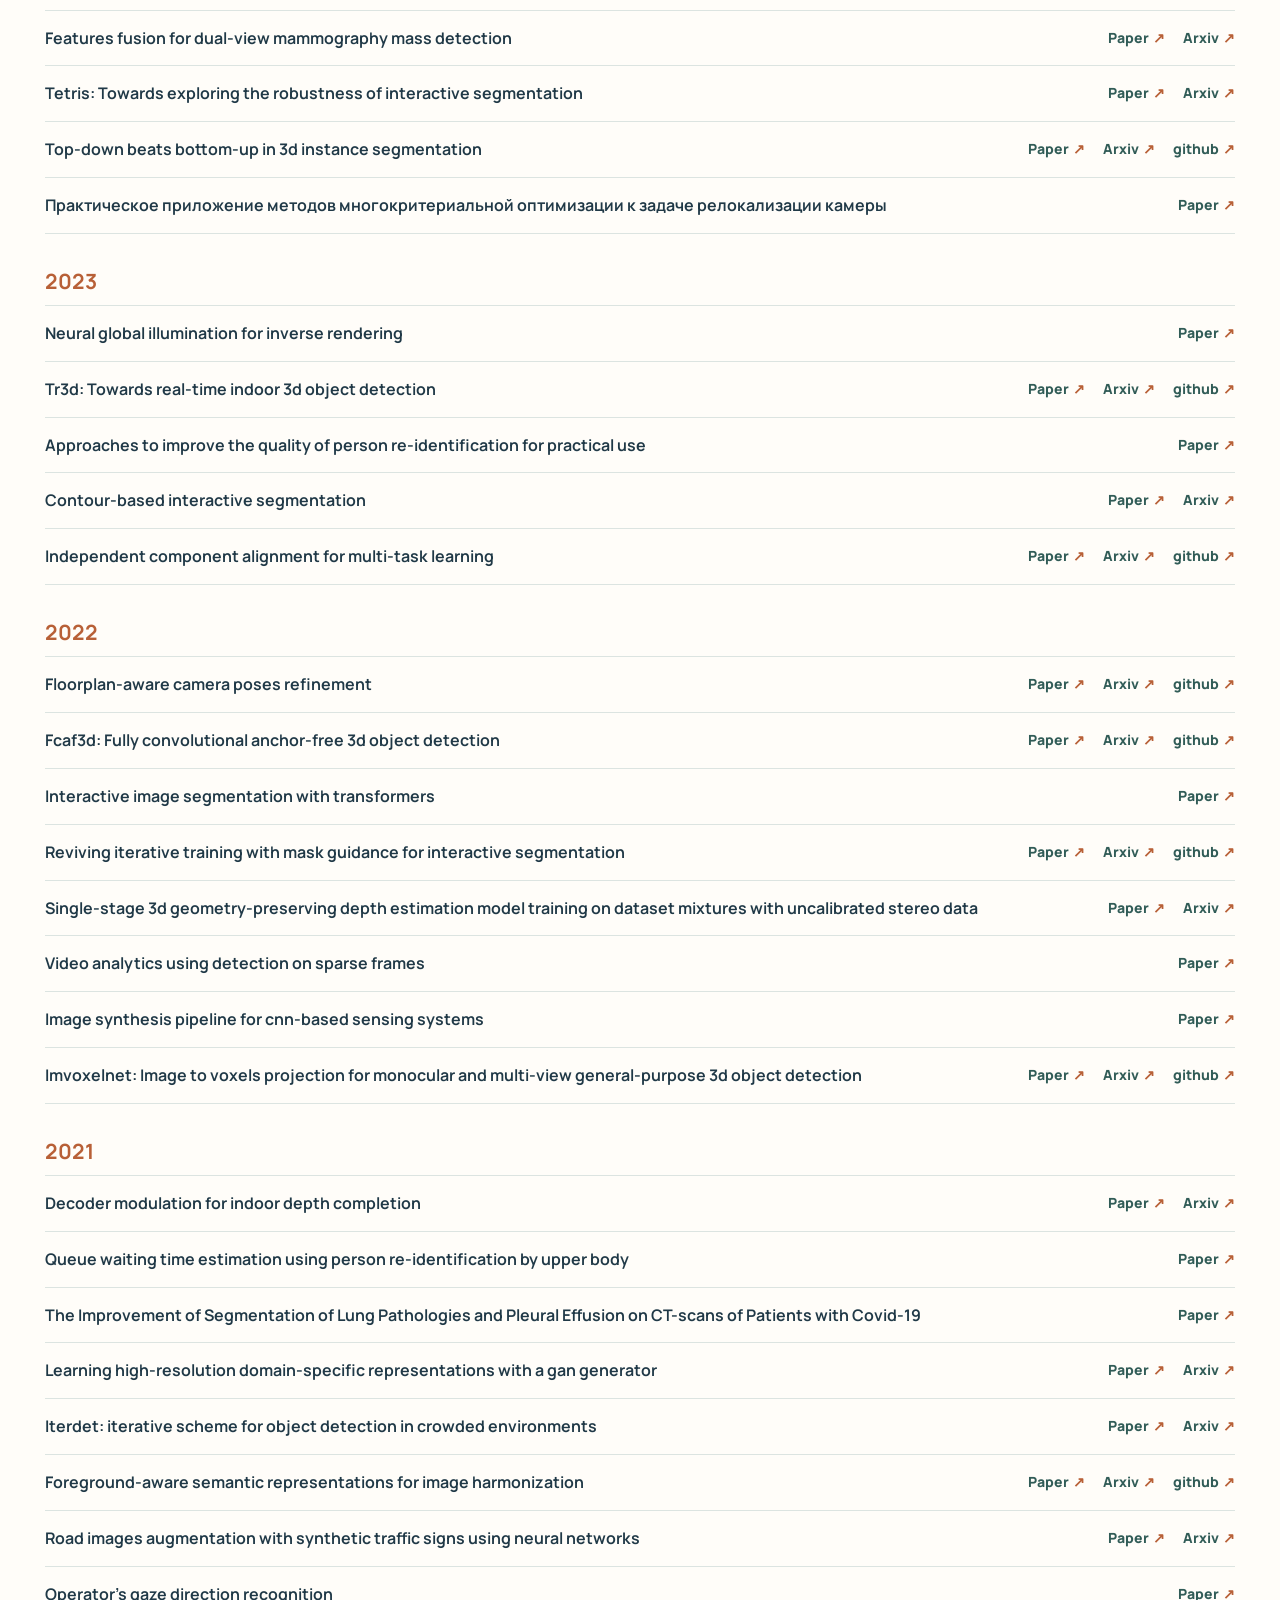
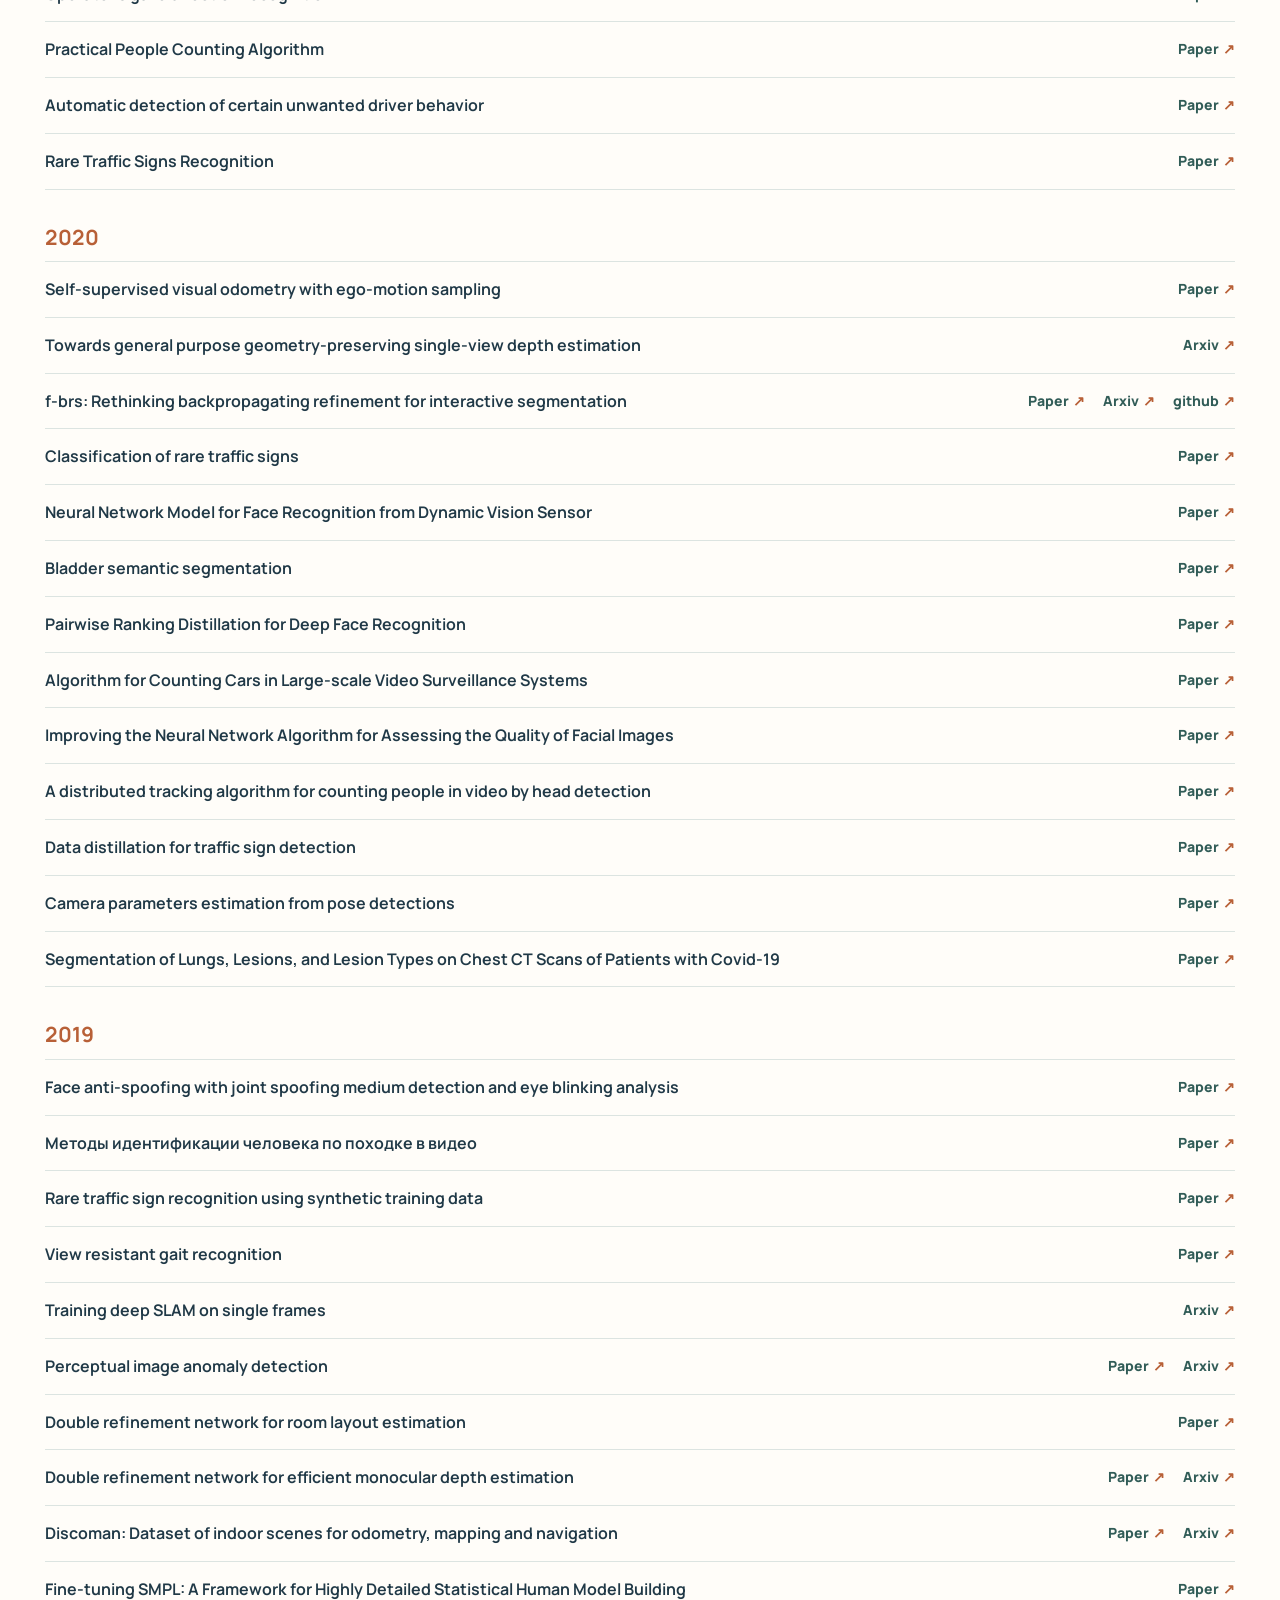
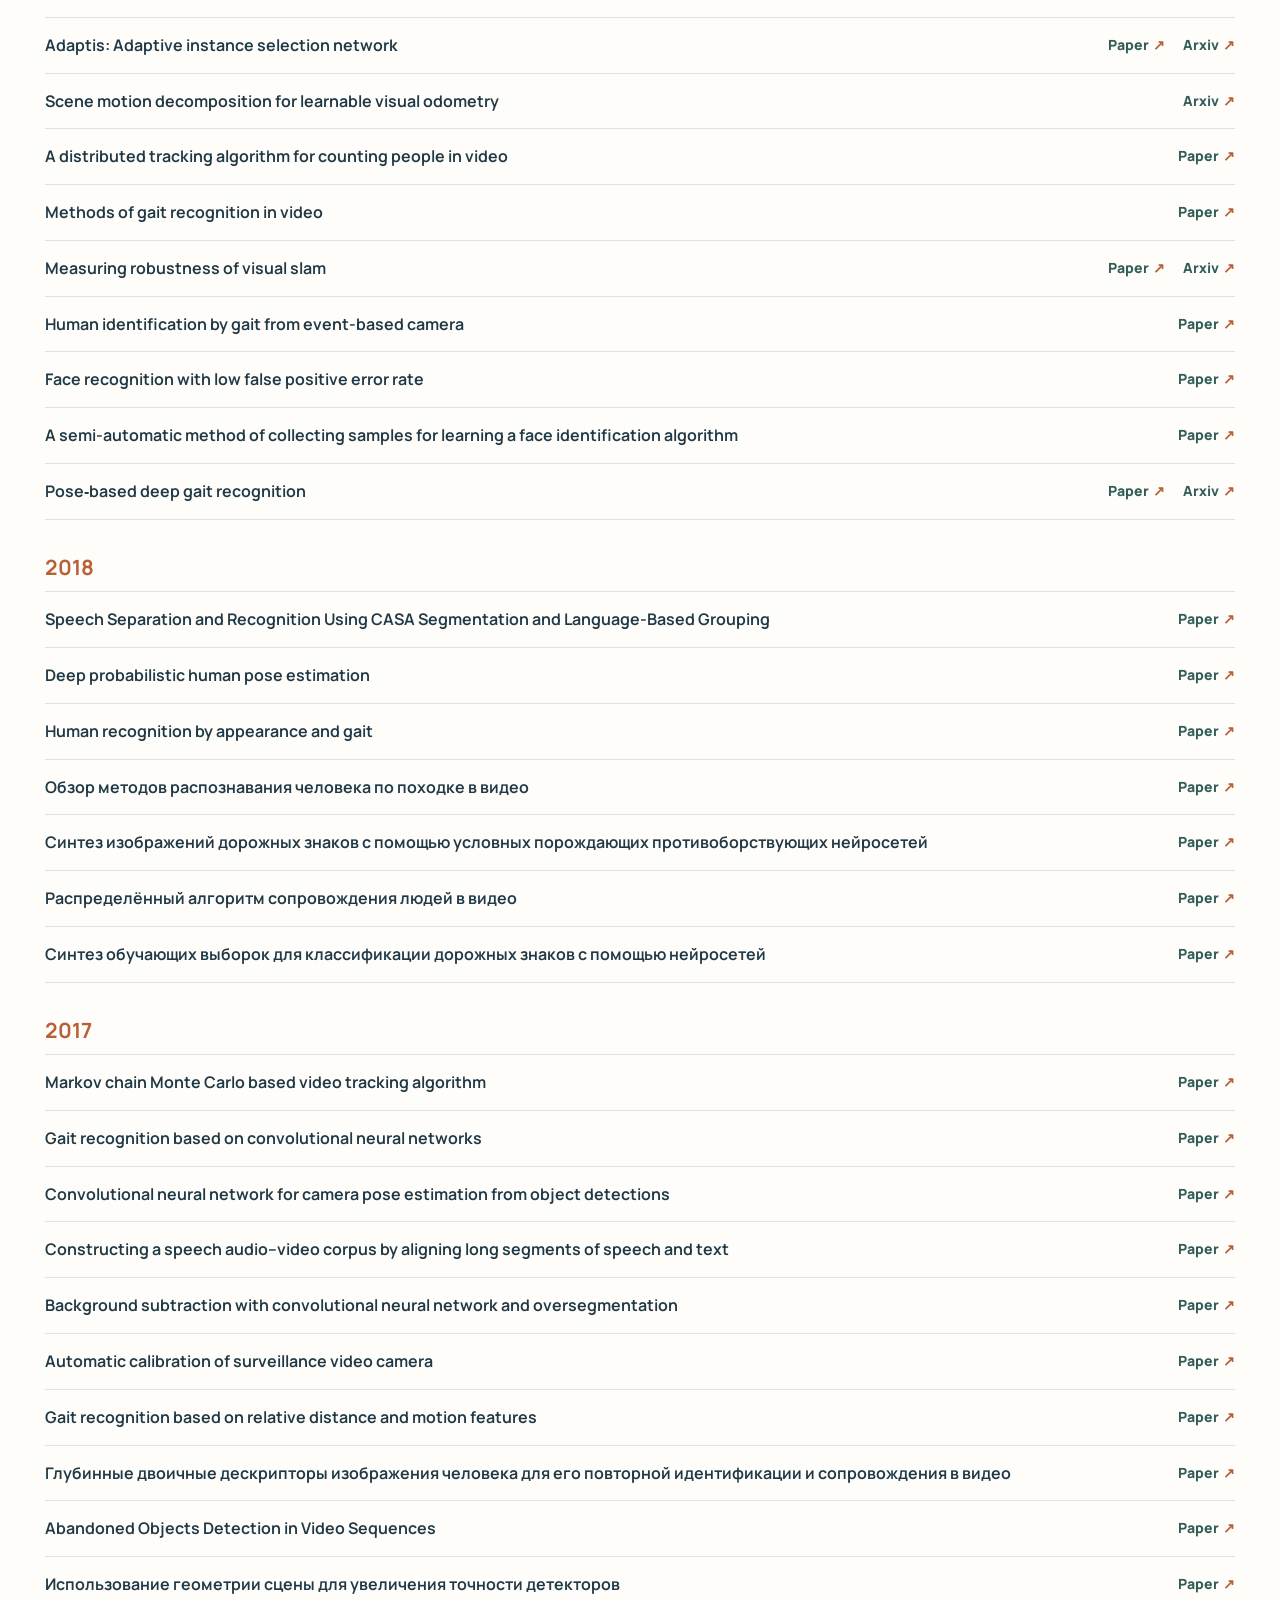
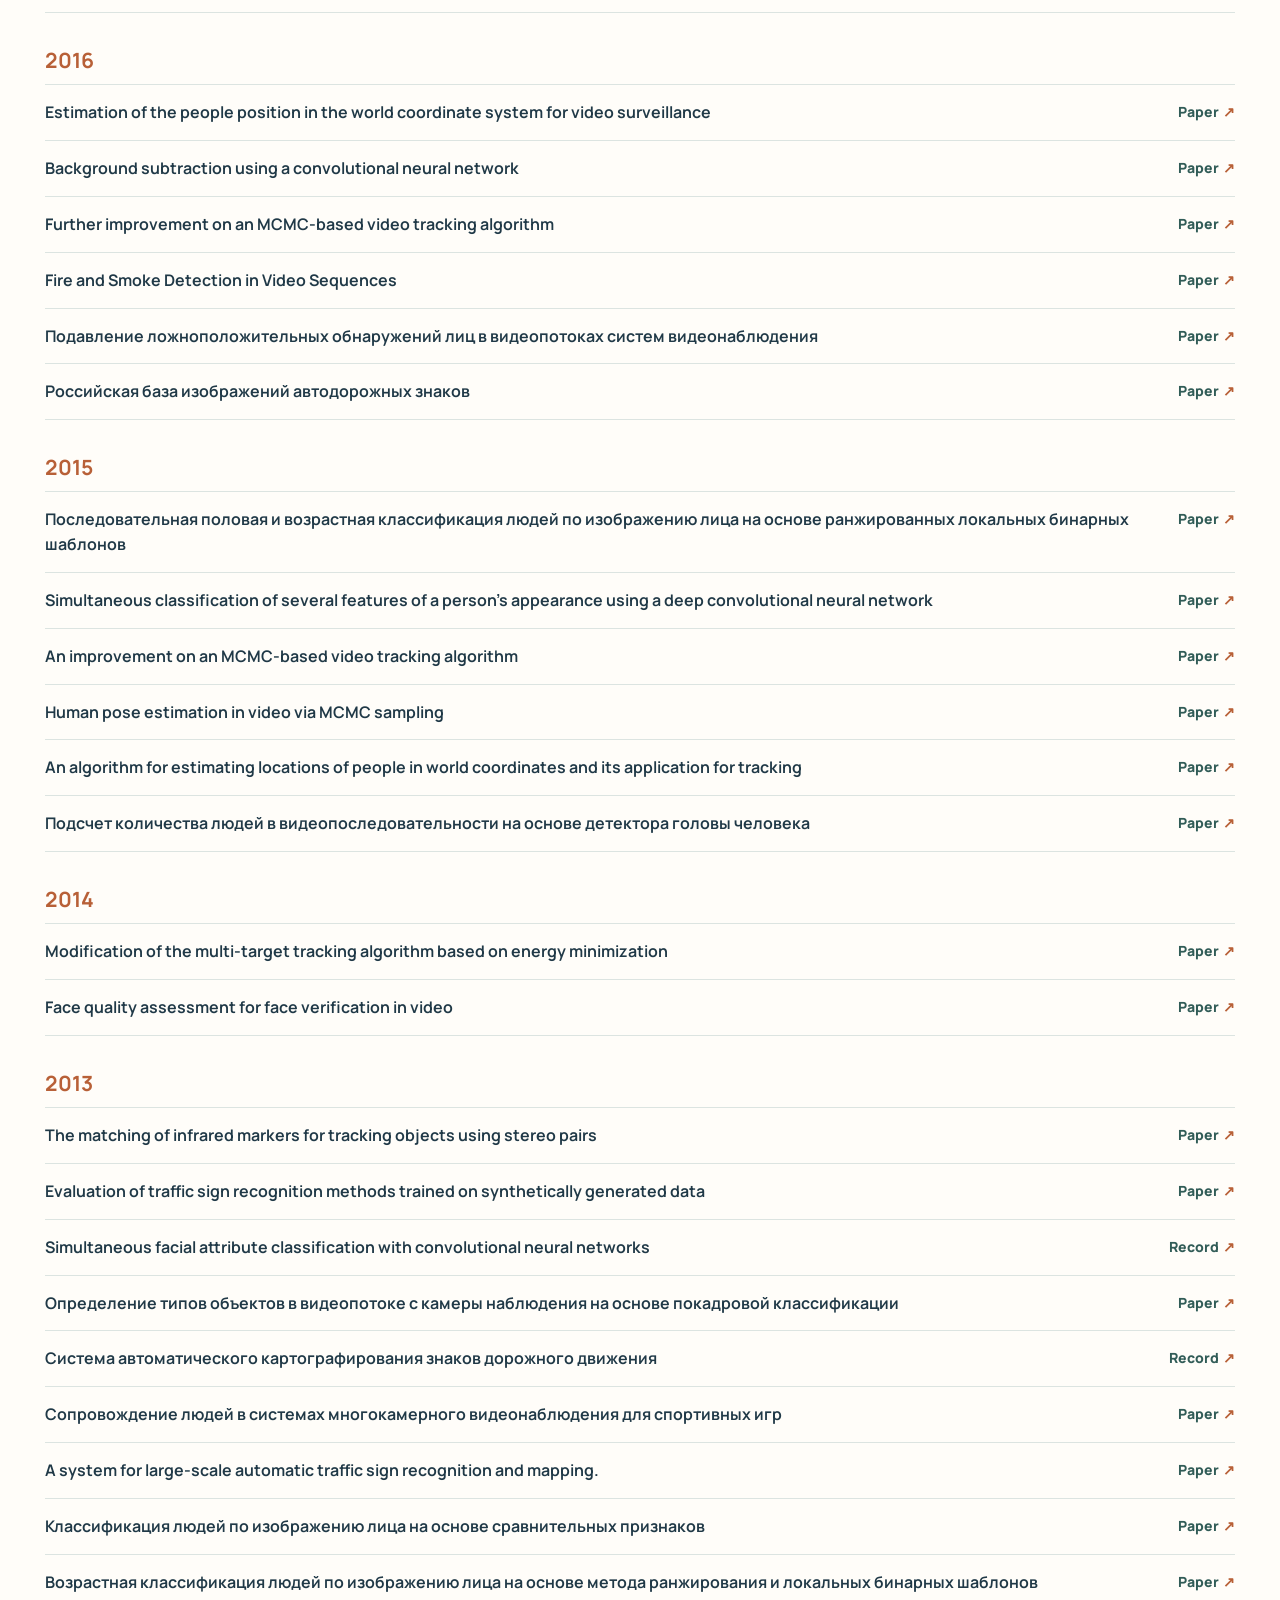
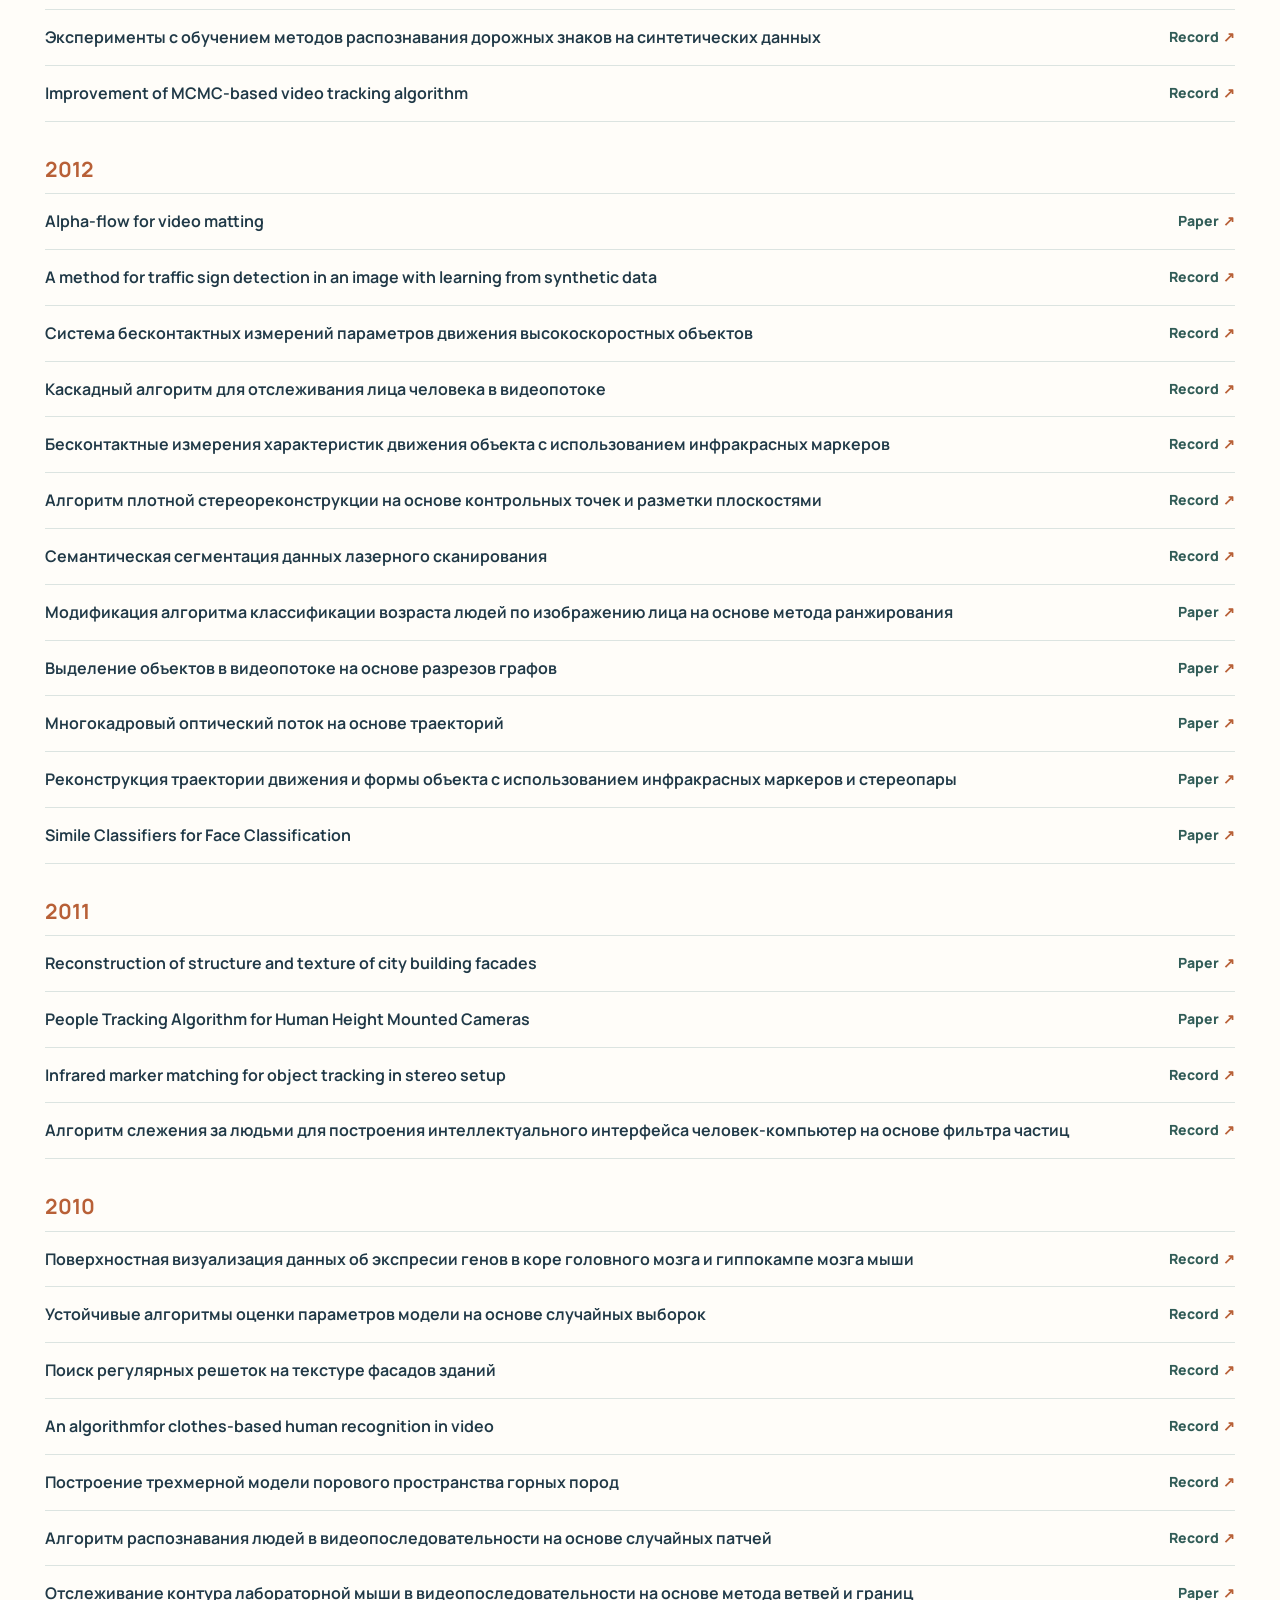
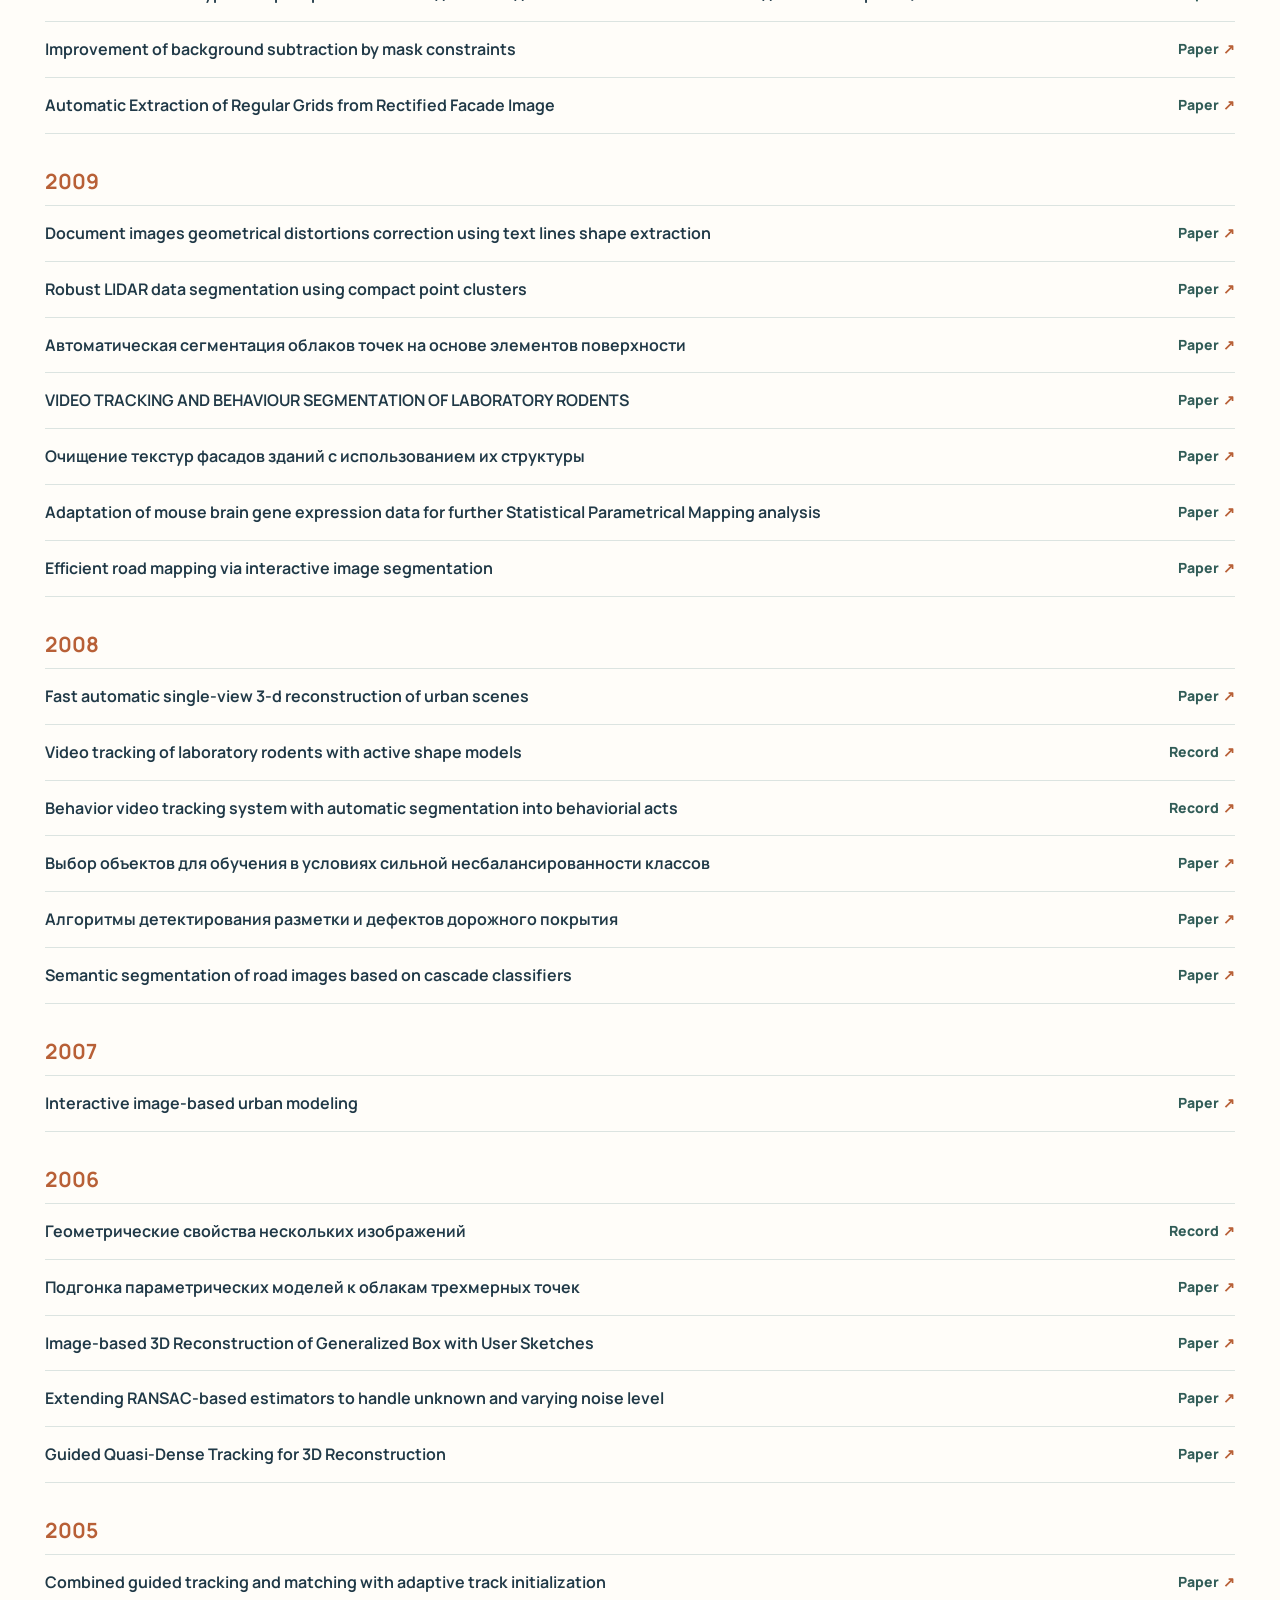
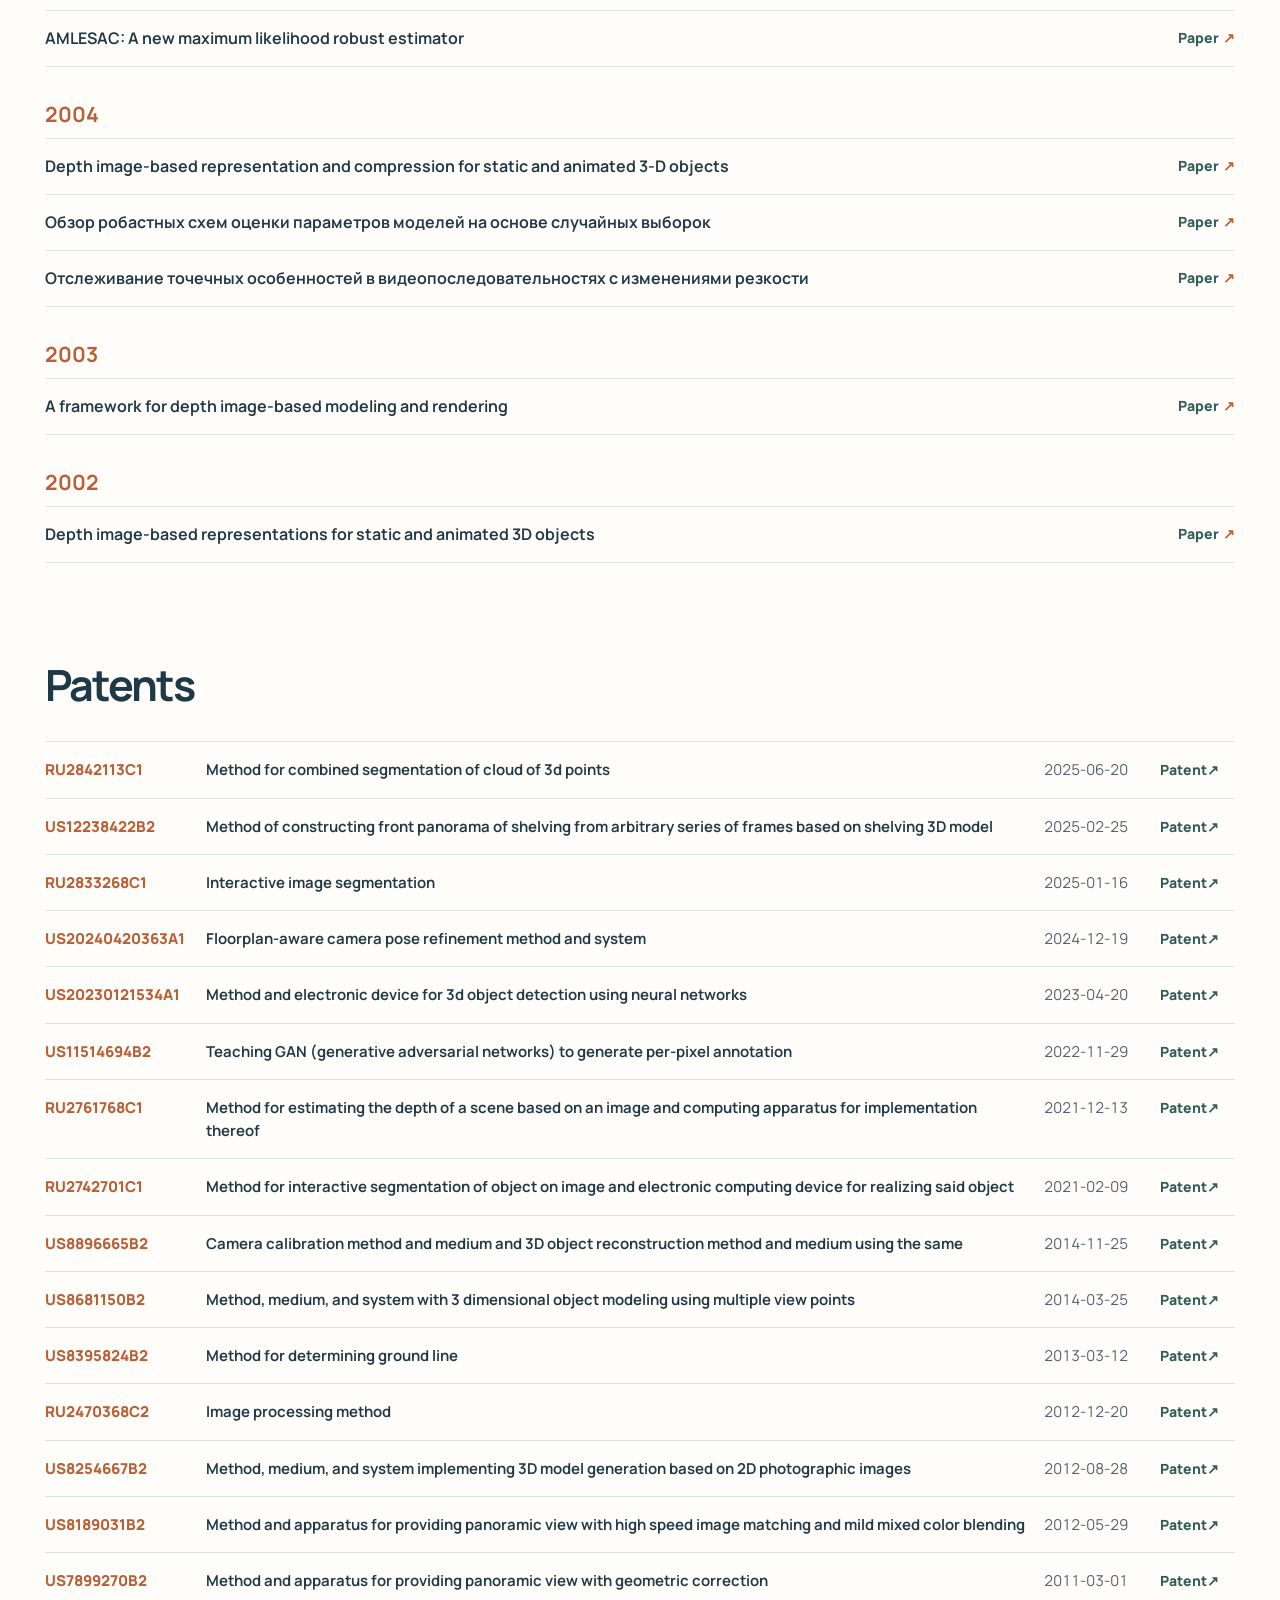
<file: en/publications/index.html>
<!doctype html><html lang="en"><head><meta charset="utf-8"><meta name="viewport" content="width=device-width,initial-scale=1"><meta name="color-scheme" content="light"><title>Publications — Anton Konushin</title><meta name="description" content="Selected work, the complete publication list, and patents."><link rel="canonical" href="https://antonkonushin.ru/en/publications/"><link rel="alternate" hreflang="ru" href="https://antonkonushin.ru/publications/"><link rel="alternate" hreflang="en" href="https://antonkonushin.ru/en/publications/"><link rel="icon" type="image/svg+xml" href="../../assets/favicon.svg"><link rel="stylesheet" href="../../assets/styles.css"><meta property="og:type" content="profile"><meta property="og:title" content="Publications — Anton Konushin"><meta property="og:description" content="Selected work, the complete publication list, and patents."><meta property="og:url" content="https://antonkonushin.ru/en/publications/"></head><body>
  <a class="skip-link" href="#main">Skip to content</a>
  <header class="site-header"><div class="shell header-inner"><a class="wordmark" href="../index.html">AK<span class="wordmark-dot">.</span></a><nav aria-label="Main navigation"><a href="../about/index.html">About</a><a href="../spatial-ai/index.html">Spatial AI</a><a href="index.html" aria-current="page">Publications</a><a href="../teaching/index.html">Teaching</a><a href="../media/index.html">Talks &amp; media</a></nav><a class="lang-switch" href="../../publications/index.html" lang="ru">RU<span aria-hidden="true">↗</span></a></div></header>
  <main id="main"><section class="detail-hero"><div class="shell"><a class="back-link" href="../index.html">← Back to home</a><span class="section-index">03 / Publications</span><h1>Publications<span class="period">.</span></h1><p class="detail-intro">Selected work, the complete publication list, and patents.</p></div></section><section class="detail-content shell"><section class="publication-part" id="selected-work" aria-labelledby="selected-work-title"><h2 id="selected-work-title">Selected and recent work</h2><div class="paper-list"><article class="paper" id="paper-cadena">
    <div class="paper-art has-image"><img src="../../assets/publications/cadena.jpg" alt="" width="188" height="151" loading="lazy"></div>
    <div class="paper-copy"><div class="paper-meta"><span>arXiv</span><span>2026</span></div><h3>CADENA: Stepwise CAD Reverse Engineering</h3><p class="authors">S. Kabisov, G. Savrasov, M. Elistratov, A. Rodriguez, D. Ignatiev, N. Gavrilov, R. Uzdenov, A. Boyko, I. Pasechnik, A. Konushin, A. Kuznetsov, D. Zhemchuzhnikov</p><p class="paper-summary">Builds an editable CAD model step by step, checking geometry after each operation.</p><div class="paper-links"><a class="" href="https://arxiv.org/abs/2608.00799" target="_blank" rel="noopener noreferrer">Arxiv<span aria-hidden="true">↗</span></a><a class="" href="https://github.com/zhemdi/cadena" target="_blank" rel="noopener noreferrer">github<span aria-hidden="true">↗</span></a><a class="" href="https://huggingface.co/spaces/kulibinai/cadena-stepwise-cad" target="_blank" rel="noopener noreferrer">Demo<span aria-hidden="true">↗</span></a></div></div>
  </article><article class="paper" id="paper-cadreasoner">
    <div class="paper-art has-image"><img src="../../assets/publications/cadreasoner.png" alt="" width="188" height="151" loading="lazy"></div>
    <div class="paper-copy"><div class="paper-meta"><span>CVPR Findings</span><span>2026</span></div><h3>CADReasoner: Iterative Program Editing for CAD Reverse Engineering</h3><p class="authors">S. Kabisov, V. Kirichuk, A. Volkov, G. Savrasov, M. Barannikov, A. Konushin, A. Kuznetsov, D. Zhemchuzhnikov</p><p class="paper-summary">Iteratively edits a CAD program using feedback from geometric discrepancies.</p><div class="paper-links"><a class="" href="https://arxiv.org/abs/2603.29847" target="_blank" rel="noopener noreferrer">Arxiv<span aria-hidden="true">↗</span></a><a class="" href="https://github.com/zhemdi/CADReasoner" target="_blank" rel="noopener noreferrer">github<span aria-hidden="true">↗</span></a></div></div>
  </article><article class="paper" id="paper-cadrille">
    <div class="paper-art has-image"><img src="../../assets/publications/cadrille.jpg" alt="" width="188" height="151" loading="lazy"></div>
    <div class="paper-copy"><div class="paper-meta"><span>ICLR</span><span>2026</span></div><h3>cadrille: Multi-modal CAD Reconstruction with Online Reinforcement Learning</h3><p class="authors">M. Kolodiazhnyi, D. Tarasov, D. Zhemchuzhnikov, A. Nikulin, I. Zisman, A. Vorontsova, A. Konushin, V. Kurenkov, D. Rukhovich</p><p class="paper-summary">Reconstructs CAD models from images, point clouds, and text with online reinforcement learning.</p><div class="paper-links"><a class="" href="https://openreview.net/pdf?id=w2tnhhMbXv" target="_blank" rel="noopener noreferrer">Paper<span aria-hidden="true">↗</span></a><a class="" href="https://arxiv.org/abs/2505.22914" target="_blank" rel="noopener noreferrer">Arxiv<span aria-hidden="true">↗</span></a><a class="" href="https://github.com/col14m/cadrille" target="_blank" rel="noopener noreferrer">github<span aria-hidden="true">↗</span></a></div></div>
  </article><article class="paper" id="paper-tun3d">
    <div class="paper-art has-image"><img src="../../assets/publications/tun3d.jpg" alt="" width="188" height="151" loading="lazy"></div>
    <div class="paper-copy"><div class="paper-meta"><span>ICRA</span><span>2026</span></div><h3>TUN3D: Towards Real-World Scene Understanding from Unposed Images</h3><p class="authors">A. Konushin, N. Drozdov, B. Gabdullin, A. Zakharov, A. Vorontsova, D. Rukhovich, M. Kolodiazhnyi</p><p class="paper-summary">Estimates room layout and objects from images without known camera poses.</p><div class="paper-links"><a class="" href="https://arxiv.org/abs/2509.21388" target="_blank" rel="noopener noreferrer">Arxiv<span aria-hidden="true">↗</span></a><a class="" href="https://github.com/col14m/TUN3D" target="_blank" rel="noopener noreferrer">github<span aria-hidden="true">↗</span></a><a class="" href="https://bulatko.github.io/tun3d/" target="_blank" rel="noopener noreferrer">project page<span aria-hidden="true">↗</span></a></div></div>
  </article><article class="paper" id="paper-zoo3d">
    <div class="paper-art has-image"><img src="../../assets/publications/zoo3d.jpg" alt="" width="188" height="151" loading="lazy"></div>
    <div class="paper-copy"><div class="paper-meta"><span>CVPR</span><span>2026</span></div><h3>Zoo3D: Zero-Shot 3D Object Detection at Scene Level</h3><p class="authors">A. Lemeshko, B. Gabdullin, N. Drozdov, A. Konushin, D. Rukhovich, M. Kolodiazhnyi</p><p class="paper-summary">Detects unseen 3D object categories across a scene without category-specific training.</p><div class="paper-links"><a class="" href="https://openaccess.thecvf.com/content/CVPR2026/html/Lemeshko_Zoo3D_Zero-Shot_3D_Object_Detection_at_Scene_Level_CVPR_2026_paper.html" target="_blank" rel="noopener noreferrer">Paper<span aria-hidden="true">↗</span></a><a class="" href="https://arxiv.org/abs/2511.20253" target="_blank" rel="noopener noreferrer">Arxiv<span aria-hidden="true">↗</span></a><a class="" href="https://github.com/col14m/Zoo3D" target="_blank" rel="noopener noreferrer">github<span aria-hidden="true">↗</span></a></div></div>
  </article><article class="paper" id="paper-z3d">
    <div class="paper-art has-image"><img src="../../assets/publications/z3d.png" alt="" width="188" height="151" loading="lazy"></div>
    <div class="paper-copy"><div class="paper-meta"><span>ACL</span><span>2026</span></div><h3>Z3D: Zero-Shot 3D Visual Grounding from Images</h3><p class="authors">N. Drozdov, A. Lemeshko, N. Gavrilov, A. Konushin, D. Rukhovich, M. Kolodiazhnyi</p><p class="paper-summary">Locates a described object in a 3D scene using images.</p><div class="paper-links"><a class="" href="https://aclanthology.org/2026.acl-short.13/" target="_blank" rel="noopener noreferrer">Paper<span aria-hidden="true">↗</span></a><a class="" href="https://arxiv.org/abs/2602.03361" target="_blank" rel="noopener noreferrer">Arxiv<span aria-hidden="true">↗</span></a><a class="" href="https://github.com/col14m/Z3D" target="_blank" rel="noopener noreferrer">github<span aria-hidden="true">↗</span></a></div></div>
  </article><article class="paper" id="paper-unidet3d">
    <div class="paper-art has-image"><img src="../../assets/publications/unidet3d.jpg" alt="" width="188" height="151" loading="lazy"></div>
    <div class="paper-copy"><div class="paper-meta"><span>AAAI</span><span>2025</span></div><h3>UniDet3D: Multi-dataset Indoor 3D Object Detection</h3><p class="authors">M. Kolodiazhnyi, A. Vorontsova, M. Skripkin, D. Rukhovich, A. Konushin</p><p class="paper-summary">A unified indoor 3D detector trains across multiple datasets.</p><div class="paper-links"><a class="" href="https://ojs.aaai.org/index.php/AAAI/article/view/32459" target="_blank" rel="noopener noreferrer">Paper<span aria-hidden="true">↗</span></a><a class="" href="https://arxiv.org/abs/2409.04234" target="_blank" rel="noopener noreferrer">Arxiv<span aria-hidden="true">↗</span></a><a class="" href="https://github.com/filaPro/unidet3d" target="_blank" rel="noopener noreferrer">github<span aria-hidden="true">↗</span></a></div></div>
  </article><article class="paper" id="paper-oneformer3d">
    <div class="paper-art has-image"><img src="../../assets/publications/oneformer3d.jpg" alt="" width="188" height="151" loading="lazy"></div>
    <div class="paper-copy"><div class="paper-meta"><span>CVPR</span><span>2024</span></div><h3>OneFormer3D: One Transformer for Unified Point Cloud Segmentation</h3><p class="authors">M. Kolodiazhnyi, A. Vorontsova, A. Konushin, D. Rukhovich</p><p class="paper-summary">One transformer handles semantic, instance, and panoptic point-cloud segmentation.</p><div class="paper-links"><a class="" href="https://openaccess.thecvf.com/content/CVPR2024/html/Kolodiazhnyi_OneFormer3D_One_Transformer_for_Unified_Point_Cloud_Segmentation_CVPR_2024_paper.html" target="_blank" rel="noopener noreferrer">Paper<span aria-hidden="true">↗</span></a><a class="" href="https://arxiv.org/abs/2311.14405" target="_blank" rel="noopener noreferrer">Arxiv<span aria-hidden="true">↗</span></a><a class="" href="https://github.com/filaPro/oneformer3d" target="_blank" rel="noopener noreferrer">github<span aria-hidden="true">↗</span></a></div></div>
  </article><article class="paper" id="paper-fcaf3d">
    <div class="paper-art has-image"><img src="../../assets/publications/fcaf3d.jpg" alt="" width="188" height="151" loading="lazy"></div>
    <div class="paper-copy"><div class="paper-meta"><span>ECCV</span><span>2022</span></div><h3>FCAF3D: Fully Convolutional Anchor-Free 3D Object Detection</h3><p class="authors">D. Rukhovich, A. Vorontsova, A. Konushin</p><p class="paper-summary">A fully convolutional method detects 3D objects without anchor boxes.</p><div class="paper-links"><a class="" href="https://doi.org/10.1007/978-3-031-20080-9_28" target="_blank" rel="noopener noreferrer">Paper<span aria-hidden="true">↗</span></a><a class="" href="https://arxiv.org/abs/2112.00322" target="_blank" rel="noopener noreferrer">Arxiv<span aria-hidden="true">↗</span></a><a class="" href="https://github.com/filaPro/fcaf3d" target="_blank" rel="noopener noreferrer">github<span aria-hidden="true">↗</span></a></div></div>
  </article><article class="paper" id="paper-unified-sensor">
    <div class="paper-art has-image"><img src="../../assets/publications/unified-sensor.jpg" alt="" width="188" height="151" loading="lazy"></div>
    <div class="paper-copy"><div class="paper-meta"><span>IJCAI</span><span>2026</span></div><h3>Unified Sensor Simulation for Autonomous Driving</h3><p class="authors">N. Patakin, A. Shirokov, A. Konushin, D. Senushkin</p><p class="paper-summary">A unified model simulates camera and LiDAR readings for autonomous driving.</p><div class="paper-links"><a class="" href="https://www.ijcai.org/proceedings/2026/168" target="_blank" rel="noopener noreferrer">Paper<span aria-hidden="true">↗</span></a><a class="" href="https://arxiv.org/abs/2602.05617" target="_blank" rel="noopener noreferrer">Arxiv<span aria-hidden="true">↗</span></a><a class="" href="https://github.com/whesense/XSIM" target="_blank" rel="noopener noreferrer">github<span aria-hidden="true">↗</span></a></div></div>
  </article><article class="paper" id="paper-dynamix">
    <div class="paper-art has-image"><img src="../../assets/publications/dynamix.png" alt="" width="188" height="151" loading="lazy"></div>
    <div class="paper-copy"><div class="paper-meta"><span>Neurocomputing</span><span>2026</span></div><h3>DynaMix: Generalizable Person Re-Identification via Dynamic Relabeling and Mixed Data Sampling</h3><p class="authors">T. Mamedov, A. Konushin, V. Konushin</p><p class="paper-summary">Improves generalizable person re-identification through relabeling and mixed data sampling.</p><div class="paper-links"><a class="" href="https://www.sciencedirect.com/science/article/pii/S0925231225031182" target="_blank" rel="noopener noreferrer">Paper<span aria-hidden="true">↗</span></a><a class="" href="https://arxiv.org/abs/2511.19067" target="_blank" rel="noopener noreferrer">Arxiv<span aria-hidden="true">↗</span></a></div></div>
  </article><article class="paper" id="paper-ritm">
    <div class="paper-art has-image"><img src="../../assets/publications/ritm.jpg" alt="" width="188" height="151" loading="lazy"></div>
    <div class="paper-copy"><div class="paper-meta"><span>ICIP</span><span>2022</span></div><h3>Reviving Iterative Training with Mask Guidance for Interactive Segmentation</h3><p class="authors">K. Sofiiuk, I. Petrov, A. Konushin</p><p class="paper-summary">Interactive segmentation refines an object mask from user clicks.</p><div class="paper-links"><a class="" href="https://doi.org/10.1109/icip46576.2022.9897365" target="_blank" rel="noopener noreferrer">Paper<span aria-hidden="true">↗</span></a><a class="" href="https://arxiv.org/abs/2102.06583" target="_blank" rel="noopener noreferrer">Arxiv<span aria-hidden="true">↗</span></a><a class="" href="https://github.com/anhhuynh1506/RITM" target="_blank" rel="noopener noreferrer">github<span aria-hidden="true">↗</span></a></div></div>
  </article></div></section><section class="publication-part" id="all-publications" aria-labelledby="all-publications-title"><h2 id="all-publications-title">All publications</h2><div class="bibliography-year"><h3>2026</h3><ul class="bibliography-list"><li><span class="bibliography-title">HieFormer: Leveraging Hyperbolic Geometry to Overcome the Hierarchical Expressiveness Limitation of Transformers</span><div class="paper-links"><a class="" href="https://doi.org/10.1016/j.neunet.2026.109675" target="_blank" rel="noopener noreferrer">Paper<span aria-hidden="true">↗</span></a></div></li><li><span class="bibliography-title">GAGAN: Geometry-aware generative adversarial network with progressive refinement for point cloud completion</span><div class="paper-links"><a class="" href="https://www.sciencedirect.com/science/article/abs/pii/S0141938226002738" target="_blank" rel="noopener noreferrer">Paper<span aria-hidden="true">↗</span></a></div></li><li><span class="bibliography-title">HFF-BiG: Hierarchical feature fusion with bi-directional gating for 3D indoor instance segmentation</span><div class="paper-links"><a class="" href="https://www.sciencedirect.com/science/article/pii/S0925231226006302" target="_blank" rel="noopener noreferrer">Paper<span aria-hidden="true">↗</span></a></div></li><li><span class="bibliography-title">DynaMix: Generalizable person re-identification via dynamic relabeling and mixed data sampling</span><div class="paper-links"><a class="" href="https://www.sciencedirect.com/science/article/pii/S0925231225031182" target="_blank" rel="noopener noreferrer">Paper<span aria-hidden="true">↗</span></a><a class="" href="https://arxiv.org/abs/2511.19067" target="_blank" rel="noopener noreferrer">Arxiv<span aria-hidden="true">↗</span></a></div></li><li><span class="bibliography-title">Распознавание фальшивых видео с подменой лица с помощью учета направления взгляда человека</span><div class="paper-links"><a class="" href="https://num-meth.ru/index.php/journal/article/view/1494" target="_blank" rel="noopener noreferrer">Paper<span aria-hidden="true">↗</span></a></div></li><li><span class="bibliography-title">cadrille: Multi-modal CAD Reconstruction with Reinforcement Learning</span><div class="paper-links"><a class="" href="https://openreview.net/pdf?id=w2tnhhMbXv" target="_blank" rel="noopener noreferrer">Paper<span aria-hidden="true">↗</span></a><a class="" href="https://arxiv.org/abs/2505.22914" target="_blank" rel="noopener noreferrer">Arxiv<span aria-hidden="true">↗</span></a><a class="" href="https://github.com/col14m/cadrille" target="_blank" rel="noopener noreferrer">github<span aria-hidden="true">↗</span></a></div></li><li><span class="bibliography-title">TUN3D: Towards Real-World Scene Understanding from Unposed Images</span><div class="paper-links"><a class="" href="https://arxiv.org/abs/2509.21388" target="_blank" rel="noopener noreferrer">Arxiv<span aria-hidden="true">↗</span></a><a class="" href="https://github.com/col14m/TUN3D" target="_blank" rel="noopener noreferrer">github<span aria-hidden="true">↗</span></a><a class="" href="https://bulatko.github.io/tun3d/" target="_blank" rel="noopener noreferrer">project page<span aria-hidden="true">↗</span></a></div></li><li><span class="bibliography-title">Zoo3D: Zero-Shot 3D Object Detection at Scene Level</span><div class="paper-links"><a class="" href="https://openaccess.thecvf.com/content/CVPR2026/html/Lemeshko_Zoo3D_Zero-Shot_3D_Object_Detection_at_Scene_Level_CVPR_2026_paper.html" target="_blank" rel="noopener noreferrer">Paper<span aria-hidden="true">↗</span></a><a class="" href="https://arxiv.org/abs/2511.20253" target="_blank" rel="noopener noreferrer">Arxiv<span aria-hidden="true">↗</span></a><a class="" href="https://github.com/col14m/Zoo3D" target="_blank" rel="noopener noreferrer">github<span aria-hidden="true">↗</span></a></div></li><li><span class="bibliography-title">Z3D: Zero-Shot 3D Visual Grounding from Images</span><div class="paper-links"><a class="" href="https://aclanthology.org/2026.acl-short.13/" target="_blank" rel="noopener noreferrer">Paper<span aria-hidden="true">↗</span></a><a class="" href="https://arxiv.org/abs/2602.03361" target="_blank" rel="noopener noreferrer">Arxiv<span aria-hidden="true">↗</span></a><a class="" href="https://github.com/col14m/Z3D" target="_blank" rel="noopener noreferrer">github<span aria-hidden="true">↗</span></a></div></li><li><span class="bibliography-title">Visual Implicit Geometry Transformer for Autonomous Driving</span><div class="paper-links"><a class="" href="https://www.ijcai.org/proceedings/2026/179" target="_blank" rel="noopener noreferrer">Paper<span aria-hidden="true">↗</span></a><a class="" href="https://arxiv.org/abs/2602.05573" target="_blank" rel="noopener noreferrer">Arxiv<span aria-hidden="true">↗</span></a><a class="" href="https://github.com/whesense/ViGT" target="_blank" rel="noopener noreferrer">github<span aria-hidden="true">↗</span></a><a class="" href="https://whesense.github.io/" target="_blank" rel="noopener noreferrer">project page<span aria-hidden="true">↗</span></a></div></li><li><span class="bibliography-title">Unified Sensor Simulation for Autonomous Driving</span><div class="paper-links"><a class="" href="https://www.ijcai.org/proceedings/2026/168" target="_blank" rel="noopener noreferrer">Paper<span aria-hidden="true">↗</span></a><a class="" href="https://arxiv.org/abs/2602.05617" target="_blank" rel="noopener noreferrer">Arxiv<span aria-hidden="true">↗</span></a><a class="" href="https://github.com/whesense/XSIM" target="_blank" rel="noopener noreferrer">github<span aria-hidden="true">↗</span></a></div></li><li><span class="bibliography-title">CADReasoner: Iterative Program Editing for CAD Reverse Engineering</span><div class="paper-links"><a class="" href="https://arxiv.org/abs/2603.29847" target="_blank" rel="noopener noreferrer">Arxiv<span aria-hidden="true">↗</span></a><a class="" href="https://github.com/zhemdi/CADReasoner" target="_blank" rel="noopener noreferrer">github<span aria-hidden="true">↗</span></a></div></li><li><span class="bibliography-title">CADENA: Stepwise CAD Reverse Engineering</span><div class="paper-links"><a class="" href="https://arxiv.org/abs/2608.00799" target="_blank" rel="noopener noreferrer">Arxiv<span aria-hidden="true">↗</span></a><a class="" href="https://github.com/zhemdi/cadena" target="_blank" rel="noopener noreferrer">github<span aria-hidden="true">↗</span></a><a class="" href="https://huggingface.co/spaces/kulibinai/cadena-stepwise-cad" target="_blank" rel="noopener noreferrer">Demo<span aria-hidden="true">↗</span></a></div></li><li><span class="bibliography-title">CADEvolve: Creating Realistic CAD via Program Evolution</span><div class="paper-links"><a class="" href="https://arxiv.org/abs/2602.16317" target="_blank" rel="noopener noreferrer">Arxiv<span aria-hidden="true">↗</span></a><a class="" href="https://github.com/zhemdi/CADEvolve" target="_blank" rel="noopener noreferrer">github<span aria-hidden="true">↗</span></a></div></li><li><span class="bibliography-title">ReText: Text Boosts Generalization in Image-Based Person Re-identification</span><div class="paper-links"><a class="" href="https://arxiv.org/abs/2602.05785" target="_blank" rel="noopener noreferrer">Arxiv<span aria-hidden="true">↗</span></a></div></li></ul></div><div class="bibliography-year"><h3>2025</h3><ul class="bibliography-list"><li><span class="bibliography-title">A3D: Does Diffusion Dream about 3D Alignment?</span><div class="paper-links"><a class="" href="https://proceedings.iclr.cc/paper_files/paper/2025/hash/759b54a7d1e57677ac6600422aacbcca-Abstract-Conference.html" target="_blank" rel="noopener noreferrer">Paper<span aria-hidden="true">↗</span></a><a class="" href="https://arxiv.org/abs/2406.15020" target="_blank" rel="noopener noreferrer">Arxiv<span aria-hidden="true">↗</span></a><a class="" href="https://github.com/AIRI-Institute/A3D" target="_blank" rel="noopener noreferrer">github<span aria-hidden="true">↗</span></a><a class="" href="https://voyleg.github.io/a3d/" target="_blank" rel="noopener noreferrer">project page<span aria-hidden="true">↗</span></a></div></li><li><span class="bibliography-title">UniDet3D: Multi-dataset Indoor 3D Object Detection</span><div class="paper-links"><a class="" href="https://ojs.aaai.org/index.php/AAAI/article/view/32459" target="_blank" rel="noopener noreferrer">Paper<span aria-hidden="true">↗</span></a><a class="" href="https://arxiv.org/abs/2409.04234" target="_blank" rel="noopener noreferrer">Arxiv<span aria-hidden="true">↗</span></a><a class="" href="https://github.com/filaPro/unidet3d" target="_blank" rel="noopener noreferrer">github<span aria-hidden="true">↗</span></a></div></li><li><span class="bibliography-title">DepthART: Monocular Depth Estimation as Autoregressive Refinement Task</span><div class="paper-links"><a class="" href="https://www.ijcai.org/proceedings/2025/114" target="_blank" rel="noopener noreferrer">Paper<span aria-hidden="true">↗</span></a><a class="" href="https://arxiv.org/abs/2409.15010" target="_blank" rel="noopener noreferrer">Arxiv<span aria-hidden="true">↗</span></a><a class="" href="https://github.com/bulatko/DepthART" target="_blank" rel="noopener noreferrer">github<span aria-hidden="true">↗</span></a><a class="" href="https://bulatko.github.io/depthart-pp/" target="_blank" rel="noopener noreferrer">project page<span aria-hidden="true">↗</span></a></div></li><li><span class="bibliography-title">ReMix: Training Generalized Person Re-Identification on a Mixture of Data</span><div class="paper-links"><a class="" href="https://openaccess.thecvf.com/content/WACV2025/html/Mamedov_ReMix_Training_Generalized_Person_Re-Identification_on_a_Mixture_of_Data_WACV_2025_paper.html" target="_blank" rel="noopener noreferrer">Paper<span aria-hidden="true">↗</span></a><a class="" href="https://arxiv.org/abs/2410.21938" target="_blank" rel="noopener noreferrer">Arxiv<span aria-hidden="true">↗</span></a></div></li><li><span class="bibliography-title">Cooperative Face Liveness Detection from Optical Flow</span><div class="paper-links"><a class="" href="https://isprs-archives.copernicus.org/articles/XLVIII-2-W9-2025/269/2025/index.html" target="_blank" rel="noopener noreferrer">Paper<span aria-hidden="true">↗</span></a><a class="" href="https://arxiv.org/abs/2508.10786" target="_blank" rel="noopener noreferrer">Arxiv<span aria-hidden="true">↗</span></a></div></li><li><span class="bibliography-title">VCF: A Real-World Video Conference Deepfake Benchmark for Face-Swap Detection and Robustness Evaluation</span><div class="paper-links"><a class="" href="https://isprs-archives.copernicus.org/articles/XLVIII-2-W9-2025/169/2025/index.html" target="_blank" rel="noopener noreferrer">Paper<span aria-hidden="true">↗</span></a></div></li></ul></div><div class="bibliography-year"><h3>2024</h3><ul class="bibliography-list"><li><span class="bibliography-title">RClicks: realistic click simulation for benchmarking interactive segmentation</span><div class="paper-links"><a class="" href="https://doi.org/10.52202/079017-4054" target="_blank" rel="noopener noreferrer">Paper<span aria-hidden="true">↗</span></a><a class="" href="https://arxiv.org/abs/2410.11722" target="_blank" rel="noopener noreferrer">Arxiv<span aria-hidden="true">↗</span></a><a class="" href="https://github.com/emb-ai/rclicks" target="_blank" rel="noopener noreferrer">github<span aria-hidden="true">↗</span></a><a class="" href="https://emb-ai.github.io/rclicks/" target="_blank" rel="noopener noreferrer">project page<span aria-hidden="true">↗</span></a></div></li><li><span class="bibliography-title">Oneformer3d: One transformer for unified point cloud segmentation</span><div class="paper-links"><a class="" href="https://openaccess.thecvf.com/content/CVPR2024/html/Kolodiazhnyi_OneFormer3D_One_Transformer_for_Unified_Point_Cloud_Segmentation_CVPR_2024_paper.html" target="_blank" rel="noopener noreferrer">Paper<span aria-hidden="true">↗</span></a><a class="" href="https://arxiv.org/abs/2311.14405" target="_blank" rel="noopener noreferrer">Arxiv<span aria-hidden="true">↗</span></a><a class="" href="https://github.com/filaPro/oneformer3d" target="_blank" rel="noopener noreferrer">github<span aria-hidden="true">↗</span></a></div></li><li><span class="bibliography-title">Нейросетевые методы сегментации изображений высокого разрешения</span><div class="paper-links"><a class="" href="https://www.injoit.org/index.php/j1/article/viewFile/1905/1706" target="_blank" rel="noopener noreferrer">Paper<span aria-hidden="true">↗</span></a></div></li><li><span class="bibliography-title">Features fusion for dual-view mammography mass detection</span><div class="paper-links"><a class="" href="https://doi.org/10.1109/isbi56570.2024.10635827" target="_blank" rel="noopener noreferrer">Paper<span aria-hidden="true">↗</span></a><a class="" href="https://arxiv.org/abs/2404.16718" target="_blank" rel="noopener noreferrer">Arxiv<span aria-hidden="true">↗</span></a></div></li><li><span class="bibliography-title">Tetris: Towards exploring the robustness of interactive segmentation</span><div class="paper-links"><a class="" href="https://doi.org/10.1609/aaai.v38i5.28225" target="_blank" rel="noopener noreferrer">Paper<span aria-hidden="true">↗</span></a><a class="" href="https://arxiv.org/abs/2402.06132" target="_blank" rel="noopener noreferrer">Arxiv<span aria-hidden="true">↗</span></a></div></li><li><span class="bibliography-title">Top-down beats bottom-up in 3d instance segmentation</span><div class="paper-links"><a class="" href="https://openaccess.thecvf.com/content/WACV2024/html/Kolodiazhnyi_Top-Down_Beats_Bottom-Up_in_3D_Instance_Segmentation_WACV_2024_paper.html" target="_blank" rel="noopener noreferrer">Paper<span aria-hidden="true">↗</span></a><a class="" href="https://arxiv.org/abs/2302.02871" target="_blank" rel="noopener noreferrer">Arxiv<span aria-hidden="true">↗</span></a><a class="" href="https://github.com/col14m/td3d" target="_blank" rel="noopener noreferrer">github<span aria-hidden="true">↗</span></a></div></li><li><span class="bibliography-title">Практическое приложение методов многокритериальной оптимизации к задаче релокализации камеры</span><div class="paper-links"><a class="" href="https://publications.hse.ru/pubs/share/direct/1067716558.pdf" target="_blank" rel="noopener noreferrer">Paper<span aria-hidden="true">↗</span></a></div></li></ul></div><div class="bibliography-year"><h3>2023</h3><ul class="bibliography-list"><li><span class="bibliography-title">Neural global illumination for inverse rendering</span><div class="paper-links"><a class="" href="https://doi.org/10.1109/icip49359.2023.10222145" target="_blank" rel="noopener noreferrer">Paper<span aria-hidden="true">↗</span></a></div></li><li><span class="bibliography-title">Tr3d: Towards real-time indoor 3d object detection</span><div class="paper-links"><a class="" href="https://doi.org/10.1109/icip49359.2023.10222644" target="_blank" rel="noopener noreferrer">Paper<span aria-hidden="true">↗</span></a><a class="" href="https://arxiv.org/abs/2302.02858" target="_blank" rel="noopener noreferrer">Arxiv<span aria-hidden="true">↗</span></a><a class="" href="https://github.com/filaPro/tr3d" target="_blank" rel="noopener noreferrer">github<span aria-hidden="true">↗</span></a></div></li><li><span class="bibliography-title">Approaches to improve the quality of person re-identification for practical use</span><div class="paper-links"><a class="" href="https://doi.org/10.3390/s23177382" target="_blank" rel="noopener noreferrer">Paper<span aria-hidden="true">↗</span></a></div></li><li><span class="bibliography-title">Contour-based interactive segmentation</span><div class="paper-links"><a class="" href="https://doi.org/10.24963/ijcai.2023/147" target="_blank" rel="noopener noreferrer">Paper<span aria-hidden="true">↗</span></a><a class="" href="https://arxiv.org/abs/2302.06353" target="_blank" rel="noopener noreferrer">Arxiv<span aria-hidden="true">↗</span></a></div></li><li><span class="bibliography-title">Independent component alignment for multi-task learning</span><div class="paper-links"><a class="" href="https://openaccess.thecvf.com/content/CVPR2023/html/Senushkin_Independent_Component_Alignment_for_Multi-Task_Learning_CVPR_2023_paper.html" target="_blank" rel="noopener noreferrer">Paper<span aria-hidden="true">↗</span></a><a class="" href="https://arxiv.org/abs/2305.19000" target="_blank" rel="noopener noreferrer">Arxiv<span aria-hidden="true">↗</span></a><a class="" href="https://github.com/taohong08/MTL" target="_blank" rel="noopener noreferrer">github<span aria-hidden="true">↗</span></a></div></li></ul></div><div class="bibliography-year"><h3>2022</h3><ul class="bibliography-list"><li><span class="bibliography-title">Floorplan-aware camera poses refinement</span><div class="paper-links"><a class="" href="https://doi.org/10.1109/iros47612.2022.9981148" target="_blank" rel="noopener noreferrer">Paper<span aria-hidden="true">↗</span></a><a class="" href="https://arxiv.org/abs/2210.04572" target="_blank" rel="noopener noreferrer">Arxiv<span aria-hidden="true">↗</span></a><a class="" href="https://github.com/denfrost/FACaP" target="_blank" rel="noopener noreferrer">github<span aria-hidden="true">↗</span></a></div></li><li><span class="bibliography-title">Fcaf3d: Fully convolutional anchor-free 3d object detection</span><div class="paper-links"><a class="" href="https://doi.org/10.1007/978-3-031-20080-9_28" target="_blank" rel="noopener noreferrer">Paper<span aria-hidden="true">↗</span></a><a class="" href="https://arxiv.org/abs/2112.00322" target="_blank" rel="noopener noreferrer">Arxiv<span aria-hidden="true">↗</span></a><a class="" href="https://github.com/filaPro/fcaf3d" target="_blank" rel="noopener noreferrer">github<span aria-hidden="true">↗</span></a></div></li><li><span class="bibliography-title">Interactive image segmentation with transformers</span><div class="paper-links"><a class="" href="https://doi.org/10.1109/icip46576.2022.9897542" target="_blank" rel="noopener noreferrer">Paper<span aria-hidden="true">↗</span></a></div></li><li><span class="bibliography-title">Reviving iterative training with mask guidance for interactive segmentation</span><div class="paper-links"><a class="" href="https://doi.org/10.1109/icip46576.2022.9897365" target="_blank" rel="noopener noreferrer">Paper<span aria-hidden="true">↗</span></a><a class="" href="https://arxiv.org/abs/2102.06583" target="_blank" rel="noopener noreferrer">Arxiv<span aria-hidden="true">↗</span></a><a class="" href="https://github.com/anhhuynh1506/RITM" target="_blank" rel="noopener noreferrer">github<span aria-hidden="true">↗</span></a></div></li><li><span class="bibliography-title">Single-stage 3d geometry-preserving depth estimation model training on dataset mixtures with uncalibrated stereo data</span><div class="paper-links"><a class="" href="https://openaccess.thecvf.com/content/CVPR2022/papers/Patakin_Single-Stage_3D_Geometry-Preserving_Depth_Estimation_Model_Training_on_Dataset_Mixtures_CVPR_2022_paper.pdf" target="_blank" rel="noopener noreferrer">Paper<span aria-hidden="true">↗</span></a><a class="" href="https://arxiv.org/abs/2306.02878" target="_blank" rel="noopener noreferrer">Arxiv<span aria-hidden="true">↗</span></a></div></li><li><span class="bibliography-title">Video analytics using detection on sparse frames</span><div class="paper-links"><a class="" href="https://doi.org/10.1134/S0361768822030070" target="_blank" rel="noopener noreferrer">Paper<span aria-hidden="true">↗</span></a></div></li><li><span class="bibliography-title">Image synthesis pipeline for cnn-based sensing systems</span><div class="paper-links"><a class="" href="https://doi.org/10.3390/s22062080" target="_blank" rel="noopener noreferrer">Paper<span aria-hidden="true">↗</span></a></div></li><li><span class="bibliography-title">Imvoxelnet: Image to voxels projection for monocular and multi-view general-purpose 3d object detection</span><div class="paper-links"><a class="" href="https://openaccess.thecvf.com/content/WACV2022/html/Rukhovich_ImVoxelNet_Image_to_Voxels_Projection_for_Monocular_and_Multi-View_General-Purpose_WACV_2022_paper.html" target="_blank" rel="noopener noreferrer">Paper<span aria-hidden="true">↗</span></a><a class="" href="https://arxiv.org/abs/2106.01178" target="_blank" rel="noopener noreferrer">Arxiv<span aria-hidden="true">↗</span></a><a class="" href="https://github.com/filaPro/imvoxelnet" target="_blank" rel="noopener noreferrer">github<span aria-hidden="true">↗</span></a></div></li></ul></div><div class="bibliography-year"><h3>2021</h3><ul class="bibliography-list"><li><span class="bibliography-title">Decoder modulation for indoor depth completion</span><div class="paper-links"><a class="" href="https://doi.org/10.1109/iros51168.2021.9636870" target="_blank" rel="noopener noreferrer">Paper<span aria-hidden="true">↗</span></a><a class="" href="https://arxiv.org/abs/2005.08607" target="_blank" rel="noopener noreferrer">Arxiv<span aria-hidden="true">↗</span></a></div></li><li><span class="bibliography-title">Queue waiting time estimation using person re-identification by upper body</span><div class="paper-links"><a class="" href="https://doi.org/10.20948/graphicon-2021-3027-464-474" target="_blank" rel="noopener noreferrer">Paper<span aria-hidden="true">↗</span></a></div></li><li><span class="bibliography-title">The Improvement of Segmentation of Lung Pathologies and Pleural Effusion on CT-scans of Patients with Covid-19</span><div class="paper-links"><a class="" href="https://doi.org/10.1134/S0361768821030063" target="_blank" rel="noopener noreferrer">Paper<span aria-hidden="true">↗</span></a></div></li><li><span class="bibliography-title">Learning high-resolution domain-specific representations with a gan generator</span><div class="paper-links"><a class="" href="https://doi.org/10.1007/978-3-030-73973-7_11" target="_blank" rel="noopener noreferrer">Paper<span aria-hidden="true">↗</span></a><a class="" href="https://arxiv.org/abs/2006.10451" target="_blank" rel="noopener noreferrer">Arxiv<span aria-hidden="true">↗</span></a></div></li><li><span class="bibliography-title">Iterdet: iterative scheme for object detection in crowded environments</span><div class="paper-links"><a class="" href="https://doi.org/10.1007/978-3-030-73973-7_33" target="_blank" rel="noopener noreferrer">Paper<span aria-hidden="true">↗</span></a><a class="" href="https://arxiv.org/abs/2005.05708" target="_blank" rel="noopener noreferrer">Arxiv<span aria-hidden="true">↗</span></a></div></li><li><span class="bibliography-title">Foreground-aware semantic representations for image harmonization</span><div class="paper-links"><a class="" href="https://doi.org/10.1109/wacv48630.2021.00166" target="_blank" rel="noopener noreferrer">Paper<span aria-hidden="true">↗</span></a><a class="" href="https://arxiv.org/abs/2006.00809" target="_blank" rel="noopener noreferrer">Arxiv<span aria-hidden="true">↗</span></a><a class="" href="https://github.com/peternara/image_harmonization-gan" target="_blank" rel="noopener noreferrer">github<span aria-hidden="true">↗</span></a></div></li><li><span class="bibliography-title">Road images augmentation with synthetic traffic signs using neural networks</span><div class="paper-links"><a class="" href="https://doi.org/10.18287/2412-6179-co-859" target="_blank" rel="noopener noreferrer">Paper<span aria-hidden="true">↗</span></a><a class="" href="https://arxiv.org/abs/2101.04927" target="_blank" rel="noopener noreferrer">Arxiv<span aria-hidden="true">↗</span></a></div></li><li><span class="bibliography-title">Operator’s gaze direction recognition</span><div class="paper-links"><a class="" href="https://doi.org/10.20948/graphicon-2021-3027-475-487" target="_blank" rel="noopener noreferrer">Paper<span aria-hidden="true">↗</span></a></div></li><li><span class="bibliography-title">Practical People Counting Algorithm</span><div class="paper-links"><a class="" href="https://doi.org/10.20948/graphicon-2021-3027-453-463" target="_blank" rel="noopener noreferrer">Paper<span aria-hidden="true">↗</span></a></div></li><li><span class="bibliography-title">Automatic detection of certain unwanted driver behavior</span><div class="paper-links"><a class="" href="https://doi.org/10.20948/graphicon-2021-3027-422-432" target="_blank" rel="noopener noreferrer">Paper<span aria-hidden="true">↗</span></a></div></li><li><span class="bibliography-title">Rare Traffic Signs Recognition</span><div class="paper-links"><a class="" href="https://doi.org/10.20948/graphicon-2021-3027-488-495" target="_blank" rel="noopener noreferrer">Paper<span aria-hidden="true">↗</span></a></div></li></ul></div><div class="bibliography-year"><h3>2020</h3><ul class="bibliography-list"><li><span class="bibliography-title">Self-supervised visual odometry with ego-motion sampling</span><div class="paper-links"><a class="" href="https://doi.org/10.1145/3442705.3442706" target="_blank" rel="noopener noreferrer">Paper<span aria-hidden="true">↗</span></a></div></li><li><span class="bibliography-title">Towards general purpose geometry-preserving single-view depth estimation</span><div class="paper-links"><a class="" href="https://arxiv.org/abs/2009.12419" target="_blank" rel="noopener noreferrer">Arxiv<span aria-hidden="true">↗</span></a></div></li><li><span class="bibliography-title">f-brs: Rethinking backpropagating refinement for interactive segmentation</span><div class="paper-links"><a class="" href="https://openaccess.thecvf.com/content_CVPR_2020/html/Sofiiuk_f-BRS_Rethinking_Backpropagating_Refinement_for_Interactive_Segmentation_CVPR_2020_paper.html" target="_blank" rel="noopener noreferrer">Paper<span aria-hidden="true">↗</span></a><a class="" href="https://arxiv.org/abs/2001.10331" target="_blank" rel="noopener noreferrer">Arxiv<span aria-hidden="true">↗</span></a><a class="" href="https://github.com/iloleg/fbrs_interactive_segmentation" target="_blank" rel="noopener noreferrer">github<span aria-hidden="true">↗</span></a></div></li><li><span class="bibliography-title">Classification of rare traffic signs</span><div class="paper-links"><a class="" href="https://doi.org/10.18287/2412-6179-CO-601" target="_blank" rel="noopener noreferrer">Paper<span aria-hidden="true">↗</span></a></div></li><li><span class="bibliography-title">Neural Network Model for Face Recognition from Dynamic Vision Sensor</span><div class="paper-links"><a class="" href="https://doi.org/10.51130/graphicon-2020-2-4-17" target="_blank" rel="noopener noreferrer">Paper<span aria-hidden="true">↗</span></a></div></li><li><span class="bibliography-title">Bladder semantic segmentation</span><div class="paper-links"><a class="" href="https://doi.org/10.51130/graphicon-2020-2-3-36" target="_blank" rel="noopener noreferrer">Paper<span aria-hidden="true">↗</span></a></div></li><li><span class="bibliography-title">Pairwise Ranking Distillation for Deep Face Recognition</span><div class="paper-links"><a class="" href="https://doi.org/10.51130/graphicon-2020-2-3-30" target="_blank" rel="noopener noreferrer">Paper<span aria-hidden="true">↗</span></a></div></li><li><span class="bibliography-title">Algorithm for Counting Cars in Large-scale Video Surveillance Systems</span><div class="paper-links"><a class="" href="https://doi.org/10.51130/graphicon-2020-1-100-108" target="_blank" rel="noopener noreferrer">Paper<span aria-hidden="true">↗</span></a></div></li><li><span class="bibliography-title">Improving the Neural Network Algorithm for Assessing the Quality of Facial Images</span><div class="paper-links"><a class="" href="https://doi.org/10.51130/graphicon-2020-2-3-28" target="_blank" rel="noopener noreferrer">Paper<span aria-hidden="true">↗</span></a></div></li><li><span class="bibliography-title">A distributed tracking algorithm for counting people in video by head detection</span><div class="paper-links"><a class="" href="https://doi.org/10.51130/graphicon-2020-2-3-26" target="_blank" rel="noopener noreferrer">Paper<span aria-hidden="true">↗</span></a></div></li><li><span class="bibliography-title">Data distillation for traffic sign detection</span><div class="paper-links"><a class="" href="https://doi.org/10.51130/graphicon-2020-2-3-33" target="_blank" rel="noopener noreferrer">Paper<span aria-hidden="true">↗</span></a></div></li><li><span class="bibliography-title">Camera parameters estimation from pose detections</span><div class="paper-links"><a class="" href="https://doi.org/10.18287/2412-6179-CO-600" target="_blank" rel="noopener noreferrer">Paper<span aria-hidden="true">↗</span></a></div></li><li><span class="bibliography-title">Segmentation of Lungs, Lesions, and Lesion Types on Chest CT Scans of Patients with Covid-19</span><div class="paper-links"><a class="" href="https://doi.org/10.51130/graphicon-2020-2-4-20" target="_blank" rel="noopener noreferrer">Paper<span aria-hidden="true">↗</span></a></div></li></ul></div><div class="bibliography-year"><h3>2019</h3><ul class="bibliography-list"><li><span class="bibliography-title">Face anti-spoofing with joint spoofing medium detection and eye blinking analysis</span><div class="paper-links"><a class="" href="https://doi.org/10.18287/2412-6179-2019-43-4-618-626" target="_blank" rel="noopener noreferrer">Paper<span aria-hidden="true">↗</span></a></div></li><li><span class="bibliography-title">Методы идентификации человека по походке в видео</span><div class="paper-links"><a class="" href="https://doi.org/10.15514/ISPRAS-2019-31(1)-5" target="_blank" rel="noopener noreferrer">Paper<span aria-hidden="true">↗</span></a></div></li><li><span class="bibliography-title">Rare traffic sign recognition using synthetic training data</span><div class="paper-links"><a class="" href="https://doi.org/10.1145/3376067.3376105" target="_blank" rel="noopener noreferrer">Paper<span aria-hidden="true">↗</span></a></div></li><li><span class="bibliography-title">View resistant gait recognition</span><div class="paper-links"><a class="" href="https://doi.org/10.1145/3376067.3376083" target="_blank" rel="noopener noreferrer">Paper<span aria-hidden="true">↗</span></a></div></li><li><span class="bibliography-title">Training deep SLAM on single frames</span><div class="paper-links"><a class="" href="https://arxiv.org/abs/1912.05405" target="_blank" rel="noopener noreferrer">Arxiv<span aria-hidden="true">↗</span></a></div></li><li><span class="bibliography-title">Perceptual image anomaly detection</span><div class="paper-links"><a class="" href="https://doi.org/10.1007/978-3-030-41404-7_12" target="_blank" rel="noopener noreferrer">Paper<span aria-hidden="true">↗</span></a><a class="" href="https://arxiv.org/abs/1909.05904" target="_blank" rel="noopener noreferrer">Arxiv<span aria-hidden="true">↗</span></a></div></li><li><span class="bibliography-title">Double refinement network for room layout estimation</span><div class="paper-links"><a class="" href="https://doi.org/10.1007/978-3-030-41404-7_39" target="_blank" rel="noopener noreferrer">Paper<span aria-hidden="true">↗</span></a></div></li><li><span class="bibliography-title">Double refinement network for efficient monocular depth estimation</span><div class="paper-links"><a class="" href="https://doi.org/10.1109/IROS40897.2019.8968227" target="_blank" rel="noopener noreferrer">Paper<span aria-hidden="true">↗</span></a><a class="" href="https://arxiv.org/abs/1811.08466" target="_blank" rel="noopener noreferrer">Arxiv<span aria-hidden="true">↗</span></a></div></li><li><span class="bibliography-title">Discoman: Dataset of indoor scenes for odometry, mapping and navigation</span><div class="paper-links"><a class="" href="https://doi.org/10.1109/IROS40897.2019.8967921" target="_blank" rel="noopener noreferrer">Paper<span aria-hidden="true">↗</span></a><a class="" href="https://arxiv.org/abs/1909.12146" target="_blank" rel="noopener noreferrer">Arxiv<span aria-hidden="true">↗</span></a></div></li><li><span class="bibliography-title">Fine-tuning SMPL: A Framework for Highly Detailed Statistical Human Model Building</span><div class="paper-links"><a class="" href="https://doi.org/10.1145/3369318.3369335" target="_blank" rel="noopener noreferrer">Paper<span aria-hidden="true">↗</span></a></div></li><li><span class="bibliography-title">Adaptis: Adaptive instance selection network</span><div class="paper-links"><a class="" href="https://openaccess.thecvf.com/content_ICCV_2019/html/Sofiiuk_AdaptIS_Adaptive_Instance_Selection_Network_ICCV_2019_paper.html" target="_blank" rel="noopener noreferrer">Paper<span aria-hidden="true">↗</span></a><a class="" href="https://arxiv.org/abs/1909.07829" target="_blank" rel="noopener noreferrer">Arxiv<span aria-hidden="true">↗</span></a></div></li><li><span class="bibliography-title">Scene motion decomposition for learnable visual odometry</span><div class="paper-links"><a class="" href="https://arxiv.org/abs/1907.07227" target="_blank" rel="noopener noreferrer">Arxiv<span aria-hidden="true">↗</span></a></div></li><li><span class="bibliography-title">A distributed tracking algorithm for counting people in video</span><div class="paper-links"><a class="" href="https://doi.org/10.1134/s0361768819040042" target="_blank" rel="noopener noreferrer">Paper<span aria-hidden="true">↗</span></a></div></li><li><span class="bibliography-title">Methods of gait recognition in video</span><div class="paper-links"><a class="" href="https://doi.org/10.1134/s0361768819040091" target="_blank" rel="noopener noreferrer">Paper<span aria-hidden="true">↗</span></a></div></li><li><span class="bibliography-title">Measuring robustness of visual slam</span><div class="paper-links"><a class="" href="https://doi.org/10.23919/mva.2019.8758020" target="_blank" rel="noopener noreferrer">Paper<span aria-hidden="true">↗</span></a><a class="" href="https://arxiv.org/abs/1910.04755" target="_blank" rel="noopener noreferrer">Arxiv<span aria-hidden="true">↗</span></a></div></li><li><span class="bibliography-title">Human identification by gait from event-based camera</span><div class="paper-links"><a class="" href="https://doi.org/10.23919/mva.2019.8758019" target="_blank" rel="noopener noreferrer">Paper<span aria-hidden="true">↗</span></a></div></li><li><span class="bibliography-title">Face recognition with low false positive error rate</span><div class="paper-links"><a class="" href="https://doi.org/10.5194/isprs-archives-XLII-2-W12-11-2019" target="_blank" rel="noopener noreferrer">Paper<span aria-hidden="true">↗</span></a></div></li><li><span class="bibliography-title">A semi-automatic method of collecting samples for learning a face identification algorithm</span><div class="paper-links"><a class="" href="https://doi.org/10.1134/S0361768819030022" target="_blank" rel="noopener noreferrer">Paper<span aria-hidden="true">↗</span></a></div></li><li><span class="bibliography-title">Pose‐based deep gait recognition</span><div class="paper-links"><a class="" href="https://doi.org/10.1049/iet-bmt.2018.5046" target="_blank" rel="noopener noreferrer">Paper<span aria-hidden="true">↗</span></a><a class="" href="https://arxiv.org/abs/1710.06512" target="_blank" rel="noopener noreferrer">Arxiv<span aria-hidden="true">↗</span></a></div></li></ul></div><div class="bibliography-year"><h3>2018</h3><ul class="bibliography-list"><li><span class="bibliography-title">Speech Separation and Recognition Using CASA Segmentation and Language-Based Grouping</span><div class="paper-links"><a class="" href="https://doi.org/10.1166/asl.2018.12994" target="_blank" rel="noopener noreferrer">Paper<span aria-hidden="true">↗</span></a></div></li><li><span class="bibliography-title">Deep probabilistic human pose estimation</span><div class="paper-links"><a class="" href="https://doi.org/10.1049/iet-cvi.2017.0382" target="_blank" rel="noopener noreferrer">Paper<span aria-hidden="true">↗</span></a></div></li><li><span class="bibliography-title">Human recognition by appearance and gait</span><div class="paper-links"><a class="" href="https://doi.org/10.1134/S0361768818040035" target="_blank" rel="noopener noreferrer">Paper<span aria-hidden="true">↗</span></a></div></li><li><span class="bibliography-title">Обзор методов распознавания человека по походке в видео</span><div class="paper-links"><a class="" href="http://www.graphicon.ru/html/2018/papers/234-237.pdf" target="_blank" rel="noopener noreferrer">Paper<span aria-hidden="true">↗</span></a></div></li><li><span class="bibliography-title">Синтез изображений дорожных знаков с помощью условных порождающих противоборствующих нейросетей</span><div class="paper-links"><a class="" href="http://www.graphicon.ru/html/2018/papers/242-246.pdf" target="_blank" rel="noopener noreferrer">Paper<span aria-hidden="true">↗</span></a></div></li><li><span class="bibliography-title">Распределённый алгоритм сопровождения людей в видео</span><div class="paper-links"><a class="" href="http://www.graphicon.ru/html/2018/papers/208-213.pdf" target="_blank" rel="noopener noreferrer">Paper<span aria-hidden="true">↗</span></a></div></li><li><span class="bibliography-title">Синтез обучающих выборок для классификации дорожных знаков с помощью нейросетей</span><div class="paper-links"><a class="" href="https://doi.org/10.18287/2412-6179-2018-42-1-105-112" target="_blank" rel="noopener noreferrer">Paper<span aria-hidden="true">↗</span></a></div></li></ul></div><div class="bibliography-year"><h3>2017</h3><ul class="bibliography-list"><li><span class="bibliography-title">Markov chain Monte Carlo based video tracking algorithm</span><div class="paper-links"><a class="" href="https://doi.org/10.1134/S0361768817040053" target="_blank" rel="noopener noreferrer">Paper<span aria-hidden="true">↗</span></a></div></li><li><span class="bibliography-title">Gait recognition based on convolutional neural networks</span><div class="paper-links"><a class="" href="https://doi.org/10.5194/isprs-archives-XLII-2-W4-207-2017" target="_blank" rel="noopener noreferrer">Paper<span aria-hidden="true">↗</span></a></div></li><li><span class="bibliography-title">Convolutional neural network for camera pose estimation from object detections</span><div class="paper-links"><a class="" href="https://doi.org/10.5194/isprs-archives-XLII-2-W4-1-2017" target="_blank" rel="noopener noreferrer">Paper<span aria-hidden="true">↗</span></a></div></li><li><span class="bibliography-title">Constructing a speech audio–video corpus by aligning long segments of speech and text</span><div class="paper-links"><a class="" href="https://doi.org/10.3103/S0278641917020030" target="_blank" rel="noopener noreferrer">Paper<span aria-hidden="true">↗</span></a></div></li><li><span class="bibliography-title">Background subtraction with convolutional neural network and oversegmentation</span><div class="paper-links"><a class="" href="http://graphicon.ru/html/2017/papers/pp158-161.pdf" target="_blank" rel="noopener noreferrer">Paper<span aria-hidden="true">↗</span></a></div></li><li><span class="bibliography-title">Automatic calibration of surveillance video camera</span><div class="paper-links"><a class="" href="http://graphicon.ru/html/2017/papers/pp175-179.pdf" target="_blank" rel="noopener noreferrer">Paper<span aria-hidden="true">↗</span></a></div></li><li><span class="bibliography-title">Gait recognition based on relative distance and motion features</span><div class="paper-links"><a class="" href="http://graphicon.ru/html/2017/papers/pp151-153.pdf" target="_blank" rel="noopener noreferrer">Paper<span aria-hidden="true">↗</span></a></div></li><li><span class="bibliography-title">Глубинные двоичные дескрипторы изображения человека для его повторной идентификации и сопровождения в видео</span><div class="paper-links"><a class="" href="http://graphicon.ru/html/2017/papers/pp217-222.pdf" target="_blank" rel="noopener noreferrer">Paper<span aria-hidden="true">↗</span></a></div></li><li><span class="bibliography-title">Abandoned Objects Detection in Video Sequences</span><div class="paper-links"><a class="" href="http://graphicon.ru/html/2017/papers/pp154-157.pdf" target="_blank" rel="noopener noreferrer">Paper<span aria-hidden="true">↗</span></a></div></li><li><span class="bibliography-title">Использование геометрии сцены для увеличения точности детекторов</span><div class="paper-links"><a class="" href="https://doi.org/10.15827/0236-235X.117.106-111" target="_blank" rel="noopener noreferrer">Paper<span aria-hidden="true">↗</span></a></div></li></ul></div><div class="bibliography-year"><h3>2016</h3><ul class="bibliography-list"><li><span class="bibliography-title">Estimation of the people position in the world coordinate system for video surveillance</span><div class="paper-links"><a class="" href="https://doi.org/10.1134/S0361768816060062" target="_blank" rel="noopener noreferrer">Paper<span aria-hidden="true">↗</span></a></div></li><li><span class="bibliography-title">Background subtraction using a convolutional neural network</span><div class="paper-links"><a class="" href="http://graphicon.ru/html/2016/papers/Pages_445-447.pdf" target="_blank" rel="noopener noreferrer">Paper<span aria-hidden="true">↗</span></a></div></li><li><span class="bibliography-title">Further improvement on an MCMC-based video tracking algorithm</span><div class="paper-links"><a class="" href="https://www.graphicon.ru/html/2016/papers/Pages_440-444.pdf" target="_blank" rel="noopener noreferrer">Paper<span aria-hidden="true">↗</span></a></div></li><li><span class="bibliography-title">Fire and Smoke Detection in Video Sequences</span><div class="paper-links"><a class="" href="http://graphicon.ru/html/2016/papers/Pages_527-530.pdf" target="_blank" rel="noopener noreferrer">Paper<span aria-hidden="true">↗</span></a></div></li><li><span class="bibliography-title">Подавление ложноположительных обнаружений лиц в видеопотоках систем видеонаблюдения</span><div class="paper-links"><a class="" href="https://doi.org/10.18287/2412-6179-2016-40-6-958-967" target="_blank" rel="noopener noreferrer">Paper<span aria-hidden="true">↗</span></a></div></li><li><span class="bibliography-title">Российская база изображений автодорожных знаков</span><div class="paper-links"><a class="" href="https://doi.org/10.18287/2412-6179-2016-40-2-294-300" target="_blank" rel="noopener noreferrer">Paper<span aria-hidden="true">↗</span></a></div></li></ul></div><div class="bibliography-year"><h3>2015</h3><ul class="bibliography-list"><li><span class="bibliography-title">Последовательная половая и возрастная классификация людей по изображению лица на основе ранжированных локальных бинарных шаблонов</span><div class="paper-links"><a class="" href="https://doi.org/10.18287/0134-2452-2015-39-5-762-769" target="_blank" rel="noopener noreferrer">Paper<span aria-hidden="true">↗</span></a></div></li><li><span class="bibliography-title">Simultaneous classification of several features of a person’s appearance using a deep convolutional neural network</span><div class="paper-links"><a class="" href="https://doi.org/10.1134/S1054661815030128" target="_blank" rel="noopener noreferrer">Paper<span aria-hidden="true">↗</span></a></div></li><li><span class="bibliography-title">An improvement on an MCMC-based video tracking algorithm</span><div class="paper-links"><a class="" href="https://doi.org/10.1134/S1054661815030220" target="_blank" rel="noopener noreferrer">Paper<span aria-hidden="true">↗</span></a></div></li><li><span class="bibliography-title">Human pose estimation in video via MCMC sampling</span><div class="paper-links"><a class="" href="https://doi.org/10.5220/0005462000710079" target="_blank" rel="noopener noreferrer">Paper<span aria-hidden="true">↗</span></a></div></li><li><span class="bibliography-title">An algorithm for estimating locations of people in world coordinates and its application for tracking</span><div class="paper-links"><a class="" href="https://www.graphicon.ru/html/2015/papers/44.pdf" target="_blank" rel="noopener noreferrer">Paper<span aria-hidden="true">↗</span></a></div></li><li><span class="bibliography-title">Подсчет количества людей в видеопоследовательности на основе детектора головы человека</span><div class="paper-links"><a class="" href="https://doi.org/10.15827/0236-235x.109.121-126" target="_blank" rel="noopener noreferrer">Paper<span aria-hidden="true">↗</span></a></div></li></ul></div><div class="bibliography-year"><h3>2014</h3><ul class="bibliography-list"><li><span class="bibliography-title">Modification of the multi-target tracking algorithm based on energy minimization</span><div class="paper-links"><a class="" href="https://www.graphicon.ru/html/2014/papers/139-142.pdf" target="_blank" rel="noopener noreferrer">Paper<span aria-hidden="true">↗</span></a></div></li><li><span class="bibliography-title">Face quality assessment for face verification in video</span><div class="paper-links"><a class="" href="https://www.graphicon.ru/html/2014/papers/111-114.pdf" target="_blank" rel="noopener noreferrer">Paper<span aria-hidden="true">↗</span></a></div></li></ul></div><div class="bibliography-year"><h3>2013</h3><ul class="bibliography-list"><li><span class="bibliography-title">The matching of infrared markers for tracking objects using stereo pairs</span><div class="paper-links"><a class="" href="https://doi.org/10.1134/s1054661813040196" target="_blank" rel="noopener noreferrer">Paper<span aria-hidden="true">↗</span></a></div></li><li><span class="bibliography-title">Evaluation of traffic sign recognition methods trained on synthetically generated data</span><div class="paper-links"><a class="" href="https://doi.org/10.1007/978-3-319-02895-8_52" target="_blank" rel="noopener noreferrer">Paper<span aria-hidden="true">↗</span></a></div></li><li><span class="bibliography-title">Simultaneous facial attribute classification with convolutional neural networks</span><div class="paper-links"><a class="" href="https://istina.msu.ru/publications/article/5112433/" target="_blank" rel="noopener noreferrer">Record<span aria-hidden="true">↗</span></a></div></li><li><span class="bibliography-title">Определение типов объектов в видеопотоке с камеры наблюдения на основе покадровой классификации</span><div class="paper-links"><a class="" href="https://www.vkit.ru/index.php/archive-rus/181-10-october" target="_blank" rel="noopener noreferrer">Paper<span aria-hidden="true">↗</span></a></div></li><li><span class="bibliography-title">Система автоматического картографирования знаков дорожного движения</span><div class="paper-links"><a class="" href="https://istina.msu.ru/publications/article/5098450/" target="_blank" rel="noopener noreferrer">Record<span aria-hidden="true">↗</span></a></div></li><li><span class="bibliography-title">Сопровождение людей в системах многокамерного видеонаблюдения для спортивных игр</span><div class="paper-links"><a class="" href="https://www.graphicon.ru/html/2013/papers/333-336.pdf" target="_blank" rel="noopener noreferrer">Paper<span aria-hidden="true">↗</span></a></div></li><li><span class="bibliography-title">A system for large-scale automatic traffic sign recognition and mapping.</span><div class="paper-links"><a class="" href="https://doi.org/10.5194/isprsannals-II-3-W3-13-2013" target="_blank" rel="noopener noreferrer">Paper<span aria-hidden="true">↗</span></a></div></li><li><span class="bibliography-title">Классификация людей по изображению лица на основе сравнительных признаков</span><div class="paper-links"><a class="" href="https://doi.org/10.14357/08696527130204" target="_blank" rel="noopener noreferrer">Paper<span aria-hidden="true">↗</span></a></div></li><li><span class="bibliography-title">Возрастная классификация людей по изображению лица на основе метода ранжирования и локальных бинарных шаблонов</span><div class="paper-links"><a class="" href="https://doi.org/10.14357/08696527130205" target="_blank" rel="noopener noreferrer">Paper<span aria-hidden="true">↗</span></a></div></li><li><span class="bibliography-title">Эксперименты с обучением методов распознавания дорожных знаков на синтетических данных</span><div class="paper-links"><a class="" href="https://istina.msu.ru/publications/article/5098495/" target="_blank" rel="noopener noreferrer">Record<span aria-hidden="true">↗</span></a></div></li><li><span class="bibliography-title">Improvement of MCMC-based video tracking algorithm</span><div class="paper-links"><a class="" href="https://istina.msu.ru/publications/article/5112417/" target="_blank" rel="noopener noreferrer">Record<span aria-hidden="true">↗</span></a></div></li></ul></div><div class="bibliography-year"><h3>2012</h3><ul class="bibliography-list"><li><span class="bibliography-title">Alpha-flow for video matting</span><div class="paper-links"><a class="" href="https://doi.org/10.1007/978-3-642-37431-9_34" target="_blank" rel="noopener noreferrer">Paper<span aria-hidden="true">↗</span></a></div></li><li><span class="bibliography-title">A method for traffic sign detection in an image with learning from synthetic data</span><div class="paper-links"><a class="" href="https://istina.msu.ru/publications/article/3717992/" target="_blank" rel="noopener noreferrer">Record<span aria-hidden="true">↗</span></a></div></li><li><span class="bibliography-title">Система бесконтактных измерений параметров движения высокоскоростных объектов</span><div class="paper-links"><a class="" href="https://scholar.google.com/citations?view_op=view_citation&amp;hl=en&amp;user=ZT_k-wMAAAAJ&amp;cstart=100&amp;pagesize=100&amp;sortby=pubdate&amp;citation_for_view=ZT_k-wMAAAAJ:HE397vMXCloC" target="_blank" rel="noopener noreferrer">Record<span aria-hidden="true">↗</span></a></div></li><li><span class="bibliography-title">Каскадный алгоритм для отслеживания лица человека в видеопотоке</span><div class="paper-links"><a class="" href="https://istina.msu.ru/publications/article/3717984/" target="_blank" rel="noopener noreferrer">Record<span aria-hidden="true">↗</span></a></div></li><li><span class="bibliography-title">Бесконтактные измерения характеристик движения объекта с использованием инфракрасных маркеров</span><div class="paper-links"><a class="" href="https://istina.msu.ru/publications/article/3716795/" target="_blank" rel="noopener noreferrer">Record<span aria-hidden="true">↗</span></a></div></li><li><span class="bibliography-title">Алгоритм плотной стереореконструкции на основе контрольных точек и разметки плоскостями</span><div class="paper-links"><a class="" href="https://scholar.google.com/citations?view_op=view_citation&amp;hl=en&amp;user=ZT_k-wMAAAAJ&amp;cstart=100&amp;pagesize=100&amp;sortby=pubdate&amp;citation_for_view=ZT_k-wMAAAAJ:q3oQSFYPqjQC" target="_blank" rel="noopener noreferrer">Record<span aria-hidden="true">↗</span></a></div></li><li><span class="bibliography-title">Семантическая сегментация данных лазерного сканирования</span><div class="paper-links"><a class="" href="https://istina.msu.ru/publications/article/3716657/" target="_blank" rel="noopener noreferrer">Record<span aria-hidden="true">↗</span></a></div></li><li><span class="bibliography-title">Модификация алгоритма классификации возраста людей по изображению лица на основе метода ранжирования</span><div class="paper-links"><a class="" href="https://www.graphicon.ru/html/2012/conference/RU1%20-%20Biometry/gc2012rybintsev.pdf" target="_blank" rel="noopener noreferrer">Paper<span aria-hidden="true">↗</span></a></div></li><li><span class="bibliography-title">Выделение объектов в видеопотоке на основе разрезов графов</span><div class="paper-links"><a class="" href="https://www.graphicon.ru/html/2012/conference/RU7%20-%20Posters/gc2012chetverickov_video.pdf" target="_blank" rel="noopener noreferrer">Paper<span aria-hidden="true">↗</span></a></div></li><li><span class="bibliography-title">Многокадровый оптический поток на основе траекторий</span><div class="paper-links"><a class="" href="https://www.graphicon.ru/html/2012/conference/RU7%20-%20Posters/gc2012Sindeev.pdf" target="_blank" rel="noopener noreferrer">Paper<span aria-hidden="true">↗</span></a></div></li><li><span class="bibliography-title">Реконструкция траектории движения и формы объекта с использованием инфракрасных маркеров и стереопары</span><div class="paper-links"><a class="" href="https://www.graphicon.ru/html/2012/conference/RU7%20-%20Posters/gc2012Zeynalov.pdf" target="_blank" rel="noopener noreferrer">Paper<span aria-hidden="true">↗</span></a></div></li><li><span class="bibliography-title">Simile Classifiers for Face Classification</span><div class="paper-links"><a class="" href="https://www.graphicon.ru/html/2012/conference/RU1%20-%20Biometry/gc2012konushin.pdf" target="_blank" rel="noopener noreferrer">Paper<span aria-hidden="true">↗</span></a></div></li></ul></div><div class="bibliography-year"><h3>2011</h3><ul class="bibliography-list"><li><span class="bibliography-title">Reconstruction of structure and texture of city building facades</span><div class="paper-links"><a class="" href="https://doi.org/10.1134/S0361768811050057" target="_blank" rel="noopener noreferrer">Paper<span aria-hidden="true">↗</span></a></div></li><li><span class="bibliography-title">People Tracking Algorithm for Human Height Mounted Cameras</span><div class="paper-links"><a class="" href="https://doi.org/10.1007/978-3-642-23123-0_17" target="_blank" rel="noopener noreferrer">Paper<span aria-hidden="true">↗</span></a></div></li><li><span class="bibliography-title">Infrared marker matching for object tracking in stereo setup</span><div class="paper-links"><a class="" href="https://istina.msu.ru/publications/article/3717971/" target="_blank" rel="noopener noreferrer">Record<span aria-hidden="true">↗</span></a></div></li><li><span class="bibliography-title">Алгоритм слежения за людьми для построения интеллектуального интерфейса человек-компьютер на основе фильтра частиц</span><div class="paper-links"><a class="" href="https://istina.msu.ru/publications/article/3716824/" target="_blank" rel="noopener noreferrer">Record<span aria-hidden="true">↗</span></a></div></li></ul></div><div class="bibliography-year"><h3>2010</h3><ul class="bibliography-list"><li><span class="bibliography-title">Поверхностная визуализация данных об экспресии генов в коре головного мозга и гиппокампе мозга мыши</span><div class="paper-links"><a class="" href="https://istina.msu.ru/publications/article/557685/" target="_blank" rel="noopener noreferrer">Record<span aria-hidden="true">↗</span></a></div></li><li><span class="bibliography-title">Устойчивые алгоритмы оценки параметров модели на основе случайных выборок</span><div class="paper-links"><a class="" href="https://scholar.google.com/citations?view_op=view_citation&amp;hl=en&amp;user=ZT_k-wMAAAAJ&amp;cstart=100&amp;pagesize=100&amp;sortby=pubdate&amp;citation_for_view=ZT_k-wMAAAAJ:g3aElNc5_aQC" target="_blank" rel="noopener noreferrer">Record<span aria-hidden="true">↗</span></a></div></li><li><span class="bibliography-title">Поиск регулярных решеток на текстуре фасадов зданий</span><div class="paper-links"><a class="" href="https://istina.msu.ru/publications/article/3717209/" target="_blank" rel="noopener noreferrer">Record<span aria-hidden="true">↗</span></a></div></li><li><span class="bibliography-title">An algorithmfor clothes-based human recognition in video</span><div class="paper-links"><a class="" href="https://scholar.google.com/citations?view_op=view_citation&amp;hl=en&amp;user=ZT_k-wMAAAAJ&amp;cstart=100&amp;pagesize=100&amp;sortby=pubdate&amp;citation_for_view=ZT_k-wMAAAAJ:pqnbT2bcN3wC" target="_blank" rel="noopener noreferrer">Record<span aria-hidden="true">↗</span></a></div></li><li><span class="bibliography-title">Построение трехмерной модели порового пространства горных пород</span><div class="paper-links"><a class="" href="https://istina.msu.ru/publications/article/3717948/" target="_blank" rel="noopener noreferrer">Record<span aria-hidden="true">↗</span></a></div></li><li><span class="bibliography-title">Алгоритм распознавания людей в видеопоследовательности на основе случайных патчей</span><div class="paper-links"><a class="" href="https://istina.msu.ru/publications/article/3717222/" target="_blank" rel="noopener noreferrer">Record<span aria-hidden="true">↗</span></a></div></li><li><span class="bibliography-title">Отслеживание контура лабораторной мыши в видеопоследовательности на основе метода ветвей и границ</span><div class="paper-links"><a class="" href="https://www.graphicon.ru/html/2010/conference/RU/Se3/107.pdf" target="_blank" rel="noopener noreferrer">Paper<span aria-hidden="true">↗</span></a></div></li><li><span class="bibliography-title">Improvement of background subtraction by mask constraints</span><div class="paper-links"><a class="" href="https://www.graphicon.ru/html/2010/conference/EN/Se3/108.pdf" target="_blank" rel="noopener noreferrer">Paper<span aria-hidden="true">↗</span></a></div></li><li><span class="bibliography-title">Automatic Extraction of Regular Grids from Rectified Facade Image</span><div class="paper-links"><a class="" href="https://www.graphicon.ru/html/2010/conference/EN/Se3/109.pdf" target="_blank" rel="noopener noreferrer">Paper<span aria-hidden="true">↗</span></a></div></li></ul></div><div class="bibliography-year"><h3>2009</h3><ul class="bibliography-list"><li><span class="bibliography-title">Document images geometrical distortions correction using text lines shape extraction</span><div class="paper-links"><a class="" href="https://www.graphicon.ru/html/2009/conference/se9/121/121_Paper.pdf" target="_blank" rel="noopener noreferrer">Paper<span aria-hidden="true">↗</span></a></div></li><li><span class="bibliography-title">Robust LIDAR data segmentation using compact point clusters</span><div class="paper-links"><a class="" href="https://www.graphicon.ru/html/2009/conference/se10/114/114_Paper.pdf" target="_blank" rel="noopener noreferrer">Paper<span aria-hidden="true">↗</span></a></div></li><li><span class="bibliography-title">Автоматическая сегментация облаков точек на основе элементов поверхности</span><div class="paper-links"><a class="" href="https://www.graphicon.ru/html/2009/conference/se10/114/114_Paper.pdf" target="_blank" rel="noopener noreferrer">Paper<span aria-hidden="true">↗</span></a></div></li><li><span class="bibliography-title">VIDEO TRACKING AND BEHAVIOUR SEGMENTATION OF LABORATORY RODENTS</span><div class="paper-links"><a class="" href="https://doi.org/10.1134/s1054661809040075" target="_blank" rel="noopener noreferrer">Paper<span aria-hidden="true">↗</span></a></div></li><li><span class="bibliography-title">Очищение текстур фасадов зданий с использованием их структуры</span><div class="paper-links"><a class="" href="https://www.graphicon.ru/html/2009/conference/se14/60/60_Paper.pdf" target="_blank" rel="noopener noreferrer">Paper<span aria-hidden="true">↗</span></a></div></li><li><span class="bibliography-title">Adaptation of mouse brain gene expression data for further Statistical Parametrical Mapping analysis</span><div class="paper-links"><a class="" href="https://www.graphicon.ru/html/2009/conference/se2/132/132_Paper.pdf" target="_blank" rel="noopener noreferrer">Paper<span aria-hidden="true">↗</span></a></div></li><li><span class="bibliography-title">Efficient road mapping via interactive image segmentation</span><div class="paper-links"><a class="" href="https://www.isprs.org/proceedings/xxxviii/3-w4/pub/CMRT09_1.pdf" target="_blank" rel="noopener noreferrer">Paper<span aria-hidden="true">↗</span></a></div></li></ul></div><div class="bibliography-year"><h3>2008</h3><ul class="bibliography-list"><li><span class="bibliography-title">Fast automatic single-view 3-d reconstruction of urban scenes</span><div class="paper-links"><a class="" href="https://doi.org/10.1007/978-3-540-88688-4_8" target="_blank" rel="noopener noreferrer">Paper<span aria-hidden="true">↗</span></a></div></li><li><span class="bibliography-title">Video tracking of laboratory rodents with active shape models</span><div class="paper-links"><a class="" href="https://istina.msu.ru/publications/article/3717812/" target="_blank" rel="noopener noreferrer">Record<span aria-hidden="true">↗</span></a></div></li><li><span class="bibliography-title">Behavior video tracking system with automatic segmentation into behaviorial acts</span><div class="paper-links"><a class="" href="https://istina.msu.ru/publications/article/157353383/" target="_blank" rel="noopener noreferrer">Record<span aria-hidden="true">↗</span></a></div></li><li><span class="bibliography-title">Выбор объектов для обучения в условиях сильной несбалансированности классов</span><div class="paper-links"><a class="" href="https://www.graphicon.ru/html/2008/proceedings/Russian/SR2/Paper_3.pdf" target="_blank" rel="noopener noreferrer">Paper<span aria-hidden="true">↗</span></a></div></li><li><span class="bibliography-title">Алгоритмы детектирования разметки и дефектов дорожного покрытия</span><div class="paper-links"><a class="" href="https://www.graphicon.ru/html/2008/proceedings/Russian/SR2/Paper_2.pdf" target="_blank" rel="noopener noreferrer">Paper<span aria-hidden="true">↗</span></a></div></li><li><span class="bibliography-title">Semantic segmentation of road images based on cascade classifiers</span><div class="paper-links"><a class="" href="https://www.graphicon.ru/oldgr/en/publications/text/pria2008roads_en.pdf" target="_blank" rel="noopener noreferrer">Paper<span aria-hidden="true">↗</span></a></div></li></ul></div><div class="bibliography-year"><h3>2007</h3><ul class="bibliography-list"><li><span class="bibliography-title">Interactive image-based urban modeling</span><div class="paper-links"><a class="" href="https://www.graphicon.ru/oldgr/en/publications/text/pia2007vki.pdf" target="_blank" rel="noopener noreferrer">Paper<span aria-hidden="true">↗</span></a></div></li></ul></div><div class="bibliography-year"><h3>2006</h3><ul class="bibliography-list"><li><span class="bibliography-title">Геометрические свойства нескольких изображений</span><div class="paper-links"><a class="" href="https://scholar.google.com/citations?view_op=view_citation&amp;hl=en&amp;user=ZT_k-wMAAAAJ&amp;cstart=200&amp;pagesize=100&amp;sortby=pubdate&amp;citation_for_view=ZT_k-wMAAAAJ:a0OBvERweLwC" target="_blank" rel="noopener noreferrer">Record<span aria-hidden="true">↗</span></a></div></li><li><span class="bibliography-title">Подгонка параметрических моделей к облакам трехмерных точек</span><div class="paper-links"><a class="" href="https://www.graphicon.ru/html/2006/proceedings/papers/wr29_w02_Lisitsin.pdf" target="_blank" rel="noopener noreferrer">Paper<span aria-hidden="true">↗</span></a></div></li><li><span class="bibliography-title">Image-based 3D Reconstruction of Generalized Box with User Sketches</span><div class="paper-links"><a class="" href="https://www.graphicon.ru/html/2006/proceedings/papers/we10_88_Yakubenko.pdf" target="_blank" rel="noopener noreferrer">Paper<span aria-hidden="true">↗</span></a></div></li><li><span class="bibliography-title">Extending RANSAC-based estimators to handle unknown and varying noise level</span><div class="paper-links"><a class="" href="https://www.mathnet.ru/rus/sjvm118" target="_blank" rel="noopener noreferrer">Paper<span aria-hidden="true">↗</span></a></div></li><li><span class="bibliography-title">Guided Quasi-Dense Tracking for 3D Reconstruction</span><div class="paper-links"><a class="" href="https://www.graphicon.ru/html/2006/proceedings/papers/fe08_12_KhropovKonushin.pdf" target="_blank" rel="noopener noreferrer">Paper<span aria-hidden="true">↗</span></a></div></li></ul></div><div class="bibliography-year"><h3>2005</h3><ul class="bibliography-list"><li><span class="bibliography-title">Combined guided tracking and matching with adaptive track initialization</span><div class="paper-links"><a class="" href="https://www.graphicon.ru/html/2005/proceedings/papers/konouchin_Gaganov.pdf" target="_blank" rel="noopener noreferrer">Paper<span aria-hidden="true">↗</span></a></div></li><li><span class="bibliography-title">AMLESAC: A new maximum likelihood robust estimator</span><div class="paper-links"><a class="" href="https://www.graphicon.ru/html/2005/proceedings/papers/konouchin.pdf" target="_blank" rel="noopener noreferrer">Paper<span aria-hidden="true">↗</span></a></div></li></ul></div><div class="bibliography-year"><h3>2004</h3><ul class="bibliography-list"><li><span class="bibliography-title">Depth image-based representation and compression for static and animated 3-D objects</span><div class="paper-links"><a class="" href="https://doi.org/10.1109/TCSVT.2004.830676" target="_blank" rel="noopener noreferrer">Paper<span aria-hidden="true">↗</span></a></div></li><li><span class="bibliography-title">Обзор робастных схем оценки параметров моделей на основе случайных выборок</span><div class="paper-links"><a class="" href="https://www.graphicon.ru/html/2004/Proceedings/Technical_ru/s3%5B5%5D.pdf" target="_blank" rel="noopener noreferrer">Paper<span aria-hidden="true">↗</span></a></div></li><li><span class="bibliography-title">Отслеживание точечных особенностей в видеопоследовательностях с изменениями резкости</span><div class="paper-links"><a class="" href="https://www.graphicon.ru/html/2004/Proceedings/Technical_ru/s2%5B1%5D.pdf" target="_blank" rel="noopener noreferrer">Paper<span aria-hidden="true">↗</span></a></div></li></ul></div><div class="bibliography-year"><h3>2003</h3><ul class="bibliography-list"><li><span class="bibliography-title">A framework for depth image-based modeling and rendering</span><div class="paper-links"><a class="" href="https://www.graphicon.ru/2003/Proceedings/Technical/Ignatenko.pdf" target="_blank" rel="noopener noreferrer">Paper<span aria-hidden="true">↗</span></a></div></li></ul></div><div class="bibliography-year"><h3>2002</h3><ul class="bibliography-list"><li><span class="bibliography-title">Depth image-based representations for static and animated 3D objects</span><div class="paper-links"><a class="" href="https://doi.org/10.1109/ICIP.2002.1038894" target="_blank" rel="noopener noreferrer">Paper<span aria-hidden="true">↗</span></a></div></li></ul></div></section><section class="publication-part" id="patents" aria-labelledby="patents-title"><h2 id="patents-title">Patents</h2><ul class="patent-list"><li><span class="patent-number">RU2842113C1</span><span class="patent-title">Method for combined segmentation of cloud of 3d points</span><span class="patent-date">2025-06-20</span><a class="" href="https://patents.google.com/patent/RU2842113C1/en" target="_blank" rel="noopener noreferrer">Patent<span aria-hidden="true">↗</span></a></li><li><span class="patent-number">US12238422B2</span><span class="patent-title">Method of constructing front panorama of shelving from arbitrary series of frames based on shelving 3D model</span><span class="patent-date">2025-02-25</span><a class="" href="https://patents.google.com/patent/US12238422B2/en" target="_blank" rel="noopener noreferrer">Patent<span aria-hidden="true">↗</span></a></li><li><span class="patent-number">RU2833268C1</span><span class="patent-title">Interactive image segmentation</span><span class="patent-date">2025-01-16</span><a class="" href="https://patents.google.com/patent/RU2833268C1/en" target="_blank" rel="noopener noreferrer">Patent<span aria-hidden="true">↗</span></a></li><li><span class="patent-number">US20240420363A1</span><span class="patent-title">Floorplan-aware camera pose refinement method and system</span><span class="patent-date">2024-12-19</span><a class="" href="https://patents.google.com/patent/US20240420363A1/en" target="_blank" rel="noopener noreferrer">Patent<span aria-hidden="true">↗</span></a></li><li><span class="patent-number">US20230121534A1</span><span class="patent-title">Method and electronic device for 3d object detection using neural networks</span><span class="patent-date">2023-04-20</span><a class="" href="https://patents.google.com/patent/US20230121534A1/en" target="_blank" rel="noopener noreferrer">Patent<span aria-hidden="true">↗</span></a></li><li><span class="patent-number">US11514694B2</span><span class="patent-title">Teaching GAN (generative adversarial networks) to generate per-pixel annotation</span><span class="patent-date">2022-11-29</span><a class="" href="https://patents.google.com/patent/US11514694B2/en" target="_blank" rel="noopener noreferrer">Patent<span aria-hidden="true">↗</span></a></li><li><span class="patent-number">RU2761768C1</span><span class="patent-title">Method for estimating the depth of a scene based on an image and computing apparatus for implementation thereof</span><span class="patent-date">2021-12-13</span><a class="" href="https://patents.google.com/patent/RU2761768C1/en" target="_blank" rel="noopener noreferrer">Patent<span aria-hidden="true">↗</span></a></li><li><span class="patent-number">RU2742701C1</span><span class="patent-title">Method for interactive segmentation of object on image and electronic computing device for realizing said object</span><span class="patent-date">2021-02-09</span><a class="" href="https://patents.google.com/patent/RU2742701C1/en" target="_blank" rel="noopener noreferrer">Patent<span aria-hidden="true">↗</span></a></li><li><span class="patent-number">US8896665B2</span><span class="patent-title">Camera calibration method and medium and 3D object reconstruction method and medium using the same</span><span class="patent-date">2014-11-25</span><a class="" href="https://patents.google.com/patent/US8896665B2/en" target="_blank" rel="noopener noreferrer">Patent<span aria-hidden="true">↗</span></a></li><li><span class="patent-number">US8681150B2</span><span class="patent-title">Method, medium, and system with 3 dimensional object modeling using multiple view points</span><span class="patent-date">2014-03-25</span><a class="" href="https://patents.google.com/patent/US8681150B2/en" target="_blank" rel="noopener noreferrer">Patent<span aria-hidden="true">↗</span></a></li><li><span class="patent-number">US8395824B2</span><span class="patent-title">Method for determining ground line</span><span class="patent-date">2013-03-12</span><a class="" href="https://patents.google.com/patent/US8395824B2/en" target="_blank" rel="noopener noreferrer">Patent<span aria-hidden="true">↗</span></a></li><li><span class="patent-number">RU2470368C2</span><span class="patent-title">Image processing method</span><span class="patent-date">2012-12-20</span><a class="" href="https://patents.google.com/patent/RU2470368C2/en" target="_blank" rel="noopener noreferrer">Patent<span aria-hidden="true">↗</span></a></li><li><span class="patent-number">US8254667B2</span><span class="patent-title">Method, medium, and system implementing 3D model generation based on 2D photographic images</span><span class="patent-date">2012-08-28</span><a class="" href="https://patents.google.com/patent/US8254667B2/en" target="_blank" rel="noopener noreferrer">Patent<span aria-hidden="true">↗</span></a></li><li><span class="patent-number">US8189031B2</span><span class="patent-title">Method and apparatus for providing panoramic view with high speed image matching and mild mixed color blending</span><span class="patent-date">2012-05-29</span><a class="" href="https://patents.google.com/patent/US8189031B2/en" target="_blank" rel="noopener noreferrer">Patent<span aria-hidden="true">↗</span></a></li><li><span class="patent-number">US7899270B2</span><span class="patent-title">Method and apparatus for providing panoramic view with geometric correction</span><span class="patent-date">2011-03-01</span><a class="" href="https://patents.google.com/patent/US7899270B2/en" target="_blank" rel="noopener noreferrer">Patent<span aria-hidden="true">↗</span></a></li><li><span class="patent-number">US7453455B2</span><span class="patent-title">Image-based rendering and editing method and apparatus</span><span class="patent-date">2008-11-18</span><a class="" href="https://patents.google.com/patent/US7453455B2/en" target="_blank" rel="noopener noreferrer">Patent<span aria-hidden="true">↗</span></a></li></ul></section></section></main>
  <footer class="footer"><div class="shell footer-inner"><div><p class="footer-name">Anton Konushin<span class="period">.</span></p><p>For research, collaboration, and media inquiries</p><div class="footer-emails"><a href="mailto:konushin@airi.net">konushin@airi.net</a><a href="mailto:konushinas@my.msu.ru">konushinas@my.msu.ru</a></div><div class="footer-right"><div><a class="" href="https://t.me/ktoshiks" target="_blank" rel="noopener noreferrer">Telegram channel<span aria-hidden="true">↗</span></a><a class="" href="https://scholar.google.com/citations?user=ZT_k-wMAAAAJ&amp;hl=en" target="_blank" rel="noopener noreferrer">Google Scholar<span aria-hidden="true">↗</span></a><a class="" href="https://istina.msu.ru/profile/KonushinAS/" target="_blank" rel="noopener noreferrer">ISTINA<span aria-hidden="true">↗</span></a></div><small>© 2026 Anton Konushin. Updated as new research and talks appear.</small></div></div></footer></body></html>
</file>
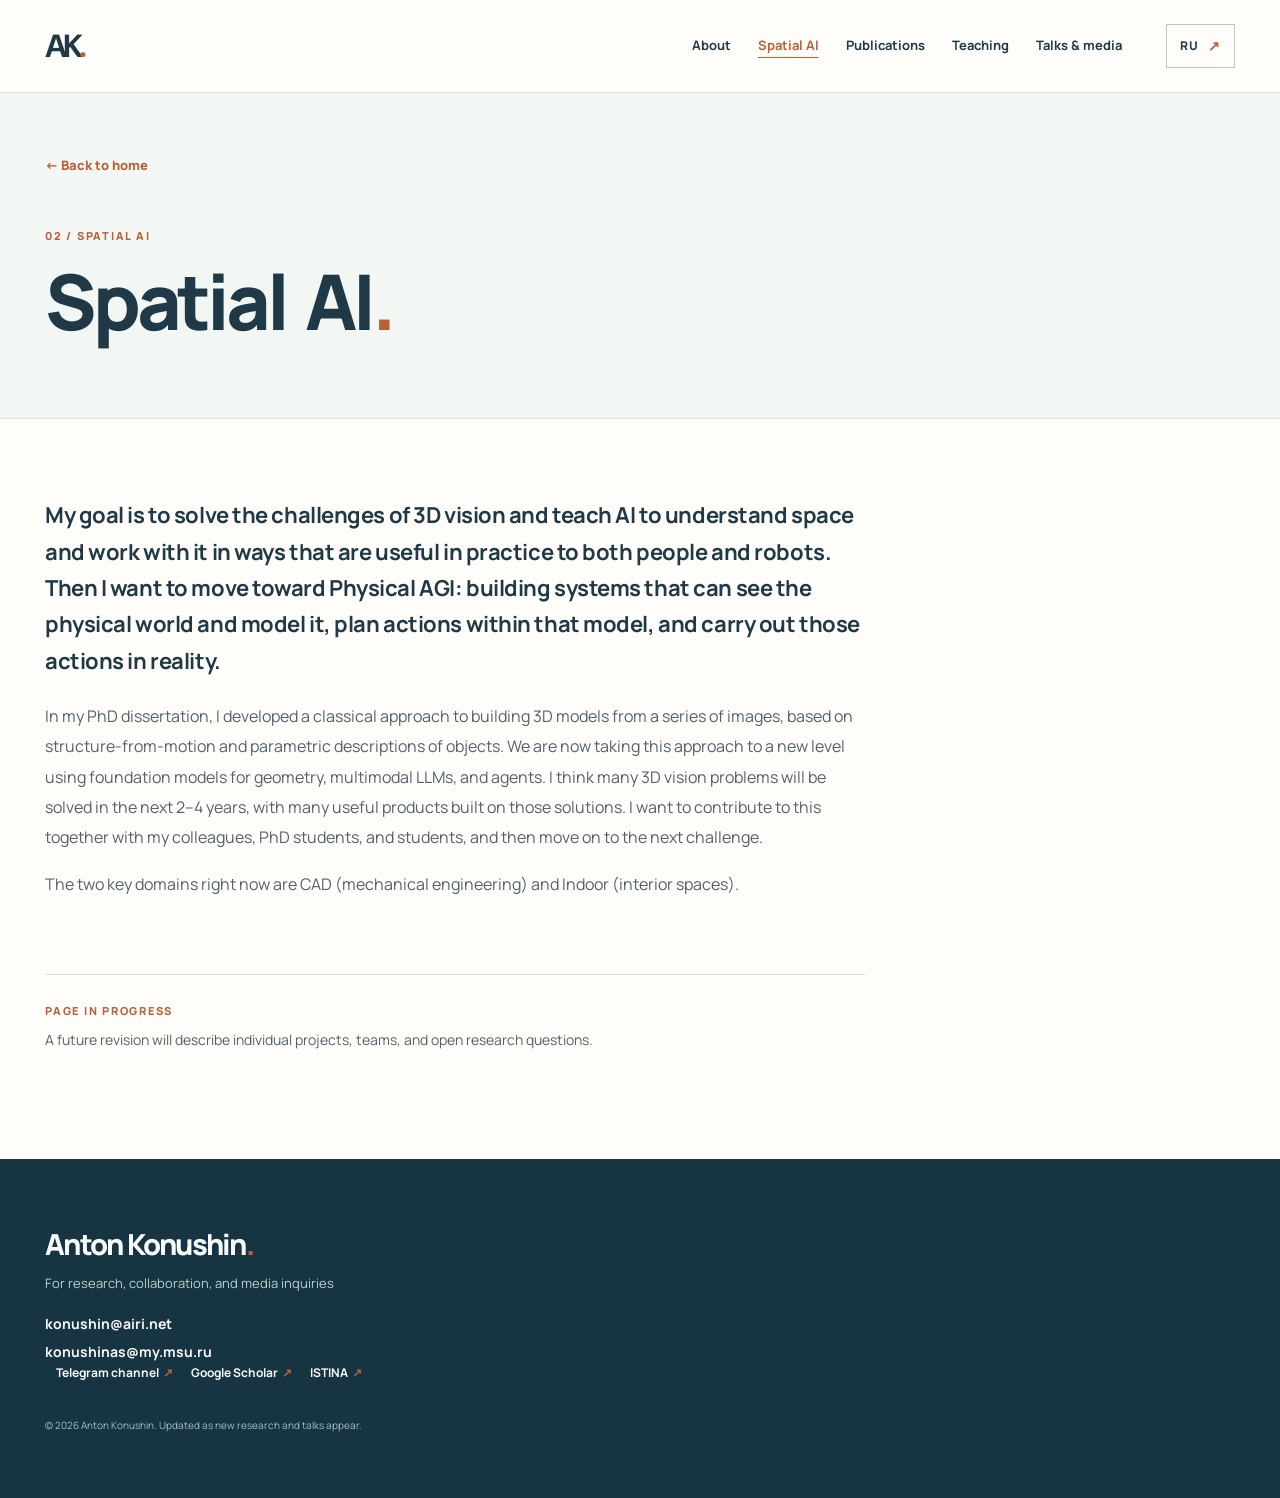
<file: en/spatial-ai/index.html>
<!doctype html><html lang="en"><head><meta charset="utf-8"><meta name="viewport" content="width=device-width,initial-scale=1"><meta name="color-scheme" content="light"><title>Spatial AI — Anton Konushin</title><meta name="description" content="My goal is to solve the challenges of 3D vision and teach AI to understand space and work with it in ways that are useful in practice to both people and robots. Then I want to move toward Physical AGI: building systems that can see the physical world and model it, plan actions within that model, and carry out those actions in reality."><link rel="canonical" href="https://antonkonushin.ru/en/spatial-ai/"><link rel="alternate" hreflang="ru" href="https://antonkonushin.ru/spatial-ai/"><link rel="alternate" hreflang="en" href="https://antonkonushin.ru/en/spatial-ai/"><link rel="icon" type="image/svg+xml" href="../../assets/favicon.svg"><link rel="stylesheet" href="../../assets/styles.css"><meta property="og:type" content="profile"><meta property="og:title" content="Spatial AI — Anton Konushin"><meta property="og:description" content="My goal is to solve the challenges of 3D vision and teach AI to understand space and work with it in ways that are useful in practice to both people and robots. Then I want to move toward Physical AGI: building systems that can see the physical world and model it, plan actions within that model, and carry out those actions in reality."><meta property="og:url" content="https://antonkonushin.ru/en/spatial-ai/"></head><body>
  <a class="skip-link" href="#main">Skip to content</a>
  <header class="site-header"><div class="shell header-inner"><a class="wordmark" href="../index.html">AK<span class="wordmark-dot">.</span></a><nav aria-label="Main navigation"><a href="../about/index.html">About</a><a href="index.html" aria-current="page">Spatial AI</a><a href="../publications/index.html">Publications</a><a href="../teaching/index.html">Teaching</a><a href="../media/index.html">Talks &amp; media</a></nav><a class="lang-switch" href="../../spatial-ai/index.html" lang="ru">RU<span aria-hidden="true">↗</span></a></div></header>
  <main id="main"><section class="detail-hero"><div class="shell"><a class="back-link" href="../index.html">← Back to home</a><span class="section-index">02 / Spatial AI</span><h1>Spatial AI<span class="period">.</span></h1></div></section><section class="detail-content shell"><div class="detail-prose"><p class="detail-lead">My goal is to solve the challenges of 3D vision and teach AI to understand space and work with it in ways that are useful in practice to both people and robots. Then I want to move toward Physical AGI: building systems that can see the physical world and model it, plan actions within that model, and carry out those actions in reality.</p><p>In my PhD dissertation, I developed a classical approach to building 3D models from a series of images, based on structure-from-motion and parametric descriptions of objects. We are now taking this approach to a new level using foundation models for geometry, multimodal LLMs, and agents. I think many 3D vision problems will be solved in the next 2–4 years, with many useful products built on those solutions. I want to contribute to this together with my colleagues, PhD students, and students, and then move on to the next challenge.</p><p>The two key domains right now are CAD (mechanical engineering) and Indoor (interior spaces).</p></div><aside class="detail-note"><span class="section-index">Page in progress</span><p>A future revision will describe individual projects, teams, and open research questions.</p></aside></section></main>
  <footer class="footer"><div class="shell footer-inner"><div><p class="footer-name">Anton Konushin<span class="period">.</span></p><p>For research, collaboration, and media inquiries</p><div class="footer-emails"><a href="mailto:konushin@airi.net">konushin@airi.net</a><a href="mailto:konushinas@my.msu.ru">konushinas@my.msu.ru</a></div><div class="footer-right"><div><a class="" href="https://t.me/ktoshiks" target="_blank" rel="noopener noreferrer">Telegram channel<span aria-hidden="true">↗</span></a><a class="" href="https://scholar.google.com/citations?user=ZT_k-wMAAAAJ&amp;hl=en" target="_blank" rel="noopener noreferrer">Google Scholar<span aria-hidden="true">↗</span></a><a class="" href="https://istina.msu.ru/profile/KonushinAS/" target="_blank" rel="noopener noreferrer">ISTINA<span aria-hidden="true">↗</span></a></div><small>© 2026 Anton Konushin. Updated as new research and talks appear.</small></div></div></footer></body></html>
</file>
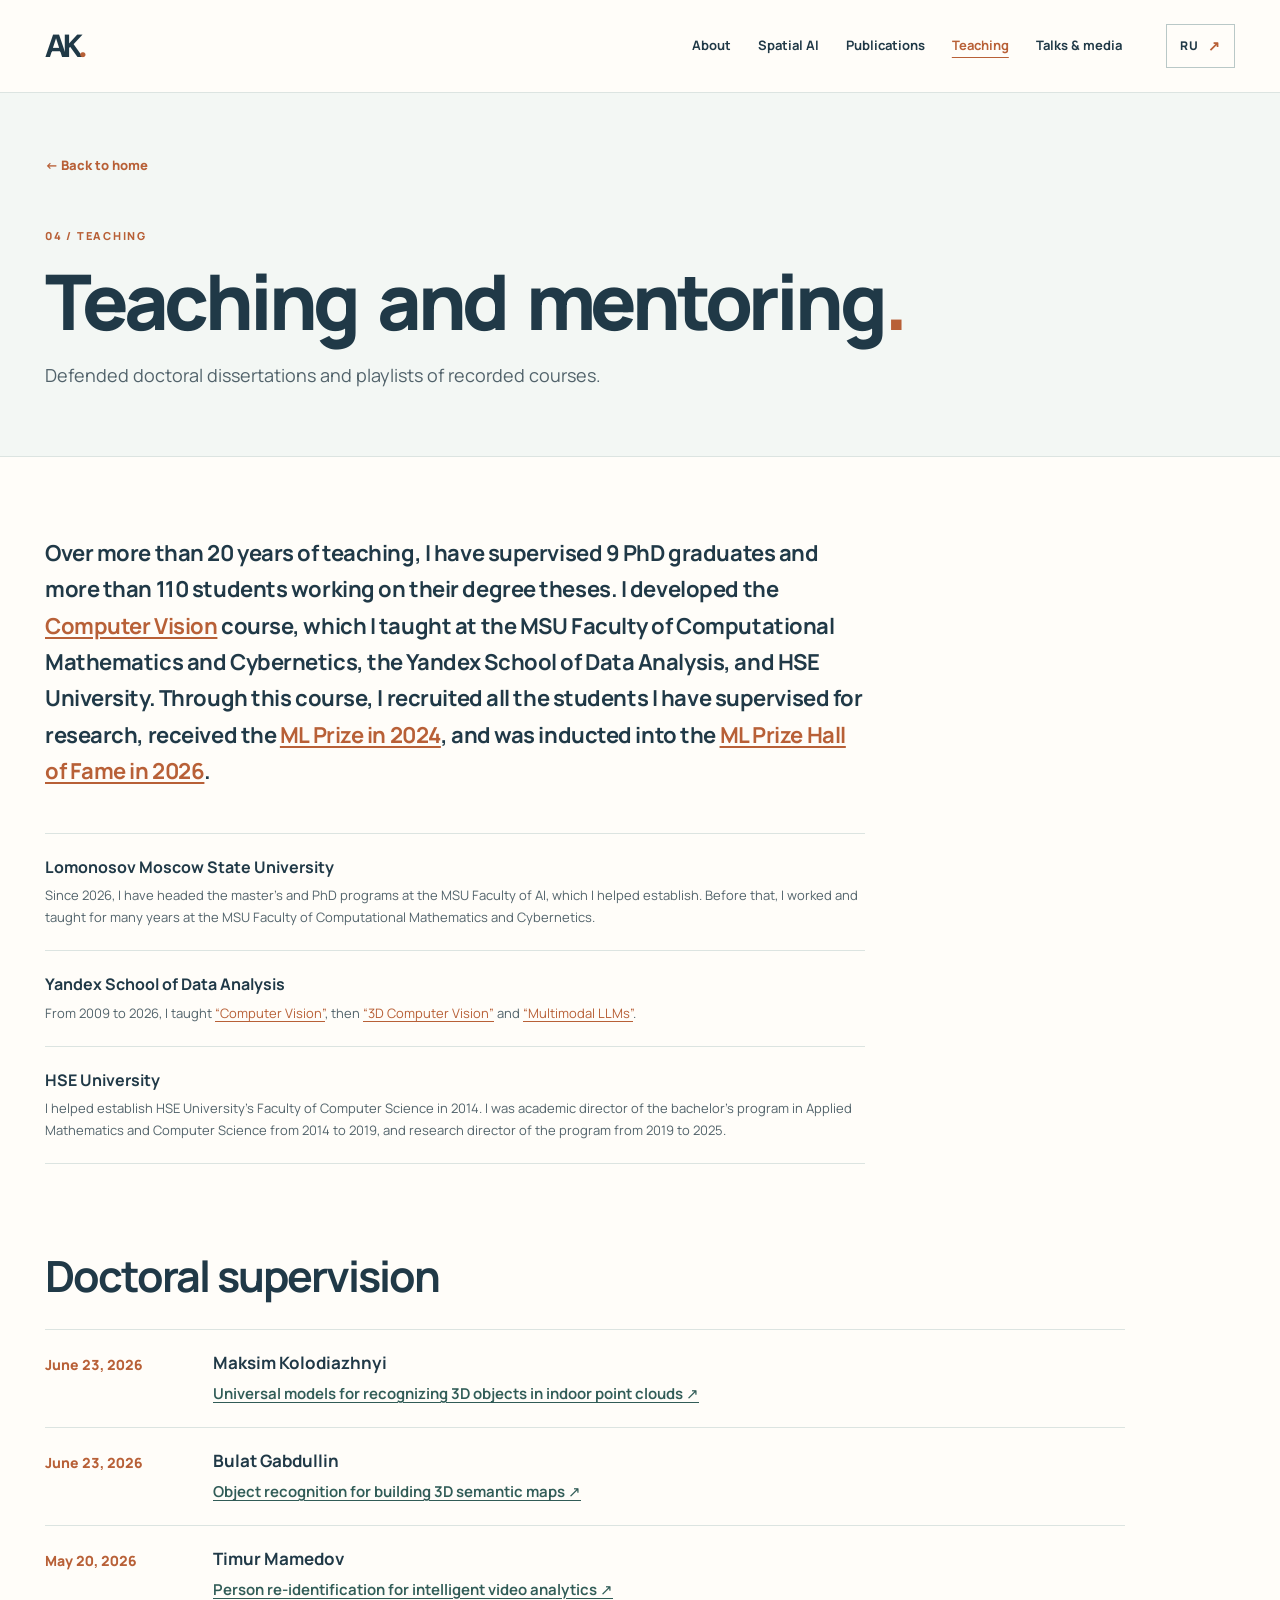
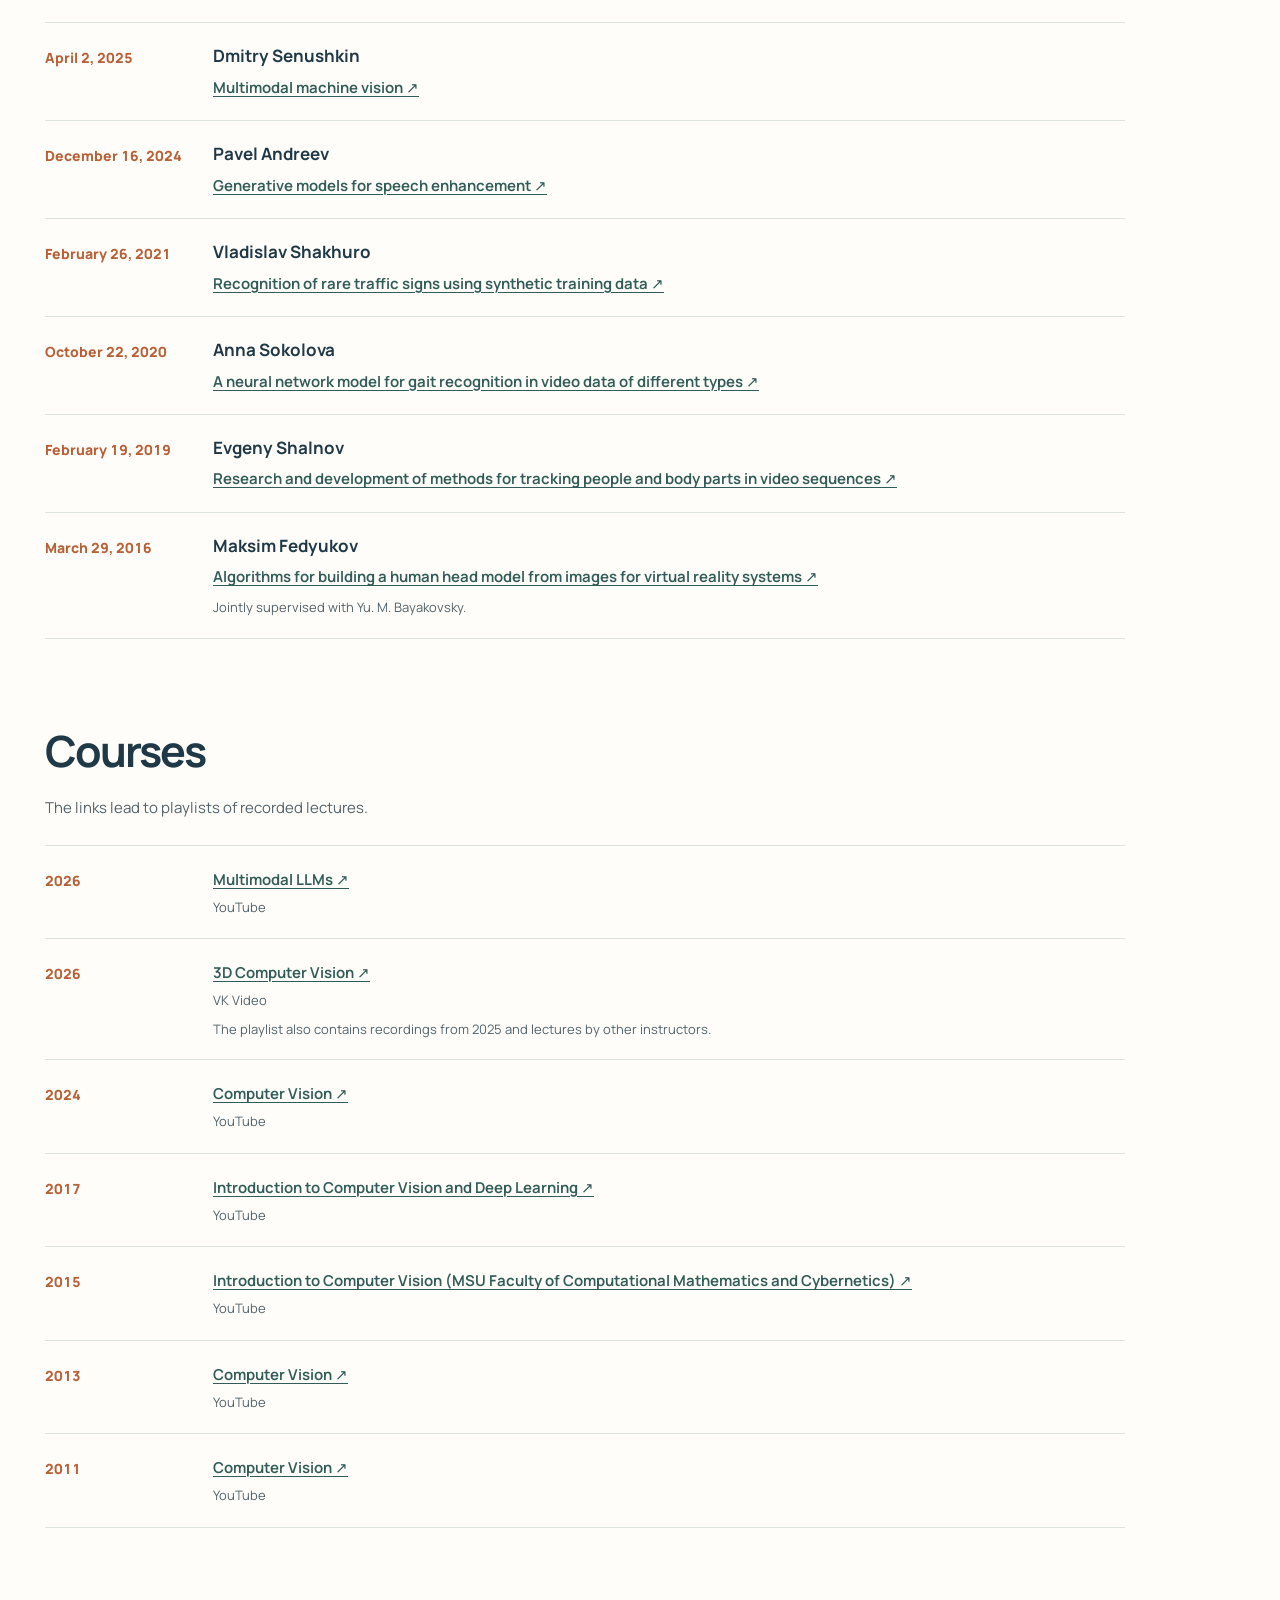
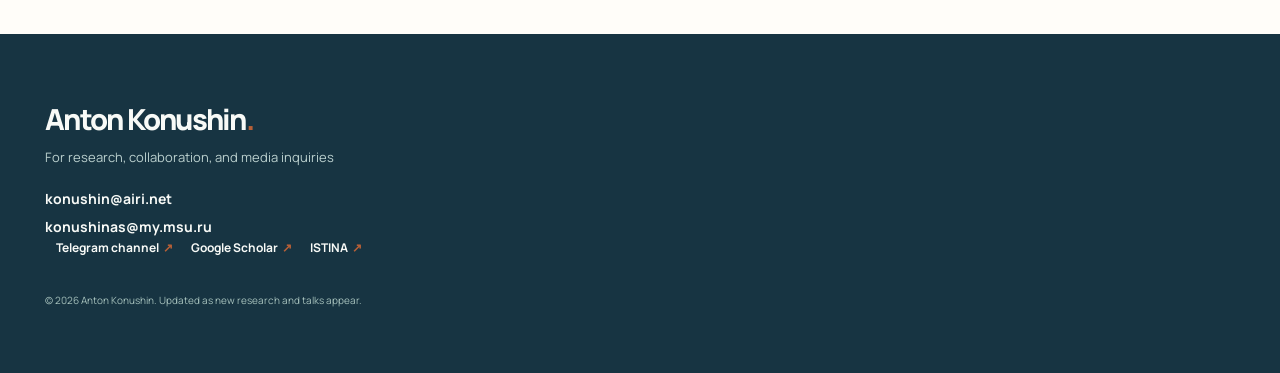
<file: en/teaching/index.html>
<!doctype html><html lang="en"><head><meta charset="utf-8"><meta name="viewport" content="width=device-width,initial-scale=1"><meta name="color-scheme" content="light"><title>Teaching and mentoring — Anton Konushin</title><meta name="description" content="Defended doctoral dissertations and playlists of recorded courses."><link rel="canonical" href="https://antonkonushin.ru/en/teaching/"><link rel="alternate" hreflang="ru" href="https://antonkonushin.ru/teaching/"><link rel="alternate" hreflang="en" href="https://antonkonushin.ru/en/teaching/"><link rel="icon" type="image/svg+xml" href="../../assets/favicon.svg"><link rel="stylesheet" href="../../assets/styles.css"><meta property="og:type" content="profile"><meta property="og:title" content="Teaching and mentoring — Anton Konushin"><meta property="og:description" content="Defended doctoral dissertations and playlists of recorded courses."><meta property="og:url" content="https://antonkonushin.ru/en/teaching/"></head><body>
  <a class="skip-link" href="#main">Skip to content</a>
  <header class="site-header"><div class="shell header-inner"><a class="wordmark" href="../index.html">AK<span class="wordmark-dot">.</span></a><nav aria-label="Main navigation"><a href="../about/index.html">About</a><a href="../spatial-ai/index.html">Spatial AI</a><a href="../publications/index.html">Publications</a><a href="index.html" aria-current="page">Teaching</a><a href="../media/index.html">Talks &amp; media</a></nav><a class="lang-switch" href="../../teaching/index.html" lang="ru">RU<span aria-hidden="true">↗</span></a></div></header>
  <main id="main"><section class="detail-hero"><div class="shell"><a class="back-link" href="../index.html">← Back to home</a><span class="section-index">04 / Teaching</span><h1>Teaching and mentoring<span class="period">.</span></h1><p class="detail-intro">Defended doctoral dissertations and playlists of recorded courses.</p></div></section><section class="detail-content shell"><div class="detail-prose"><p class="detail-lead">Over more than 20 years of teaching, I have supervised 9 PhD graduates and more than 110 students working on their degree theses. I developed the <a href="https://www.youtube.com/playlist?list=PLbwKcm5vdiSbPcSIcX-2NnVhQdZil9a-Y" target="_blank" rel="noopener noreferrer">Computer Vision</a> course, which I taught at the MSU Faculty of Computational Mathematics and Cybernetics, the Yandex School of Data Analysis, and HSE University. Through this course, I recruited all the students I have supervised for research, received the <a href="https://yandex.ru/company/news/02-31-10-2024" target="_blank" rel="noopener noreferrer">ML Prize in 2024</a>, and was inducted into the <a href="https://yandex.ru/company/news/19-09-2026-01" target="_blank" rel="noopener noreferrer">ML Prize Hall of Fame in 2026</a>.</p></div><ul class="teaching-list detail-teaching"><li><h3>Lomonosov Moscow State University</h3><p>Since 2026, I have headed the master&#39;s and PhD programs at the MSU Faculty of AI, which I helped establish. Before that, I worked and taught for many years at the MSU Faculty of Computational Mathematics and Cybernetics.</p></li><li><h3>Yandex School of Data Analysis</h3><p>From 2009 to 2026, I taught <a href="https://www.youtube.com/playlist?list=PLbwKcm5vdiSbPcSIcX-2NnVhQdZil9a-Y" target="_blank" rel="noopener noreferrer">“Computer Vision”</a>, then <a href="https://vkvideo.ru/playlist/-227352629_10" target="_blank" rel="noopener noreferrer">“3D Computer Vision”</a> and <a href="https://www.youtube.com/playlist?list=PLWI0ElBVXPkatrbB-ZN36YDY14vZOU--C" target="_blank" rel="noopener noreferrer">“Multimodal LLMs”</a>.</p></li><li><h3>HSE University</h3><p>I helped establish HSE University&#39;s Faculty of Computer Science in 2014. I was academic director of the bachelor&#39;s program in Applied Mathematics and Computer Science from 2014 to 2019, and research director of the program from 2019 to 2025.</p></li></ul><section class="teaching-detail-section" id="doctoral-supervision" aria-labelledby="doctoral-supervision-title"><h2 id="doctoral-supervision-title">Doctoral supervision</h2><ul class="teaching-records"><li><time datetime="2026-06-23">June 23, 2026</time><div><h3>Maksim Kolodiazhnyi</h3><a href="https://www.hse.ru/sci/diss/1146723816" target="_blank" rel="noopener noreferrer">Universal models for recognizing 3D objects in indoor point clouds<span aria-hidden="true"> ↗</span></a></div></li><li><time datetime="2026-06-23">June 23, 2026</time><div><h3>Bulat Gabdullin</h3><a href="https://www.hse.ru/sci/diss/1141185942" target="_blank" rel="noopener noreferrer">Object recognition for building 3D semantic maps<span aria-hidden="true"> ↗</span></a></div></li><li><time datetime="2026-05-20">May 20, 2026</time><div><h3>Timur Mamedov</h3><a href="https://www.hse.ru/sci/diss/1132847790" target="_blank" rel="noopener noreferrer">Person re-identification for intelligent video analytics<span aria-hidden="true"> ↗</span></a></div></li><li><time datetime="2025-04-02">April 2, 2025</time><div><h3>Dmitry Senushkin</h3><a href="https://www.hse.ru/sci/diss/955772502" target="_blank" rel="noopener noreferrer">Multimodal machine vision<span aria-hidden="true"> ↗</span></a></div></li><li><time datetime="2024-12-16">December 16, 2024</time><div><h3>Pavel Andreev</h3><a href="https://www.hse.ru/sci/diss/958042497" target="_blank" rel="noopener noreferrer">Generative models for speech enhancement<span aria-hidden="true"> ↗</span></a></div></li><li><time datetime="2021-02-26">February 26, 2021</time><div><h3>Vladislav Shakhuro</h3><a href="https://www.hse.ru/sci/diss/426009543" target="_blank" rel="noopener noreferrer">Recognition of rare traffic signs using synthetic training data<span aria-hidden="true"> ↗</span></a></div></li><li><time datetime="2020-10-22">October 22, 2020</time><div><h3>Anna Sokolova</h3><a href="https://www.hse.ru/sci/diss/378898602" target="_blank" rel="noopener noreferrer">A neural network model for gait recognition in video data of different types<span aria-hidden="true"> ↗</span></a></div></li><li><time datetime="2019-02-19">February 19, 2019</time><div><h3>Evgeny Shalnov</h3><a href="https://keldysh.ru/council/1/council1-def02401.html#2018-shalnov2" target="_blank" rel="noopener noreferrer">Research and development of methods for tracking people and body parts in video sequences<span aria-hidden="true"> ↗</span></a></div></li><li><time datetime="2016-03-29">March 29, 2016</time><div><h3>Maksim Fedyukov</h3><a href="https://keldysh.ru/council/1/council1-def02401.html#2016-fedyukov" target="_blank" rel="noopener noreferrer">Algorithms for building a human head model from images for virtual reality systems<span aria-hidden="true"> ↗</span></a><p class="teaching-caption">Jointly supervised with Yu. M. Bayakovsky.</p></div></li></ul></section><section class="teaching-detail-section" id="video-courses" aria-labelledby="video-courses-title"><h2 id="video-courses-title">Courses</h2><p class="teaching-section-note">The links lead to playlists of recorded lectures.</p><ul class="teaching-records"><li><span class="course-year">2026</span><div><h3><a href="https://www.youtube.com/playlist?list=PLWI0ElBVXPkatrbB-ZN36YDY14vZOU--C" target="_blank" rel="noopener noreferrer">Multimodal LLMs<span aria-hidden="true"> ↗</span></a></h3><span class="course-platform">YouTube</span></div></li><li><span class="course-year">2026</span><div><h3><a href="https://vkvideo.ru/playlist/-227352629_10" target="_blank" rel="noopener noreferrer">3D Computer Vision<span aria-hidden="true"> ↗</span></a></h3><span class="course-platform">VK Video</span><p class="teaching-caption">The playlist also contains recordings from 2025 and lectures by other instructors.</p></div></li><li><span class="course-year">2024</span><div><h3><a href="https://www.youtube.com/playlist?list=PLbwKcm5vdiSbPcSIcX-2NnVhQdZil9a-Y" target="_blank" rel="noopener noreferrer">Computer Vision<span aria-hidden="true"> ↗</span></a></h3><span class="course-platform">YouTube</span></div></li><li><span class="course-year">2017</span><div><h3><a href="https://www.youtube.com/playlist?list=PLbwKcm5vdiSYL_yEwQ6JIICBA4dMtHNxo" target="_blank" rel="noopener noreferrer">Introduction to Computer Vision and Deep Learning<span aria-hidden="true"> ↗</span></a></h3><span class="course-platform">YouTube</span></div></li><li><span class="course-year">2015</span><div><h3><a href="https://www.youtube.com/playlist?list=PLbwKcm5vdiSZGvD9tL4bxj9zXlGfgWstZ" target="_blank" rel="noopener noreferrer">Introduction to Computer Vision (MSU Faculty of Computational Mathematics and Cybernetics)<span aria-hidden="true"> ↗</span></a></h3><span class="course-platform">YouTube</span></div></li><li><span class="course-year">2013</span><div><h3><a href="https://www.youtube.com/playlist?list=PLbwKcm5vdiSa3wctonyNCSOPRVz2x_Pav" target="_blank" rel="noopener noreferrer">Computer Vision<span aria-hidden="true"> ↗</span></a></h3><span class="course-platform">YouTube</span></div></li><li><span class="course-year">2011</span><div><h3><a href="https://www.youtube.com/playlist?list=PLbwKcm5vdiSYTm87ntDsYrksE4OfngSzY" target="_blank" rel="noopener noreferrer">Computer Vision<span aria-hidden="true"> ↗</span></a></h3><span class="course-platform">YouTube</span></div></li></ul></section></section></main>
  <footer class="footer"><div class="shell footer-inner"><div><p class="footer-name">Anton Konushin<span class="period">.</span></p><p>For research, collaboration, and media inquiries</p><div class="footer-emails"><a href="mailto:konushin@airi.net">konushin@airi.net</a><a href="mailto:konushinas@my.msu.ru">konushinas@my.msu.ru</a></div><div class="footer-right"><div><a class="" href="https://t.me/ktoshiks" target="_blank" rel="noopener noreferrer">Telegram channel<span aria-hidden="true">↗</span></a><a class="" href="https://scholar.google.com/citations?user=ZT_k-wMAAAAJ&amp;hl=en" target="_blank" rel="noopener noreferrer">Google Scholar<span aria-hidden="true">↗</span></a><a class="" href="https://istina.msu.ru/profile/KonushinAS/" target="_blank" rel="noopener noreferrer">ISTINA<span aria-hidden="true">↗</span></a></div><small>© 2026 Anton Konushin. Updated as new research and talks appear.</small></div></div></footer></body></html>
</file>
<file: assets/styles.css>
@import url('https://fonts.googleapis.com/css2?family=DM+Sans:wght@400;500;600;700&family=Manrope:wght@400;500;600;700;800&display=swap');

:root{--ink:#203947;--muted:#52636b;--line:#dce4e1;--paper:#fffdf9;--wash:#f3f7f4;--accent:#b86037;--deep:#173442;--mint:#dceae4;--font:'Manrope','Segoe UI',Arial,sans-serif}
*{box-sizing:border-box}
html{scroll-behavior:smooth}
body{margin:0;background:var(--paper);color:var(--ink);font-family:var(--font);line-height:1.65;-webkit-font-smoothing:antialiased}
img,svg{display:block;max-width:100%}
a{color:inherit;text-decoration:none}
a:hover{color:var(--accent)}
a:focus-visible{outline:3px solid var(--accent);outline-offset:4px;border-radius:3px}
.shell{width:min(1190px,calc(100% - 80px));margin:0 auto}
.skip-link{position:absolute;top:-60px;left:24px;background:var(--deep);color:#fff;padding:10px 15px;z-index:30}.skip-link:focus{top:12px}
.site-header{position:relative;z-index:10;background:rgba(255,253,249,.95);border-bottom:1px solid var(--line)}
.header-inner{min-height:92px;display:flex;align-items:center;gap:44px}
.wordmark{font-family:'DM Sans',Arial,sans-serif;font-size:32px;letter-spacing:-.12em;font-weight:700;white-space:nowrap;line-height:1}.wordmark-dot,.period{color:var(--accent)}
.header-inner nav{display:flex;align-items:center;gap:27px;margin-left:auto}
.header-inner nav a{font-size:13px;font-weight:700;white-space:nowrap;transition:color .2s}
.lang-switch{display:inline-flex;align-items:center;justify-content:center;gap:10px;border:1px solid #b9c8c7;padding:9px 13px;font-size:12px;font-weight:800;letter-spacing:.06em;white-space:nowrap}
.lang-switch span{font-size:14px;color:var(--accent)}
.hero{min-height:654px;display:grid;grid-template-columns:minmax(0,1.2fr) minmax(310px,.8fr);align-items:center;gap:58px;padding-top:70px;padding-bottom:78px}
.eyebrow{display:flex;align-items:center;gap:12px;text-transform:uppercase;letter-spacing:.14em;font-size:11px;font-weight:800;color:var(--accent);margin:0 0 25px}.eyebrow-line{display:block;width:32px;height:1px;background:var(--accent)}
h1,h2,h3,p{margin-top:0}
h1{font-size:clamp(56px,6.7vw,99px);line-height:1.04;letter-spacing:-.055em;word-spacing:.12em;font-weight:800;margin:0 0 13px}
.hero-tagline{font-size:clamp(19px,2vw,25px);line-height:1.45;letter-spacing:-.025em;font-weight:600;max-width:675px;margin:0 0 22px}
.hero-intro{max-width:680px;font-size:15px;color:var(--muted);line-height:1.85;margin-bottom:29px}
.hero-links{display:flex;gap:9px 18px;flex-wrap:wrap;max-width:730px}.hero-links a{display:inline-flex;gap:5px;align-items:center;font-size:12px;font-weight:800;border-bottom:1px solid #abc1ba;padding-bottom:3px}.hero-links a span,.paper-links a span,.media-body a span,.footer-right a span{color:var(--accent)}
.hero-portrait{display:flex;flex-direction:column;align-items:center;justify-content:center;padding:20px 0}
.portrait-ring{width:min(100%,404px);aspect-ratio:1;border-radius:50%;padding:11px;border:1px solid #aec4bb;position:relative;background:var(--mint);box-shadow:0 25px 80px rgba(36,67,64,.10)}
.portrait-ring::after{content:'';position:absolute;inset:-19px;border:1px solid rgba(141,177,162,.42);border-radius:50%;pointer-events:none}
.portrait-ring img{width:100%;height:100%;object-fit:cover;border-radius:50%;object-position:center 42%}
.portrait-caption{text-transform:uppercase;letter-spacing:.22em;font-size:10px;font-weight:800;color:#7b958e;margin-top:38px}
.roles-band{background:var(--wash);border-top:1px solid #e5ece8;border-bottom:1px solid #e5ece8}
.roles-layout{display:grid;grid-template-columns:.85fr 1.15fr;gap:12%;padding-top:86px;padding-bottom:90px}
.section-index{display:block;font-size:11px;letter-spacing:.16em;text-transform:uppercase;color:var(--accent);font-weight:800;margin-bottom:18px}
.section-side h2,.section-heading h2{font-size:clamp(38px,4.3vw,63px);line-height:1.15;letter-spacing:-.065em;font-weight:800;margin:0 0 22px}
.section-side p,.section-heading>p{font-size:15px;color:var(--muted);line-height:1.85;max-width:650px;margin:0}
.roles-list h3{text-transform:uppercase;letter-spacing:.16em;font-size:11px;color:#678379;margin:0 0 13px}.roles-list ul{list-style:none;margin:0;padding:0}.roles-list li{padding:17px 0;border-bottom:1px solid #d5e2db;display:grid;grid-template-columns:34% 1fr;gap:16px;align-items:baseline}.roles-list li:first-child{border-top:1px solid #d5e2db}.roles-list li span a{font-size:12px;color:var(--accent);font-weight:800}.roles-list li span a span{margin-left:3px}.roles-list li strong{font-size:13px;font-weight:700;line-height:1.5}
.section{padding-top:108px;padding-bottom:112px;scroll-margin-top:30px}
.section-heading{margin-bottom:41px}
.spatial-layout{display:grid;grid-template-columns:40% 1fr;gap:9%;align-items:start}
.spatial-image img{display:block;width:100%;height:auto;border:1px solid #d7e5dc}
.spatial-copy{max-width:650px}.spatial-copy p{font-size:15px;color:var(--muted);line-height:1.85}.spatial-copy .spatial-lead{font-size:20px;line-height:1.6;color:var(--ink);font-weight:700;letter-spacing:-.02em;margin-bottom:22px}.area-list{list-style:none;padding:0;margin:27px 0}.area-list li{border-top:1px solid var(--line);padding:10px 0;font-size:13px;font-weight:700}.area-list li:last-child{border-bottom:1px solid var(--line)}.area-list li::before{content:'↗';margin-right:14px;color:var(--accent)}.text-link{display:inline-flex;gap:9px;align-items:center;font-size:13px;color:var(--accent);font-weight:800;border-bottom:1px solid currentColor;padding-bottom:4px}
.publications-section{background:#f8faf7;border-top:1px solid var(--line);border-bottom:1px solid var(--line)}
.paper-list{border-top:1px solid #d7e1db}.paper{display:grid;grid-template-columns:188px 1fr;gap:30px;padding:26px 0;border-bottom:1px solid #d7e1db}.paper-art{height:151px;width:188px;display:flex;align-items:center;justify-content:center;background:#e3eee8;overflow:hidden}.paper-art img{width:100%;height:100%;object-fit:contain}.paper-copy{padding-top:2px}.paper-meta{font-size:12px;font-weight:800;letter-spacing:.13em;color:var(--accent);display:flex;gap:14px;text-transform:uppercase;margin-bottom:6px}.paper h3{font-size:18px;line-height:1.43;letter-spacing:-.025em;margin-bottom:7px}.paper .authors{font-size:14px;color:#607179;line-height:1.6;margin-bottom:8px}.paper-summary{font-size:14px;color:var(--muted);line-height:1.65;margin-bottom:10px}.paper-links{display:flex;gap:8px 18px;flex-wrap:wrap}.paper-links a{font-size:14px;font-weight:800;color:#315c57;display:inline-flex;gap:4px}.all-works{margin-top:29px}
.teaching-section{display:grid;grid-template-columns:1fr 1fr;gap:11%}.teaching-section .section-heading{margin:0}.teaching-list{list-style:none;margin:0;padding:0}.teaching-list li{padding:22px 0;border-top:1px solid var(--line)}.teaching-list li:last-child{border-bottom:1px solid var(--line)}.teaching-list h3{font-size:16px;line-height:1.45;margin-bottom:5px}.teaching-list p{font-size:13px;color:var(--muted);line-height:1.7;margin:0}
.media-section{background:#edf3ef;border-top:1px solid var(--line)}.media-grid{display:grid;grid-template-columns:repeat(3,1fr);gap:20px}.media-card{background:var(--paper);border:1px solid #d8e4dc;display:flex;flex-direction:column;min-height:420px;transition:transform .2s,box-shadow .2s}.media-card:hover{transform:translateY(-3px);box-shadow:0 15px 35px rgba(35,70,60,.08)}.media-art{height:164px;display:flex;align-items:center;justify-content:center;color:#fff;position:relative;overflow:hidden}.media-art::before,.media-art::after{content:'';position:absolute;border:1px solid rgba(255,255,255,.3);border-radius:50%;width:180px;height:180px}.media-art::after{width:270px;height:270px}.media-art span{font-family:Georgia,serif;z-index:1;font-size:53px;line-height:1}.media-art.interview{background:linear-gradient(135deg,#244c58,#6c9b91)}.media-art.video{background:linear-gradient(135deg,#5a715f,#b4a271)}.media-art.audio{background:linear-gradient(135deg,#805a59,#ba8873)}.media-body{padding:23px;display:flex;flex-direction:column;flex:1}.media-meta{font-size:10px;text-transform:uppercase;letter-spacing:.13em;color:var(--accent);font-weight:800;margin-bottom:12px}.media-body h3{font-size:17px;line-height:1.43;letter-spacing:-.03em;margin-bottom:9px}.media-body p{font-size:12px;color:var(--muted);line-height:1.7;margin-bottom:17px}.media-body a{font-size:12px;font-weight:800;margin-top:auto;display:flex;gap:6px;color:#315c57}
.footer{background:var(--deep);color:#f8faf7;padding:70px 0 65px}.footer-inner{display:flex;justify-content:space-between;gap:40px}.footer-name{font-size:29px;letter-spacing:-.06em;font-weight:800;line-height:1.1;margin-bottom:12px}.footer-inner p:not(.footer-name){font-size:13px;color:#bbd0ce;margin-bottom:18px}.footer-emails{display:flex;flex-direction:column;gap:5px}.footer-emails a{font-size:14px;font-weight:700}.footer-right{text-align:right;display:flex;flex-direction:column;justify-content:space-between;gap:35px}.footer-right>div{display:flex;justify-content:flex-end;gap:18px;flex-wrap:wrap}.footer-right a{font-size:12px;font-weight:700;display:flex;gap:4px}.footer-right small{font-size:10px;color:#a6c1bc;line-height:1.5}
@media(max-width:1100px){.header-inner{gap:25px}.header-inner nav{gap:16px}.header-inner nav a{font-size:12px}.hero{gap:25px;min-height:600px}.hero-intro{font-size:14px}.portrait-ring{max-width:340px}}
@media(max-width:800px){.shell{width:min(100% - 42px,650px)}.header-inner{min-height:76px;flex-wrap:wrap;gap:13px}.header-inner nav{order:3;width:100%;overflow-x:auto;padding:0 0 15px;gap:21px;margin-left:0;scrollbar-width:none}.header-inner nav::-webkit-scrollbar{display:none}.lang-switch{margin-left:auto}.hero{grid-template-columns:1fr;gap:38px;padding-top:50px;padding-bottom:60px;min-height:0}.hero-portrait{padding:0 0 8px}.portrait-ring{width:250px}.portrait-caption{margin-top:25px}h1{font-size:clamp(51px,10vw,76px)}.roles-layout{grid-template-columns:1fr;gap:36px;padding-top:70px;padding-bottom:70px}.section{padding-top:75px;padding-bottom:80px}.spatial-layout{grid-template-columns:1fr;gap:35px}.spatial-mark{height:300px}.teaching-section{grid-template-columns:1fr;gap:35px}.media-grid{grid-template-columns:1fr}.media-card{min-height:0}.media-art{height:155px}.footer-inner{flex-direction:column}.footer-right{text-align:left}.footer-right>div{justify-content:flex-start}}
@media(max-width:480px){.shell{width:calc(100% - 34px)}.wordmark{font-size:28px}.header-inner nav{gap:17px}.header-inner nav a{font-size:11px}.hero{padding-top:38px}.portrait-ring{width:210px;padding:7px}.portrait-ring::after{inset:-12px}.eyebrow{font-size:9px;letter-spacing:.1em}.hero-tagline{font-size:19px}.hero-intro{font-size:13px}.hero-links{gap:9px 17px}.hero-links a{font-size:11px}.roles-list li{grid-template-columns:1fr;gap:3px}.section-side h2,.section-heading h2{font-size:39px}.spatial-copy .spatial-lead{font-size:18px}.paper{grid-template-columns:1fr;gap:15px}.paper-art{width:100%;height:145px}.paper-art svg{width:165px}.paper-copy{padding:0 2px}.footer{padding:58px 0}}
@media(prefers-reduced-motion:reduce){html{scroll-behavior:auto}.media-card{transition:none}}

.header-inner nav a[aria-current=page]{color:var(--accent);text-decoration:underline;text-underline-offset:7px}
.teaching-section .section-heading p a,.detail-prose .detail-lead a{color:var(--accent);text-decoration:underline;text-underline-offset:3px}
.teaching-list p a{color:var(--accent);text-decoration:underline;text-underline-offset:3px}
.teaching-detail-section{max-width:1080px;margin-top:86px}.teaching-detail-section>h2{font-size:clamp(30px,3.4vw,43px);line-height:1.2;letter-spacing:-.045em;margin:0 0 27px}.teaching-section-note{font-size:15px;line-height:1.7;color:var(--muted);margin:-8px 0 24px}.teaching-records{list-style:none;margin:0;padding:0;border-top:1px solid var(--line)}.teaching-records li{display:grid;grid-template-columns:140px minmax(0,1fr);gap:14px 28px;padding:20px 0;border-bottom:1px solid var(--line)}.teaching-records time,.course-year{color:var(--accent);font-size:14px;font-weight:800;font-variant-numeric:tabular-nums;padding-top:3px}.teaching-records h3{font-size:17px;line-height:1.5;margin:0 0 5px}.teaching-records a{color:#315c57;font-size:15px;line-height:1.6;font-weight:650;text-decoration:underline;text-underline-offset:3px}.teaching-records a span{font-weight:400}.course-platform{display:block;color:var(--muted);font-size:13px;margin-top:4px}.teaching-caption{font-size:13px;line-height:1.6;color:var(--muted);margin:7px 0 0}
@media(max-width:650px){.teaching-detail-section{margin-top:64px}.teaching-records li{grid-template-columns:1fr;gap:7px}.teaching-records time,.course-year{padding-top:0}}
.section-more{margin-top:28px}.spatial-copy .section-more{margin-top:20px}.media-section .section-more{margin-top:32px}
.roles-layout>.section-more,.teaching-section>.section-more{grid-column:1/-1;margin-top:0;justify-self:start}
.detail-hero{background:var(--wash);border-bottom:1px solid var(--line);padding:58px 0 65px}.back-link{display:inline-flex;color:var(--accent);font-size:13px;font-weight:800;margin-bottom:51px}.detail-hero .section-index{margin-bottom:15px}.detail-hero h1{font-size:clamp(52px,6vw,86px);max-width:900px}.detail-intro{font-size:18px;line-height:1.7;color:var(--muted);max-width:800px;margin:20px 0 0}.detail-content{padding-top:78px;padding-bottom:106px;min-height:400px}.detail-prose{max-width:820px}.detail-prose p{color:var(--muted);font-size:16px;line-height:1.9}.detail-prose .detail-lead{font-size:22px;line-height:1.65;color:var(--ink);font-weight:700;letter-spacing:-.02em}.detail-roles{max-width:820px;margin-top:54px}.detail-roles h2{font-size:22px;letter-spacing:-.04em}.detail-roles li{grid-template-columns:38% 1fr}.detail-note{border-top:1px solid var(--line);margin-top:75px;padding-top:27px;max-width:820px}.detail-note .section-index{margin-bottom:8px}.detail-note p{font-size:14px;color:var(--muted);line-height:1.75;margin:0}.detail-content .paper-list{max-width:1000px}.detail-teaching{max-width:820px;margin-top:44px}.detail-content .media-grid{margin-top:8px}
.media-art.has-image{height:auto;aspect-ratio:16/9;background:#e8eeea}.media-art.has-image::before,.media-art.has-image::after{display:none}.media-art.has-image img{width:100%;height:100%;object-fit:cover}.media-art.placeholder{background:linear-gradient(135deg,#244c58,#6c9b91)}
@media(max-width:800px){.detail-hero{padding:38px 0 49px}.back-link{margin-bottom:34px}.detail-content{padding-top:55px;padding-bottom:70px}.detail-note{margin-top:55px}}
@media(max-width:480px){.detail-hero h1{font-size:44px}.detail-intro{font-size:15px}.detail-prose .detail-lead{font-size:19px}.detail-roles li{grid-template-columns:1fr}}

.publication-part+.publication-part{margin-top:96px}.publication-part>h2{font-size:clamp(30px,3.4vw,43px);line-height:1.2;letter-spacing:-.045em;margin:0 0 31px}.bibliography-year{margin-top:34px}.bibliography-year h3{font-size:21px;line-height:1.3;margin:0 0 10px;color:var(--accent)}.bibliography-list,.patent-list{list-style:none;padding:0;margin:0;border-top:1px solid var(--line)}.bibliography-list li{display:grid;grid-template-columns:minmax(0,1fr) auto;gap:12px 24px;align-items:start;padding:15px 0;border-bottom:1px solid var(--line)}.bibliography-title{font-size:16px;font-weight:650;line-height:1.55}.bibliography-list .paper-links{justify-content:flex-end;max-width:360px}.patent-list li{display:grid;grid-template-columns:145px minmax(0,1fr) 100px 75px;gap:16px;align-items:baseline;padding:16px 0;border-bottom:1px solid var(--line);font-size:15px;line-height:1.55}.patent-number{font-weight:800;color:var(--accent)}.patent-title{font-weight:650}.patent-date{color:var(--muted);font-variant-numeric:tabular-nums}.patent-list a{font-size:14px;font-weight:800;color:#315c57}
@media(max-width:800px){.publication-part+.publication-part{margin-top:72px}.bibliography-list li{grid-template-columns:1fr}.bibliography-list .paper-links{justify-content:flex-start;max-width:none}.patent-list li{grid-template-columns:1fr auto;gap:3px 15px}.patent-title{grid-column:1/-1}.patent-date{grid-column:1}.patent-list a{grid-column:2;grid-row:3}}
.cv-download{color:var(--accent);font-size:15px;font-weight:800;text-decoration:underline;text-underline-offset:4px}.cv-section{max-width:1000px;margin-top:78px}.cv-section>h2{font-size:clamp(30px,3.4vw,43px);line-height:1.2;letter-spacing:-.045em;margin:0 0 27px}.cv-work{border-top:1px solid var(--line);padding:26px 0}.cv-work:last-child{border-bottom:1px solid var(--line)}.cv-work-heading{display:flex;justify-content:space-between;align-items:flex-start;gap:18px;margin-bottom:17px}.cv-work h3{font-size:21px;line-height:1.35;letter-spacing:-.02em;margin:0 0 6px}.cv-period{font-size:13px;color:var(--accent);font-weight:800}.cv-work-link{font-size:12px;color:var(--accent);font-weight:700;white-space:nowrap;text-decoration:underline;text-underline-offset:3px}.cv-work ul,.cv-simple-list,.cv-education-list{list-style:none;margin:0;padding:0}.cv-work li{display:grid;grid-template-columns:95px minmax(0,1fr);gap:16px;padding:10px 0}.cv-position-period{font-size:13px;color:var(--accent);font-weight:800}.cv-work h4{font-size:16px;line-height:1.5;margin:0 0 5px}.cv-work p,.cv-simple-list li,.cv-education-list p{font-size:14px;color:var(--muted);line-height:1.75;margin:0}.cv-simple-list li{padding:14px 0 14px 22px;border-top:1px solid var(--line);position:relative}.cv-simple-list li:last-child{border-bottom:1px solid var(--line)}.cv-simple-list li::before{content:"";position:absolute;top:25px;left:1px;width:7px;height:7px;border-radius:50%;background:var(--accent)}.cv-education-list{border-top:1px solid var(--line)}.cv-education-list li{display:grid;grid-template-columns:80px minmax(0,1fr);gap:20px;padding:17px 0;border-bottom:1px solid var(--line)}.cv-education-year{font-size:14px;color:var(--accent);font-weight:800}
@media(max-width:650px){.cv-section{margin-top:62px}.cv-work-heading{display:block}.cv-work-link{display:inline-block;margin-top:8px}.cv-work li{grid-template-columns:1fr;gap:4px}.cv-education-list li{grid-template-columns:58px minmax(0,1fr);gap:12px}}
</file>
